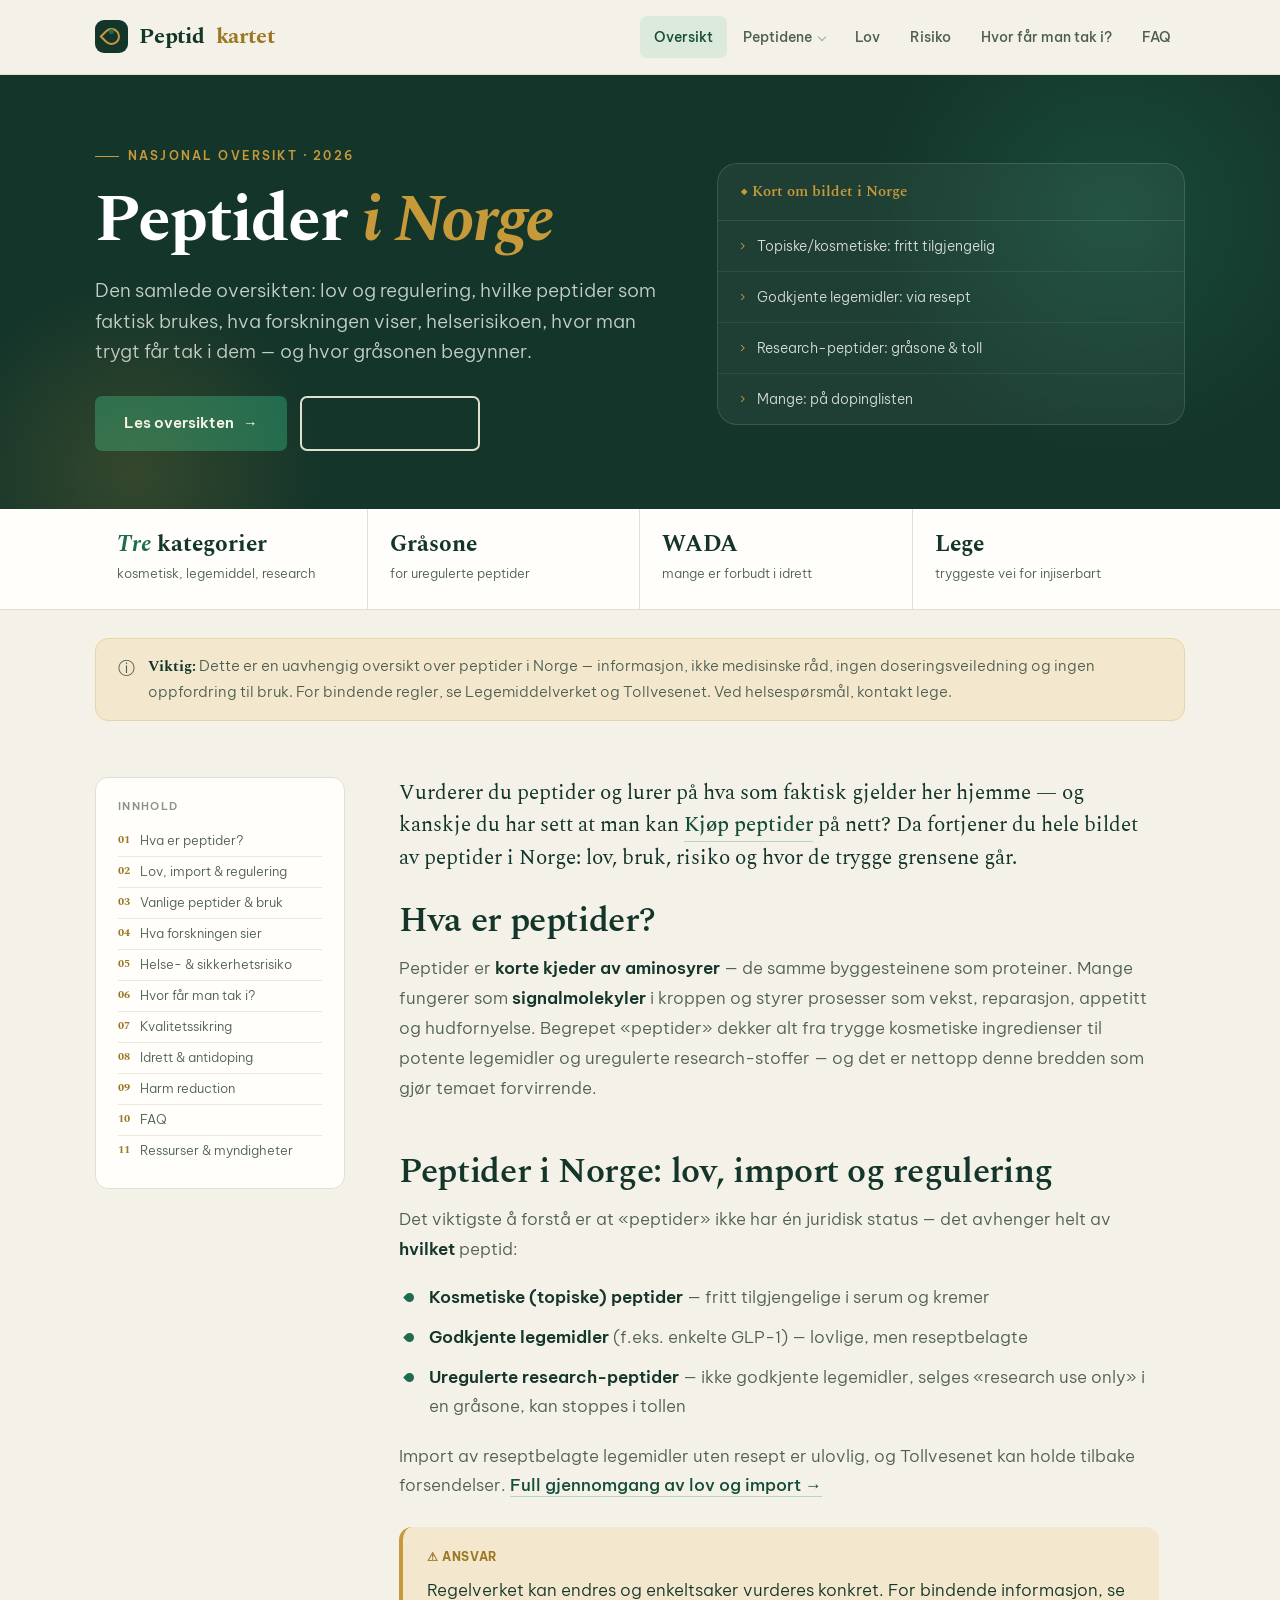
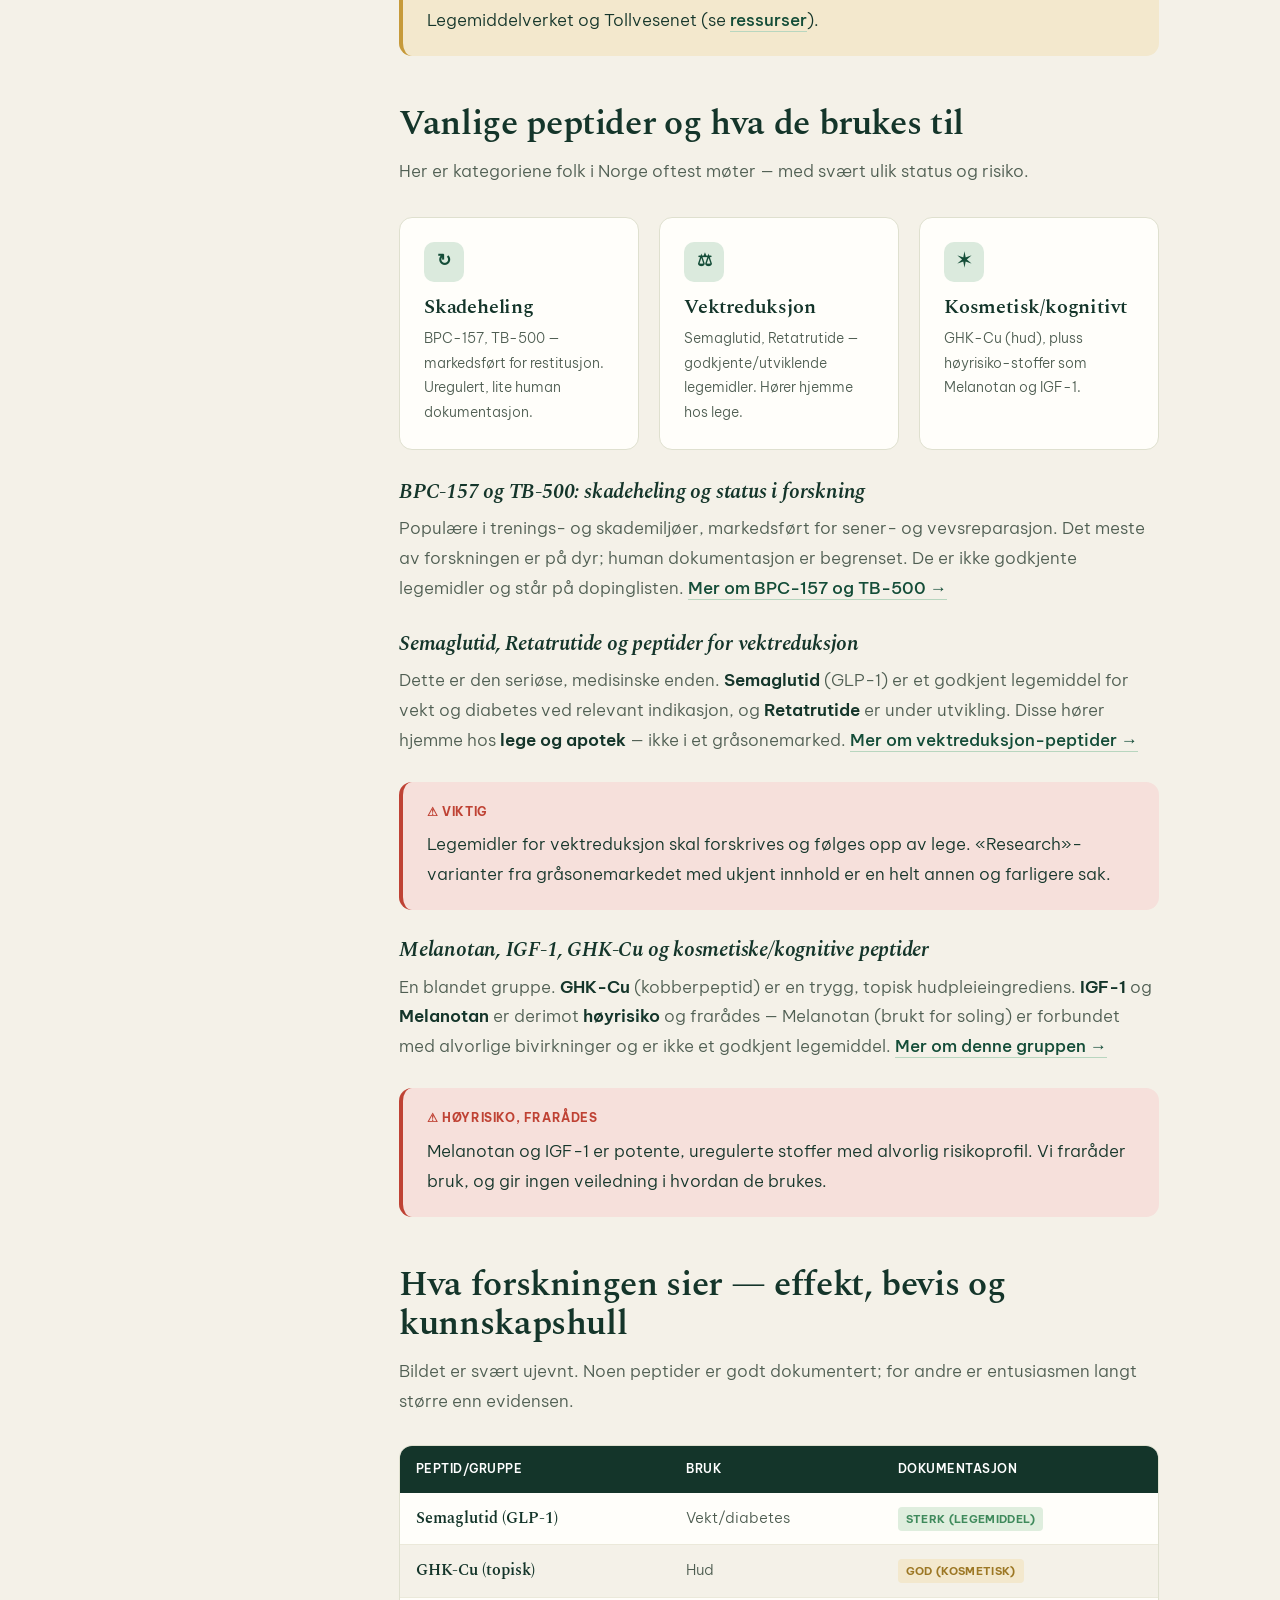
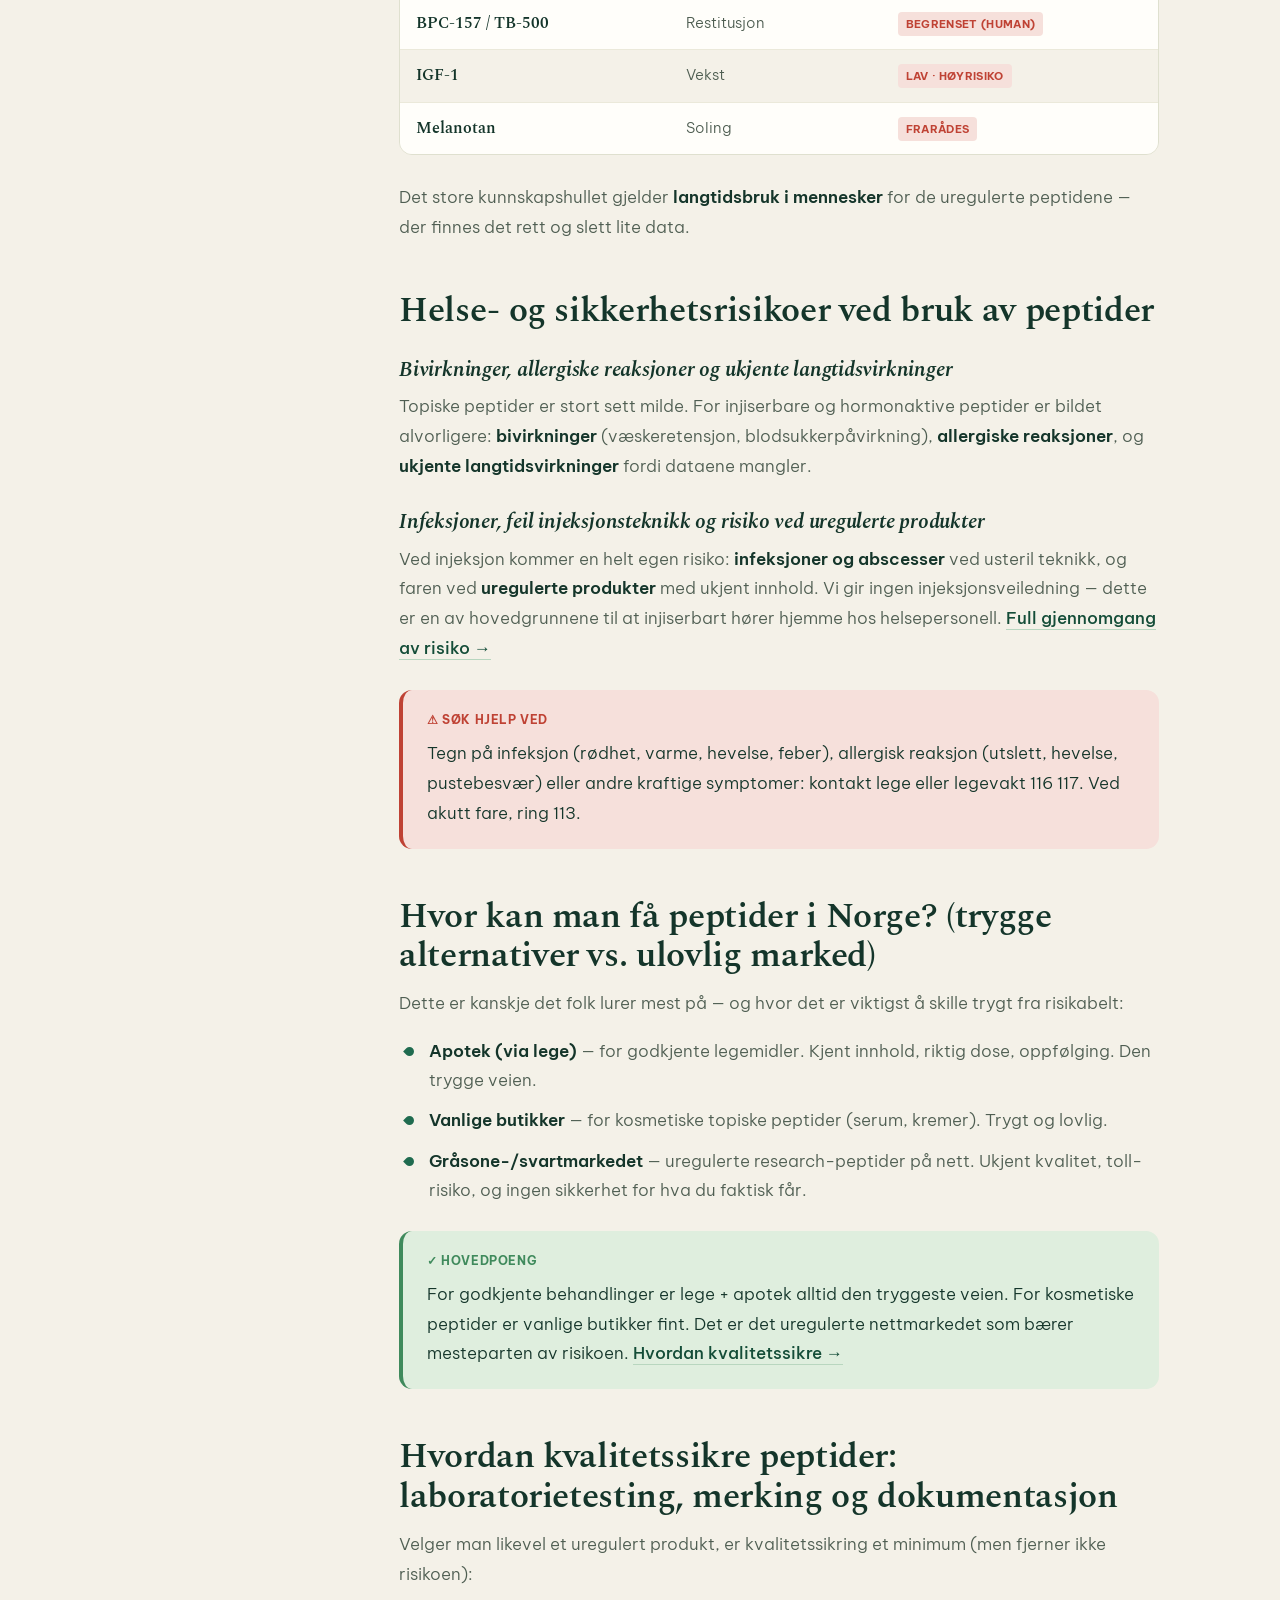
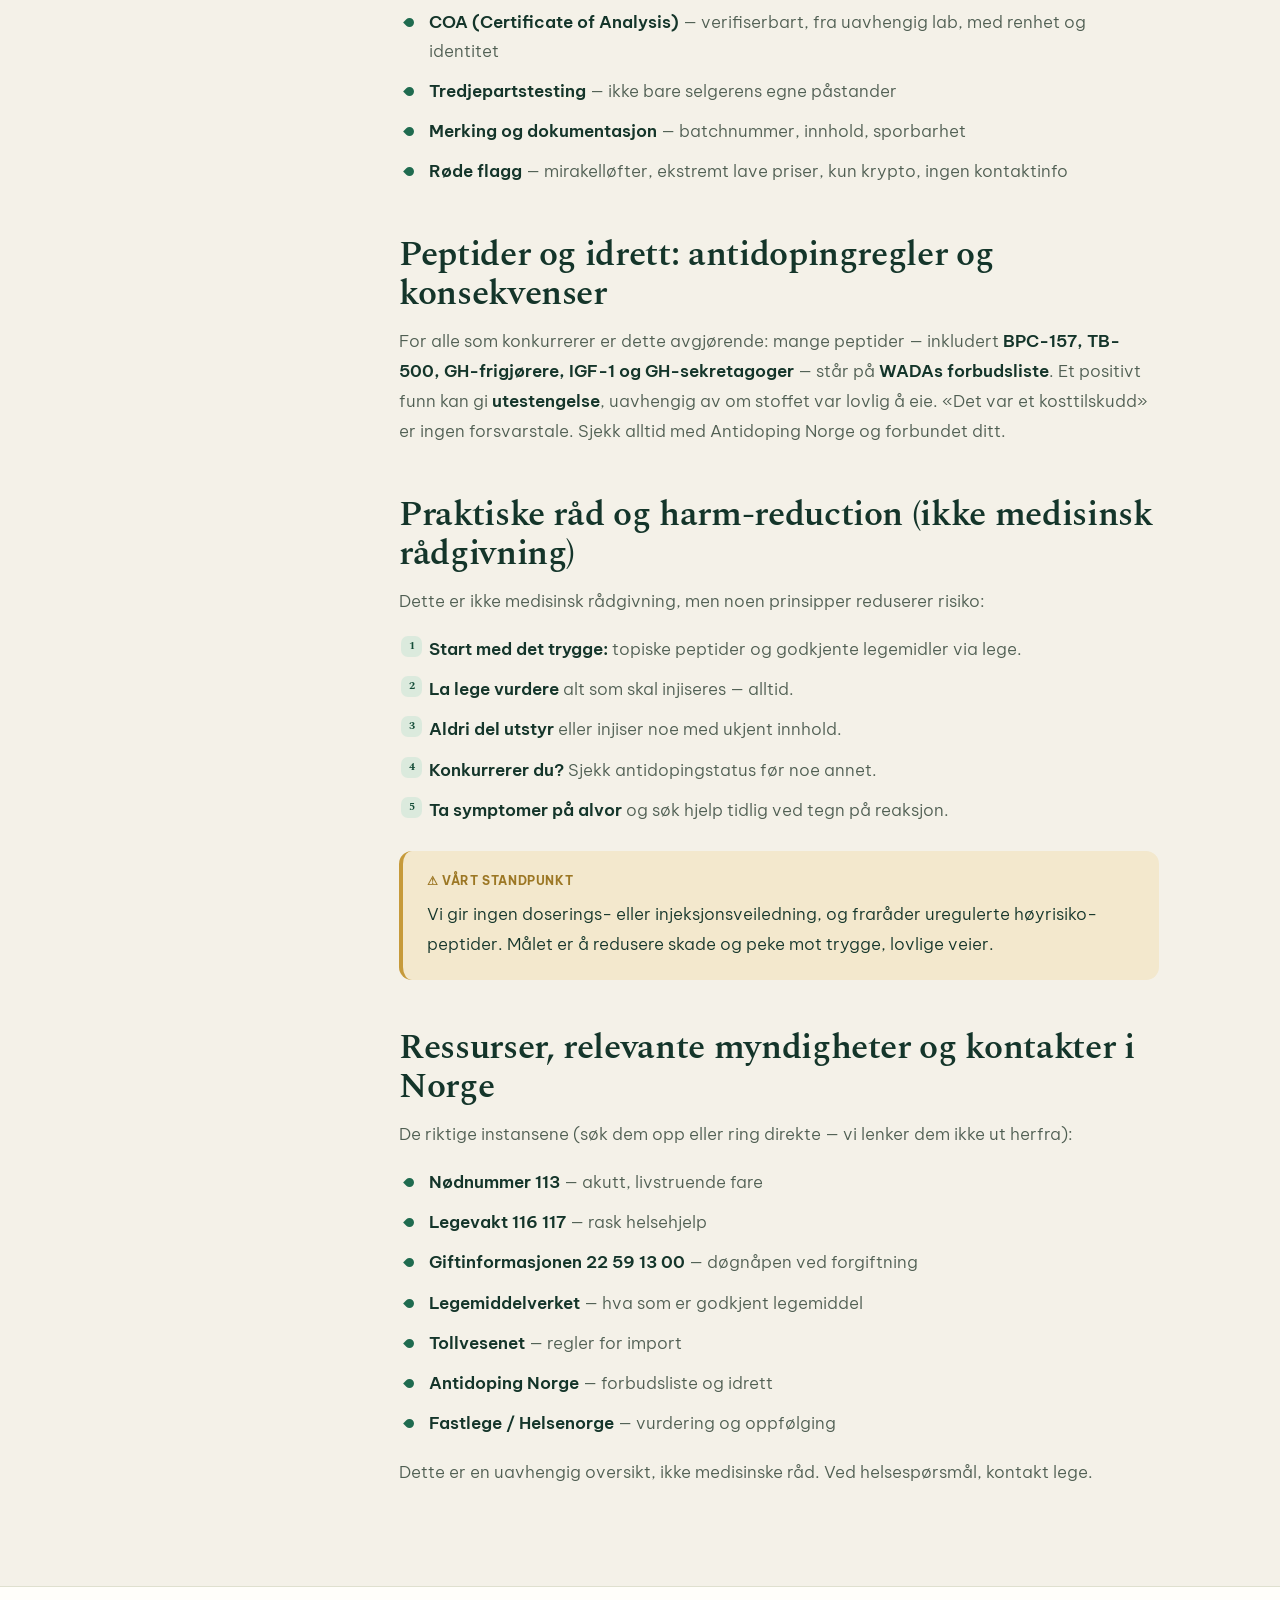
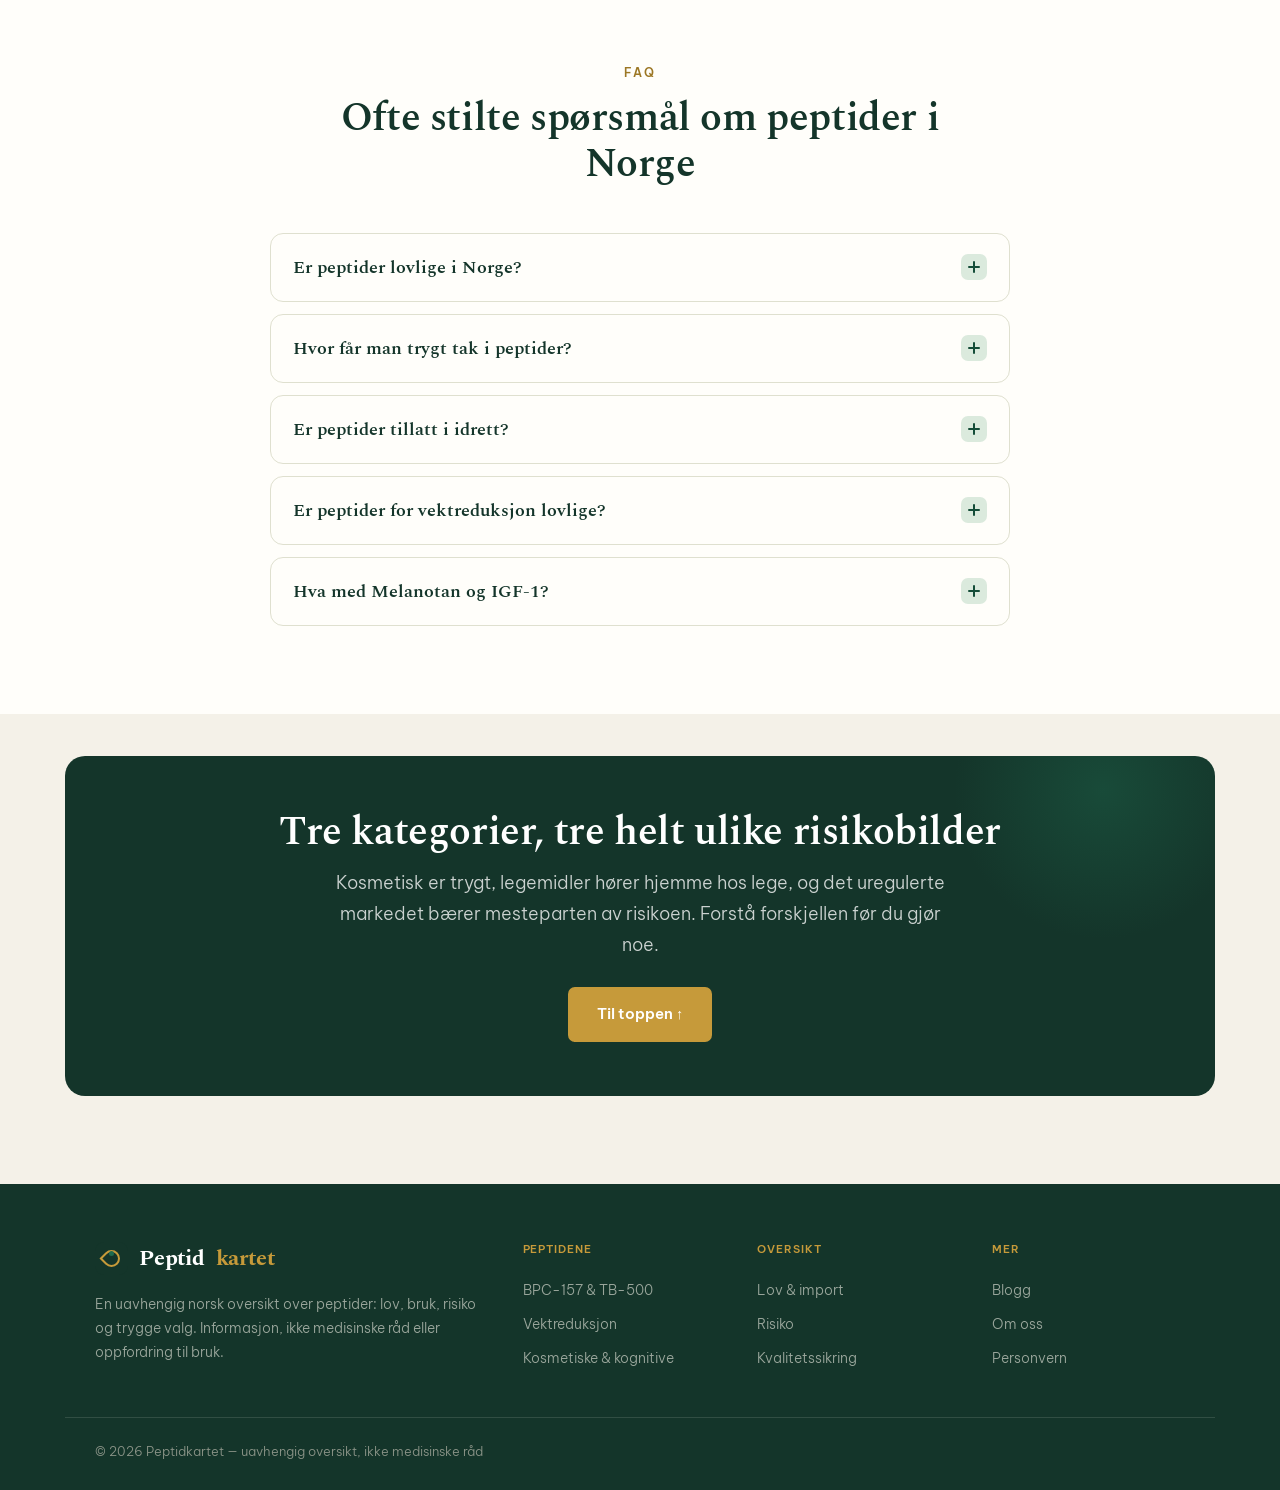
<file: index.html>
<!DOCTYPE html>
<html lang="no"><head>
<meta charset="utf-8"><meta name="viewport" content="width=device-width, initial-scale=1.0">
<title>Peptider i Norge: Lov, Bruk, Risiko og Trygge Valg — Oversikt (2026)</title>
<meta name="title" content="Peptider i Norge: Lov, Bruk, Risiko og Trygge Valg — Oversikt (2026)">
<meta name="description" content="Peptider i Norge forklart: lov, import og regulering, vanlige peptider og bruk, hva forskningen sier, helserisiko, hvor man trygt får tak i dem, kvalitetssikring, idrett og harm reduction.">
<meta name="keywords" content="peptider i norge, peptider norge, peptider lovlig norge, peptider regulering">
<meta name="robots" content="index, follow">
<meta name="googlebot" content="index, follow, max-snippet:-1, max-image-preview:large, max-video-preview:-1">
<link rel="canonical" href="index.html">
<link rel="icon" type="image/svg+xml" href="favicon.svg">
<link rel="icon" type="image/png" sizes="32x32" href="favicon-32.png">
<link rel="apple-touch-icon" href="favicon.png">
<link rel="preconnect" href="https://fonts.googleapis.com"><link rel="preconnect" href="https://fonts.gstatic.com" crossorigin>
<link rel="stylesheet" href="https://fonts.googleapis.com/css2?family=Spectral:ital,wght@0,400;0,500;0,600;0,700;1,400;1,500&family=Be+Vietnam+Pro:wght@300;400;500;600;700&display=swap">
<style>
/* ============================================
   PEPTIDER I NORGE — Site #17 (design #18)
   National overview. Deep forest-green + warm gold + cream.
   Spectral + Be Vietnam Pro.
   ============================================ */
:root{
  --bg:#f4f1e8;
  --bg-2:#e9e4d4;
  --surface:#fffefa;
  --ink:#14352a;
  --ink-2:#4f5e52;
  --ink-3:#8a9387;
  --line:#dfe0cf;
  --line-2:#ebe9da;
  --forest:#1f6b4f;
  --forest-dark:#144d38;
  --forest-soft:#dbeadd;
  --gold:#c69a3a;
  --gold-dark:#9c7724;
  --gold-soft:#f3e8cd;
  --clay:#b9683f;
  --red:#bf4234;
  --red-soft:#f6e0db;
  --green:#3f8a5c;
  --green-soft:#dfeede;
  --r-sm:7px;
  --r:13px;
  --r-lg:20px;
  --disp:'Spectral',Georgia,serif;
  --body:'Be Vietnam Pro',-apple-system,sans-serif;
  --maxw:1150px;
}
*{box-sizing:border-box;margin:0;padding:0}
html{scroll-behavior:smooth;-webkit-text-size-adjust:100%}
body{background:var(--bg);color:var(--ink);font-family:var(--body);font-size:17px;line-height:1.72;font-weight:300;-webkit-font-smoothing:antialiased}
::selection{background:var(--forest);color:#fff}
a{color:var(--forest-dark);text-decoration:none}
a:hover{color:var(--ink)}
h1,h2,h3,h4{font-family:var(--disp);font-weight:600;line-height:1.16;letter-spacing:-0.01em;color:var(--ink)}
img{max-width:100%;display:block}
.wrap{max-width:var(--maxw);margin:0 auto;padding:0 30px}
.eyebrow{font-family:var(--body);font-weight:600;font-size:12px;text-transform:uppercase;letter-spacing:.18em;color:var(--gold-dark)}

/* topbar */
.topbar{position:sticky;top:0;z-index:1000;background:rgba(244,241,232,.93);backdrop-filter:blur(10px);border-bottom:1px solid var(--line)}
.topbar-inner{max-width:var(--maxw);margin:0 auto;padding:0 30px;height:74px;display:flex;align-items:center;justify-content:space-between}
.brand{display:flex;align-items:center;gap:11px;font-family:var(--disp);font-weight:700;font-size:22px;letter-spacing:-0.01em;color:var(--ink)}
.brand .mk{width:33px;height:33px;border-radius:9px;background:var(--ink);position:relative;flex-shrink:0;display:flex;align-items:center;justify-content:center}
.brand .mk::before{content:'';width:13px;height:13px;border:2px solid var(--gold);border-radius:50% 50% 50% 0;transform:rotate(45deg)}
.brand .mk::after{content:'';position:absolute;top:9px;width:5px;height:5px;border-radius:50%;background:var(--forest)}
.brand b{color:var(--gold-dark)}
.nav{display:flex;align-items:center;gap:2px;list-style:none}
.nav>li{position:relative}
.nav>li>a{display:block;padding:9px 14px;font-family:var(--body);font-weight:500;font-size:14px;color:var(--ink-2);border-radius:var(--r-sm);transition:all .15s}
.nav>li>a:hover{color:var(--ink);background:var(--bg-2)}
.nav a.current{color:var(--forest-dark);background:var(--forest-soft)}
.has-menu>a::after{content:'';display:inline-block;width:5px;height:5px;margin-left:7px;border-right:1.5px solid currentColor;border-bottom:1.5px solid currentColor;transform:translateY(-2px) rotate(45deg);opacity:.5}
.menu{position:absolute;top:calc(100% + 8px);left:0;min-width:270px;background:var(--surface);border:1px solid var(--line);border-radius:var(--r);padding:8px;opacity:0;visibility:hidden;transform:translateY(-6px);transition:all .16s;box-shadow:0 18px 44px -16px rgba(20,53,42,.26)}
.has-menu:hover .menu,.has-menu:focus-within .menu{opacity:1;visibility:visible;transform:translateY(0)}
.menu a{display:flex;gap:11px;padding:10px 12px;font-size:14px;color:var(--ink-2);border-radius:var(--r-sm)}
.menu a:hover{background:var(--forest-soft);color:var(--forest-dark)}
.menu a .n{font-family:var(--disp);font-weight:700;font-size:14px;color:var(--gold-dark);min-width:16px}
.btn{display:inline-flex;align-items:center;gap:9px;font-family:var(--body);font-weight:600;font-size:14.5px;padding:13px 27px;border:2px solid transparent;cursor:pointer;transition:all .18s;border-radius:var(--r-sm)}
.btn-solid{background:var(--forest);color:#fff}
.btn-solid:hover{background:var(--forest-dark);color:#fff}
.btn-gold{background:var(--gold);color:#fff}
.btn-gold:hover{background:var(--gold-dark);color:#fff}
.btn-line{background:transparent;color:var(--ink);border-color:var(--line)}
.btn-line:hover{border-color:var(--forest);color:var(--forest-dark)}
.btn .arr{transition:transform .18s}.btn:hover .arr{transform:translateX(3px)}
.burger{display:none;width:44px;height:44px;border:1px solid var(--line);background:var(--surface);cursor:pointer;flex-direction:column;align-items:center;justify-content:center;gap:4px;border-radius:var(--r-sm)}
.burger span{width:18px;height:2px;background:var(--ink)}
.mnav{display:none}

/* hero */
.hero{background:var(--ink);color:#fff;position:relative;overflow:hidden}
.hero::before{content:'';position:absolute;top:-30%;right:-8%;width:540px;height:540px;border-radius:50%;background:radial-gradient(circle,rgba(31,107,79,.4),transparent 64%);pointer-events:none}
.hero::after{content:'';position:absolute;bottom:-40%;left:-6%;width:420px;height:420px;border-radius:50%;background:radial-gradient(circle,rgba(198,154,58,.18),transparent 64%);pointer-events:none}
.hero-grid{position:relative;max-width:var(--maxw);margin:0 auto;padding:62px 30px 58px;display:grid;grid-template-columns:1.1fr .9fr;gap:50px;align-items:center}
.hero .eyebrow{display:inline-flex;align-items:center;gap:9px;color:var(--gold);margin-bottom:20px}
.hero .eyebrow::before{content:'';width:24px;height:1.5px;background:var(--gold)}
.hero h1{font-size:clamp(40px,5.6vw,66px);font-weight:700;line-height:1.04;letter-spacing:-0.02em;color:#fff}
.hero h1 em{font-style:italic;color:var(--gold)}
.hero-lede{font-size:19px;line-height:1.6;color:rgba(255,255,255,.76);max-width:34em;margin:20px 0 30px;font-weight:300}
.hero-actions{display:flex;gap:13px;flex-wrap:wrap}
.hero-card{background:rgba(255,255,255,.05);border:1px solid rgba(255,255,255,.13);border-radius:var(--r-lg);overflow:hidden;backdrop-filter:blur(4px)}
.hero-card .hh{padding:15px 22px;border-bottom:1px solid rgba(255,255,255,.1);font-family:var(--disp);font-weight:600;font-size:15px;color:var(--gold);display:flex;align-items:center;gap:9px}
.hero-card .hr{display:flex;gap:12px;padding:13px 22px;border-bottom:1px solid rgba(255,255,255,.07);font-size:14px;color:rgba(255,255,255,.82);align-items:flex-start;font-weight:300}
.hero-card .hr:last-child{border-bottom:0}
.hero-card .hr .ic{color:var(--gold);flex-shrink:0}

/* ribbon */
.ribbon{background:var(--surface);border-bottom:1px solid var(--line)}
.ribbon-inner{max-width:var(--maxw);margin:0 auto;padding:0 30px;display:grid;grid-template-columns:repeat(4,1fr)}
.ribbon .r{padding:24px 22px;border-right:1px solid var(--line)}
.ribbon .r:last-child{border-right:0}
.ribbon .r .n{font-family:var(--disp);font-weight:700;font-size:23px;color:var(--ink);line-height:1}
.ribbon .r .n em{font-style:italic;color:var(--forest)}
.ribbon .r .l{font-size:12.5px;color:var(--ink-2);margin-top:7px}

/* disclaimer */
.disclaimer{max-width:var(--maxw);margin:28px auto 0;padding:0 30px}
.disclaimer-in{background:var(--gold-soft);border:1px solid #e6d5a6;border-radius:var(--r);padding:15px 22px;display:flex;gap:13px;align-items:flex-start;font-size:14.5px;color:var(--ink-2)}
.disclaimer-in .ic{font-size:17px;flex-shrink:0}
.disclaimer-in strong{color:var(--ink);font-family:var(--disp)}

/* pillar */
.pillar{padding:56px 0 80px}
.pillar-grid{max-width:var(--maxw);margin:0 auto;padding:0 30px;display:grid;grid-template-columns:250px 1fr;gap:54px;align-items:start}
.toc{position:sticky;top:90px;background:var(--surface);border:1px solid var(--line);border-radius:var(--r);padding:22px;max-height:calc(100vh - 120px);overflow-y:auto}
.toc h4{font-family:var(--body);font-weight:600;font-size:11px;text-transform:uppercase;letter-spacing:.12em;color:var(--ink-3);margin-bottom:14px}
.toc ol{list-style:none;counter-reset:t}
.toc li{counter-increment:t}
.toc a{display:flex;gap:10px;padding:6px 0;font-size:13px;color:var(--ink-2);line-height:1.38;border:0;border-top:1px solid var(--line-2)}
.toc li:first-child a{border-top:0}
.toc a::before{content:counter(t,decimal-leading-zero);font-family:var(--disp);font-weight:700;font-size:11px;color:var(--gold-dark);flex-shrink:0}
.toc a:hover{color:var(--forest-dark)}

.prose{max-width:760px}
.prose .lead{font-size:21px;line-height:1.56;color:var(--ink);margin-bottom:26px;font-family:var(--disp);font-weight:400}
.prose h2{font-size:clamp(26px,3vw,35px);font-weight:600;margin:48px 0 14px;letter-spacing:-0.01em;line-height:1.12}
.prose h2:first-of-type{margin-top:0}
.prose h3{font-size:21px;font-weight:600;margin:28px 0 10px;color:var(--ink);font-style:italic}
.prose p{color:var(--ink-2);margin-bottom:18px;font-size:17px;line-height:1.76;font-weight:300}
.prose a{color:var(--forest-dark);font-weight:500;border-bottom:1px solid #b8d6bf}
.prose a:hover{border-bottom-color:var(--forest-dark)}
.prose strong{color:var(--ink);font-weight:600}
.prose ul,.prose ol{margin:0 0 20px;padding-left:2px;list-style:none}
.prose li{position:relative;padding-left:28px;margin-bottom:11px;color:var(--ink-2);font-weight:300}
.prose ul li::before{content:'';position:absolute;left:4px;top:10px;width:9px;height:9px;border-radius:50% 50% 50% 0;background:var(--forest);transform:rotate(45deg)}
.prose ol{counter-reset:li}.prose ol li{counter-increment:li}
.prose ol li::before{content:counter(li);position:absolute;left:0;top:1px;width:21px;height:21px;border-radius:var(--r-sm);background:var(--forest-soft);color:var(--forest-dark);font-family:var(--disp);font-weight:700;font-size:11px;display:flex;align-items:center;justify-content:center}

.box{border-radius:var(--r);padding:20px 24px;margin:26px 0}
.box .h{font-family:var(--body);font-weight:700;font-size:12px;text-transform:uppercase;letter-spacing:.05em;margin-bottom:8px;display:flex;align-items:center;gap:8px}
.box.info{background:var(--forest-soft)}.box.info .h{color:var(--forest-dark)}.box.info p{color:var(--ink);margin:0}
.box.tip{background:var(--gold-soft)}.box.tip .h{color:var(--gold-dark)}.box.tip p{color:var(--ink);margin:0}
.box.warn{background:var(--gold-soft);border-left:4px solid var(--gold)}.box.warn .h{color:var(--gold-dark)}.box.warn p{color:var(--ink);margin:0}
.box.danger{background:var(--red-soft);border-left:4px solid var(--red)}.box.danger .h{color:var(--red)}.box.danger p{color:var(--ink);margin:0}
.box.good{background:var(--green-soft);border-left:4px solid var(--green)}.box.good .h{color:var(--green)}.box.good p{color:var(--ink);margin:0}

.figure{margin:30px 0}.figure img{border-radius:var(--r);width:100%}
.figure figcaption{margin-top:10px;font-size:13.5px;color:var(--ink-3);text-align:center;font-style:italic}

.tablewrap{overflow-x:auto;margin:28px 0;border:1px solid var(--line);border-radius:var(--r)}
.dtable{width:100%;border-collapse:collapse;font-size:14.5px;background:var(--surface)}
.dtable thead th{background:var(--ink);color:#fff;font-family:var(--body);font-weight:600;font-size:12px;text-transform:uppercase;letter-spacing:.04em;text-align:left;padding:13px 16px}
.dtable tbody td{padding:12px 16px;border-bottom:1px solid var(--line-2);color:var(--ink-2);vertical-align:middle;font-weight:300}
.dtable tbody tr:last-child td{border-bottom:0}
.dtable tbody tr:nth-child(even){background:var(--bg)}
.dtable .it{font-family:var(--disp);font-weight:600;color:var(--ink);font-size:16px}
.evtag{display:inline-block;font-family:var(--body);font-weight:700;font-size:10.5px;text-transform:uppercase;letter-spacing:.03em;padding:3px 8px;border-radius:4px}
.evtag.low{background:var(--red-soft);color:var(--red)}
.evtag.med{background:var(--gold-soft);color:var(--gold-dark)}
.evtag.high{background:var(--green-soft);color:var(--green)}

/* cat cards */
.cats{display:grid;grid-template-columns:repeat(3,1fr);gap:20px;margin:30px 0}
.cat{background:var(--surface);border:1px solid var(--line);border-radius:var(--r);padding:24px;transition:all .2s}
.cat:hover{transform:translateY(-3px);box-shadow:0 20px 42px -22px rgba(20,53,42,.26)}
.cat .ic{width:40px;height:40px;border-radius:10px;background:var(--forest-soft);display:flex;align-items:center;justify-content:center;font-family:var(--disp);font-weight:700;font-size:17px;color:var(--forest-dark);margin-bottom:14px}
.cat h4{font-family:var(--disp);font-size:20px;margin-bottom:7px}
.cat p{font-size:14px;color:var(--ink-2);margin:0;font-weight:300}

/* cards (blog) */
.cards{display:grid;grid-template-columns:repeat(3,1fr);gap:22px}
.card{background:var(--surface);border:1px solid var(--line);border-radius:var(--r);overflow:hidden;display:flex;flex-direction:column;transition:all .2s}
.card:hover{box-shadow:0 22px 46px -22px rgba(20,53,42,.3);transform:translateY(-3px)}
.card .ph{aspect-ratio:16/10;overflow:hidden}.card .ph img{width:100%;height:100%;object-fit:cover;transition:transform .5s}.card:hover .ph img{transform:scale(1.05)}
.card .bd{padding:22px;display:flex;flex-direction:column;flex:1}
.card .kick{font-family:var(--body);font-weight:600;font-size:11px;text-transform:uppercase;letter-spacing:.07em;color:var(--gold-dark);margin-bottom:9px}
.card h3{font-size:20px;margin-bottom:8px;line-height:1.24;font-weight:600}.card h3 a{color:var(--ink);border:0}.card h3 a:hover{color:var(--forest-dark)}
.card p{font-size:14px;color:var(--ink-2);margin-bottom:14px;flex:1;font-weight:300}
.card .go{font-family:var(--body);font-weight:600;font-size:13px;color:var(--forest-dark)}
.sec-head{max-width:640px;margin:0 auto 44px;text-align:center}
.sec-head .eyebrow{display:block;margin-bottom:12px}
.sec-head h2{font-size:clamp(28px,3.6vw,40px);font-weight:600}
.sec-head p{margin-top:12px;color:var(--ink-2);font-size:17px;font-weight:300}

/* faq */
.faq{background:var(--surface);border-top:1px solid var(--line);padding:76px 0}
.faq-wrap{max-width:800px;margin:0 auto;padding:0 30px}
.faq-list{margin-top:38px}
.faq-item{border:1px solid var(--line);border-radius:var(--r);margin-bottom:12px;overflow:hidden;transition:box-shadow .2s}
.faq-item.open{box-shadow:0 14px 34px -18px rgba(20,53,42,.22)}
.faq-q{width:100%;background:none;border:0;text-align:left;cursor:pointer;padding:20px 22px;display:flex;align-items:center;gap:16px;font-family:var(--disp);font-weight:600;font-size:18px;color:var(--ink)}
.faq-q .q{flex:1}
.faq-q .pm{width:26px;height:26px;border-radius:var(--r-sm);background:var(--forest-soft);color:var(--forest-dark);flex-shrink:0;position:relative}
.faq-q .pm::before,.faq-q .pm::after{content:'';position:absolute;background:currentColor;border-radius:2px}
.faq-q .pm::before{left:7px;right:7px;top:12px;height:2px}
.faq-q .pm::after{top:7px;bottom:7px;left:12px;width:2px;transition:transform .25s}
.faq-item.open .pm{background:var(--forest);color:#fff}
.faq-item.open .pm::after{transform:scaleY(0)}
.faq-a{max-height:0;overflow:hidden;transition:max-height .3s ease}
.faq-item.open .faq-a{max-height:520px}
.faq-a-in{padding:0 22px 22px 22px;color:var(--ink-2);font-size:16px;line-height:1.7;font-weight:300}

/* cta */
.cta{padding:42px 0 88px}
.cta-inner{max-width:var(--maxw);margin:0 auto;padding:54px 46px;background:var(--ink);border-radius:var(--r-lg);text-align:center;color:#fff;position:relative;overflow:hidden}
.cta-inner::before{content:'';position:absolute;top:-40%;right:-5%;width:340px;height:340px;border-radius:50%;background:radial-gradient(circle,rgba(31,107,79,.4),transparent 62%)}
.cta-inner h2{position:relative;color:#fff;font-size:clamp(27px,3.4vw,40px);margin-bottom:12px;font-weight:600}
.cta-inner p{position:relative;color:rgba(255,255,255,.78);font-size:18px;max-width:34em;margin:0 auto 26px;font-weight:300}
.cta-inner .btn{position:relative;background:var(--gold);color:#fff}
.cta-inner .btn:hover{background:#fff;color:var(--ink)}

/* footer */
footer{background:var(--ink);color:rgba(244,241,232,.6);padding:56px 0 28px}
.foot-grid{max-width:var(--maxw);margin:0 auto;padding:0 30px;display:grid;grid-template-columns:2fr 1fr 1fr 1fr;gap:42px}
.foot-brand .brand{color:#fff;margin-bottom:14px}.foot-brand .brand b{color:var(--gold)}
.foot-brand p{font-size:14px;max-width:30em;font-weight:300}
.foot-col h5{font-family:var(--body);font-weight:600;font-size:11px;text-transform:uppercase;letter-spacing:.08em;color:var(--gold);margin-bottom:14px}
.foot-col a{display:block;color:rgba(244,241,232,.6);font-size:14px;padding:5px 0;font-weight:300}
.foot-col a:hover{color:#fff}
.foot-bottom{max-width:var(--maxw);margin:42px auto 0;padding:22px 30px 0;border-top:1px solid rgba(244,241,232,.13);display:flex;justify-content:space-between;gap:16px;flex-wrap:wrap;font-size:13px;color:var(--ink-3);font-weight:300}
.foot-bottom a{color:var(--ink-3)}.foot-bottom a:hover{color:var(--gold)}

/* interior */
.pagehead{background:var(--ink);color:#fff;padding:48px 0 42px;position:relative;overflow:hidden}
.pagehead::before{content:'';position:absolute;top:-160px;right:-50px;width:440px;height:400px;border-radius:50%;background:radial-gradient(circle,rgba(31,107,79,.34),transparent 64%)}
.crumbs{position:relative;font-size:13px;color:rgba(255,255,255,.5);margin-bottom:16px;font-weight:500}
.crumbs a{color:rgba(255,255,255,.72)}.crumbs .sep{margin:0 8px;color:var(--gold)}
.pagehead .eyebrow{position:relative;display:block;margin-bottom:12px;color:var(--gold)}
.pagehead h1{position:relative;font-size:clamp(30px,4.2vw,46px);max-width:18em;color:#fff;font-weight:700}
.pagehead h1 em{font-style:italic;color:var(--gold)}
.pagehead .sub{position:relative;margin-top:14px;font-size:18px;color:rgba(255,255,255,.74);max-width:40em;font-weight:300}
.doc-hero{max-width:var(--maxw);margin:28px auto 0;padding:0 30px}
.doc-hero img{width:100%;border-radius:var(--r-lg);aspect-ratio:16/7;object-fit:cover}
.doc{padding:46px 0 80px}
.doc-grid{max-width:var(--maxw);margin:0 auto;padding:0 30px;display:grid;grid-template-columns:1fr 280px;gap:54px;align-items:start}
.side{position:sticky;top:90px;display:flex;flex-direction:column;gap:20px}
.side-card{background:var(--surface);border:1px solid var(--line);border-radius:var(--r);padding:22px}
.side-card h4{font-family:var(--body);font-weight:600;font-size:11px;text-transform:uppercase;letter-spacing:.08em;color:var(--ink-3);margin-bottom:14px}
.side-list{list-style:none}
.side-list a{display:flex;gap:10px;padding:10px 0;font-size:14px;color:var(--ink);border:0;border-top:1px solid var(--line-2);font-weight:500}
.side-list li:first-child a{border-top:0}.side-list a:hover{color:var(--forest-dark)}
.side-list a .n{font-family:var(--disp);font-weight:700;font-size:12px;color:var(--gold-dark);flex-shrink:0}
.side-cta{background:var(--forest-soft);border-radius:var(--r);padding:24px}
.side-cta h4{font-family:var(--disp);font-size:18px;color:var(--forest-dark);margin-bottom:8px}
.side-cta p{font-size:14px;color:var(--ink-2);margin-bottom:16px;font-weight:300}
.side-cta .btn{width:100%;justify-content:center;font-size:13px;background:var(--ink);color:#fff}

@media(max-width:980px){
  .hero-grid,.pillar-grid,.doc-grid{grid-template-columns:1fr;gap:38px}
  .toc,.side{position:static}.toc{max-height:none}
  .cats,.cards{grid-template-columns:1fr 1fr}
  .ribbon-inner{grid-template-columns:1fr 1fr}
}
@media(max-width:760px){
  .nav{display:none}.burger{display:flex}
  .cats,.cards{grid-template-columns:1fr}
  .ribbon-inner{grid-template-columns:1fr 1fr}
  .foot-grid{grid-template-columns:1fr 1fr}
  .cta-inner{padding:42px 24px}
  .mnav{position:fixed;inset:0;background:var(--bg);z-index:2000;padding:80px 26px 32px;overflow-y:auto;display:none}
  .mnav.open{display:block}
  .mnav a{display:block;font-family:var(--disp);font-weight:600;font-size:22px;padding:14px 0;border-bottom:1px solid var(--line);color:var(--ink)}
  .mnav-x{position:absolute;top:18px;right:24px;width:44px;height:44px;border:1px solid var(--ink);background:transparent;font-size:22px;cursor:pointer;border-radius:var(--r-sm);color:var(--ink)}
}

</style>
<script type="application/ld+json">
{"@context":"https://schema.org","@type":"WebPage","name":"Peptider i Norge","url":"index.html","significantLink":"https://steroxlabs.app","mainEntity":{"@type":"FAQPage","mainEntity":[
{"@type":"Question","name":"Er peptider lovlige i Norge?","acceptedAnswer":{"@type":"Answer","text":"Det kommer an på peptidet. Topiske kosmetiske peptider er fritt tilgjengelige. Reseptbelagte legemidler krever resept. Uregulerte research-peptider selges i en gråsone, kan stoppes i tollen, og mange står på dopinglisten."}},
{"@type":"Question","name":"Hvor får man tak i peptider i Norge?","acceptedAnswer":{"@type":"Answer","text":"Trygge veier er apotek (for godkjente legemidler via lege) og vanlige butikker for kosmetiske peptider. Uregulerte research-peptider selges i et gråsonemarked med ukjent kvalitet og risiko."}},
{"@type":"Question","name":"Er peptider tillatt i idrett?","acceptedAnswer":{"@type":"Answer","text":"Mange peptider, inkludert BPC-157, TB-500, GH-frigjørere og IGF-1, står på WADAs forbudsliste. Bruk kan gi utestengelse uavhengig av om stoffet var lovlig å eie."}}
]}}
</script>
</head><body>

<header class="topbar"><div class="topbar-inner">
<a href="index.html" class="brand"><span class="mk"></span>Peptid<b>kartet</b></a>
<nav><ul class="nav">
<li><a href="index.html" class="current">Oversikt</a></li>
<li class="has-menu"><a href="#vanlige">Peptidene</a><div class="menu">
<a href="#bpc"><span class="n">›</span> BPC-157 &amp; TB-500</a>
<a href="#vekt"><span class="n">›</span> Vektreduksjon</a>
<a href="#kosmetiske"><span class="n">›</span> Kosmetiske &amp; kognitive</a></div></li>
<li><a href="#lov">Lov</a></li>
<li><a href="#risiko">Risiko</a></li>
<li><a href="#hvor">Hvor får man tak i?</a></li>
<li><a href="#faq">FAQ</a></li>
</ul></nav>
<button class="burger" onclick="toggleNav()" aria-label="Meny"><span></span><span></span><span></span></button>
</div></header>
<div class="mnav" id="mnav"><button class="mnav-x" onclick="toggleNav()">✕</button>
<a href="#hva">Hva er peptider</a><a href="#lov">Lov &amp; regulering</a><a href="#vanlige">Vanlige peptider</a><a href="#forskning">Forskningen</a><a href="#risiko">Risiko</a><a href="#hvor">Hvor får man tak i?</a><a href="#kvalitet">Kvalitetssikring</a><a href="#idrett">Idrett &amp; doping</a><a href="#harm">Harm reduction</a><a href="#faq">FAQ</a><a href="#ressurser">Ressurser</a></div>

<section class="hero"><div class="hero-grid">
  <div>
    <span class="eyebrow">Nasjonal oversikt · 2026</span>
    <h1>Peptider <em>i Norge</em></h1>
    <p class="hero-lede">Den samlede oversikten: lov og regulering, hvilke peptider som faktisk brukes, hva forskningen viser, helserisikoen, hvor man trygt får tak i dem — og hvor gråsonen begynner.</p>
    <div class="hero-actions">
      <a href="#hva" class="btn btn-solid">Les oversikten <span class="arr">→</span></a>
      <a href="#lov" class="btn btn-line">Lov &amp; regulering</a>
    </div>
  </div>
  <div class="hero-card">
    <div class="hh">◆ Kort om bildet i Norge</div>
    <div class="hr"><span class="ic">›</span> Topiske/kosmetiske: fritt tilgjengelig</div>
    <div class="hr"><span class="ic">›</span> Godkjente legemidler: via resept</div>
    <div class="hr"><span class="ic">›</span> Research-peptider: gråsone &amp; toll</div>
    <div class="hr"><span class="ic">›</span> Mange: på dopinglisten</div>
  </div>
</div></section>

<div class="ribbon"><div class="ribbon-inner">
  <div class="r"><div class="n"><em>Tre</em> kategorier</div><div class="l">kosmetisk, legemiddel, research</div></div>
  <div class="r"><div class="n">Gråsone</div><div class="l">for uregulerte peptider</div></div>
  <div class="r"><div class="n">WADA</div><div class="l">mange er forbudt i idrett</div></div>
  <div class="r"><div class="n">Lege</div><div class="l">tryggeste vei for injiserbart</div></div>
</div></div>

<div class="disclaimer"><div class="disclaimer-in"><span class="ic">ⓘ</span><div><strong>Viktig:</strong> Dette er en uavhengig oversikt over peptider i Norge — informasjon, ikke medisinske råd, ingen doseringsveiledning og ingen oppfordring til bruk. For bindende regler, se Legemiddelverket og Tollvesenet. Ved helsespørsmål, kontakt lege.</div></div></div>

<section class="pillar"><div class="pillar-grid">
  <nav class="toc">
    <h4>Innhold</h4>
    <ol>
      <li><a href="#hva">Hva er peptider?</a></li>
      <li><a href="#lov">Lov, import &amp; regulering</a></li>
      <li><a href="#vanlige">Vanlige peptider &amp; bruk</a></li>
      <li><a href="#forskning">Hva forskningen sier</a></li>
      <li><a href="#risiko">Helse- &amp; sikkerhetsrisiko</a></li>
      <li><a href="#hvor">Hvor får man tak i?</a></li>
      <li><a href="#kvalitet">Kvalitetssikring</a></li>
      <li><a href="#idrett">Idrett &amp; antidoping</a></li>
      <li><a href="#harm">Harm reduction</a></li>
      <li><a href="#faq">FAQ</a></li>
      <li><a href="#ressurser">Ressurser &amp; myndigheter</a></li>
    </ol>
  </nav>

  <article class="prose">
    <p class="lead">Vurderer du peptider og lurer på hva som faktisk gjelder her hjemme — og kanskje du har sett at man kan <a href="https://steroxlabs.app" rel="nofollow">Kjøp peptider</a> på nett? Da fortjener du hele bildet av peptider i Norge: lov, bruk, risiko og hvor de trygge grensene går.</p>

    <h2 id="hva">Hva er peptider?</h2>
    <p>Peptider er <strong>korte kjeder av aminosyrer</strong> — de samme byggesteinene som proteiner. Mange fungerer som <strong>signalmolekyler</strong> i kroppen og styrer prosesser som vekst, reparasjon, appetitt og hudfornyelse. Begrepet «peptider» dekker alt fra trygge kosmetiske ingredienser til potente legemidler og uregulerte research-stoffer — og det er nettopp denne bredden som gjør temaet forvirrende.</p>

    <h2 id="lov">Peptider i Norge: lov, import og regulering</h2>
    <p>Det viktigste å forstå er at «peptider» ikke har én juridisk status — det avhenger helt av <strong>hvilket</strong> peptid:</p>
    <ul>
      <li><strong>Kosmetiske (topiske) peptider</strong> — fritt tilgjengelige i serum og kremer</li>
      <li><strong>Godkjente legemidler</strong> (f.eks. enkelte GLP-1) — lovlige, men reseptbelagte</li>
      <li><strong>Uregulerte research-peptider</strong> — ikke godkjente legemidler, selges «research use only» i en gråsone, kan stoppes i tollen</li>
    </ul>
    <p>Import av reseptbelagte legemidler uten resept er ulovlig, og Tollvesenet kan holde tilbake forsendelser. <a href="peptider-lov-import.html">Full gjennomgang av lov og import →</a></p>
    <div class="box warn"><div class="h">⚠ Ansvar</div><p>Regelverket kan endres og enkeltsaker vurderes konkret. For bindende informasjon, se Legemiddelverket og Tollvesenet (se <a href="#ressurser">ressurser</a>).</p></div>

    <h2 id="vanlige">Vanlige peptider og hva de brukes til</h2>
    <p>Her er kategoriene folk i Norge oftest møter — med svært ulik status og risiko.</p>
    <div class="cats">
      <div class="cat"><div class="ic">↻</div><h4>Skadeheling</h4><p>BPC-157, TB-500 — markedsført for restitusjon. Uregulert, lite human dokumentasjon.</p></div>
      <div class="cat"><div class="ic">⚖</div><h4>Vektreduksjon</h4><p>Semaglutid, Retatrutide — godkjente/utviklende legemidler. Hører hjemme hos lege.</p></div>
      <div class="cat"><div class="ic">✶</div><h4>Kosmetisk/kognitivt</h4><p>GHK-Cu (hud), pluss høyrisiko-stoffer som Melanotan og IGF-1.</p></div>
    </div>
    <h3 id="bpc">BPC-157 og TB-500: skadeheling og status i forskning</h3>
    <p>Populære i trenings- og skademiljøer, markedsført for sener- og vevsreparasjon. Det meste av forskningen er på dyr; human dokumentasjon er begrenset. De er ikke godkjente legemidler og står på dopinglisten. <a href="bpc-157-tb-500-norge.html">Mer om BPC-157 og TB-500 →</a></p>
    <h3 id="vekt">Semaglutid, Retatrutide og peptider for vektreduksjon</h3>
    <p>Dette er den seriøse, medisinske enden. <strong>Semaglutid</strong> (GLP-1) er et godkjent legemiddel for vekt og diabetes ved relevant indikasjon, og <strong>Retatrutide</strong> er under utvikling. Disse hører hjemme hos <strong>lege og apotek</strong> — ikke i et gråsonemarked. <a href="vektreduksjon-peptider.html">Mer om vektreduksjon-peptider →</a></p>
    <div class="box danger"><div class="h">⚠ Viktig</div><p>Legemidler for vektreduksjon skal forskrives og følges opp av lege. «Research»-varianter fra gråsonemarkedet med ukjent innhold er en helt annen og farligere sak.</p></div>
    <h3 id="kosmetiske">Melanotan, IGF-1, GHK-Cu og kosmetiske/kognitive peptider</h3>
    <p>En blandet gruppe. <strong>GHK-Cu</strong> (kobberpeptid) er en trygg, topisk hudpleieingrediens. <strong>IGF-1</strong> og <strong>Melanotan</strong> er derimot <strong>høyrisiko</strong> og frarådes — Melanotan (brukt for soling) er forbundet med alvorlige bivirkninger og er ikke et godkjent legemiddel. <a href="kosmetiske-kognitive-peptider.html">Mer om denne gruppen →</a></p>
    <div class="box danger"><div class="h">⚠ Høyrisiko, frarådes</div><p>Melanotan og IGF-1 er potente, uregulerte stoffer med alvorlig risikoprofil. Vi fraråder bruk, og gir ingen veiledning i hvordan de brukes.</p></div>

    <h2 id="forskning">Hva forskningen sier — effekt, bevis og kunnskapshull</h2>
    <p>Bildet er svært ujevnt. Noen peptider er godt dokumentert; for andre er entusiasmen langt større enn evidensen.</p>
    <div class="tablewrap"><table class="dtable">
      <thead><tr><th>Peptid/gruppe</th><th>Bruk</th><th>Dokumentasjon</th></tr></thead>
      <tbody>
        <tr><td class="it">Semaglutid (GLP-1)</td><td>Vekt/diabetes</td><td><span class="evtag high">Sterk (legemiddel)</span></td></tr>
        <tr><td class="it">GHK-Cu (topisk)</td><td>Hud</td><td><span class="evtag med">God (kosmetisk)</span></td></tr>
        <tr><td class="it">BPC-157 / TB-500</td><td>Restitusjon</td><td><span class="evtag low">Begrenset (human)</span></td></tr>
        <tr><td class="it">IGF-1</td><td>Vekst</td><td><span class="evtag low">Lav · høyrisiko</span></td></tr>
        <tr><td class="it">Melanotan</td><td>Soling</td><td><span class="evtag low">Frarådes</span></td></tr>
      </tbody>
    </table></div>
    <p>Det store kunnskapshullet gjelder <strong>langtidsbruk i mennesker</strong> for de uregulerte peptidene — der finnes det rett og slett lite data.</p>

    <h2 id="risiko">Helse- og sikkerhetsrisikoer ved bruk av peptider</h2>
    <h3>Bivirkninger, allergiske reaksjoner og ukjente langtidsvirkninger</h3>
    <p>Topiske peptider er stort sett milde. For injiserbare og hormonaktive peptider er bildet alvorligere: <strong>bivirkninger</strong> (væskeretensjon, blodsukkerpåvirkning), <strong>allergiske reaksjoner</strong>, og <strong>ukjente langtidsvirkninger</strong> fordi dataene mangler.</p>
    <h3>Infeksjoner, feil injeksjonsteknikk og risiko ved uregulerte produkter</h3>
    <p>Ved injeksjon kommer en helt egen risiko: <strong>infeksjoner og abscesser</strong> ved usteril teknikk, og faren ved <strong>uregulerte produkter</strong> med ukjent innhold. Vi gir ingen injeksjonsveiledning — dette er en av hovedgrunnene til at injiserbart hører hjemme hos helsepersonell. <a href="peptider-risiko-sikkerhet.html">Full gjennomgang av risiko →</a></p>
    <div class="box danger"><div class="h">⚠ Søk hjelp ved</div><p>Tegn på infeksjon (rødhet, varme, hevelse, feber), allergisk reaksjon (utslett, hevelse, pustebesvær) eller andre kraftige symptomer: kontakt lege eller legevakt 116 117. Ved akutt fare, ring 113.</p></div>

    <h2 id="hvor">Hvor kan man få peptider i Norge? (trygge alternativer vs. ulovlig marked)</h2>
    <p>Dette er kanskje det folk lurer mest på — og hvor det er viktigst å skille trygt fra risikabelt:</p>
    <ul>
      <li><strong>Apotek (via lege)</strong> — for godkjente legemidler. Kjent innhold, riktig dose, oppfølging. Den trygge veien.</li>
      <li><strong>Vanlige butikker</strong> — for kosmetiske topiske peptider (serum, kremer). Trygt og lovlig.</li>
      <li><strong>Gråsone-/svartmarkedet</strong> — uregulerte research-peptider på nett. Ukjent kvalitet, toll-risiko, og ingen sikkerhet for hva du faktisk får.</li>
    </ul>
    <div class="box good"><div class="h">✓ Hovedpoeng</div><p>For godkjente behandlinger er lege + apotek alltid den tryggeste veien. For kosmetiske peptider er vanlige butikker fint. Det er det uregulerte nettmarkedet som bærer mesteparten av risikoen. <a href="kvalitetssikre-peptider.html">Hvordan kvalitetssikre →</a></p></div>

    <h2 id="kvalitet">Hvordan kvalitetssikre peptider: laboratorietesting, merking og dokumentasjon</h2>
    <p>Velger man likevel et uregulert produkt, er kvalitetssikring et minimum (men fjerner ikke risikoen):</p>
    <ul>
      <li><strong>COA (Certificate of Analysis)</strong> — verifiserbart, fra uavhengig lab, med renhet og identitet</li>
      <li><strong>Tredjepartstesting</strong> — ikke bare selgerens egne påstander</li>
      <li><strong>Merking og dokumentasjon</strong> — batchnummer, innhold, sporbarhet</li>
      <li><strong>Røde flagg</strong> — mirakelløfter, ekstremt lave priser, kun krypto, ingen kontaktinfo</li>
    </ul>

    <h2 id="idrett">Peptider og idrett: antidopingregler og konsekvenser</h2>
    <p>For alle som konkurrerer er dette avgjørende: mange peptider — inkludert <strong>BPC-157, TB-500, GH-frigjørere, IGF-1 og GH-sekretagoger</strong> — står på <strong>WADAs forbudsliste</strong>. Et positivt funn kan gi <strong>utestengelse</strong>, uavhengig av om stoffet var lovlig å eie. «Det var et kosttilskudd» er ingen forsvarstale. Sjekk alltid med Antidoping Norge og forbundet ditt.</p>

    <h2 id="harm">Praktiske råd og harm-reduction (ikke medisinsk rådgivning)</h2>
    <p>Dette er ikke medisinsk rådgivning, men noen prinsipper reduserer risiko:</p>
    <ol>
      <li><strong>Start med det trygge:</strong> topiske peptider og godkjente legemidler via lege.</li>
      <li><strong>La lege vurdere</strong> alt som skal injiseres — alltid.</li>
      <li><strong>Aldri del utstyr</strong> eller injiser noe med ukjent innhold.</li>
      <li><strong>Konkurrerer du?</strong> Sjekk antidopingstatus før noe annet.</li>
      <li><strong>Ta symptomer på alvor</strong> og søk hjelp tidlig ved tegn på reaksjon.</li>
    </ol>
    <div class="box warn"><div class="h">⚠ Vårt standpunkt</div><p>Vi gir ingen doserings- eller injeksjonsveiledning, og fraråder uregulerte høyrisiko-peptider. Målet er å redusere skade og peke mot trygge, lovlige veier.</p></div>

    <h2 id="ressurser">Ressurser, relevante myndigheter og kontakter i Norge</h2>
    <p>De riktige instansene (søk dem opp eller ring direkte — vi lenker dem ikke ut herfra):</p>
    <ul>
      <li><strong>Nødnummer 113</strong> — akutt, livstruende fare</li>
      <li><strong>Legevakt 116 117</strong> — rask helsehjelp</li>
      <li><strong>Giftinformasjonen 22 59 13 00</strong> — døgnåpen ved forgiftning</li>
      <li><strong>Legemiddelverket</strong> — hva som er godkjent legemiddel</li>
      <li><strong>Tollvesenet</strong> — regler for import</li>
      <li><strong>Antidoping Norge</strong> — forbudsliste og idrett</li>
      <li><strong>Fastlege / Helsenorge</strong> — vurdering og oppfølging</li>
    </ul>
    <p>Dette er en uavhengig oversikt, ikke medisinske råd. Ved helsespørsmål, kontakt lege.</p>
  </article>
</div></section>

<section class="faq"><div class="faq-wrap">
  <div class="sec-head"><span class="eyebrow">FAQ</span><h2>Ofte stilte spørsmål om peptider i Norge</h2></div>
  <div class="faq-list">
    <div class="faq-item"><button class="faq-q"><span class="q">Er peptider lovlige i Norge?</span><span class="pm"></span></button><div class="faq-a"><div class="faq-a-in">Det avhenger av peptidet. Topiske kosmetiske peptider er fritt tilgjengelige. Godkjente legemidler krever resept. Uregulerte research-peptider selges i en gråsone, kan stoppes i tollen, og mange står på dopinglisten.</div></div></div>
    <div class="faq-item"><button class="faq-q"><span class="q">Hvor får man trygt tak i peptider?</span><span class="pm"></span></button><div class="faq-a"><div class="faq-a-in">Trygge veier er apotek (for godkjente legemidler via lege) og vanlige butikker for kosmetiske peptider. Uregulerte research-peptider selges i et gråsonemarked med ukjent kvalitet og reell risiko.</div></div></div>
    <div class="faq-item"><button class="faq-q"><span class="q">Er peptider tillatt i idrett?</span><span class="pm"></span></button><div class="faq-a"><div class="faq-a-in">Mange peptider, inkludert BPC-157, TB-500, GH-frigjørere og IGF-1, står på WADAs forbudsliste. Bruk kan gi utestengelse uavhengig av om stoffet var lovlig å eie. Sjekk alltid med Antidoping Norge.</div></div></div>
    <div class="faq-item"><button class="faq-q"><span class="q">Er peptider for vektreduksjon lovlige?</span><span class="pm"></span></button><div class="faq-a"><div class="faq-a-in">Godkjente GLP-1-legemidler som semaglutid er lovlige, men reseptbelagte og skal følges opp av lege. «Research»-varianter fra gråsonemarkedet med ukjent innhold er en helt annen og farligere sak.</div></div></div>
    <div class="faq-item"><button class="faq-q"><span class="q">Hva med Melanotan og IGF-1?</span><span class="pm"></span></button><div class="faq-a"><div class="faq-a-in">Begge er potente, uregulerte høyrisiko-stoffer som frarådes. De er ikke godkjente legemidler og er forbundet med alvorlige bivirkninger. Vi gir ingen veiledning i bruk.</div></div></div>
  </div>
</div></section>

<section class="cta"><div class="cta-inner">
  <h2>Tre kategorier, tre helt ulike risikobilder</h2>
  <p>Kosmetisk er trygt, legemidler hører hjemme hos lege, og det uregulerte markedet bærer mesteparten av risikoen. Forstå forskjellen før du gjør noe.</p>
  <a href="#hva" class="btn">Til toppen ↑</a>
</div></section>

<footer>
  <div class="foot-grid">
    <div class="foot-brand"><a href="index.html" class="brand"><span class="mk"></span>Peptid<b>kartet</b></a>
      <p>En uavhengig norsk oversikt over peptider: lov, bruk, risiko og trygge valg. Informasjon, ikke medisinske råd eller oppfordring til bruk.</p></div>
    <div class="foot-col"><h5>Peptidene</h5><a href="bpc-157-tb-500-norge.html">BPC-157 &amp; TB-500</a><a href="vektreduksjon-peptider.html">Vektreduksjon</a><a href="kosmetiske-kognitive-peptider.html">Kosmetiske &amp; kognitive</a></div>
    <div class="foot-col"><h5>Oversikt</h5><a href="peptider-lov-import.html">Lov &amp; import</a><a href="peptider-risiko-sikkerhet.html">Risiko</a><a href="kvalitetssikre-peptider.html">Kvalitetssikring</a></div>
    <div class="foot-col"><h5>Mer</h5><a href="blogg.html">Blogg</a><a href="om-oss.html">Om oss</a><a href="personvern.html">Personvern</a></div>
  </div>
  <div class="foot-bottom"><span>© 2026 Peptidkartet — uavhengig oversikt, ikke medisinske råd</span></div>
</footer>

<script>
function toggleNav(){var n=document.getElementById('mnav');n.classList.toggle('open');document.body.style.overflow=n.classList.contains('open')?'hidden':'';}
document.querySelectorAll('.faq-q').forEach(function(b){b.addEventListener('click',function(){var it=this.closest('.faq-item');var o=it.classList.contains('open');document.querySelectorAll('.faq-item').forEach(function(i){i.classList.remove('open');});if(!o)it.classList.add('open');});});
document.querySelectorAll('.mnav a').forEach(function(a){a.addEventListener('click',toggleNav);});
</script>
</body></html>
</file>
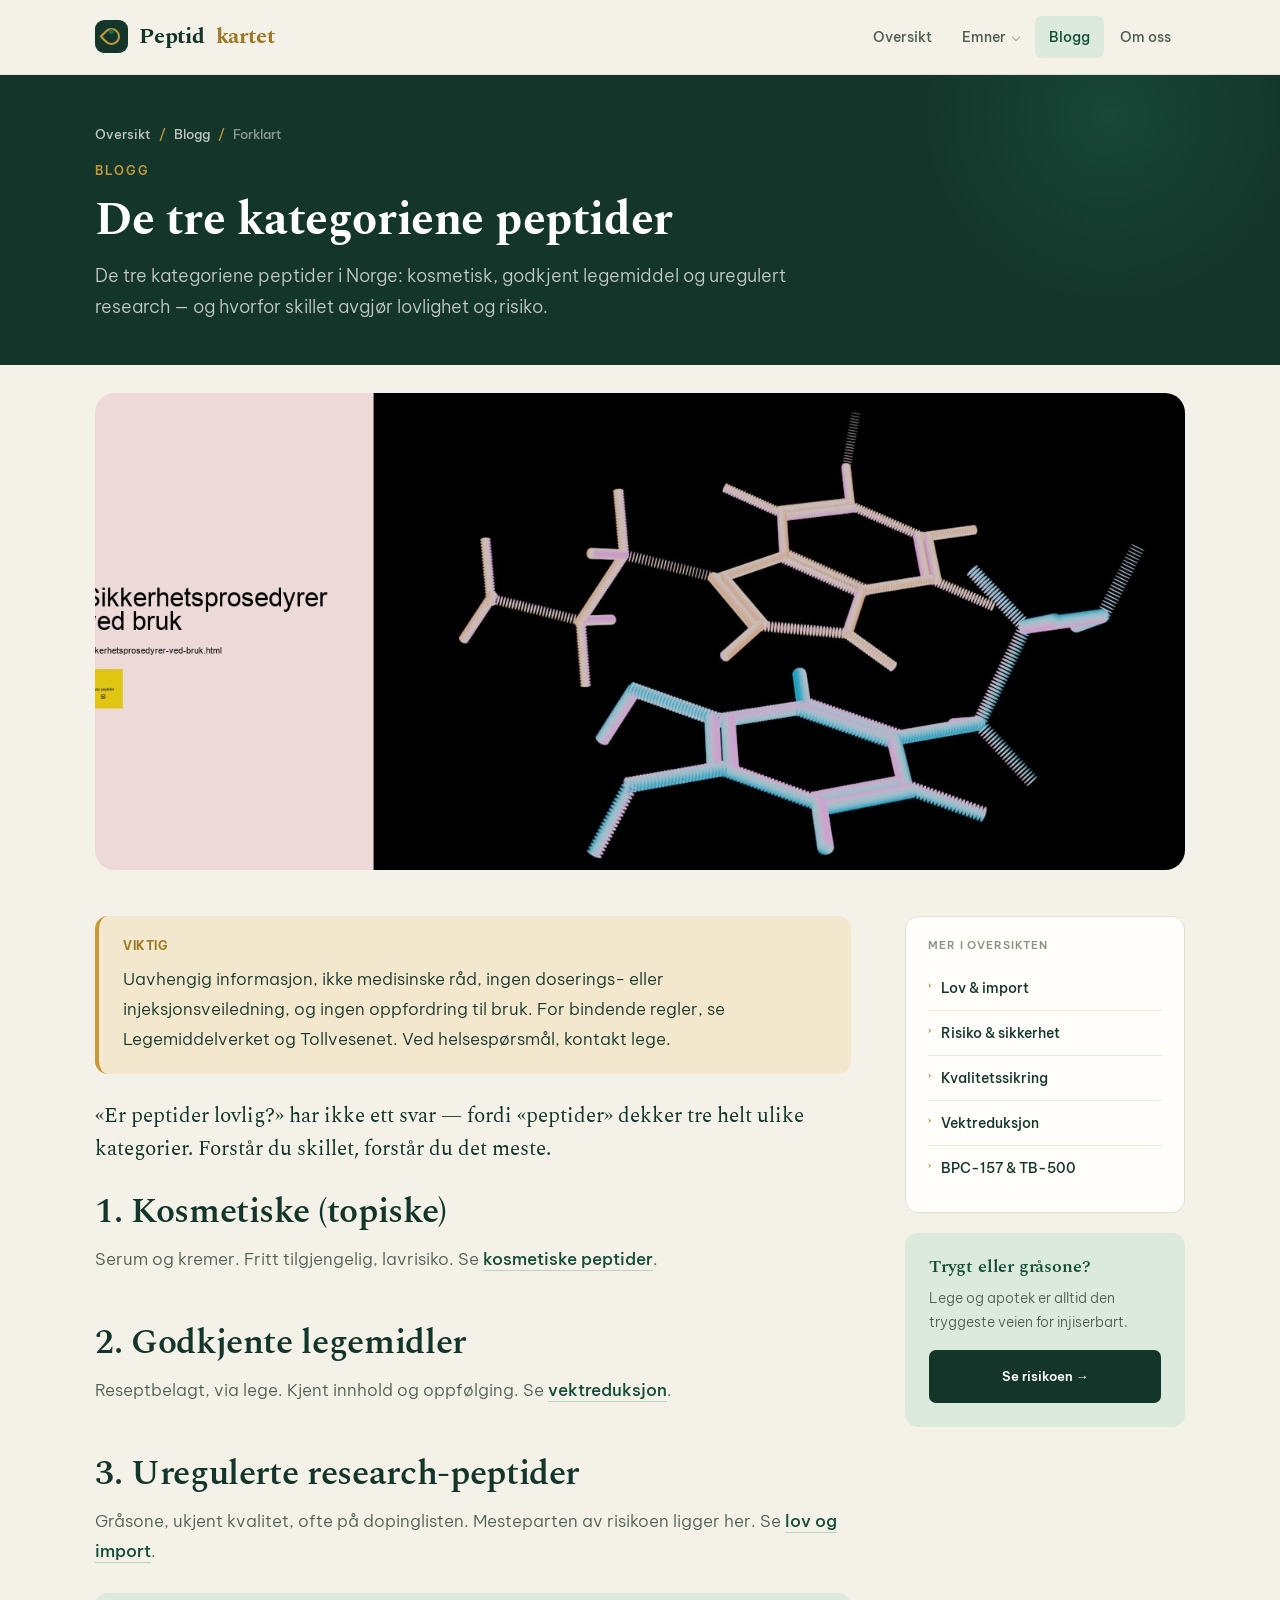
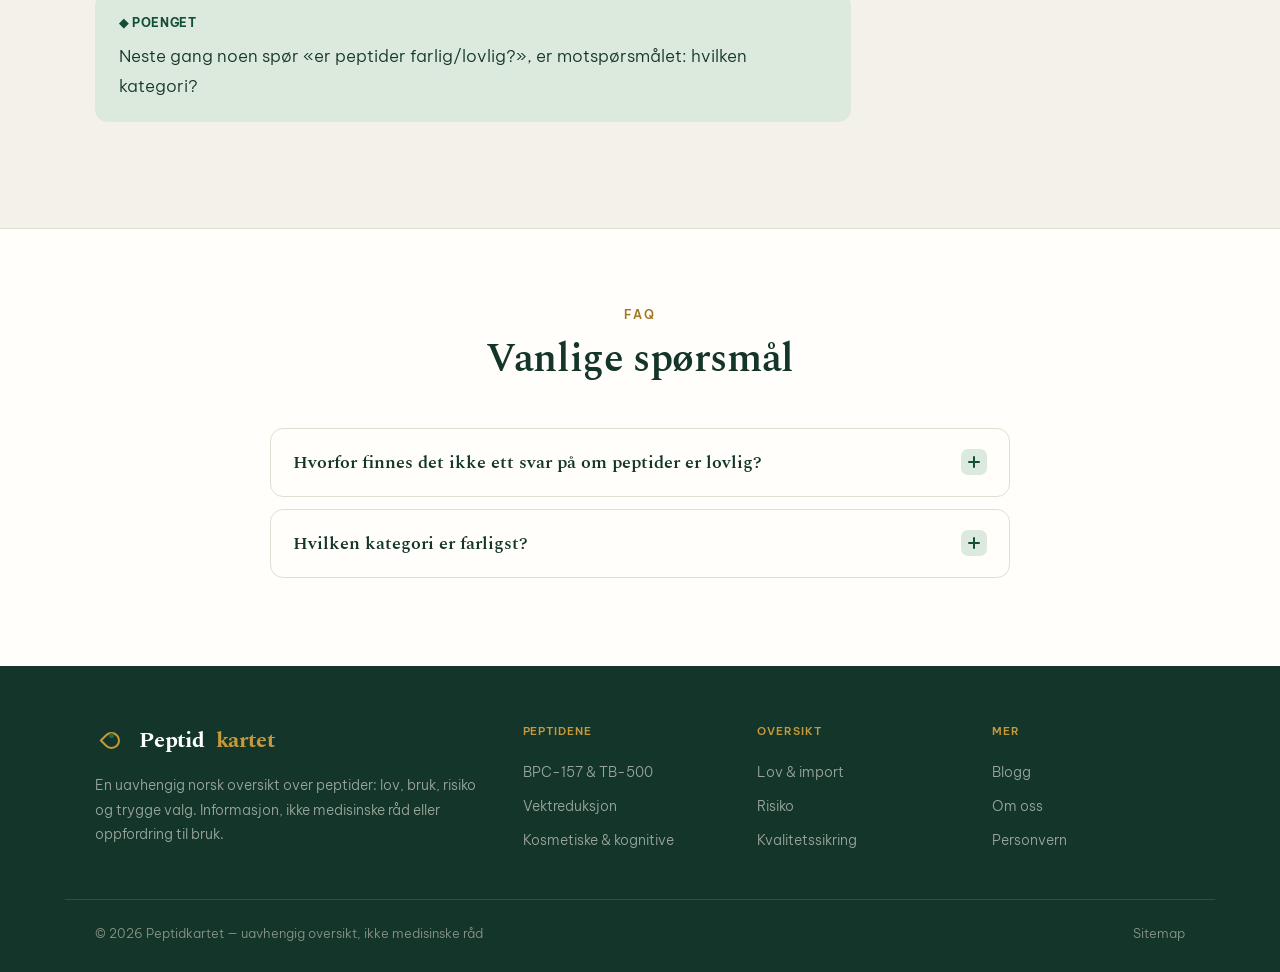
<file: blogg-tre-kategorier-peptider.html>
<!DOCTYPE html>
<html lang="no"><head>
<meta charset="utf-8"><meta name="viewport" content="width=device-width, initial-scale=1.0">
<title>De Tre Kategoriene Peptider — og Hvorfor Det Endrer Alt | Peptidkartet</title><meta name="title" content="De Tre Kategoriene Peptider — og Hvorfor Det Endrer Alt | Peptidkartet"><meta name="description" content="De tre kategoriene peptider i Norge: kosmetisk, godkjent legemiddel og uregulert research — og hvorfor skillet avgjør lovlighet og risiko.">
<meta name="robots" content="index, follow"><meta name="googlebot" content="index, follow, max-snippet:-1, max-image-preview:large, max-video-preview:-1">
<link rel="canonical" href="blogg-tre-kategorier-peptider.html">
<link rel="icon" type="image/svg+xml" href="favicon.svg">
<link rel="icon" type="image/png" sizes="32x32" href="favicon-32.png">
<link rel="apple-touch-icon" href="favicon.png">
<link rel="preconnect" href="https://fonts.googleapis.com"><link rel="preconnect" href="https://fonts.gstatic.com" crossorigin>
<link rel="stylesheet" href="https://fonts.googleapis.com/css2?family=Spectral:ital,wght@0,400;0,500;0,600;0,700;1,400;1,500&family=Be+Vietnam+Pro:wght@300;400;500;600;700&display=swap">
<style>
/* ============================================
   PEPTIDER I NORGE — Site #17 (design #18)
   National overview. Deep forest-green + warm gold + cream.
   Spectral + Be Vietnam Pro.
   ============================================ */
:root{
  --bg:#f4f1e8;
  --bg-2:#e9e4d4;
  --surface:#fffefa;
  --ink:#14352a;
  --ink-2:#4f5e52;
  --ink-3:#8a9387;
  --line:#dfe0cf;
  --line-2:#ebe9da;
  --forest:#1f6b4f;
  --forest-dark:#144d38;
  --forest-soft:#dbeadd;
  --gold:#c69a3a;
  --gold-dark:#9c7724;
  --gold-soft:#f3e8cd;
  --clay:#b9683f;
  --red:#bf4234;
  --red-soft:#f6e0db;
  --green:#3f8a5c;
  --green-soft:#dfeede;
  --r-sm:7px;
  --r:13px;
  --r-lg:20px;
  --disp:'Spectral',Georgia,serif;
  --body:'Be Vietnam Pro',-apple-system,sans-serif;
  --maxw:1150px;
}
*{box-sizing:border-box;margin:0;padding:0}
html{scroll-behavior:smooth;-webkit-text-size-adjust:100%}
body{background:var(--bg);color:var(--ink);font-family:var(--body);font-size:17px;line-height:1.72;font-weight:300;-webkit-font-smoothing:antialiased}
::selection{background:var(--forest);color:#fff}
a{color:var(--forest-dark);text-decoration:none}
a:hover{color:var(--ink)}
h1,h2,h3,h4{font-family:var(--disp);font-weight:600;line-height:1.16;letter-spacing:-0.01em;color:var(--ink)}
img{max-width:100%;display:block}
.wrap{max-width:var(--maxw);margin:0 auto;padding:0 30px}
.eyebrow{font-family:var(--body);font-weight:600;font-size:12px;text-transform:uppercase;letter-spacing:.18em;color:var(--gold-dark)}

/* topbar */
.topbar{position:sticky;top:0;z-index:1000;background:rgba(244,241,232,.93);backdrop-filter:blur(10px);border-bottom:1px solid var(--line)}
.topbar-inner{max-width:var(--maxw);margin:0 auto;padding:0 30px;height:74px;display:flex;align-items:center;justify-content:space-between}
.brand{display:flex;align-items:center;gap:11px;font-family:var(--disp);font-weight:700;font-size:22px;letter-spacing:-0.01em;color:var(--ink)}
.brand .mk{width:33px;height:33px;border-radius:9px;background:var(--ink);position:relative;flex-shrink:0;display:flex;align-items:center;justify-content:center}
.brand .mk::before{content:'';width:13px;height:13px;border:2px solid var(--gold);border-radius:50% 50% 50% 0;transform:rotate(45deg)}
.brand .mk::after{content:'';position:absolute;top:9px;width:5px;height:5px;border-radius:50%;background:var(--forest)}
.brand b{color:var(--gold-dark)}
.nav{display:flex;align-items:center;gap:2px;list-style:none}
.nav>li{position:relative}
.nav>li>a{display:block;padding:9px 14px;font-family:var(--body);font-weight:500;font-size:14px;color:var(--ink-2);border-radius:var(--r-sm);transition:all .15s}
.nav>li>a:hover{color:var(--ink);background:var(--bg-2)}
.nav a.current{color:var(--forest-dark);background:var(--forest-soft)}
.has-menu>a::after{content:'';display:inline-block;width:5px;height:5px;margin-left:7px;border-right:1.5px solid currentColor;border-bottom:1.5px solid currentColor;transform:translateY(-2px) rotate(45deg);opacity:.5}
.menu{position:absolute;top:calc(100% + 8px);left:0;min-width:270px;background:var(--surface);border:1px solid var(--line);border-radius:var(--r);padding:8px;opacity:0;visibility:hidden;transform:translateY(-6px);transition:all .16s;box-shadow:0 18px 44px -16px rgba(20,53,42,.26)}
.has-menu:hover .menu,.has-menu:focus-within .menu{opacity:1;visibility:visible;transform:translateY(0)}
.menu a{display:flex;gap:11px;padding:10px 12px;font-size:14px;color:var(--ink-2);border-radius:var(--r-sm)}
.menu a:hover{background:var(--forest-soft);color:var(--forest-dark)}
.menu a .n{font-family:var(--disp);font-weight:700;font-size:14px;color:var(--gold-dark);min-width:16px}
.btn{display:inline-flex;align-items:center;gap:9px;font-family:var(--body);font-weight:600;font-size:14.5px;padding:13px 27px;border:2px solid transparent;cursor:pointer;transition:all .18s;border-radius:var(--r-sm)}
.btn-solid{background:var(--forest);color:#fff}
.btn-solid:hover{background:var(--forest-dark);color:#fff}
.btn-gold{background:var(--gold);color:#fff}
.btn-gold:hover{background:var(--gold-dark);color:#fff}
.btn-line{background:transparent;color:var(--ink);border-color:var(--line)}
.btn-line:hover{border-color:var(--forest);color:var(--forest-dark)}
.btn .arr{transition:transform .18s}.btn:hover .arr{transform:translateX(3px)}
.burger{display:none;width:44px;height:44px;border:1px solid var(--line);background:var(--surface);cursor:pointer;flex-direction:column;align-items:center;justify-content:center;gap:4px;border-radius:var(--r-sm)}
.burger span{width:18px;height:2px;background:var(--ink)}
.mnav{display:none}

/* hero */
.hero{background:var(--ink);color:#fff;position:relative;overflow:hidden}
.hero::before{content:'';position:absolute;top:-30%;right:-8%;width:540px;height:540px;border-radius:50%;background:radial-gradient(circle,rgba(31,107,79,.4),transparent 64%);pointer-events:none}
.hero::after{content:'';position:absolute;bottom:-40%;left:-6%;width:420px;height:420px;border-radius:50%;background:radial-gradient(circle,rgba(198,154,58,.18),transparent 64%);pointer-events:none}
.hero-grid{position:relative;max-width:var(--maxw);margin:0 auto;padding:62px 30px 58px;display:grid;grid-template-columns:1.1fr .9fr;gap:50px;align-items:center}
.hero .eyebrow{display:inline-flex;align-items:center;gap:9px;color:var(--gold);margin-bottom:20px}
.hero .eyebrow::before{content:'';width:24px;height:1.5px;background:var(--gold)}
.hero h1{font-size:clamp(40px,5.6vw,66px);font-weight:700;line-height:1.04;letter-spacing:-0.02em;color:#fff}
.hero h1 em{font-style:italic;color:var(--gold)}
.hero-lede{font-size:19px;line-height:1.6;color:rgba(255,255,255,.76);max-width:34em;margin:20px 0 30px;font-weight:300}
.hero-actions{display:flex;gap:13px;flex-wrap:wrap}
.hero-card{background:rgba(255,255,255,.05);border:1px solid rgba(255,255,255,.13);border-radius:var(--r-lg);overflow:hidden;backdrop-filter:blur(4px)}
.hero-card .hh{padding:15px 22px;border-bottom:1px solid rgba(255,255,255,.1);font-family:var(--disp);font-weight:600;font-size:15px;color:var(--gold);display:flex;align-items:center;gap:9px}
.hero-card .hr{display:flex;gap:12px;padding:13px 22px;border-bottom:1px solid rgba(255,255,255,.07);font-size:14px;color:rgba(255,255,255,.82);align-items:flex-start;font-weight:300}
.hero-card .hr:last-child{border-bottom:0}
.hero-card .hr .ic{color:var(--gold);flex-shrink:0}

/* ribbon */
.ribbon{background:var(--surface);border-bottom:1px solid var(--line)}
.ribbon-inner{max-width:var(--maxw);margin:0 auto;padding:0 30px;display:grid;grid-template-columns:repeat(4,1fr)}
.ribbon .r{padding:24px 22px;border-right:1px solid var(--line)}
.ribbon .r:last-child{border-right:0}
.ribbon .r .n{font-family:var(--disp);font-weight:700;font-size:23px;color:var(--ink);line-height:1}
.ribbon .r .n em{font-style:italic;color:var(--forest)}
.ribbon .r .l{font-size:12.5px;color:var(--ink-2);margin-top:7px}

/* disclaimer */
.disclaimer{max-width:var(--maxw);margin:28px auto 0;padding:0 30px}
.disclaimer-in{background:var(--gold-soft);border:1px solid #e6d5a6;border-radius:var(--r);padding:15px 22px;display:flex;gap:13px;align-items:flex-start;font-size:14.5px;color:var(--ink-2)}
.disclaimer-in .ic{font-size:17px;flex-shrink:0}
.disclaimer-in strong{color:var(--ink);font-family:var(--disp)}

/* pillar */
.pillar{padding:56px 0 80px}
.pillar-grid{max-width:var(--maxw);margin:0 auto;padding:0 30px;display:grid;grid-template-columns:250px 1fr;gap:54px;align-items:start}
.toc{position:sticky;top:90px;background:var(--surface);border:1px solid var(--line);border-radius:var(--r);padding:22px;max-height:calc(100vh - 120px);overflow-y:auto}
.toc h4{font-family:var(--body);font-weight:600;font-size:11px;text-transform:uppercase;letter-spacing:.12em;color:var(--ink-3);margin-bottom:14px}
.toc ol{list-style:none;counter-reset:t}
.toc li{counter-increment:t}
.toc a{display:flex;gap:10px;padding:6px 0;font-size:13px;color:var(--ink-2);line-height:1.38;border:0;border-top:1px solid var(--line-2)}
.toc li:first-child a{border-top:0}
.toc a::before{content:counter(t,decimal-leading-zero);font-family:var(--disp);font-weight:700;font-size:11px;color:var(--gold-dark);flex-shrink:0}
.toc a:hover{color:var(--forest-dark)}

.prose{max-width:760px}
.prose .lead{font-size:21px;line-height:1.56;color:var(--ink);margin-bottom:26px;font-family:var(--disp);font-weight:400}
.prose h2{font-size:clamp(26px,3vw,35px);font-weight:600;margin:48px 0 14px;letter-spacing:-0.01em;line-height:1.12}
.prose h2:first-of-type{margin-top:0}
.prose h3{font-size:21px;font-weight:600;margin:28px 0 10px;color:var(--ink);font-style:italic}
.prose p{color:var(--ink-2);margin-bottom:18px;font-size:17px;line-height:1.76;font-weight:300}
.prose a{color:var(--forest-dark);font-weight:500;border-bottom:1px solid #b8d6bf}
.prose a:hover{border-bottom-color:var(--forest-dark)}
.prose strong{color:var(--ink);font-weight:600}
.prose ul,.prose ol{margin:0 0 20px;padding-left:2px;list-style:none}
.prose li{position:relative;padding-left:28px;margin-bottom:11px;color:var(--ink-2);font-weight:300}
.prose ul li::before{content:'';position:absolute;left:4px;top:10px;width:9px;height:9px;border-radius:50% 50% 50% 0;background:var(--forest);transform:rotate(45deg)}
.prose ol{counter-reset:li}.prose ol li{counter-increment:li}
.prose ol li::before{content:counter(li);position:absolute;left:0;top:1px;width:21px;height:21px;border-radius:var(--r-sm);background:var(--forest-soft);color:var(--forest-dark);font-family:var(--disp);font-weight:700;font-size:11px;display:flex;align-items:center;justify-content:center}

.box{border-radius:var(--r);padding:20px 24px;margin:26px 0}
.box .h{font-family:var(--body);font-weight:700;font-size:12px;text-transform:uppercase;letter-spacing:.05em;margin-bottom:8px;display:flex;align-items:center;gap:8px}
.box.info{background:var(--forest-soft)}.box.info .h{color:var(--forest-dark)}.box.info p{color:var(--ink);margin:0}
.box.tip{background:var(--gold-soft)}.box.tip .h{color:var(--gold-dark)}.box.tip p{color:var(--ink);margin:0}
.box.warn{background:var(--gold-soft);border-left:4px solid var(--gold)}.box.warn .h{color:var(--gold-dark)}.box.warn p{color:var(--ink);margin:0}
.box.danger{background:var(--red-soft);border-left:4px solid var(--red)}.box.danger .h{color:var(--red)}.box.danger p{color:var(--ink);margin:0}
.box.good{background:var(--green-soft);border-left:4px solid var(--green)}.box.good .h{color:var(--green)}.box.good p{color:var(--ink);margin:0}

.figure{margin:30px 0}.figure img{border-radius:var(--r);width:100%}
.figure figcaption{margin-top:10px;font-size:13.5px;color:var(--ink-3);text-align:center;font-style:italic}

.tablewrap{overflow-x:auto;margin:28px 0;border:1px solid var(--line);border-radius:var(--r)}
.dtable{width:100%;border-collapse:collapse;font-size:14.5px;background:var(--surface)}
.dtable thead th{background:var(--ink);color:#fff;font-family:var(--body);font-weight:600;font-size:12px;text-transform:uppercase;letter-spacing:.04em;text-align:left;padding:13px 16px}
.dtable tbody td{padding:12px 16px;border-bottom:1px solid var(--line-2);color:var(--ink-2);vertical-align:middle;font-weight:300}
.dtable tbody tr:last-child td{border-bottom:0}
.dtable tbody tr:nth-child(even){background:var(--bg)}
.dtable .it{font-family:var(--disp);font-weight:600;color:var(--ink);font-size:16px}
.evtag{display:inline-block;font-family:var(--body);font-weight:700;font-size:10.5px;text-transform:uppercase;letter-spacing:.03em;padding:3px 8px;border-radius:4px}
.evtag.low{background:var(--red-soft);color:var(--red)}
.evtag.med{background:var(--gold-soft);color:var(--gold-dark)}
.evtag.high{background:var(--green-soft);color:var(--green)}

/* cat cards */
.cats{display:grid;grid-template-columns:repeat(3,1fr);gap:20px;margin:30px 0}
.cat{background:var(--surface);border:1px solid var(--line);border-radius:var(--r);padding:24px;transition:all .2s}
.cat:hover{transform:translateY(-3px);box-shadow:0 20px 42px -22px rgba(20,53,42,.26)}
.cat .ic{width:40px;height:40px;border-radius:10px;background:var(--forest-soft);display:flex;align-items:center;justify-content:center;font-family:var(--disp);font-weight:700;font-size:17px;color:var(--forest-dark);margin-bottom:14px}
.cat h4{font-family:var(--disp);font-size:20px;margin-bottom:7px}
.cat p{font-size:14px;color:var(--ink-2);margin:0;font-weight:300}

/* cards (blog) */
.cards{display:grid;grid-template-columns:repeat(3,1fr);gap:22px}
.card{background:var(--surface);border:1px solid var(--line);border-radius:var(--r);overflow:hidden;display:flex;flex-direction:column;transition:all .2s}
.card:hover{box-shadow:0 22px 46px -22px rgba(20,53,42,.3);transform:translateY(-3px)}
.card .ph{aspect-ratio:16/10;overflow:hidden}.card .ph img{width:100%;height:100%;object-fit:cover;transition:transform .5s}.card:hover .ph img{transform:scale(1.05)}
.card .bd{padding:22px;display:flex;flex-direction:column;flex:1}
.card .kick{font-family:var(--body);font-weight:600;font-size:11px;text-transform:uppercase;letter-spacing:.07em;color:var(--gold-dark);margin-bottom:9px}
.card h3{font-size:20px;margin-bottom:8px;line-height:1.24;font-weight:600}.card h3 a{color:var(--ink);border:0}.card h3 a:hover{color:var(--forest-dark)}
.card p{font-size:14px;color:var(--ink-2);margin-bottom:14px;flex:1;font-weight:300}
.card .go{font-family:var(--body);font-weight:600;font-size:13px;color:var(--forest-dark)}
.sec-head{max-width:640px;margin:0 auto 44px;text-align:center}
.sec-head .eyebrow{display:block;margin-bottom:12px}
.sec-head h2{font-size:clamp(28px,3.6vw,40px);font-weight:600}
.sec-head p{margin-top:12px;color:var(--ink-2);font-size:17px;font-weight:300}

/* faq */
.faq{background:var(--surface);border-top:1px solid var(--line);padding:76px 0}
.faq-wrap{max-width:800px;margin:0 auto;padding:0 30px}
.faq-list{margin-top:38px}
.faq-item{border:1px solid var(--line);border-radius:var(--r);margin-bottom:12px;overflow:hidden;transition:box-shadow .2s}
.faq-item.open{box-shadow:0 14px 34px -18px rgba(20,53,42,.22)}
.faq-q{width:100%;background:none;border:0;text-align:left;cursor:pointer;padding:20px 22px;display:flex;align-items:center;gap:16px;font-family:var(--disp);font-weight:600;font-size:18px;color:var(--ink)}
.faq-q .q{flex:1}
.faq-q .pm{width:26px;height:26px;border-radius:var(--r-sm);background:var(--forest-soft);color:var(--forest-dark);flex-shrink:0;position:relative}
.faq-q .pm::before,.faq-q .pm::after{content:'';position:absolute;background:currentColor;border-radius:2px}
.faq-q .pm::before{left:7px;right:7px;top:12px;height:2px}
.faq-q .pm::after{top:7px;bottom:7px;left:12px;width:2px;transition:transform .25s}
.faq-item.open .pm{background:var(--forest);color:#fff}
.faq-item.open .pm::after{transform:scaleY(0)}
.faq-a{max-height:0;overflow:hidden;transition:max-height .3s ease}
.faq-item.open .faq-a{max-height:520px}
.faq-a-in{padding:0 22px 22px 22px;color:var(--ink-2);font-size:16px;line-height:1.7;font-weight:300}

/* cta */
.cta{padding:42px 0 88px}
.cta-inner{max-width:var(--maxw);margin:0 auto;padding:54px 46px;background:var(--ink);border-radius:var(--r-lg);text-align:center;color:#fff;position:relative;overflow:hidden}
.cta-inner::before{content:'';position:absolute;top:-40%;right:-5%;width:340px;height:340px;border-radius:50%;background:radial-gradient(circle,rgba(31,107,79,.4),transparent 62%)}
.cta-inner h2{position:relative;color:#fff;font-size:clamp(27px,3.4vw,40px);margin-bottom:12px;font-weight:600}
.cta-inner p{position:relative;color:rgba(255,255,255,.78);font-size:18px;max-width:34em;margin:0 auto 26px;font-weight:300}
.cta-inner .btn{position:relative;background:var(--gold);color:#fff}
.cta-inner .btn:hover{background:#fff;color:var(--ink)}

/* footer */
footer{background:var(--ink);color:rgba(244,241,232,.6);padding:56px 0 28px}
.foot-grid{max-width:var(--maxw);margin:0 auto;padding:0 30px;display:grid;grid-template-columns:2fr 1fr 1fr 1fr;gap:42px}
.foot-brand .brand{color:#fff;margin-bottom:14px}.foot-brand .brand b{color:var(--gold)}
.foot-brand p{font-size:14px;max-width:30em;font-weight:300}
.foot-col h5{font-family:var(--body);font-weight:600;font-size:11px;text-transform:uppercase;letter-spacing:.08em;color:var(--gold);margin-bottom:14px}
.foot-col a{display:block;color:rgba(244,241,232,.6);font-size:14px;padding:5px 0;font-weight:300}
.foot-col a:hover{color:#fff}
.foot-bottom{max-width:var(--maxw);margin:42px auto 0;padding:22px 30px 0;border-top:1px solid rgba(244,241,232,.13);display:flex;justify-content:space-between;gap:16px;flex-wrap:wrap;font-size:13px;color:var(--ink-3);font-weight:300}
.foot-bottom a{color:var(--ink-3)}.foot-bottom a:hover{color:var(--gold)}

/* interior */
.pagehead{background:var(--ink);color:#fff;padding:48px 0 42px;position:relative;overflow:hidden}
.pagehead::before{content:'';position:absolute;top:-160px;right:-50px;width:440px;height:400px;border-radius:50%;background:radial-gradient(circle,rgba(31,107,79,.34),transparent 64%)}
.crumbs{position:relative;font-size:13px;color:rgba(255,255,255,.5);margin-bottom:16px;font-weight:500}
.crumbs a{color:rgba(255,255,255,.72)}.crumbs .sep{margin:0 8px;color:var(--gold)}
.pagehead .eyebrow{position:relative;display:block;margin-bottom:12px;color:var(--gold)}
.pagehead h1{position:relative;font-size:clamp(30px,4.2vw,46px);max-width:18em;color:#fff;font-weight:700}
.pagehead h1 em{font-style:italic;color:var(--gold)}
.pagehead .sub{position:relative;margin-top:14px;font-size:18px;color:rgba(255,255,255,.74);max-width:40em;font-weight:300}
.doc-hero{max-width:var(--maxw);margin:28px auto 0;padding:0 30px}
.doc-hero img{width:100%;border-radius:var(--r-lg);aspect-ratio:16/7;object-fit:cover}
.doc{padding:46px 0 80px}
.doc-grid{max-width:var(--maxw);margin:0 auto;padding:0 30px;display:grid;grid-template-columns:1fr 280px;gap:54px;align-items:start}
.side{position:sticky;top:90px;display:flex;flex-direction:column;gap:20px}
.side-card{background:var(--surface);border:1px solid var(--line);border-radius:var(--r);padding:22px}
.side-card h4{font-family:var(--body);font-weight:600;font-size:11px;text-transform:uppercase;letter-spacing:.08em;color:var(--ink-3);margin-bottom:14px}
.side-list{list-style:none}
.side-list a{display:flex;gap:10px;padding:10px 0;font-size:14px;color:var(--ink);border:0;border-top:1px solid var(--line-2);font-weight:500}
.side-list li:first-child a{border-top:0}.side-list a:hover{color:var(--forest-dark)}
.side-list a .n{font-family:var(--disp);font-weight:700;font-size:12px;color:var(--gold-dark);flex-shrink:0}
.side-cta{background:var(--forest-soft);border-radius:var(--r);padding:24px}
.side-cta h4{font-family:var(--disp);font-size:18px;color:var(--forest-dark);margin-bottom:8px}
.side-cta p{font-size:14px;color:var(--ink-2);margin-bottom:16px;font-weight:300}
.side-cta .btn{width:100%;justify-content:center;font-size:13px;background:var(--ink);color:#fff}

@media(max-width:980px){
  .hero-grid,.pillar-grid,.doc-grid{grid-template-columns:1fr;gap:38px}
  .toc,.side{position:static}.toc{max-height:none}
  .cats,.cards{grid-template-columns:1fr 1fr}
  .ribbon-inner{grid-template-columns:1fr 1fr}
}
@media(max-width:760px){
  .nav{display:none}.burger{display:flex}
  .cats,.cards{grid-template-columns:1fr}
  .ribbon-inner{grid-template-columns:1fr 1fr}
  .foot-grid{grid-template-columns:1fr 1fr}
  .cta-inner{padding:42px 24px}
  .mnav{position:fixed;inset:0;background:var(--bg);z-index:2000;padding:80px 26px 32px;overflow-y:auto;display:none}
  .mnav.open{display:block}
  .mnav a{display:block;font-family:var(--disp);font-weight:600;font-size:22px;padding:14px 0;border-bottom:1px solid var(--line);color:var(--ink)}
  .mnav-x{position:absolute;top:18px;right:24px;width:44px;height:44px;border:1px solid var(--ink);background:transparent;font-size:22px;cursor:pointer;border-radius:var(--r-sm);color:var(--ink)}
}

</style>
</head><body>
<header class="topbar"><div class="topbar-inner">
<a href="index.html" class="brand"><span class="mk"></span>Peptid<b>kartet</b></a>
<nav><ul class="nav">
<li><a href="index.html">Oversikt</a></li>
<li class="has-menu"><a href="peptider-lov-import.html">Emner</a><div class="menu"><a href="peptider-lov-import.html"><span class="n">›</span> Lov &amp; import</a>
<a href="bpc-157-tb-500-norge.html"><span class="n">›</span> BPC-157 &amp; TB-500</a>
<a href="vektreduksjon-peptider.html"><span class="n">›</span> Vektreduksjon</a>
<a href="kosmetiske-kognitive-peptider.html"><span class="n">›</span> Kosmetiske &amp; kognitive</a>
<a href="peptider-risiko-sikkerhet.html"><span class="n">›</span> Risiko &amp; sikkerhet</a>
<a href="kvalitetssikre-peptider.html"><span class="n">›</span> Kvalitetssikring</a>
</div></li>
<li><a href="blogg.html" class="current">Blogg</a></li>
<li><a href="om-oss.html">Om oss</a></li>
</ul></nav>
<button class="burger" onclick="toggleNav()" aria-label="Meny"><span></span><span></span><span></span></button>
</div></header>
<div class="mnav" id="mnav"><button class="mnav-x" onclick="toggleNav()">✕</button>
<a href="index.html">Oversikt</a><a href="peptider-lov-import.html">Lov &amp; import</a><a href="bpc-157-tb-500-norge.html">BPC-157 &amp; TB-500</a><a href="vektreduksjon-peptider.html">Vektreduksjon</a><a href="kosmetiske-kognitive-peptider.html">Kosmetiske &amp; kognitive</a><a href="peptider-risiko-sikkerhet.html">Risiko</a><a href="kvalitetssikre-peptider.html">Kvalitetssikring</a><a href="blogg.html">Blogg</a><a href="om-oss.html">Om oss</a></div>
<div class="pagehead"><div class="wrap"><div class="crumbs"><a href="index.html">Oversikt</a><span class="sep">/</span><a href="blogg.html">Blogg</a><span class="sep">/</span><span>Forklart</span></div>
<span class="eyebrow">Blogg</span><h1>De tre kategoriene peptider</h1><p class="sub">De tre kategoriene peptider i Norge: kosmetisk, godkjent legemiddel og uregulert research — og hvorfor skillet avgjør lovlighet og risiko.</p></div></div>
<div class="doc-hero"><img src="img/sikkerhetsprosedyrer.jpg" alt="De tre kategoriene peptider" loading="lazy"></div>
<div class="doc"><div class="doc-grid">
<article class="prose">
<div class="box warn" style="margin:0 0 26px"><div class="h">Viktig</div><p>Uavhengig informasjon, ikke medisinske råd, ingen doserings- eller injeksjonsveiledning, og ingen oppfordring til bruk. For bindende regler, se Legemiddelverket og Tollvesenet. Ved helsespørsmål, kontakt lege.</p></div>
<p class="lead">«Er peptider lovlig?» har ikke ett svar — fordi «peptider» dekker tre helt ulike kategorier. Forstår du skillet, forstår du det meste.</p>
<h2>1. Kosmetiske (topiske)</h2>
<p>Serum og kremer. Fritt tilgjengelig, lavrisiko. Se <a href="kosmetiske-kognitive-peptider.html">kosmetiske peptider</a>.</p>
<h2>2. Godkjente legemidler</h2>
<p>Reseptbelagt, via lege. Kjent innhold og oppfølging. Se <a href="vektreduksjon-peptider.html">vektreduksjon</a>.</p>
<h2>3. Uregulerte research-peptider</h2>
<p>Gråsone, ukjent kvalitet, ofte på dopinglisten. Mesteparten av risikoen ligger her. Se <a href="peptider-lov-import.html">lov og import</a>.</p>
<div class="box info"><div class="h">◆ Poenget</div><p>Neste gang noen spør «er peptider farlig/lovlig?», er motspørsmålet: hvilken kategori?</p></div>
</article>
<aside class="side"><div class="side-card"><h4>Mer i oversikten</h4><ul class="side-list"><li><a href="peptider-lov-import.html"><span class="n">›</span> Lov & import</a></li>
<li><a href="peptider-risiko-sikkerhet.html"><span class="n">›</span> Risiko & sikkerhet</a></li>
<li><a href="kvalitetssikre-peptider.html"><span class="n">›</span> Kvalitetssikring</a></li>
<li><a href="vektreduksjon-peptider.html"><span class="n">›</span> Vektreduksjon</a></li>
<li><a href="bpc-157-tb-500-norge.html"><span class="n">›</span> BPC-157 & TB-500</a></li>
</ul></div>
<div class="side-cta"><h4>Trygt eller gråsone?</h4><p>Lege og apotek er alltid den tryggeste veien for injiserbart.</p><a href="peptider-risiko-sikkerhet.html" class="btn">Se risikoen →</a></div></aside>
</div></div>
<section class="faq"><div class="faq-wrap"><div class="sec-head"><span class="eyebrow">FAQ</span><h2>Vanlige spørsmål</h2></div>
<div class="faq-list"><div class="faq-item"><button class="faq-q"><span class="q">Hvorfor finnes det ikke ett svar på om peptider er lovlig?</span><span class="pm"></span></button><div class="faq-a"><div class="faq-a-in">Fordi «peptider» dekker tre kategorier — kosmetisk, godkjent legemiddel og uregulert research — med helt ulik lovlighet og risiko.</div></div></div>
<div class="faq-item"><button class="faq-q"><span class="q">Hvilken kategori er farligst?</span><span class="pm"></span></button><div class="faq-a"><div class="faq-a-in">De uregulerte research-peptidene bærer mesteparten av risikoen: ukjent kvalitet, gråsone-lovlighet og ofte dopingstatus.</div></div></div>
</div></div></section>
<footer><div class="foot-grid">
<div class="foot-brand"><a href="index.html" class="brand"><span class="mk"></span>Peptid<b>kartet</b></a><p>En uavhengig norsk oversikt over peptider: lov, bruk, risiko og trygge valg. Informasjon, ikke medisinske råd eller oppfordring til bruk.</p></div>
<div class="foot-col"><h5>Peptidene</h5><a href="bpc-157-tb-500-norge.html">BPC-157 &amp; TB-500</a><a href="vektreduksjon-peptider.html">Vektreduksjon</a><a href="kosmetiske-kognitive-peptider.html">Kosmetiske &amp; kognitive</a></div>
<div class="foot-col"><h5>Oversikt</h5><a href="peptider-lov-import.html">Lov &amp; import</a><a href="peptider-risiko-sikkerhet.html">Risiko</a><a href="kvalitetssikre-peptider.html">Kvalitetssikring</a></div>
<div class="foot-col"><h5>Mer</h5><a href="blogg.html">Blogg</a><a href="om-oss.html">Om oss</a><a href="personvern.html">Personvern</a></div>
</div><div class="foot-bottom"><span>© 2026 Peptidkartet — uavhengig oversikt, ikke medisinske råd</span><a href="sitemap.html">Sitemap</a></div></footer>
<script>
function toggleNav(){var n=document.getElementById('mnav');n.classList.toggle('open');document.body.style.overflow=n.classList.contains('open')?'hidden':'';}
document.querySelectorAll('.faq-q').forEach(function(b){b.addEventListener('click',function(){var it=this.closest('.faq-item');var o=it.classList.contains('open');document.querySelectorAll('.faq-item').forEach(function(i){i.classList.remove('open');});if(!o)it.classList.add('open');});});
</script>
</body></html>
</file>
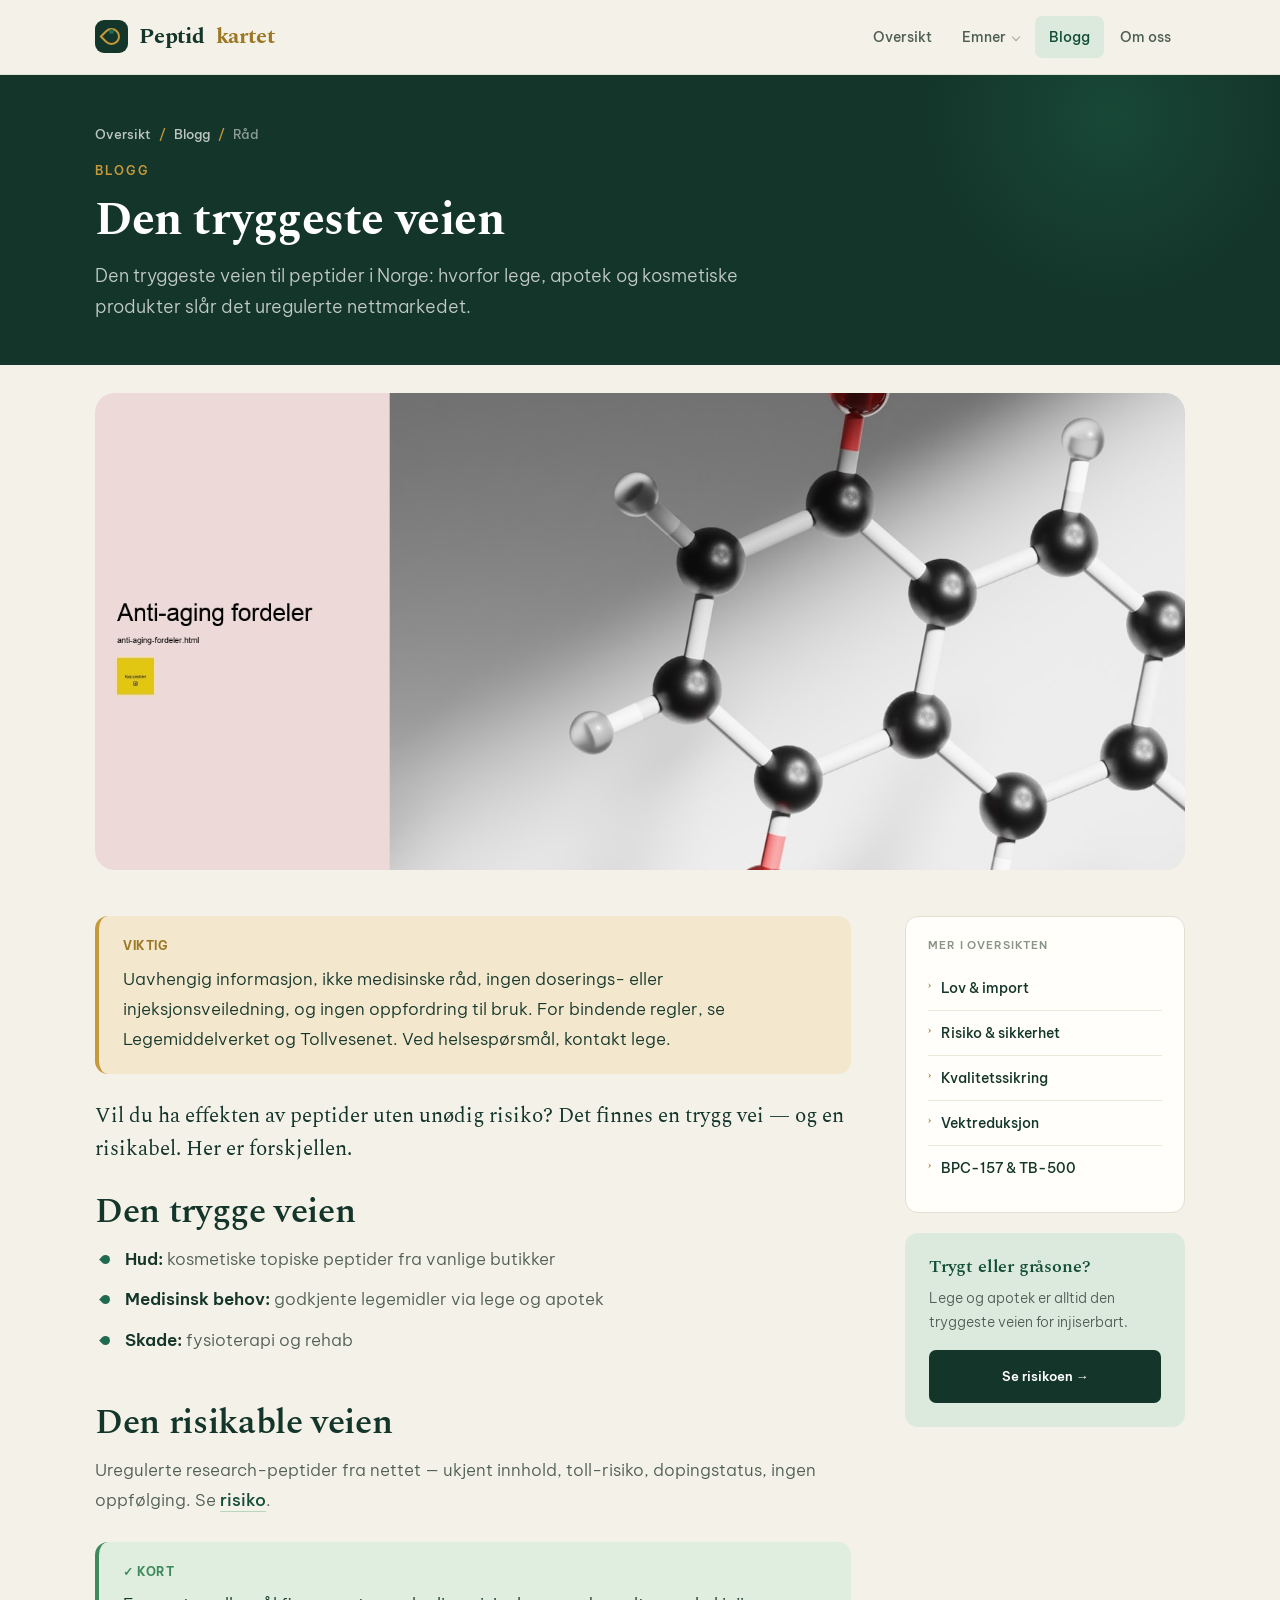
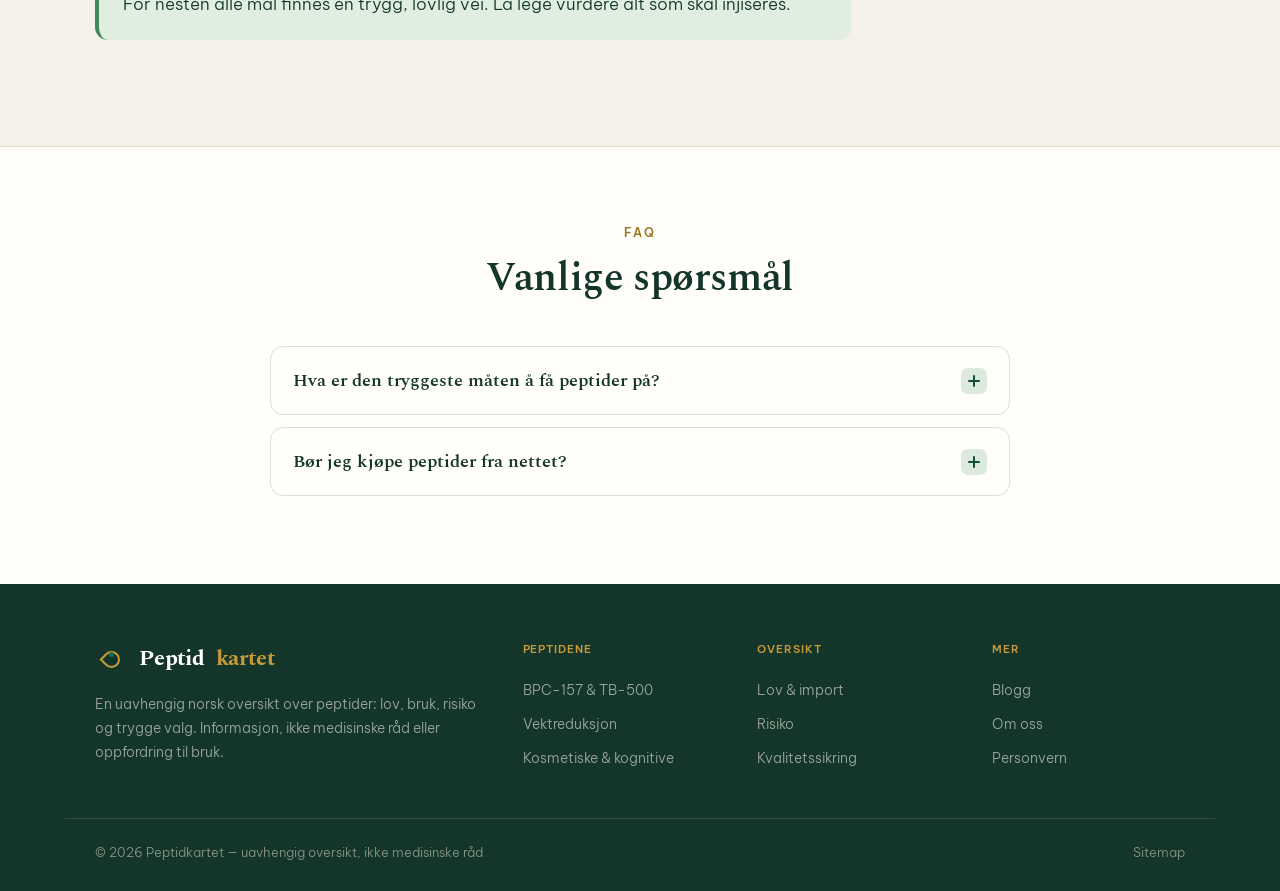
<file: blogg-trygg-vei-peptider.html>
<!DOCTYPE html>
<html lang="no"><head>
<meta charset="utf-8"><meta name="viewport" content="width=device-width, initial-scale=1.0">
<title>Den Tryggeste Veien til Peptider i Norge | Peptidkartet</title><meta name="title" content="Den Tryggeste Veien til Peptider i Norge | Peptidkartet"><meta name="description" content="Den tryggeste veien til peptider i Norge: hvorfor lege, apotek og kosmetiske produkter slår det uregulerte nettmarkedet.">
<meta name="robots" content="index, follow"><meta name="googlebot" content="index, follow, max-snippet:-1, max-image-preview:large, max-video-preview:-1">
<link rel="canonical" href="blogg-trygg-vei-peptider.html">
<link rel="icon" type="image/svg+xml" href="favicon.svg">
<link rel="icon" type="image/png" sizes="32x32" href="favicon-32.png">
<link rel="apple-touch-icon" href="favicon.png">
<link rel="preconnect" href="https://fonts.googleapis.com"><link rel="preconnect" href="https://fonts.gstatic.com" crossorigin>
<link rel="stylesheet" href="https://fonts.googleapis.com/css2?family=Spectral:ital,wght@0,400;0,500;0,600;0,700;1,400;1,500&family=Be+Vietnam+Pro:wght@300;400;500;600;700&display=swap">
<style>
/* ============================================
   PEPTIDER I NORGE — Site #17 (design #18)
   National overview. Deep forest-green + warm gold + cream.
   Spectral + Be Vietnam Pro.
   ============================================ */
:root{
  --bg:#f4f1e8;
  --bg-2:#e9e4d4;
  --surface:#fffefa;
  --ink:#14352a;
  --ink-2:#4f5e52;
  --ink-3:#8a9387;
  --line:#dfe0cf;
  --line-2:#ebe9da;
  --forest:#1f6b4f;
  --forest-dark:#144d38;
  --forest-soft:#dbeadd;
  --gold:#c69a3a;
  --gold-dark:#9c7724;
  --gold-soft:#f3e8cd;
  --clay:#b9683f;
  --red:#bf4234;
  --red-soft:#f6e0db;
  --green:#3f8a5c;
  --green-soft:#dfeede;
  --r-sm:7px;
  --r:13px;
  --r-lg:20px;
  --disp:'Spectral',Georgia,serif;
  --body:'Be Vietnam Pro',-apple-system,sans-serif;
  --maxw:1150px;
}
*{box-sizing:border-box;margin:0;padding:0}
html{scroll-behavior:smooth;-webkit-text-size-adjust:100%}
body{background:var(--bg);color:var(--ink);font-family:var(--body);font-size:17px;line-height:1.72;font-weight:300;-webkit-font-smoothing:antialiased}
::selection{background:var(--forest);color:#fff}
a{color:var(--forest-dark);text-decoration:none}
a:hover{color:var(--ink)}
h1,h2,h3,h4{font-family:var(--disp);font-weight:600;line-height:1.16;letter-spacing:-0.01em;color:var(--ink)}
img{max-width:100%;display:block}
.wrap{max-width:var(--maxw);margin:0 auto;padding:0 30px}
.eyebrow{font-family:var(--body);font-weight:600;font-size:12px;text-transform:uppercase;letter-spacing:.18em;color:var(--gold-dark)}

/* topbar */
.topbar{position:sticky;top:0;z-index:1000;background:rgba(244,241,232,.93);backdrop-filter:blur(10px);border-bottom:1px solid var(--line)}
.topbar-inner{max-width:var(--maxw);margin:0 auto;padding:0 30px;height:74px;display:flex;align-items:center;justify-content:space-between}
.brand{display:flex;align-items:center;gap:11px;font-family:var(--disp);font-weight:700;font-size:22px;letter-spacing:-0.01em;color:var(--ink)}
.brand .mk{width:33px;height:33px;border-radius:9px;background:var(--ink);position:relative;flex-shrink:0;display:flex;align-items:center;justify-content:center}
.brand .mk::before{content:'';width:13px;height:13px;border:2px solid var(--gold);border-radius:50% 50% 50% 0;transform:rotate(45deg)}
.brand .mk::after{content:'';position:absolute;top:9px;width:5px;height:5px;border-radius:50%;background:var(--forest)}
.brand b{color:var(--gold-dark)}
.nav{display:flex;align-items:center;gap:2px;list-style:none}
.nav>li{position:relative}
.nav>li>a{display:block;padding:9px 14px;font-family:var(--body);font-weight:500;font-size:14px;color:var(--ink-2);border-radius:var(--r-sm);transition:all .15s}
.nav>li>a:hover{color:var(--ink);background:var(--bg-2)}
.nav a.current{color:var(--forest-dark);background:var(--forest-soft)}
.has-menu>a::after{content:'';display:inline-block;width:5px;height:5px;margin-left:7px;border-right:1.5px solid currentColor;border-bottom:1.5px solid currentColor;transform:translateY(-2px) rotate(45deg);opacity:.5}
.menu{position:absolute;top:calc(100% + 8px);left:0;min-width:270px;background:var(--surface);border:1px solid var(--line);border-radius:var(--r);padding:8px;opacity:0;visibility:hidden;transform:translateY(-6px);transition:all .16s;box-shadow:0 18px 44px -16px rgba(20,53,42,.26)}
.has-menu:hover .menu,.has-menu:focus-within .menu{opacity:1;visibility:visible;transform:translateY(0)}
.menu a{display:flex;gap:11px;padding:10px 12px;font-size:14px;color:var(--ink-2);border-radius:var(--r-sm)}
.menu a:hover{background:var(--forest-soft);color:var(--forest-dark)}
.menu a .n{font-family:var(--disp);font-weight:700;font-size:14px;color:var(--gold-dark);min-width:16px}
.btn{display:inline-flex;align-items:center;gap:9px;font-family:var(--body);font-weight:600;font-size:14.5px;padding:13px 27px;border:2px solid transparent;cursor:pointer;transition:all .18s;border-radius:var(--r-sm)}
.btn-solid{background:var(--forest);color:#fff}
.btn-solid:hover{background:var(--forest-dark);color:#fff}
.btn-gold{background:var(--gold);color:#fff}
.btn-gold:hover{background:var(--gold-dark);color:#fff}
.btn-line{background:transparent;color:var(--ink);border-color:var(--line)}
.btn-line:hover{border-color:var(--forest);color:var(--forest-dark)}
.btn .arr{transition:transform .18s}.btn:hover .arr{transform:translateX(3px)}
.burger{display:none;width:44px;height:44px;border:1px solid var(--line);background:var(--surface);cursor:pointer;flex-direction:column;align-items:center;justify-content:center;gap:4px;border-radius:var(--r-sm)}
.burger span{width:18px;height:2px;background:var(--ink)}
.mnav{display:none}

/* hero */
.hero{background:var(--ink);color:#fff;position:relative;overflow:hidden}
.hero::before{content:'';position:absolute;top:-30%;right:-8%;width:540px;height:540px;border-radius:50%;background:radial-gradient(circle,rgba(31,107,79,.4),transparent 64%);pointer-events:none}
.hero::after{content:'';position:absolute;bottom:-40%;left:-6%;width:420px;height:420px;border-radius:50%;background:radial-gradient(circle,rgba(198,154,58,.18),transparent 64%);pointer-events:none}
.hero-grid{position:relative;max-width:var(--maxw);margin:0 auto;padding:62px 30px 58px;display:grid;grid-template-columns:1.1fr .9fr;gap:50px;align-items:center}
.hero .eyebrow{display:inline-flex;align-items:center;gap:9px;color:var(--gold);margin-bottom:20px}
.hero .eyebrow::before{content:'';width:24px;height:1.5px;background:var(--gold)}
.hero h1{font-size:clamp(40px,5.6vw,66px);font-weight:700;line-height:1.04;letter-spacing:-0.02em;color:#fff}
.hero h1 em{font-style:italic;color:var(--gold)}
.hero-lede{font-size:19px;line-height:1.6;color:rgba(255,255,255,.76);max-width:34em;margin:20px 0 30px;font-weight:300}
.hero-actions{display:flex;gap:13px;flex-wrap:wrap}
.hero-card{background:rgba(255,255,255,.05);border:1px solid rgba(255,255,255,.13);border-radius:var(--r-lg);overflow:hidden;backdrop-filter:blur(4px)}
.hero-card .hh{padding:15px 22px;border-bottom:1px solid rgba(255,255,255,.1);font-family:var(--disp);font-weight:600;font-size:15px;color:var(--gold);display:flex;align-items:center;gap:9px}
.hero-card .hr{display:flex;gap:12px;padding:13px 22px;border-bottom:1px solid rgba(255,255,255,.07);font-size:14px;color:rgba(255,255,255,.82);align-items:flex-start;font-weight:300}
.hero-card .hr:last-child{border-bottom:0}
.hero-card .hr .ic{color:var(--gold);flex-shrink:0}

/* ribbon */
.ribbon{background:var(--surface);border-bottom:1px solid var(--line)}
.ribbon-inner{max-width:var(--maxw);margin:0 auto;padding:0 30px;display:grid;grid-template-columns:repeat(4,1fr)}
.ribbon .r{padding:24px 22px;border-right:1px solid var(--line)}
.ribbon .r:last-child{border-right:0}
.ribbon .r .n{font-family:var(--disp);font-weight:700;font-size:23px;color:var(--ink);line-height:1}
.ribbon .r .n em{font-style:italic;color:var(--forest)}
.ribbon .r .l{font-size:12.5px;color:var(--ink-2);margin-top:7px}

/* disclaimer */
.disclaimer{max-width:var(--maxw);margin:28px auto 0;padding:0 30px}
.disclaimer-in{background:var(--gold-soft);border:1px solid #e6d5a6;border-radius:var(--r);padding:15px 22px;display:flex;gap:13px;align-items:flex-start;font-size:14.5px;color:var(--ink-2)}
.disclaimer-in .ic{font-size:17px;flex-shrink:0}
.disclaimer-in strong{color:var(--ink);font-family:var(--disp)}

/* pillar */
.pillar{padding:56px 0 80px}
.pillar-grid{max-width:var(--maxw);margin:0 auto;padding:0 30px;display:grid;grid-template-columns:250px 1fr;gap:54px;align-items:start}
.toc{position:sticky;top:90px;background:var(--surface);border:1px solid var(--line);border-radius:var(--r);padding:22px;max-height:calc(100vh - 120px);overflow-y:auto}
.toc h4{font-family:var(--body);font-weight:600;font-size:11px;text-transform:uppercase;letter-spacing:.12em;color:var(--ink-3);margin-bottom:14px}
.toc ol{list-style:none;counter-reset:t}
.toc li{counter-increment:t}
.toc a{display:flex;gap:10px;padding:6px 0;font-size:13px;color:var(--ink-2);line-height:1.38;border:0;border-top:1px solid var(--line-2)}
.toc li:first-child a{border-top:0}
.toc a::before{content:counter(t,decimal-leading-zero);font-family:var(--disp);font-weight:700;font-size:11px;color:var(--gold-dark);flex-shrink:0}
.toc a:hover{color:var(--forest-dark)}

.prose{max-width:760px}
.prose .lead{font-size:21px;line-height:1.56;color:var(--ink);margin-bottom:26px;font-family:var(--disp);font-weight:400}
.prose h2{font-size:clamp(26px,3vw,35px);font-weight:600;margin:48px 0 14px;letter-spacing:-0.01em;line-height:1.12}
.prose h2:first-of-type{margin-top:0}
.prose h3{font-size:21px;font-weight:600;margin:28px 0 10px;color:var(--ink);font-style:italic}
.prose p{color:var(--ink-2);margin-bottom:18px;font-size:17px;line-height:1.76;font-weight:300}
.prose a{color:var(--forest-dark);font-weight:500;border-bottom:1px solid #b8d6bf}
.prose a:hover{border-bottom-color:var(--forest-dark)}
.prose strong{color:var(--ink);font-weight:600}
.prose ul,.prose ol{margin:0 0 20px;padding-left:2px;list-style:none}
.prose li{position:relative;padding-left:28px;margin-bottom:11px;color:var(--ink-2);font-weight:300}
.prose ul li::before{content:'';position:absolute;left:4px;top:10px;width:9px;height:9px;border-radius:50% 50% 50% 0;background:var(--forest);transform:rotate(45deg)}
.prose ol{counter-reset:li}.prose ol li{counter-increment:li}
.prose ol li::before{content:counter(li);position:absolute;left:0;top:1px;width:21px;height:21px;border-radius:var(--r-sm);background:var(--forest-soft);color:var(--forest-dark);font-family:var(--disp);font-weight:700;font-size:11px;display:flex;align-items:center;justify-content:center}

.box{border-radius:var(--r);padding:20px 24px;margin:26px 0}
.box .h{font-family:var(--body);font-weight:700;font-size:12px;text-transform:uppercase;letter-spacing:.05em;margin-bottom:8px;display:flex;align-items:center;gap:8px}
.box.info{background:var(--forest-soft)}.box.info .h{color:var(--forest-dark)}.box.info p{color:var(--ink);margin:0}
.box.tip{background:var(--gold-soft)}.box.tip .h{color:var(--gold-dark)}.box.tip p{color:var(--ink);margin:0}
.box.warn{background:var(--gold-soft);border-left:4px solid var(--gold)}.box.warn .h{color:var(--gold-dark)}.box.warn p{color:var(--ink);margin:0}
.box.danger{background:var(--red-soft);border-left:4px solid var(--red)}.box.danger .h{color:var(--red)}.box.danger p{color:var(--ink);margin:0}
.box.good{background:var(--green-soft);border-left:4px solid var(--green)}.box.good .h{color:var(--green)}.box.good p{color:var(--ink);margin:0}

.figure{margin:30px 0}.figure img{border-radius:var(--r);width:100%}
.figure figcaption{margin-top:10px;font-size:13.5px;color:var(--ink-3);text-align:center;font-style:italic}

.tablewrap{overflow-x:auto;margin:28px 0;border:1px solid var(--line);border-radius:var(--r)}
.dtable{width:100%;border-collapse:collapse;font-size:14.5px;background:var(--surface)}
.dtable thead th{background:var(--ink);color:#fff;font-family:var(--body);font-weight:600;font-size:12px;text-transform:uppercase;letter-spacing:.04em;text-align:left;padding:13px 16px}
.dtable tbody td{padding:12px 16px;border-bottom:1px solid var(--line-2);color:var(--ink-2);vertical-align:middle;font-weight:300}
.dtable tbody tr:last-child td{border-bottom:0}
.dtable tbody tr:nth-child(even){background:var(--bg)}
.dtable .it{font-family:var(--disp);font-weight:600;color:var(--ink);font-size:16px}
.evtag{display:inline-block;font-family:var(--body);font-weight:700;font-size:10.5px;text-transform:uppercase;letter-spacing:.03em;padding:3px 8px;border-radius:4px}
.evtag.low{background:var(--red-soft);color:var(--red)}
.evtag.med{background:var(--gold-soft);color:var(--gold-dark)}
.evtag.high{background:var(--green-soft);color:var(--green)}

/* cat cards */
.cats{display:grid;grid-template-columns:repeat(3,1fr);gap:20px;margin:30px 0}
.cat{background:var(--surface);border:1px solid var(--line);border-radius:var(--r);padding:24px;transition:all .2s}
.cat:hover{transform:translateY(-3px);box-shadow:0 20px 42px -22px rgba(20,53,42,.26)}
.cat .ic{width:40px;height:40px;border-radius:10px;background:var(--forest-soft);display:flex;align-items:center;justify-content:center;font-family:var(--disp);font-weight:700;font-size:17px;color:var(--forest-dark);margin-bottom:14px}
.cat h4{font-family:var(--disp);font-size:20px;margin-bottom:7px}
.cat p{font-size:14px;color:var(--ink-2);margin:0;font-weight:300}

/* cards (blog) */
.cards{display:grid;grid-template-columns:repeat(3,1fr);gap:22px}
.card{background:var(--surface);border:1px solid var(--line);border-radius:var(--r);overflow:hidden;display:flex;flex-direction:column;transition:all .2s}
.card:hover{box-shadow:0 22px 46px -22px rgba(20,53,42,.3);transform:translateY(-3px)}
.card .ph{aspect-ratio:16/10;overflow:hidden}.card .ph img{width:100%;height:100%;object-fit:cover;transition:transform .5s}.card:hover .ph img{transform:scale(1.05)}
.card .bd{padding:22px;display:flex;flex-direction:column;flex:1}
.card .kick{font-family:var(--body);font-weight:600;font-size:11px;text-transform:uppercase;letter-spacing:.07em;color:var(--gold-dark);margin-bottom:9px}
.card h3{font-size:20px;margin-bottom:8px;line-height:1.24;font-weight:600}.card h3 a{color:var(--ink);border:0}.card h3 a:hover{color:var(--forest-dark)}
.card p{font-size:14px;color:var(--ink-2);margin-bottom:14px;flex:1;font-weight:300}
.card .go{font-family:var(--body);font-weight:600;font-size:13px;color:var(--forest-dark)}
.sec-head{max-width:640px;margin:0 auto 44px;text-align:center}
.sec-head .eyebrow{display:block;margin-bottom:12px}
.sec-head h2{font-size:clamp(28px,3.6vw,40px);font-weight:600}
.sec-head p{margin-top:12px;color:var(--ink-2);font-size:17px;font-weight:300}

/* faq */
.faq{background:var(--surface);border-top:1px solid var(--line);padding:76px 0}
.faq-wrap{max-width:800px;margin:0 auto;padding:0 30px}
.faq-list{margin-top:38px}
.faq-item{border:1px solid var(--line);border-radius:var(--r);margin-bottom:12px;overflow:hidden;transition:box-shadow .2s}
.faq-item.open{box-shadow:0 14px 34px -18px rgba(20,53,42,.22)}
.faq-q{width:100%;background:none;border:0;text-align:left;cursor:pointer;padding:20px 22px;display:flex;align-items:center;gap:16px;font-family:var(--disp);font-weight:600;font-size:18px;color:var(--ink)}
.faq-q .q{flex:1}
.faq-q .pm{width:26px;height:26px;border-radius:var(--r-sm);background:var(--forest-soft);color:var(--forest-dark);flex-shrink:0;position:relative}
.faq-q .pm::before,.faq-q .pm::after{content:'';position:absolute;background:currentColor;border-radius:2px}
.faq-q .pm::before{left:7px;right:7px;top:12px;height:2px}
.faq-q .pm::after{top:7px;bottom:7px;left:12px;width:2px;transition:transform .25s}
.faq-item.open .pm{background:var(--forest);color:#fff}
.faq-item.open .pm::after{transform:scaleY(0)}
.faq-a{max-height:0;overflow:hidden;transition:max-height .3s ease}
.faq-item.open .faq-a{max-height:520px}
.faq-a-in{padding:0 22px 22px 22px;color:var(--ink-2);font-size:16px;line-height:1.7;font-weight:300}

/* cta */
.cta{padding:42px 0 88px}
.cta-inner{max-width:var(--maxw);margin:0 auto;padding:54px 46px;background:var(--ink);border-radius:var(--r-lg);text-align:center;color:#fff;position:relative;overflow:hidden}
.cta-inner::before{content:'';position:absolute;top:-40%;right:-5%;width:340px;height:340px;border-radius:50%;background:radial-gradient(circle,rgba(31,107,79,.4),transparent 62%)}
.cta-inner h2{position:relative;color:#fff;font-size:clamp(27px,3.4vw,40px);margin-bottom:12px;font-weight:600}
.cta-inner p{position:relative;color:rgba(255,255,255,.78);font-size:18px;max-width:34em;margin:0 auto 26px;font-weight:300}
.cta-inner .btn{position:relative;background:var(--gold);color:#fff}
.cta-inner .btn:hover{background:#fff;color:var(--ink)}

/* footer */
footer{background:var(--ink);color:rgba(244,241,232,.6);padding:56px 0 28px}
.foot-grid{max-width:var(--maxw);margin:0 auto;padding:0 30px;display:grid;grid-template-columns:2fr 1fr 1fr 1fr;gap:42px}
.foot-brand .brand{color:#fff;margin-bottom:14px}.foot-brand .brand b{color:var(--gold)}
.foot-brand p{font-size:14px;max-width:30em;font-weight:300}
.foot-col h5{font-family:var(--body);font-weight:600;font-size:11px;text-transform:uppercase;letter-spacing:.08em;color:var(--gold);margin-bottom:14px}
.foot-col a{display:block;color:rgba(244,241,232,.6);font-size:14px;padding:5px 0;font-weight:300}
.foot-col a:hover{color:#fff}
.foot-bottom{max-width:var(--maxw);margin:42px auto 0;padding:22px 30px 0;border-top:1px solid rgba(244,241,232,.13);display:flex;justify-content:space-between;gap:16px;flex-wrap:wrap;font-size:13px;color:var(--ink-3);font-weight:300}
.foot-bottom a{color:var(--ink-3)}.foot-bottom a:hover{color:var(--gold)}

/* interior */
.pagehead{background:var(--ink);color:#fff;padding:48px 0 42px;position:relative;overflow:hidden}
.pagehead::before{content:'';position:absolute;top:-160px;right:-50px;width:440px;height:400px;border-radius:50%;background:radial-gradient(circle,rgba(31,107,79,.34),transparent 64%)}
.crumbs{position:relative;font-size:13px;color:rgba(255,255,255,.5);margin-bottom:16px;font-weight:500}
.crumbs a{color:rgba(255,255,255,.72)}.crumbs .sep{margin:0 8px;color:var(--gold)}
.pagehead .eyebrow{position:relative;display:block;margin-bottom:12px;color:var(--gold)}
.pagehead h1{position:relative;font-size:clamp(30px,4.2vw,46px);max-width:18em;color:#fff;font-weight:700}
.pagehead h1 em{font-style:italic;color:var(--gold)}
.pagehead .sub{position:relative;margin-top:14px;font-size:18px;color:rgba(255,255,255,.74);max-width:40em;font-weight:300}
.doc-hero{max-width:var(--maxw);margin:28px auto 0;padding:0 30px}
.doc-hero img{width:100%;border-radius:var(--r-lg);aspect-ratio:16/7;object-fit:cover}
.doc{padding:46px 0 80px}
.doc-grid{max-width:var(--maxw);margin:0 auto;padding:0 30px;display:grid;grid-template-columns:1fr 280px;gap:54px;align-items:start}
.side{position:sticky;top:90px;display:flex;flex-direction:column;gap:20px}
.side-card{background:var(--surface);border:1px solid var(--line);border-radius:var(--r);padding:22px}
.side-card h4{font-family:var(--body);font-weight:600;font-size:11px;text-transform:uppercase;letter-spacing:.08em;color:var(--ink-3);margin-bottom:14px}
.side-list{list-style:none}
.side-list a{display:flex;gap:10px;padding:10px 0;font-size:14px;color:var(--ink);border:0;border-top:1px solid var(--line-2);font-weight:500}
.side-list li:first-child a{border-top:0}.side-list a:hover{color:var(--forest-dark)}
.side-list a .n{font-family:var(--disp);font-weight:700;font-size:12px;color:var(--gold-dark);flex-shrink:0}
.side-cta{background:var(--forest-soft);border-radius:var(--r);padding:24px}
.side-cta h4{font-family:var(--disp);font-size:18px;color:var(--forest-dark);margin-bottom:8px}
.side-cta p{font-size:14px;color:var(--ink-2);margin-bottom:16px;font-weight:300}
.side-cta .btn{width:100%;justify-content:center;font-size:13px;background:var(--ink);color:#fff}

@media(max-width:980px){
  .hero-grid,.pillar-grid,.doc-grid{grid-template-columns:1fr;gap:38px}
  .toc,.side{position:static}.toc{max-height:none}
  .cats,.cards{grid-template-columns:1fr 1fr}
  .ribbon-inner{grid-template-columns:1fr 1fr}
}
@media(max-width:760px){
  .nav{display:none}.burger{display:flex}
  .cats,.cards{grid-template-columns:1fr}
  .ribbon-inner{grid-template-columns:1fr 1fr}
  .foot-grid{grid-template-columns:1fr 1fr}
  .cta-inner{padding:42px 24px}
  .mnav{position:fixed;inset:0;background:var(--bg);z-index:2000;padding:80px 26px 32px;overflow-y:auto;display:none}
  .mnav.open{display:block}
  .mnav a{display:block;font-family:var(--disp);font-weight:600;font-size:22px;padding:14px 0;border-bottom:1px solid var(--line);color:var(--ink)}
  .mnav-x{position:absolute;top:18px;right:24px;width:44px;height:44px;border:1px solid var(--ink);background:transparent;font-size:22px;cursor:pointer;border-radius:var(--r-sm);color:var(--ink)}
}

</style>
</head><body>
<header class="topbar"><div class="topbar-inner">
<a href="index.html" class="brand"><span class="mk"></span>Peptid<b>kartet</b></a>
<nav><ul class="nav">
<li><a href="index.html">Oversikt</a></li>
<li class="has-menu"><a href="peptider-lov-import.html">Emner</a><div class="menu"><a href="peptider-lov-import.html"><span class="n">›</span> Lov &amp; import</a>
<a href="bpc-157-tb-500-norge.html"><span class="n">›</span> BPC-157 &amp; TB-500</a>
<a href="vektreduksjon-peptider.html"><span class="n">›</span> Vektreduksjon</a>
<a href="kosmetiske-kognitive-peptider.html"><span class="n">›</span> Kosmetiske &amp; kognitive</a>
<a href="peptider-risiko-sikkerhet.html"><span class="n">›</span> Risiko &amp; sikkerhet</a>
<a href="kvalitetssikre-peptider.html"><span class="n">›</span> Kvalitetssikring</a>
</div></li>
<li><a href="blogg.html" class="current">Blogg</a></li>
<li><a href="om-oss.html">Om oss</a></li>
</ul></nav>
<button class="burger" onclick="toggleNav()" aria-label="Meny"><span></span><span></span><span></span></button>
</div></header>
<div class="mnav" id="mnav"><button class="mnav-x" onclick="toggleNav()">✕</button>
<a href="index.html">Oversikt</a><a href="peptider-lov-import.html">Lov &amp; import</a><a href="bpc-157-tb-500-norge.html">BPC-157 &amp; TB-500</a><a href="vektreduksjon-peptider.html">Vektreduksjon</a><a href="kosmetiske-kognitive-peptider.html">Kosmetiske &amp; kognitive</a><a href="peptider-risiko-sikkerhet.html">Risiko</a><a href="kvalitetssikre-peptider.html">Kvalitetssikring</a><a href="blogg.html">Blogg</a><a href="om-oss.html">Om oss</a></div>
<div class="pagehead"><div class="wrap"><div class="crumbs"><a href="index.html">Oversikt</a><span class="sep">/</span><a href="blogg.html">Blogg</a><span class="sep">/</span><span>Råd</span></div>
<span class="eyebrow">Blogg</span><h1>Den tryggeste veien</h1><p class="sub">Den tryggeste veien til peptider i Norge: hvorfor lege, apotek og kosmetiske produkter slår det uregulerte nettmarkedet.</p></div></div>
<div class="doc-hero"><img src="img/anti-aging-fordeler.jpg" alt="Den tryggeste veien" loading="lazy"></div>
<div class="doc"><div class="doc-grid">
<article class="prose">
<div class="box warn" style="margin:0 0 26px"><div class="h">Viktig</div><p>Uavhengig informasjon, ikke medisinske råd, ingen doserings- eller injeksjonsveiledning, og ingen oppfordring til bruk. For bindende regler, se Legemiddelverket og Tollvesenet. Ved helsespørsmål, kontakt lege.</p></div>
<p class="lead">Vil du ha effekten av peptider uten unødig risiko? Det finnes en trygg vei — og en risikabel. Her er forskjellen.</p>
<h2>Den trygge veien</h2>
<ul>
<li><strong>Hud:</strong> kosmetiske topiske peptider fra vanlige butikker</li>
<li><strong>Medisinsk behov:</strong> godkjente legemidler via lege og apotek</li>
<li><strong>Skade:</strong> fysioterapi og rehab</li>
</ul>
<h2>Den risikable veien</h2>
<p>Uregulerte research-peptider fra nettet — ukjent innhold, toll-risiko, dopingstatus, ingen oppfølging. Se <a href="peptider-risiko-sikkerhet.html">risiko</a>.</p>
<div class="box good"><div class="h">✓ Kort</div><p>For nesten alle mål finnes en trygg, lovlig vei. La lege vurdere alt som skal injiseres.</p></div>
</article>
<aside class="side"><div class="side-card"><h4>Mer i oversikten</h4><ul class="side-list"><li><a href="peptider-lov-import.html"><span class="n">›</span> Lov & import</a></li>
<li><a href="peptider-risiko-sikkerhet.html"><span class="n">›</span> Risiko & sikkerhet</a></li>
<li><a href="kvalitetssikre-peptider.html"><span class="n">›</span> Kvalitetssikring</a></li>
<li><a href="vektreduksjon-peptider.html"><span class="n">›</span> Vektreduksjon</a></li>
<li><a href="bpc-157-tb-500-norge.html"><span class="n">›</span> BPC-157 & TB-500</a></li>
</ul></div>
<div class="side-cta"><h4>Trygt eller gråsone?</h4><p>Lege og apotek er alltid den tryggeste veien for injiserbart.</p><a href="peptider-risiko-sikkerhet.html" class="btn">Se risikoen →</a></div></aside>
</div></div>
<section class="faq"><div class="faq-wrap"><div class="sec-head"><span class="eyebrow">FAQ</span><h2>Vanlige spørsmål</h2></div>
<div class="faq-list"><div class="faq-item"><button class="faq-q"><span class="q">Hva er den tryggeste måten å få peptider på?</span><span class="pm"></span></button><div class="faq-a"><div class="faq-a-in">Kosmetiske peptider fra vanlige butikker, og godkjente legemidler via lege og apotek. For skade: fysioterapi og rehab.</div></div></div>
<div class="faq-item"><button class="faq-q"><span class="q">Bør jeg kjøpe peptider fra nettet?</span><span class="pm"></span></button><div class="faq-a"><div class="faq-a-in">Uregulerte research-peptider fra nettet har ukjent innhold, toll-risiko og ofte dopingstatus. Den trygge veien går via lege, apotek og vanlige butikker.</div></div></div>
</div></div></section>
<footer><div class="foot-grid">
<div class="foot-brand"><a href="index.html" class="brand"><span class="mk"></span>Peptid<b>kartet</b></a><p>En uavhengig norsk oversikt over peptider: lov, bruk, risiko og trygge valg. Informasjon, ikke medisinske råd eller oppfordring til bruk.</p></div>
<div class="foot-col"><h5>Peptidene</h5><a href="bpc-157-tb-500-norge.html">BPC-157 &amp; TB-500</a><a href="vektreduksjon-peptider.html">Vektreduksjon</a><a href="kosmetiske-kognitive-peptider.html">Kosmetiske &amp; kognitive</a></div>
<div class="foot-col"><h5>Oversikt</h5><a href="peptider-lov-import.html">Lov &amp; import</a><a href="peptider-risiko-sikkerhet.html">Risiko</a><a href="kvalitetssikre-peptider.html">Kvalitetssikring</a></div>
<div class="foot-col"><h5>Mer</h5><a href="blogg.html">Blogg</a><a href="om-oss.html">Om oss</a><a href="personvern.html">Personvern</a></div>
</div><div class="foot-bottom"><span>© 2026 Peptidkartet — uavhengig oversikt, ikke medisinske råd</span><a href="sitemap.html">Sitemap</a></div></footer>
<script>
function toggleNav(){var n=document.getElementById('mnav');n.classList.toggle('open');document.body.style.overflow=n.classList.contains('open')?'hidden':'';}
document.querySelectorAll('.faq-q').forEach(function(b){b.addEventListener('click',function(){var it=this.closest('.faq-item');var o=it.classList.contains('open');document.querySelectorAll('.faq-item').forEach(function(i){i.classList.remove('open');});if(!o)it.classList.add('open');});});
</script>
</body></html>
</file>
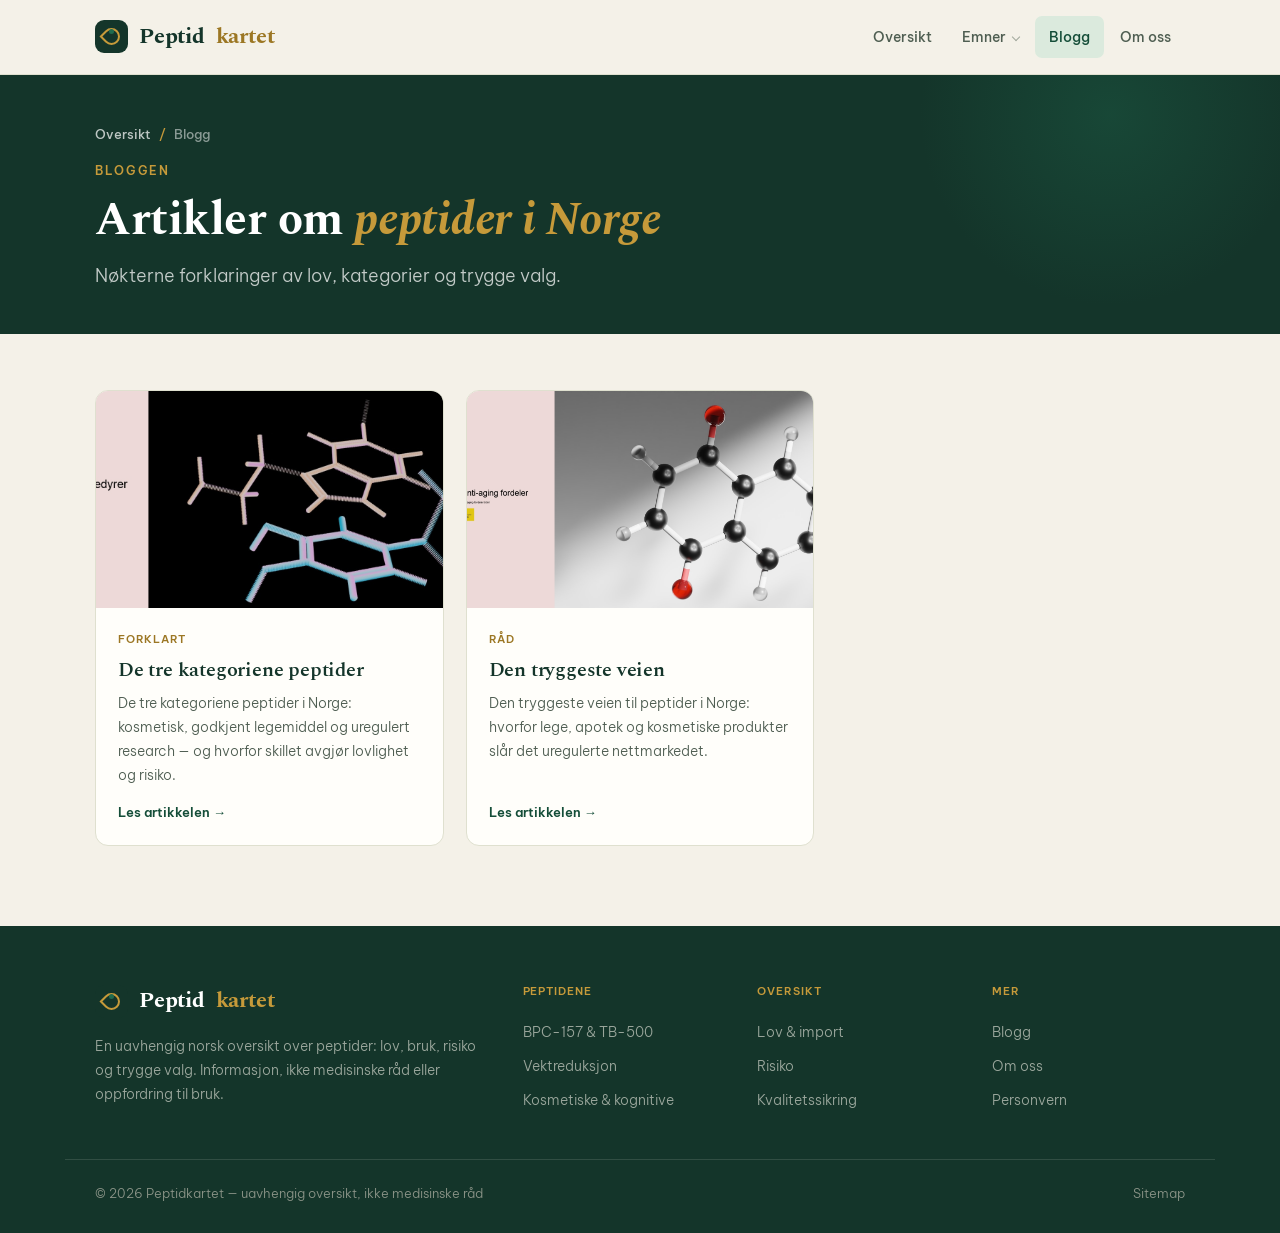
<file: blogg.html>
<!DOCTYPE html><html lang="no"><head>
<meta charset="utf-8"><meta name="viewport" content="width=device-width, initial-scale=1.0">
<title>Blogg — Peptider i Norge | Peptidkartet</title>
<meta name="description" content="Bloggen vår: de tre kategoriene peptider og den tryggeste veien i Norge.">
<meta name="robots" content="index, follow"><link rel="canonical" href="blogg.html">
<link rel="icon" type="image/svg+xml" href="favicon.svg">
<link rel="icon" type="image/png" sizes="32x32" href="favicon-32.png">
<link rel="apple-touch-icon" href="favicon.png">
<link rel="preconnect" href="https://fonts.googleapis.com"><link rel="preconnect" href="https://fonts.gstatic.com" crossorigin>
<link rel="stylesheet" href="https://fonts.googleapis.com/css2?family=Spectral:ital,wght@0,400;0,500;0,600;0,700;1,400;1,500&family=Be+Vietnam+Pro:wght@300;400;500;600;700&display=swap">
<style>
/* ============================================
   PEPTIDER I NORGE — Site #17 (design #18)
   National overview. Deep forest-green + warm gold + cream.
   Spectral + Be Vietnam Pro.
   ============================================ */
:root{
  --bg:#f4f1e8;
  --bg-2:#e9e4d4;
  --surface:#fffefa;
  --ink:#14352a;
  --ink-2:#4f5e52;
  --ink-3:#8a9387;
  --line:#dfe0cf;
  --line-2:#ebe9da;
  --forest:#1f6b4f;
  --forest-dark:#144d38;
  --forest-soft:#dbeadd;
  --gold:#c69a3a;
  --gold-dark:#9c7724;
  --gold-soft:#f3e8cd;
  --clay:#b9683f;
  --red:#bf4234;
  --red-soft:#f6e0db;
  --green:#3f8a5c;
  --green-soft:#dfeede;
  --r-sm:7px;
  --r:13px;
  --r-lg:20px;
  --disp:'Spectral',Georgia,serif;
  --body:'Be Vietnam Pro',-apple-system,sans-serif;
  --maxw:1150px;
}
*{box-sizing:border-box;margin:0;padding:0}
html{scroll-behavior:smooth;-webkit-text-size-adjust:100%}
body{background:var(--bg);color:var(--ink);font-family:var(--body);font-size:17px;line-height:1.72;font-weight:300;-webkit-font-smoothing:antialiased}
::selection{background:var(--forest);color:#fff}
a{color:var(--forest-dark);text-decoration:none}
a:hover{color:var(--ink)}
h1,h2,h3,h4{font-family:var(--disp);font-weight:600;line-height:1.16;letter-spacing:-0.01em;color:var(--ink)}
img{max-width:100%;display:block}
.wrap{max-width:var(--maxw);margin:0 auto;padding:0 30px}
.eyebrow{font-family:var(--body);font-weight:600;font-size:12px;text-transform:uppercase;letter-spacing:.18em;color:var(--gold-dark)}

/* topbar */
.topbar{position:sticky;top:0;z-index:1000;background:rgba(244,241,232,.93);backdrop-filter:blur(10px);border-bottom:1px solid var(--line)}
.topbar-inner{max-width:var(--maxw);margin:0 auto;padding:0 30px;height:74px;display:flex;align-items:center;justify-content:space-between}
.brand{display:flex;align-items:center;gap:11px;font-family:var(--disp);font-weight:700;font-size:22px;letter-spacing:-0.01em;color:var(--ink)}
.brand .mk{width:33px;height:33px;border-radius:9px;background:var(--ink);position:relative;flex-shrink:0;display:flex;align-items:center;justify-content:center}
.brand .mk::before{content:'';width:13px;height:13px;border:2px solid var(--gold);border-radius:50% 50% 50% 0;transform:rotate(45deg)}
.brand .mk::after{content:'';position:absolute;top:9px;width:5px;height:5px;border-radius:50%;background:var(--forest)}
.brand b{color:var(--gold-dark)}
.nav{display:flex;align-items:center;gap:2px;list-style:none}
.nav>li{position:relative}
.nav>li>a{display:block;padding:9px 14px;font-family:var(--body);font-weight:500;font-size:14px;color:var(--ink-2);border-radius:var(--r-sm);transition:all .15s}
.nav>li>a:hover{color:var(--ink);background:var(--bg-2)}
.nav a.current{color:var(--forest-dark);background:var(--forest-soft)}
.has-menu>a::after{content:'';display:inline-block;width:5px;height:5px;margin-left:7px;border-right:1.5px solid currentColor;border-bottom:1.5px solid currentColor;transform:translateY(-2px) rotate(45deg);opacity:.5}
.menu{position:absolute;top:calc(100% + 8px);left:0;min-width:270px;background:var(--surface);border:1px solid var(--line);border-radius:var(--r);padding:8px;opacity:0;visibility:hidden;transform:translateY(-6px);transition:all .16s;box-shadow:0 18px 44px -16px rgba(20,53,42,.26)}
.has-menu:hover .menu,.has-menu:focus-within .menu{opacity:1;visibility:visible;transform:translateY(0)}
.menu a{display:flex;gap:11px;padding:10px 12px;font-size:14px;color:var(--ink-2);border-radius:var(--r-sm)}
.menu a:hover{background:var(--forest-soft);color:var(--forest-dark)}
.menu a .n{font-family:var(--disp);font-weight:700;font-size:14px;color:var(--gold-dark);min-width:16px}
.btn{display:inline-flex;align-items:center;gap:9px;font-family:var(--body);font-weight:600;font-size:14.5px;padding:13px 27px;border:2px solid transparent;cursor:pointer;transition:all .18s;border-radius:var(--r-sm)}
.btn-solid{background:var(--forest);color:#fff}
.btn-solid:hover{background:var(--forest-dark);color:#fff}
.btn-gold{background:var(--gold);color:#fff}
.btn-gold:hover{background:var(--gold-dark);color:#fff}
.btn-line{background:transparent;color:var(--ink);border-color:var(--line)}
.btn-line:hover{border-color:var(--forest);color:var(--forest-dark)}
.btn .arr{transition:transform .18s}.btn:hover .arr{transform:translateX(3px)}
.burger{display:none;width:44px;height:44px;border:1px solid var(--line);background:var(--surface);cursor:pointer;flex-direction:column;align-items:center;justify-content:center;gap:4px;border-radius:var(--r-sm)}
.burger span{width:18px;height:2px;background:var(--ink)}
.mnav{display:none}

/* hero */
.hero{background:var(--ink);color:#fff;position:relative;overflow:hidden}
.hero::before{content:'';position:absolute;top:-30%;right:-8%;width:540px;height:540px;border-radius:50%;background:radial-gradient(circle,rgba(31,107,79,.4),transparent 64%);pointer-events:none}
.hero::after{content:'';position:absolute;bottom:-40%;left:-6%;width:420px;height:420px;border-radius:50%;background:radial-gradient(circle,rgba(198,154,58,.18),transparent 64%);pointer-events:none}
.hero-grid{position:relative;max-width:var(--maxw);margin:0 auto;padding:62px 30px 58px;display:grid;grid-template-columns:1.1fr .9fr;gap:50px;align-items:center}
.hero .eyebrow{display:inline-flex;align-items:center;gap:9px;color:var(--gold);margin-bottom:20px}
.hero .eyebrow::before{content:'';width:24px;height:1.5px;background:var(--gold)}
.hero h1{font-size:clamp(40px,5.6vw,66px);font-weight:700;line-height:1.04;letter-spacing:-0.02em;color:#fff}
.hero h1 em{font-style:italic;color:var(--gold)}
.hero-lede{font-size:19px;line-height:1.6;color:rgba(255,255,255,.76);max-width:34em;margin:20px 0 30px;font-weight:300}
.hero-actions{display:flex;gap:13px;flex-wrap:wrap}
.hero-card{background:rgba(255,255,255,.05);border:1px solid rgba(255,255,255,.13);border-radius:var(--r-lg);overflow:hidden;backdrop-filter:blur(4px)}
.hero-card .hh{padding:15px 22px;border-bottom:1px solid rgba(255,255,255,.1);font-family:var(--disp);font-weight:600;font-size:15px;color:var(--gold);display:flex;align-items:center;gap:9px}
.hero-card .hr{display:flex;gap:12px;padding:13px 22px;border-bottom:1px solid rgba(255,255,255,.07);font-size:14px;color:rgba(255,255,255,.82);align-items:flex-start;font-weight:300}
.hero-card .hr:last-child{border-bottom:0}
.hero-card .hr .ic{color:var(--gold);flex-shrink:0}

/* ribbon */
.ribbon{background:var(--surface);border-bottom:1px solid var(--line)}
.ribbon-inner{max-width:var(--maxw);margin:0 auto;padding:0 30px;display:grid;grid-template-columns:repeat(4,1fr)}
.ribbon .r{padding:24px 22px;border-right:1px solid var(--line)}
.ribbon .r:last-child{border-right:0}
.ribbon .r .n{font-family:var(--disp);font-weight:700;font-size:23px;color:var(--ink);line-height:1}
.ribbon .r .n em{font-style:italic;color:var(--forest)}
.ribbon .r .l{font-size:12.5px;color:var(--ink-2);margin-top:7px}

/* disclaimer */
.disclaimer{max-width:var(--maxw);margin:28px auto 0;padding:0 30px}
.disclaimer-in{background:var(--gold-soft);border:1px solid #e6d5a6;border-radius:var(--r);padding:15px 22px;display:flex;gap:13px;align-items:flex-start;font-size:14.5px;color:var(--ink-2)}
.disclaimer-in .ic{font-size:17px;flex-shrink:0}
.disclaimer-in strong{color:var(--ink);font-family:var(--disp)}

/* pillar */
.pillar{padding:56px 0 80px}
.pillar-grid{max-width:var(--maxw);margin:0 auto;padding:0 30px;display:grid;grid-template-columns:250px 1fr;gap:54px;align-items:start}
.toc{position:sticky;top:90px;background:var(--surface);border:1px solid var(--line);border-radius:var(--r);padding:22px;max-height:calc(100vh - 120px);overflow-y:auto}
.toc h4{font-family:var(--body);font-weight:600;font-size:11px;text-transform:uppercase;letter-spacing:.12em;color:var(--ink-3);margin-bottom:14px}
.toc ol{list-style:none;counter-reset:t}
.toc li{counter-increment:t}
.toc a{display:flex;gap:10px;padding:6px 0;font-size:13px;color:var(--ink-2);line-height:1.38;border:0;border-top:1px solid var(--line-2)}
.toc li:first-child a{border-top:0}
.toc a::before{content:counter(t,decimal-leading-zero);font-family:var(--disp);font-weight:700;font-size:11px;color:var(--gold-dark);flex-shrink:0}
.toc a:hover{color:var(--forest-dark)}

.prose{max-width:760px}
.prose .lead{font-size:21px;line-height:1.56;color:var(--ink);margin-bottom:26px;font-family:var(--disp);font-weight:400}
.prose h2{font-size:clamp(26px,3vw,35px);font-weight:600;margin:48px 0 14px;letter-spacing:-0.01em;line-height:1.12}
.prose h2:first-of-type{margin-top:0}
.prose h3{font-size:21px;font-weight:600;margin:28px 0 10px;color:var(--ink);font-style:italic}
.prose p{color:var(--ink-2);margin-bottom:18px;font-size:17px;line-height:1.76;font-weight:300}
.prose a{color:var(--forest-dark);font-weight:500;border-bottom:1px solid #b8d6bf}
.prose a:hover{border-bottom-color:var(--forest-dark)}
.prose strong{color:var(--ink);font-weight:600}
.prose ul,.prose ol{margin:0 0 20px;padding-left:2px;list-style:none}
.prose li{position:relative;padding-left:28px;margin-bottom:11px;color:var(--ink-2);font-weight:300}
.prose ul li::before{content:'';position:absolute;left:4px;top:10px;width:9px;height:9px;border-radius:50% 50% 50% 0;background:var(--forest);transform:rotate(45deg)}
.prose ol{counter-reset:li}.prose ol li{counter-increment:li}
.prose ol li::before{content:counter(li);position:absolute;left:0;top:1px;width:21px;height:21px;border-radius:var(--r-sm);background:var(--forest-soft);color:var(--forest-dark);font-family:var(--disp);font-weight:700;font-size:11px;display:flex;align-items:center;justify-content:center}

.box{border-radius:var(--r);padding:20px 24px;margin:26px 0}
.box .h{font-family:var(--body);font-weight:700;font-size:12px;text-transform:uppercase;letter-spacing:.05em;margin-bottom:8px;display:flex;align-items:center;gap:8px}
.box.info{background:var(--forest-soft)}.box.info .h{color:var(--forest-dark)}.box.info p{color:var(--ink);margin:0}
.box.tip{background:var(--gold-soft)}.box.tip .h{color:var(--gold-dark)}.box.tip p{color:var(--ink);margin:0}
.box.warn{background:var(--gold-soft);border-left:4px solid var(--gold)}.box.warn .h{color:var(--gold-dark)}.box.warn p{color:var(--ink);margin:0}
.box.danger{background:var(--red-soft);border-left:4px solid var(--red)}.box.danger .h{color:var(--red)}.box.danger p{color:var(--ink);margin:0}
.box.good{background:var(--green-soft);border-left:4px solid var(--green)}.box.good .h{color:var(--green)}.box.good p{color:var(--ink);margin:0}

.figure{margin:30px 0}.figure img{border-radius:var(--r);width:100%}
.figure figcaption{margin-top:10px;font-size:13.5px;color:var(--ink-3);text-align:center;font-style:italic}

.tablewrap{overflow-x:auto;margin:28px 0;border:1px solid var(--line);border-radius:var(--r)}
.dtable{width:100%;border-collapse:collapse;font-size:14.5px;background:var(--surface)}
.dtable thead th{background:var(--ink);color:#fff;font-family:var(--body);font-weight:600;font-size:12px;text-transform:uppercase;letter-spacing:.04em;text-align:left;padding:13px 16px}
.dtable tbody td{padding:12px 16px;border-bottom:1px solid var(--line-2);color:var(--ink-2);vertical-align:middle;font-weight:300}
.dtable tbody tr:last-child td{border-bottom:0}
.dtable tbody tr:nth-child(even){background:var(--bg)}
.dtable .it{font-family:var(--disp);font-weight:600;color:var(--ink);font-size:16px}
.evtag{display:inline-block;font-family:var(--body);font-weight:700;font-size:10.5px;text-transform:uppercase;letter-spacing:.03em;padding:3px 8px;border-radius:4px}
.evtag.low{background:var(--red-soft);color:var(--red)}
.evtag.med{background:var(--gold-soft);color:var(--gold-dark)}
.evtag.high{background:var(--green-soft);color:var(--green)}

/* cat cards */
.cats{display:grid;grid-template-columns:repeat(3,1fr);gap:20px;margin:30px 0}
.cat{background:var(--surface);border:1px solid var(--line);border-radius:var(--r);padding:24px;transition:all .2s}
.cat:hover{transform:translateY(-3px);box-shadow:0 20px 42px -22px rgba(20,53,42,.26)}
.cat .ic{width:40px;height:40px;border-radius:10px;background:var(--forest-soft);display:flex;align-items:center;justify-content:center;font-family:var(--disp);font-weight:700;font-size:17px;color:var(--forest-dark);margin-bottom:14px}
.cat h4{font-family:var(--disp);font-size:20px;margin-bottom:7px}
.cat p{font-size:14px;color:var(--ink-2);margin:0;font-weight:300}

/* cards (blog) */
.cards{display:grid;grid-template-columns:repeat(3,1fr);gap:22px}
.card{background:var(--surface);border:1px solid var(--line);border-radius:var(--r);overflow:hidden;display:flex;flex-direction:column;transition:all .2s}
.card:hover{box-shadow:0 22px 46px -22px rgba(20,53,42,.3);transform:translateY(-3px)}
.card .ph{aspect-ratio:16/10;overflow:hidden}.card .ph img{width:100%;height:100%;object-fit:cover;transition:transform .5s}.card:hover .ph img{transform:scale(1.05)}
.card .bd{padding:22px;display:flex;flex-direction:column;flex:1}
.card .kick{font-family:var(--body);font-weight:600;font-size:11px;text-transform:uppercase;letter-spacing:.07em;color:var(--gold-dark);margin-bottom:9px}
.card h3{font-size:20px;margin-bottom:8px;line-height:1.24;font-weight:600}.card h3 a{color:var(--ink);border:0}.card h3 a:hover{color:var(--forest-dark)}
.card p{font-size:14px;color:var(--ink-2);margin-bottom:14px;flex:1;font-weight:300}
.card .go{font-family:var(--body);font-weight:600;font-size:13px;color:var(--forest-dark)}
.sec-head{max-width:640px;margin:0 auto 44px;text-align:center}
.sec-head .eyebrow{display:block;margin-bottom:12px}
.sec-head h2{font-size:clamp(28px,3.6vw,40px);font-weight:600}
.sec-head p{margin-top:12px;color:var(--ink-2);font-size:17px;font-weight:300}

/* faq */
.faq{background:var(--surface);border-top:1px solid var(--line);padding:76px 0}
.faq-wrap{max-width:800px;margin:0 auto;padding:0 30px}
.faq-list{margin-top:38px}
.faq-item{border:1px solid var(--line);border-radius:var(--r);margin-bottom:12px;overflow:hidden;transition:box-shadow .2s}
.faq-item.open{box-shadow:0 14px 34px -18px rgba(20,53,42,.22)}
.faq-q{width:100%;background:none;border:0;text-align:left;cursor:pointer;padding:20px 22px;display:flex;align-items:center;gap:16px;font-family:var(--disp);font-weight:600;font-size:18px;color:var(--ink)}
.faq-q .q{flex:1}
.faq-q .pm{width:26px;height:26px;border-radius:var(--r-sm);background:var(--forest-soft);color:var(--forest-dark);flex-shrink:0;position:relative}
.faq-q .pm::before,.faq-q .pm::after{content:'';position:absolute;background:currentColor;border-radius:2px}
.faq-q .pm::before{left:7px;right:7px;top:12px;height:2px}
.faq-q .pm::after{top:7px;bottom:7px;left:12px;width:2px;transition:transform .25s}
.faq-item.open .pm{background:var(--forest);color:#fff}
.faq-item.open .pm::after{transform:scaleY(0)}
.faq-a{max-height:0;overflow:hidden;transition:max-height .3s ease}
.faq-item.open .faq-a{max-height:520px}
.faq-a-in{padding:0 22px 22px 22px;color:var(--ink-2);font-size:16px;line-height:1.7;font-weight:300}

/* cta */
.cta{padding:42px 0 88px}
.cta-inner{max-width:var(--maxw);margin:0 auto;padding:54px 46px;background:var(--ink);border-radius:var(--r-lg);text-align:center;color:#fff;position:relative;overflow:hidden}
.cta-inner::before{content:'';position:absolute;top:-40%;right:-5%;width:340px;height:340px;border-radius:50%;background:radial-gradient(circle,rgba(31,107,79,.4),transparent 62%)}
.cta-inner h2{position:relative;color:#fff;font-size:clamp(27px,3.4vw,40px);margin-bottom:12px;font-weight:600}
.cta-inner p{position:relative;color:rgba(255,255,255,.78);font-size:18px;max-width:34em;margin:0 auto 26px;font-weight:300}
.cta-inner .btn{position:relative;background:var(--gold);color:#fff}
.cta-inner .btn:hover{background:#fff;color:var(--ink)}

/* footer */
footer{background:var(--ink);color:rgba(244,241,232,.6);padding:56px 0 28px}
.foot-grid{max-width:var(--maxw);margin:0 auto;padding:0 30px;display:grid;grid-template-columns:2fr 1fr 1fr 1fr;gap:42px}
.foot-brand .brand{color:#fff;margin-bottom:14px}.foot-brand .brand b{color:var(--gold)}
.foot-brand p{font-size:14px;max-width:30em;font-weight:300}
.foot-col h5{font-family:var(--body);font-weight:600;font-size:11px;text-transform:uppercase;letter-spacing:.08em;color:var(--gold);margin-bottom:14px}
.foot-col a{display:block;color:rgba(244,241,232,.6);font-size:14px;padding:5px 0;font-weight:300}
.foot-col a:hover{color:#fff}
.foot-bottom{max-width:var(--maxw);margin:42px auto 0;padding:22px 30px 0;border-top:1px solid rgba(244,241,232,.13);display:flex;justify-content:space-between;gap:16px;flex-wrap:wrap;font-size:13px;color:var(--ink-3);font-weight:300}
.foot-bottom a{color:var(--ink-3)}.foot-bottom a:hover{color:var(--gold)}

/* interior */
.pagehead{background:var(--ink);color:#fff;padding:48px 0 42px;position:relative;overflow:hidden}
.pagehead::before{content:'';position:absolute;top:-160px;right:-50px;width:440px;height:400px;border-radius:50%;background:radial-gradient(circle,rgba(31,107,79,.34),transparent 64%)}
.crumbs{position:relative;font-size:13px;color:rgba(255,255,255,.5);margin-bottom:16px;font-weight:500}
.crumbs a{color:rgba(255,255,255,.72)}.crumbs .sep{margin:0 8px;color:var(--gold)}
.pagehead .eyebrow{position:relative;display:block;margin-bottom:12px;color:var(--gold)}
.pagehead h1{position:relative;font-size:clamp(30px,4.2vw,46px);max-width:18em;color:#fff;font-weight:700}
.pagehead h1 em{font-style:italic;color:var(--gold)}
.pagehead .sub{position:relative;margin-top:14px;font-size:18px;color:rgba(255,255,255,.74);max-width:40em;font-weight:300}
.doc-hero{max-width:var(--maxw);margin:28px auto 0;padding:0 30px}
.doc-hero img{width:100%;border-radius:var(--r-lg);aspect-ratio:16/7;object-fit:cover}
.doc{padding:46px 0 80px}
.doc-grid{max-width:var(--maxw);margin:0 auto;padding:0 30px;display:grid;grid-template-columns:1fr 280px;gap:54px;align-items:start}
.side{position:sticky;top:90px;display:flex;flex-direction:column;gap:20px}
.side-card{background:var(--surface);border:1px solid var(--line);border-radius:var(--r);padding:22px}
.side-card h4{font-family:var(--body);font-weight:600;font-size:11px;text-transform:uppercase;letter-spacing:.08em;color:var(--ink-3);margin-bottom:14px}
.side-list{list-style:none}
.side-list a{display:flex;gap:10px;padding:10px 0;font-size:14px;color:var(--ink);border:0;border-top:1px solid var(--line-2);font-weight:500}
.side-list li:first-child a{border-top:0}.side-list a:hover{color:var(--forest-dark)}
.side-list a .n{font-family:var(--disp);font-weight:700;font-size:12px;color:var(--gold-dark);flex-shrink:0}
.side-cta{background:var(--forest-soft);border-radius:var(--r);padding:24px}
.side-cta h4{font-family:var(--disp);font-size:18px;color:var(--forest-dark);margin-bottom:8px}
.side-cta p{font-size:14px;color:var(--ink-2);margin-bottom:16px;font-weight:300}
.side-cta .btn{width:100%;justify-content:center;font-size:13px;background:var(--ink);color:#fff}

@media(max-width:980px){
  .hero-grid,.pillar-grid,.doc-grid{grid-template-columns:1fr;gap:38px}
  .toc,.side{position:static}.toc{max-height:none}
  .cats,.cards{grid-template-columns:1fr 1fr}
  .ribbon-inner{grid-template-columns:1fr 1fr}
}
@media(max-width:760px){
  .nav{display:none}.burger{display:flex}
  .cats,.cards{grid-template-columns:1fr}
  .ribbon-inner{grid-template-columns:1fr 1fr}
  .foot-grid{grid-template-columns:1fr 1fr}
  .cta-inner{padding:42px 24px}
  .mnav{position:fixed;inset:0;background:var(--bg);z-index:2000;padding:80px 26px 32px;overflow-y:auto;display:none}
  .mnav.open{display:block}
  .mnav a{display:block;font-family:var(--disp);font-weight:600;font-size:22px;padding:14px 0;border-bottom:1px solid var(--line);color:var(--ink)}
  .mnav-x{position:absolute;top:18px;right:24px;width:44px;height:44px;border:1px solid var(--ink);background:transparent;font-size:22px;cursor:pointer;border-radius:var(--r-sm);color:var(--ink)}
}

</style>
</head><body>
<header class="topbar"><div class="topbar-inner">
<a href="index.html" class="brand"><span class="mk"></span>Peptid<b>kartet</b></a>
<nav><ul class="nav">
<li><a href="index.html">Oversikt</a></li>
<li class="has-menu"><a href="peptider-lov-import.html">Emner</a><div class="menu"><a href="peptider-lov-import.html"><span class="n">›</span> Lov &amp; import</a>
<a href="bpc-157-tb-500-norge.html"><span class="n">›</span> BPC-157 &amp; TB-500</a>
<a href="vektreduksjon-peptider.html"><span class="n">›</span> Vektreduksjon</a>
<a href="kosmetiske-kognitive-peptider.html"><span class="n">›</span> Kosmetiske &amp; kognitive</a>
<a href="peptider-risiko-sikkerhet.html"><span class="n">›</span> Risiko &amp; sikkerhet</a>
<a href="kvalitetssikre-peptider.html"><span class="n">›</span> Kvalitetssikring</a>
</div></li>
<li><a href="blogg.html" class="current">Blogg</a></li>
<li><a href="om-oss.html">Om oss</a></li>
</ul></nav>
<button class="burger" onclick="toggleNav()" aria-label="Meny"><span></span><span></span><span></span></button>
</div></header>
<div class="mnav" id="mnav"><button class="mnav-x" onclick="toggleNav()">✕</button>
<a href="index.html">Oversikt</a><a href="peptider-lov-import.html">Lov &amp; import</a><a href="bpc-157-tb-500-norge.html">BPC-157 &amp; TB-500</a><a href="vektreduksjon-peptider.html">Vektreduksjon</a><a href="kosmetiske-kognitive-peptider.html">Kosmetiske &amp; kognitive</a><a href="peptider-risiko-sikkerhet.html">Risiko</a><a href="kvalitetssikre-peptider.html">Kvalitetssikring</a><a href="blogg.html">Blogg</a><a href="om-oss.html">Om oss</a></div>
<div class="pagehead"><div class="wrap"><div class="crumbs"><a href="index.html">Oversikt</a><span class="sep">/</span><span>Blogg</span></div>
<span class="eyebrow">Bloggen</span><h1>Artikler om <em>peptider i Norge</em></h1><p class="sub">Nøkterne forklaringer av lov, kategorier og trygge valg.</p></div></div>
<section class="pillar"><div class="wrap"><div class="cards"><article class="card"><a href="blogg-tre-kategorier-peptider.html" class="ph"><img src="img/sikkerhetsprosedyrer.jpg" alt="De tre kategoriene peptider" loading="lazy"></a>
<div class="bd"><div class="kick">Forklart</div><h3><a href="blogg-tre-kategorier-peptider.html">De tre kategoriene peptider</a></h3><p>De tre kategoriene peptider i Norge: kosmetisk, godkjent legemiddel og uregulert research — og hvorfor skillet avgjør lovlighet og risiko.</p><a href="blogg-tre-kategorier-peptider.html" class="go">Les artikkelen →</a></div></article><article class="card"><a href="blogg-trygg-vei-peptider.html" class="ph"><img src="img/anti-aging-fordeler.jpg" alt="Den tryggeste veien" loading="lazy"></a>
<div class="bd"><div class="kick">Råd</div><h3><a href="blogg-trygg-vei-peptider.html">Den tryggeste veien</a></h3><p>Den tryggeste veien til peptider i Norge: hvorfor lege, apotek og kosmetiske produkter slår det uregulerte nettmarkedet.</p><a href="blogg-trygg-vei-peptider.html" class="go">Les artikkelen →</a></div></article></div></div></section>
<footer><div class="foot-grid">
<div class="foot-brand"><a href="index.html" class="brand"><span class="mk"></span>Peptid<b>kartet</b></a><p>En uavhengig norsk oversikt over peptider: lov, bruk, risiko og trygge valg. Informasjon, ikke medisinske råd eller oppfordring til bruk.</p></div>
<div class="foot-col"><h5>Peptidene</h5><a href="bpc-157-tb-500-norge.html">BPC-157 &amp; TB-500</a><a href="vektreduksjon-peptider.html">Vektreduksjon</a><a href="kosmetiske-kognitive-peptider.html">Kosmetiske &amp; kognitive</a></div>
<div class="foot-col"><h5>Oversikt</h5><a href="peptider-lov-import.html">Lov &amp; import</a><a href="peptider-risiko-sikkerhet.html">Risiko</a><a href="kvalitetssikre-peptider.html">Kvalitetssikring</a></div>
<div class="foot-col"><h5>Mer</h5><a href="blogg.html">Blogg</a><a href="om-oss.html">Om oss</a><a href="personvern.html">Personvern</a></div>
</div><div class="foot-bottom"><span>© 2026 Peptidkartet — uavhengig oversikt, ikke medisinske råd</span><a href="sitemap.html">Sitemap</a></div></footer><script>
function toggleNav(){var n=document.getElementById('mnav');n.classList.toggle('open');document.body.style.overflow=n.classList.contains('open')?'hidden':'';}
document.querySelectorAll('.faq-q').forEach(function(b){b.addEventListener('click',function(){var it=this.closest('.faq-item');var o=it.classList.contains('open');document.querySelectorAll('.faq-item').forEach(function(i){i.classList.remove('open');});if(!o)it.classList.add('open');});});
</script></body></html>
</file>
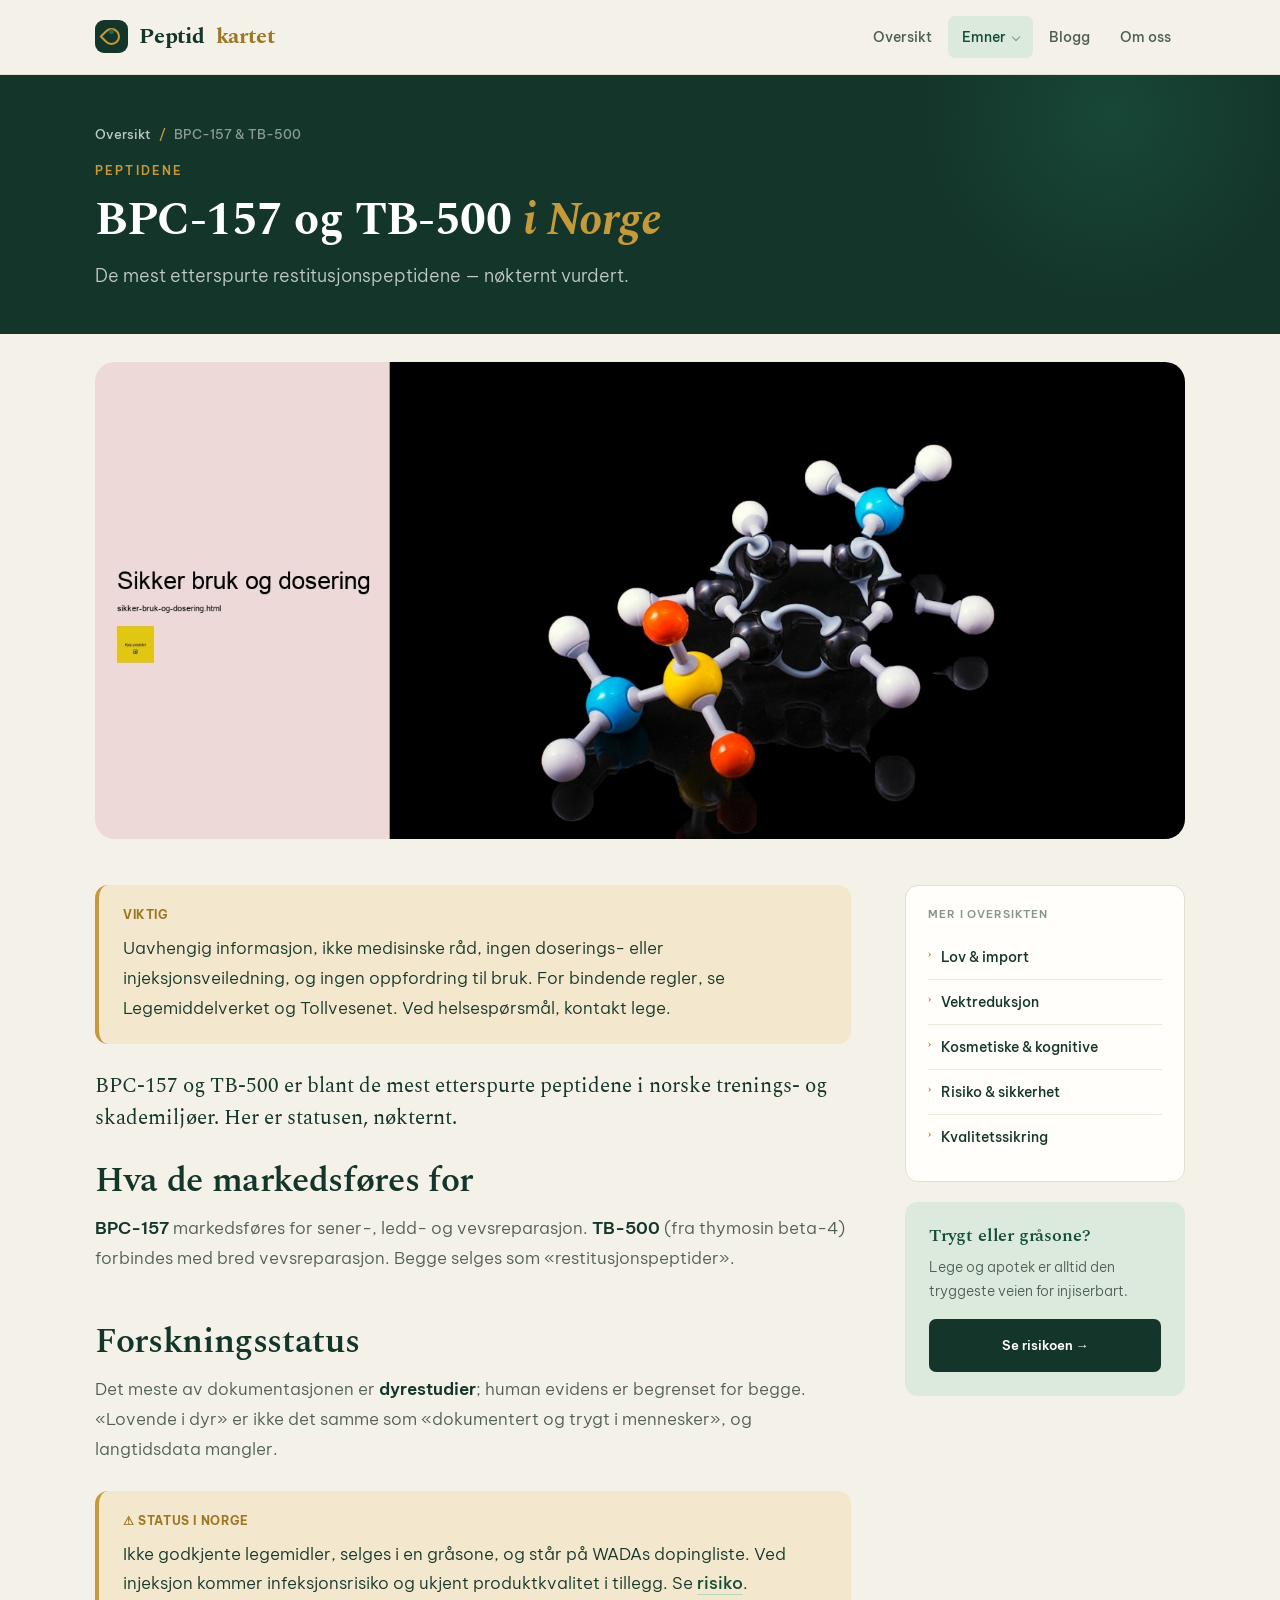
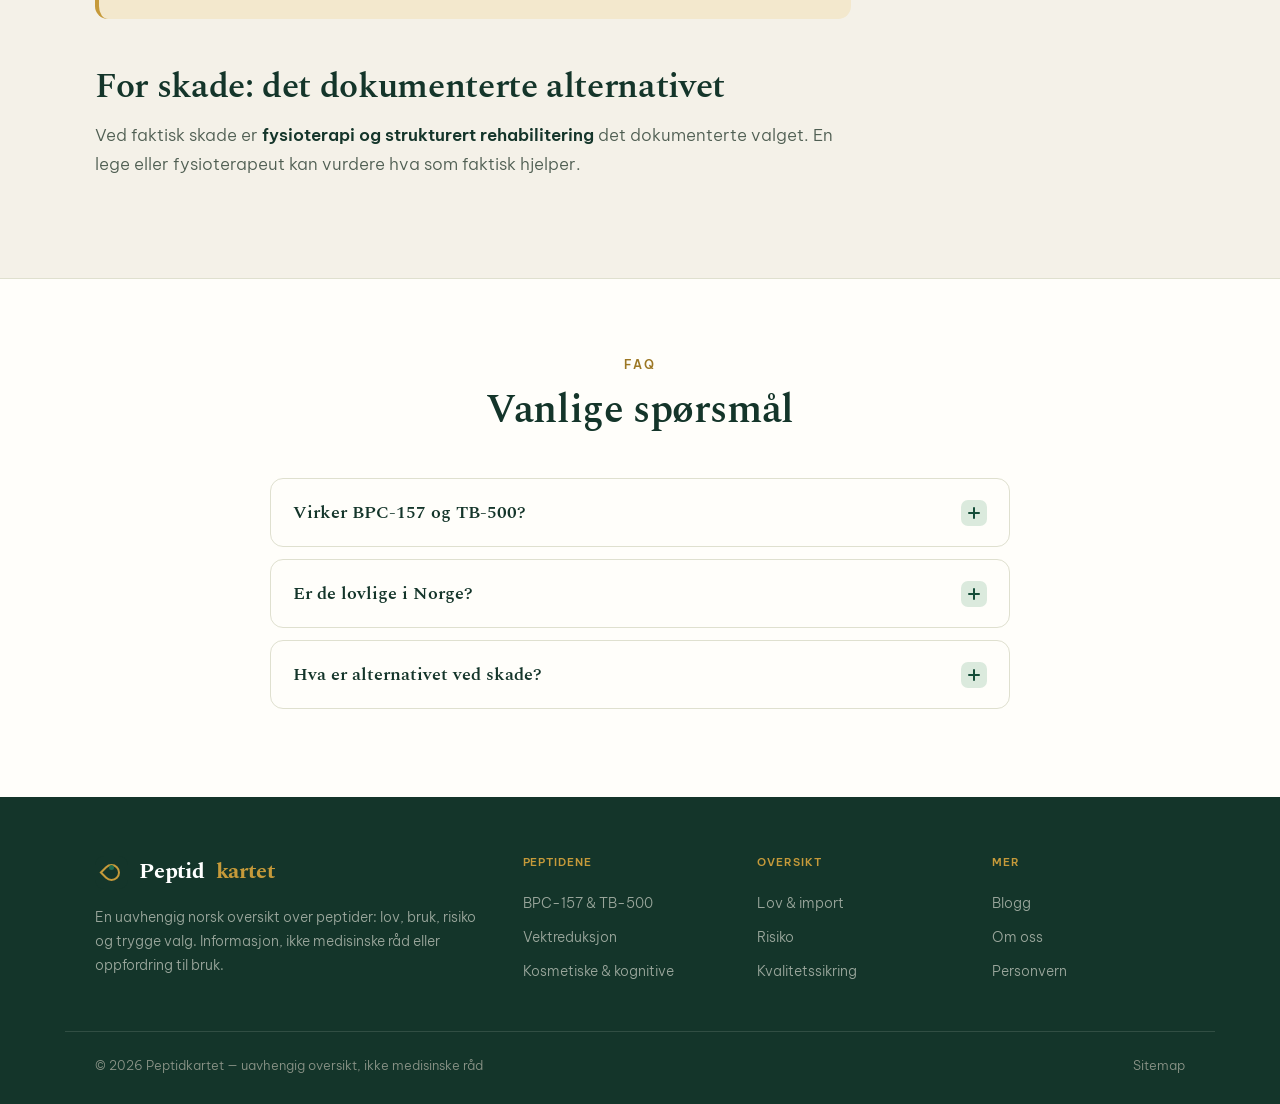
<file: bpc-157-tb-500-norge.html>
<!DOCTYPE html>
<html lang="no"><head>
<meta charset="utf-8"><meta name="viewport" content="width=device-width, initial-scale=1.0">
<title>BPC-157 og TB-500 i Norge: Status og Forskning (2026)</title><meta name="title" content="BPC-157 og TB-500 i Norge: Status og Forskning (2026)"><meta name="description" content="BPC-157 og TB-500 i Norge: hva de markedsføres for, hvorfor human dokumentasjon er begrenset, status og doping, og det dokumenterte alternativet ved skade.">
<meta name="robots" content="index, follow"><meta name="googlebot" content="index, follow, max-snippet:-1, max-image-preview:large, max-video-preview:-1">
<link rel="canonical" href="bpc-157-tb-500-norge.html">
<link rel="icon" type="image/svg+xml" href="favicon.svg">
<link rel="icon" type="image/png" sizes="32x32" href="favicon-32.png">
<link rel="apple-touch-icon" href="favicon.png">
<link rel="preconnect" href="https://fonts.googleapis.com"><link rel="preconnect" href="https://fonts.gstatic.com" crossorigin>
<link rel="stylesheet" href="https://fonts.googleapis.com/css2?family=Spectral:ital,wght@0,400;0,500;0,600;0,700;1,400;1,500&family=Be+Vietnam+Pro:wght@300;400;500;600;700&display=swap">
<style>
/* ============================================
   PEPTIDER I NORGE — Site #17 (design #18)
   National overview. Deep forest-green + warm gold + cream.
   Spectral + Be Vietnam Pro.
   ============================================ */
:root{
  --bg:#f4f1e8;
  --bg-2:#e9e4d4;
  --surface:#fffefa;
  --ink:#14352a;
  --ink-2:#4f5e52;
  --ink-3:#8a9387;
  --line:#dfe0cf;
  --line-2:#ebe9da;
  --forest:#1f6b4f;
  --forest-dark:#144d38;
  --forest-soft:#dbeadd;
  --gold:#c69a3a;
  --gold-dark:#9c7724;
  --gold-soft:#f3e8cd;
  --clay:#b9683f;
  --red:#bf4234;
  --red-soft:#f6e0db;
  --green:#3f8a5c;
  --green-soft:#dfeede;
  --r-sm:7px;
  --r:13px;
  --r-lg:20px;
  --disp:'Spectral',Georgia,serif;
  --body:'Be Vietnam Pro',-apple-system,sans-serif;
  --maxw:1150px;
}
*{box-sizing:border-box;margin:0;padding:0}
html{scroll-behavior:smooth;-webkit-text-size-adjust:100%}
body{background:var(--bg);color:var(--ink);font-family:var(--body);font-size:17px;line-height:1.72;font-weight:300;-webkit-font-smoothing:antialiased}
::selection{background:var(--forest);color:#fff}
a{color:var(--forest-dark);text-decoration:none}
a:hover{color:var(--ink)}
h1,h2,h3,h4{font-family:var(--disp);font-weight:600;line-height:1.16;letter-spacing:-0.01em;color:var(--ink)}
img{max-width:100%;display:block}
.wrap{max-width:var(--maxw);margin:0 auto;padding:0 30px}
.eyebrow{font-family:var(--body);font-weight:600;font-size:12px;text-transform:uppercase;letter-spacing:.18em;color:var(--gold-dark)}

/* topbar */
.topbar{position:sticky;top:0;z-index:1000;background:rgba(244,241,232,.93);backdrop-filter:blur(10px);border-bottom:1px solid var(--line)}
.topbar-inner{max-width:var(--maxw);margin:0 auto;padding:0 30px;height:74px;display:flex;align-items:center;justify-content:space-between}
.brand{display:flex;align-items:center;gap:11px;font-family:var(--disp);font-weight:700;font-size:22px;letter-spacing:-0.01em;color:var(--ink)}
.brand .mk{width:33px;height:33px;border-radius:9px;background:var(--ink);position:relative;flex-shrink:0;display:flex;align-items:center;justify-content:center}
.brand .mk::before{content:'';width:13px;height:13px;border:2px solid var(--gold);border-radius:50% 50% 50% 0;transform:rotate(45deg)}
.brand .mk::after{content:'';position:absolute;top:9px;width:5px;height:5px;border-radius:50%;background:var(--forest)}
.brand b{color:var(--gold-dark)}
.nav{display:flex;align-items:center;gap:2px;list-style:none}
.nav>li{position:relative}
.nav>li>a{display:block;padding:9px 14px;font-family:var(--body);font-weight:500;font-size:14px;color:var(--ink-2);border-radius:var(--r-sm);transition:all .15s}
.nav>li>a:hover{color:var(--ink);background:var(--bg-2)}
.nav a.current{color:var(--forest-dark);background:var(--forest-soft)}
.has-menu>a::after{content:'';display:inline-block;width:5px;height:5px;margin-left:7px;border-right:1.5px solid currentColor;border-bottom:1.5px solid currentColor;transform:translateY(-2px) rotate(45deg);opacity:.5}
.menu{position:absolute;top:calc(100% + 8px);left:0;min-width:270px;background:var(--surface);border:1px solid var(--line);border-radius:var(--r);padding:8px;opacity:0;visibility:hidden;transform:translateY(-6px);transition:all .16s;box-shadow:0 18px 44px -16px rgba(20,53,42,.26)}
.has-menu:hover .menu,.has-menu:focus-within .menu{opacity:1;visibility:visible;transform:translateY(0)}
.menu a{display:flex;gap:11px;padding:10px 12px;font-size:14px;color:var(--ink-2);border-radius:var(--r-sm)}
.menu a:hover{background:var(--forest-soft);color:var(--forest-dark)}
.menu a .n{font-family:var(--disp);font-weight:700;font-size:14px;color:var(--gold-dark);min-width:16px}
.btn{display:inline-flex;align-items:center;gap:9px;font-family:var(--body);font-weight:600;font-size:14.5px;padding:13px 27px;border:2px solid transparent;cursor:pointer;transition:all .18s;border-radius:var(--r-sm)}
.btn-solid{background:var(--forest);color:#fff}
.btn-solid:hover{background:var(--forest-dark);color:#fff}
.btn-gold{background:var(--gold);color:#fff}
.btn-gold:hover{background:var(--gold-dark);color:#fff}
.btn-line{background:transparent;color:var(--ink);border-color:var(--line)}
.btn-line:hover{border-color:var(--forest);color:var(--forest-dark)}
.btn .arr{transition:transform .18s}.btn:hover .arr{transform:translateX(3px)}
.burger{display:none;width:44px;height:44px;border:1px solid var(--line);background:var(--surface);cursor:pointer;flex-direction:column;align-items:center;justify-content:center;gap:4px;border-radius:var(--r-sm)}
.burger span{width:18px;height:2px;background:var(--ink)}
.mnav{display:none}

/* hero */
.hero{background:var(--ink);color:#fff;position:relative;overflow:hidden}
.hero::before{content:'';position:absolute;top:-30%;right:-8%;width:540px;height:540px;border-radius:50%;background:radial-gradient(circle,rgba(31,107,79,.4),transparent 64%);pointer-events:none}
.hero::after{content:'';position:absolute;bottom:-40%;left:-6%;width:420px;height:420px;border-radius:50%;background:radial-gradient(circle,rgba(198,154,58,.18),transparent 64%);pointer-events:none}
.hero-grid{position:relative;max-width:var(--maxw);margin:0 auto;padding:62px 30px 58px;display:grid;grid-template-columns:1.1fr .9fr;gap:50px;align-items:center}
.hero .eyebrow{display:inline-flex;align-items:center;gap:9px;color:var(--gold);margin-bottom:20px}
.hero .eyebrow::before{content:'';width:24px;height:1.5px;background:var(--gold)}
.hero h1{font-size:clamp(40px,5.6vw,66px);font-weight:700;line-height:1.04;letter-spacing:-0.02em;color:#fff}
.hero h1 em{font-style:italic;color:var(--gold)}
.hero-lede{font-size:19px;line-height:1.6;color:rgba(255,255,255,.76);max-width:34em;margin:20px 0 30px;font-weight:300}
.hero-actions{display:flex;gap:13px;flex-wrap:wrap}
.hero-card{background:rgba(255,255,255,.05);border:1px solid rgba(255,255,255,.13);border-radius:var(--r-lg);overflow:hidden;backdrop-filter:blur(4px)}
.hero-card .hh{padding:15px 22px;border-bottom:1px solid rgba(255,255,255,.1);font-family:var(--disp);font-weight:600;font-size:15px;color:var(--gold);display:flex;align-items:center;gap:9px}
.hero-card .hr{display:flex;gap:12px;padding:13px 22px;border-bottom:1px solid rgba(255,255,255,.07);font-size:14px;color:rgba(255,255,255,.82);align-items:flex-start;font-weight:300}
.hero-card .hr:last-child{border-bottom:0}
.hero-card .hr .ic{color:var(--gold);flex-shrink:0}

/* ribbon */
.ribbon{background:var(--surface);border-bottom:1px solid var(--line)}
.ribbon-inner{max-width:var(--maxw);margin:0 auto;padding:0 30px;display:grid;grid-template-columns:repeat(4,1fr)}
.ribbon .r{padding:24px 22px;border-right:1px solid var(--line)}
.ribbon .r:last-child{border-right:0}
.ribbon .r .n{font-family:var(--disp);font-weight:700;font-size:23px;color:var(--ink);line-height:1}
.ribbon .r .n em{font-style:italic;color:var(--forest)}
.ribbon .r .l{font-size:12.5px;color:var(--ink-2);margin-top:7px}

/* disclaimer */
.disclaimer{max-width:var(--maxw);margin:28px auto 0;padding:0 30px}
.disclaimer-in{background:var(--gold-soft);border:1px solid #e6d5a6;border-radius:var(--r);padding:15px 22px;display:flex;gap:13px;align-items:flex-start;font-size:14.5px;color:var(--ink-2)}
.disclaimer-in .ic{font-size:17px;flex-shrink:0}
.disclaimer-in strong{color:var(--ink);font-family:var(--disp)}

/* pillar */
.pillar{padding:56px 0 80px}
.pillar-grid{max-width:var(--maxw);margin:0 auto;padding:0 30px;display:grid;grid-template-columns:250px 1fr;gap:54px;align-items:start}
.toc{position:sticky;top:90px;background:var(--surface);border:1px solid var(--line);border-radius:var(--r);padding:22px;max-height:calc(100vh - 120px);overflow-y:auto}
.toc h4{font-family:var(--body);font-weight:600;font-size:11px;text-transform:uppercase;letter-spacing:.12em;color:var(--ink-3);margin-bottom:14px}
.toc ol{list-style:none;counter-reset:t}
.toc li{counter-increment:t}
.toc a{display:flex;gap:10px;padding:6px 0;font-size:13px;color:var(--ink-2);line-height:1.38;border:0;border-top:1px solid var(--line-2)}
.toc li:first-child a{border-top:0}
.toc a::before{content:counter(t,decimal-leading-zero);font-family:var(--disp);font-weight:700;font-size:11px;color:var(--gold-dark);flex-shrink:0}
.toc a:hover{color:var(--forest-dark)}

.prose{max-width:760px}
.prose .lead{font-size:21px;line-height:1.56;color:var(--ink);margin-bottom:26px;font-family:var(--disp);font-weight:400}
.prose h2{font-size:clamp(26px,3vw,35px);font-weight:600;margin:48px 0 14px;letter-spacing:-0.01em;line-height:1.12}
.prose h2:first-of-type{margin-top:0}
.prose h3{font-size:21px;font-weight:600;margin:28px 0 10px;color:var(--ink);font-style:italic}
.prose p{color:var(--ink-2);margin-bottom:18px;font-size:17px;line-height:1.76;font-weight:300}
.prose a{color:var(--forest-dark);font-weight:500;border-bottom:1px solid #b8d6bf}
.prose a:hover{border-bottom-color:var(--forest-dark)}
.prose strong{color:var(--ink);font-weight:600}
.prose ul,.prose ol{margin:0 0 20px;padding-left:2px;list-style:none}
.prose li{position:relative;padding-left:28px;margin-bottom:11px;color:var(--ink-2);font-weight:300}
.prose ul li::before{content:'';position:absolute;left:4px;top:10px;width:9px;height:9px;border-radius:50% 50% 50% 0;background:var(--forest);transform:rotate(45deg)}
.prose ol{counter-reset:li}.prose ol li{counter-increment:li}
.prose ol li::before{content:counter(li);position:absolute;left:0;top:1px;width:21px;height:21px;border-radius:var(--r-sm);background:var(--forest-soft);color:var(--forest-dark);font-family:var(--disp);font-weight:700;font-size:11px;display:flex;align-items:center;justify-content:center}

.box{border-radius:var(--r);padding:20px 24px;margin:26px 0}
.box .h{font-family:var(--body);font-weight:700;font-size:12px;text-transform:uppercase;letter-spacing:.05em;margin-bottom:8px;display:flex;align-items:center;gap:8px}
.box.info{background:var(--forest-soft)}.box.info .h{color:var(--forest-dark)}.box.info p{color:var(--ink);margin:0}
.box.tip{background:var(--gold-soft)}.box.tip .h{color:var(--gold-dark)}.box.tip p{color:var(--ink);margin:0}
.box.warn{background:var(--gold-soft);border-left:4px solid var(--gold)}.box.warn .h{color:var(--gold-dark)}.box.warn p{color:var(--ink);margin:0}
.box.danger{background:var(--red-soft);border-left:4px solid var(--red)}.box.danger .h{color:var(--red)}.box.danger p{color:var(--ink);margin:0}
.box.good{background:var(--green-soft);border-left:4px solid var(--green)}.box.good .h{color:var(--green)}.box.good p{color:var(--ink);margin:0}

.figure{margin:30px 0}.figure img{border-radius:var(--r);width:100%}
.figure figcaption{margin-top:10px;font-size:13.5px;color:var(--ink-3);text-align:center;font-style:italic}

.tablewrap{overflow-x:auto;margin:28px 0;border:1px solid var(--line);border-radius:var(--r)}
.dtable{width:100%;border-collapse:collapse;font-size:14.5px;background:var(--surface)}
.dtable thead th{background:var(--ink);color:#fff;font-family:var(--body);font-weight:600;font-size:12px;text-transform:uppercase;letter-spacing:.04em;text-align:left;padding:13px 16px}
.dtable tbody td{padding:12px 16px;border-bottom:1px solid var(--line-2);color:var(--ink-2);vertical-align:middle;font-weight:300}
.dtable tbody tr:last-child td{border-bottom:0}
.dtable tbody tr:nth-child(even){background:var(--bg)}
.dtable .it{font-family:var(--disp);font-weight:600;color:var(--ink);font-size:16px}
.evtag{display:inline-block;font-family:var(--body);font-weight:700;font-size:10.5px;text-transform:uppercase;letter-spacing:.03em;padding:3px 8px;border-radius:4px}
.evtag.low{background:var(--red-soft);color:var(--red)}
.evtag.med{background:var(--gold-soft);color:var(--gold-dark)}
.evtag.high{background:var(--green-soft);color:var(--green)}

/* cat cards */
.cats{display:grid;grid-template-columns:repeat(3,1fr);gap:20px;margin:30px 0}
.cat{background:var(--surface);border:1px solid var(--line);border-radius:var(--r);padding:24px;transition:all .2s}
.cat:hover{transform:translateY(-3px);box-shadow:0 20px 42px -22px rgba(20,53,42,.26)}
.cat .ic{width:40px;height:40px;border-radius:10px;background:var(--forest-soft);display:flex;align-items:center;justify-content:center;font-family:var(--disp);font-weight:700;font-size:17px;color:var(--forest-dark);margin-bottom:14px}
.cat h4{font-family:var(--disp);font-size:20px;margin-bottom:7px}
.cat p{font-size:14px;color:var(--ink-2);margin:0;font-weight:300}

/* cards (blog) */
.cards{display:grid;grid-template-columns:repeat(3,1fr);gap:22px}
.card{background:var(--surface);border:1px solid var(--line);border-radius:var(--r);overflow:hidden;display:flex;flex-direction:column;transition:all .2s}
.card:hover{box-shadow:0 22px 46px -22px rgba(20,53,42,.3);transform:translateY(-3px)}
.card .ph{aspect-ratio:16/10;overflow:hidden}.card .ph img{width:100%;height:100%;object-fit:cover;transition:transform .5s}.card:hover .ph img{transform:scale(1.05)}
.card .bd{padding:22px;display:flex;flex-direction:column;flex:1}
.card .kick{font-family:var(--body);font-weight:600;font-size:11px;text-transform:uppercase;letter-spacing:.07em;color:var(--gold-dark);margin-bottom:9px}
.card h3{font-size:20px;margin-bottom:8px;line-height:1.24;font-weight:600}.card h3 a{color:var(--ink);border:0}.card h3 a:hover{color:var(--forest-dark)}
.card p{font-size:14px;color:var(--ink-2);margin-bottom:14px;flex:1;font-weight:300}
.card .go{font-family:var(--body);font-weight:600;font-size:13px;color:var(--forest-dark)}
.sec-head{max-width:640px;margin:0 auto 44px;text-align:center}
.sec-head .eyebrow{display:block;margin-bottom:12px}
.sec-head h2{font-size:clamp(28px,3.6vw,40px);font-weight:600}
.sec-head p{margin-top:12px;color:var(--ink-2);font-size:17px;font-weight:300}

/* faq */
.faq{background:var(--surface);border-top:1px solid var(--line);padding:76px 0}
.faq-wrap{max-width:800px;margin:0 auto;padding:0 30px}
.faq-list{margin-top:38px}
.faq-item{border:1px solid var(--line);border-radius:var(--r);margin-bottom:12px;overflow:hidden;transition:box-shadow .2s}
.faq-item.open{box-shadow:0 14px 34px -18px rgba(20,53,42,.22)}
.faq-q{width:100%;background:none;border:0;text-align:left;cursor:pointer;padding:20px 22px;display:flex;align-items:center;gap:16px;font-family:var(--disp);font-weight:600;font-size:18px;color:var(--ink)}
.faq-q .q{flex:1}
.faq-q .pm{width:26px;height:26px;border-radius:var(--r-sm);background:var(--forest-soft);color:var(--forest-dark);flex-shrink:0;position:relative}
.faq-q .pm::before,.faq-q .pm::after{content:'';position:absolute;background:currentColor;border-radius:2px}
.faq-q .pm::before{left:7px;right:7px;top:12px;height:2px}
.faq-q .pm::after{top:7px;bottom:7px;left:12px;width:2px;transition:transform .25s}
.faq-item.open .pm{background:var(--forest);color:#fff}
.faq-item.open .pm::after{transform:scaleY(0)}
.faq-a{max-height:0;overflow:hidden;transition:max-height .3s ease}
.faq-item.open .faq-a{max-height:520px}
.faq-a-in{padding:0 22px 22px 22px;color:var(--ink-2);font-size:16px;line-height:1.7;font-weight:300}

/* cta */
.cta{padding:42px 0 88px}
.cta-inner{max-width:var(--maxw);margin:0 auto;padding:54px 46px;background:var(--ink);border-radius:var(--r-lg);text-align:center;color:#fff;position:relative;overflow:hidden}
.cta-inner::before{content:'';position:absolute;top:-40%;right:-5%;width:340px;height:340px;border-radius:50%;background:radial-gradient(circle,rgba(31,107,79,.4),transparent 62%)}
.cta-inner h2{position:relative;color:#fff;font-size:clamp(27px,3.4vw,40px);margin-bottom:12px;font-weight:600}
.cta-inner p{position:relative;color:rgba(255,255,255,.78);font-size:18px;max-width:34em;margin:0 auto 26px;font-weight:300}
.cta-inner .btn{position:relative;background:var(--gold);color:#fff}
.cta-inner .btn:hover{background:#fff;color:var(--ink)}

/* footer */
footer{background:var(--ink);color:rgba(244,241,232,.6);padding:56px 0 28px}
.foot-grid{max-width:var(--maxw);margin:0 auto;padding:0 30px;display:grid;grid-template-columns:2fr 1fr 1fr 1fr;gap:42px}
.foot-brand .brand{color:#fff;margin-bottom:14px}.foot-brand .brand b{color:var(--gold)}
.foot-brand p{font-size:14px;max-width:30em;font-weight:300}
.foot-col h5{font-family:var(--body);font-weight:600;font-size:11px;text-transform:uppercase;letter-spacing:.08em;color:var(--gold);margin-bottom:14px}
.foot-col a{display:block;color:rgba(244,241,232,.6);font-size:14px;padding:5px 0;font-weight:300}
.foot-col a:hover{color:#fff}
.foot-bottom{max-width:var(--maxw);margin:42px auto 0;padding:22px 30px 0;border-top:1px solid rgba(244,241,232,.13);display:flex;justify-content:space-between;gap:16px;flex-wrap:wrap;font-size:13px;color:var(--ink-3);font-weight:300}
.foot-bottom a{color:var(--ink-3)}.foot-bottom a:hover{color:var(--gold)}

/* interior */
.pagehead{background:var(--ink);color:#fff;padding:48px 0 42px;position:relative;overflow:hidden}
.pagehead::before{content:'';position:absolute;top:-160px;right:-50px;width:440px;height:400px;border-radius:50%;background:radial-gradient(circle,rgba(31,107,79,.34),transparent 64%)}
.crumbs{position:relative;font-size:13px;color:rgba(255,255,255,.5);margin-bottom:16px;font-weight:500}
.crumbs a{color:rgba(255,255,255,.72)}.crumbs .sep{margin:0 8px;color:var(--gold)}
.pagehead .eyebrow{position:relative;display:block;margin-bottom:12px;color:var(--gold)}
.pagehead h1{position:relative;font-size:clamp(30px,4.2vw,46px);max-width:18em;color:#fff;font-weight:700}
.pagehead h1 em{font-style:italic;color:var(--gold)}
.pagehead .sub{position:relative;margin-top:14px;font-size:18px;color:rgba(255,255,255,.74);max-width:40em;font-weight:300}
.doc-hero{max-width:var(--maxw);margin:28px auto 0;padding:0 30px}
.doc-hero img{width:100%;border-radius:var(--r-lg);aspect-ratio:16/7;object-fit:cover}
.doc{padding:46px 0 80px}
.doc-grid{max-width:var(--maxw);margin:0 auto;padding:0 30px;display:grid;grid-template-columns:1fr 280px;gap:54px;align-items:start}
.side{position:sticky;top:90px;display:flex;flex-direction:column;gap:20px}
.side-card{background:var(--surface);border:1px solid var(--line);border-radius:var(--r);padding:22px}
.side-card h4{font-family:var(--body);font-weight:600;font-size:11px;text-transform:uppercase;letter-spacing:.08em;color:var(--ink-3);margin-bottom:14px}
.side-list{list-style:none}
.side-list a{display:flex;gap:10px;padding:10px 0;font-size:14px;color:var(--ink);border:0;border-top:1px solid var(--line-2);font-weight:500}
.side-list li:first-child a{border-top:0}.side-list a:hover{color:var(--forest-dark)}
.side-list a .n{font-family:var(--disp);font-weight:700;font-size:12px;color:var(--gold-dark);flex-shrink:0}
.side-cta{background:var(--forest-soft);border-radius:var(--r);padding:24px}
.side-cta h4{font-family:var(--disp);font-size:18px;color:var(--forest-dark);margin-bottom:8px}
.side-cta p{font-size:14px;color:var(--ink-2);margin-bottom:16px;font-weight:300}
.side-cta .btn{width:100%;justify-content:center;font-size:13px;background:var(--ink);color:#fff}

@media(max-width:980px){
  .hero-grid,.pillar-grid,.doc-grid{grid-template-columns:1fr;gap:38px}
  .toc,.side{position:static}.toc{max-height:none}
  .cats,.cards{grid-template-columns:1fr 1fr}
  .ribbon-inner{grid-template-columns:1fr 1fr}
}
@media(max-width:760px){
  .nav{display:none}.burger{display:flex}
  .cats,.cards{grid-template-columns:1fr}
  .ribbon-inner{grid-template-columns:1fr 1fr}
  .foot-grid{grid-template-columns:1fr 1fr}
  .cta-inner{padding:42px 24px}
  .mnav{position:fixed;inset:0;background:var(--bg);z-index:2000;padding:80px 26px 32px;overflow-y:auto;display:none}
  .mnav.open{display:block}
  .mnav a{display:block;font-family:var(--disp);font-weight:600;font-size:22px;padding:14px 0;border-bottom:1px solid var(--line);color:var(--ink)}
  .mnav-x{position:absolute;top:18px;right:24px;width:44px;height:44px;border:1px solid var(--ink);background:transparent;font-size:22px;cursor:pointer;border-radius:var(--r-sm);color:var(--ink)}
}

</style>
</head><body>
<header class="topbar"><div class="topbar-inner">
<a href="index.html" class="brand"><span class="mk"></span>Peptid<b>kartet</b></a>
<nav><ul class="nav">
<li><a href="index.html">Oversikt</a></li>
<li class="has-menu"><a href="peptider-lov-import.html" class="current">Emner</a><div class="menu"><a href="peptider-lov-import.html"><span class="n">›</span> Lov &amp; import</a>
<a href="bpc-157-tb-500-norge.html"><span class="n">›</span> BPC-157 &amp; TB-500</a>
<a href="vektreduksjon-peptider.html"><span class="n">›</span> Vektreduksjon</a>
<a href="kosmetiske-kognitive-peptider.html"><span class="n">›</span> Kosmetiske &amp; kognitive</a>
<a href="peptider-risiko-sikkerhet.html"><span class="n">›</span> Risiko &amp; sikkerhet</a>
<a href="kvalitetssikre-peptider.html"><span class="n">›</span> Kvalitetssikring</a>
</div></li>
<li><a href="blogg.html">Blogg</a></li>
<li><a href="om-oss.html">Om oss</a></li>
</ul></nav>
<button class="burger" onclick="toggleNav()" aria-label="Meny"><span></span><span></span><span></span></button>
</div></header>
<div class="mnav" id="mnav"><button class="mnav-x" onclick="toggleNav()">✕</button>
<a href="index.html">Oversikt</a><a href="peptider-lov-import.html">Lov &amp; import</a><a href="bpc-157-tb-500-norge.html">BPC-157 &amp; TB-500</a><a href="vektreduksjon-peptider.html">Vektreduksjon</a><a href="kosmetiske-kognitive-peptider.html">Kosmetiske &amp; kognitive</a><a href="peptider-risiko-sikkerhet.html">Risiko</a><a href="kvalitetssikre-peptider.html">Kvalitetssikring</a><a href="blogg.html">Blogg</a><a href="om-oss.html">Om oss</a></div>
<div class="pagehead"><div class="wrap"><div class="crumbs"><a href="index.html">Oversikt</a><span class="sep">/</span><span>BPC-157 &amp; TB-500</span></div>
<span class="eyebrow">Peptidene</span><h1>BPC-157 og TB-500 <em>i Norge</em></h1><p class="sub">De mest etterspurte restitusjonspeptidene — nøkternt vurdert.</p></div></div>
<div class="doc-hero"><img src="img/sikker-bruk-og-doser.jpg" alt="BPC-157 og TB-500 <em>i Norge</em>" loading="lazy"></div>
<div class="doc"><div class="doc-grid">
<article class="prose">
<div class="box warn" style="margin:0 0 26px"><div class="h">Viktig</div><p>Uavhengig informasjon, ikke medisinske råd, ingen doserings- eller injeksjonsveiledning, og ingen oppfordring til bruk. For bindende regler, se Legemiddelverket og Tollvesenet. Ved helsespørsmål, kontakt lege.</p></div>
<p class="lead">BPC-157 og TB-500 er blant de mest etterspurte peptidene i norske trenings- og skademiljøer. Her er statusen, nøkternt.</p>
<h2>Hva de markedsføres for</h2>
<p><strong>BPC-157</strong> markedsføres for sener-, ledd- og vevsreparasjon. <strong>TB-500</strong> (fra thymosin beta-4) forbindes med bred vevsreparasjon. Begge selges som «restitusjonspeptider».</p>
<h2>Forskningsstatus</h2>
<p>Det meste av dokumentasjonen er <strong>dyrestudier</strong>; human evidens er begrenset for begge. «Lovende i dyr» er ikke det samme som «dokumentert og trygt i mennesker», og langtidsdata mangler.</p>
<div class="box warn"><div class="h">⚠ Status i Norge</div><p>Ikke godkjente legemidler, selges i en gråsone, og står på WADAs dopingliste. Ved injeksjon kommer infeksjonsrisiko og ukjent produktkvalitet i tillegg. Se <a href="peptider-risiko-sikkerhet.html">risiko</a>.</p></div>
<h2>For skade: det dokumenterte alternativet</h2>
<p>Ved faktisk skade er <strong>fysioterapi og strukturert rehabilitering</strong> det dokumenterte valget. En lege eller fysioterapeut kan vurdere hva som faktisk hjelper.</p>
</article>
<aside class="side"><div class="side-card"><h4>Mer i oversikten</h4><ul class="side-list"><li><a href="peptider-lov-import.html"><span class="n">›</span> Lov & import</a></li>
<li><a href="vektreduksjon-peptider.html"><span class="n">›</span> Vektreduksjon</a></li>
<li><a href="kosmetiske-kognitive-peptider.html"><span class="n">›</span> Kosmetiske & kognitive</a></li>
<li><a href="peptider-risiko-sikkerhet.html"><span class="n">›</span> Risiko & sikkerhet</a></li>
<li><a href="kvalitetssikre-peptider.html"><span class="n">›</span> Kvalitetssikring</a></li>
</ul></div>
<div class="side-cta"><h4>Trygt eller gråsone?</h4><p>Lege og apotek er alltid den tryggeste veien for injiserbart.</p><a href="peptider-risiko-sikkerhet.html" class="btn">Se risikoen →</a></div></aside>
</div></div>
<section class="faq"><div class="faq-wrap"><div class="sec-head"><span class="eyebrow">FAQ</span><h2>Vanlige spørsmål</h2></div>
<div class="faq-list"><div class="faq-item"><button class="faq-q"><span class="q">Virker BPC-157 og TB-500?</span><span class="pm"></span></button><div class="faq-a"><div class="faq-a-in">Det meste av forskningen er på dyr, og human dokumentasjon er begrenset. Effekt og sikkerhet i mennesker er dårlig kartlagt.</div></div></div>
<div class="faq-item"><button class="faq-q"><span class="q">Er de lovlige i Norge?</span><span class="pm"></span></button><div class="faq-a"><div class="faq-a-in">De er ikke godkjente legemidler, selges i en gråsone og kan stoppes i tollen. Begge står på WADAs dopingliste.</div></div></div>
<div class="faq-item"><button class="faq-q"><span class="q">Hva er alternativet ved skade?</span><span class="pm"></span></button><div class="faq-a"><div class="faq-a-in">Fysioterapi og strukturert rehabilitering er det dokumenterte valget. La lege eller fysioterapeut vurdere skaden.</div></div></div>
</div></div></section>
<footer><div class="foot-grid">
<div class="foot-brand"><a href="index.html" class="brand"><span class="mk"></span>Peptid<b>kartet</b></a><p>En uavhengig norsk oversikt over peptider: lov, bruk, risiko og trygge valg. Informasjon, ikke medisinske råd eller oppfordring til bruk.</p></div>
<div class="foot-col"><h5>Peptidene</h5><a href="bpc-157-tb-500-norge.html">BPC-157 &amp; TB-500</a><a href="vektreduksjon-peptider.html">Vektreduksjon</a><a href="kosmetiske-kognitive-peptider.html">Kosmetiske &amp; kognitive</a></div>
<div class="foot-col"><h5>Oversikt</h5><a href="peptider-lov-import.html">Lov &amp; import</a><a href="peptider-risiko-sikkerhet.html">Risiko</a><a href="kvalitetssikre-peptider.html">Kvalitetssikring</a></div>
<div class="foot-col"><h5>Mer</h5><a href="blogg.html">Blogg</a><a href="om-oss.html">Om oss</a><a href="personvern.html">Personvern</a></div>
</div><div class="foot-bottom"><span>© 2026 Peptidkartet — uavhengig oversikt, ikke medisinske råd</span><a href="sitemap.html">Sitemap</a></div></footer>
<script>
function toggleNav(){var n=document.getElementById('mnav');n.classList.toggle('open');document.body.style.overflow=n.classList.contains('open')?'hidden':'';}
document.querySelectorAll('.faq-q').forEach(function(b){b.addEventListener('click',function(){var it=this.closest('.faq-item');var o=it.classList.contains('open');document.querySelectorAll('.faq-item').forEach(function(i){i.classList.remove('open');});if(!o)it.classList.add('open');});});
</script>
</body></html>
</file>
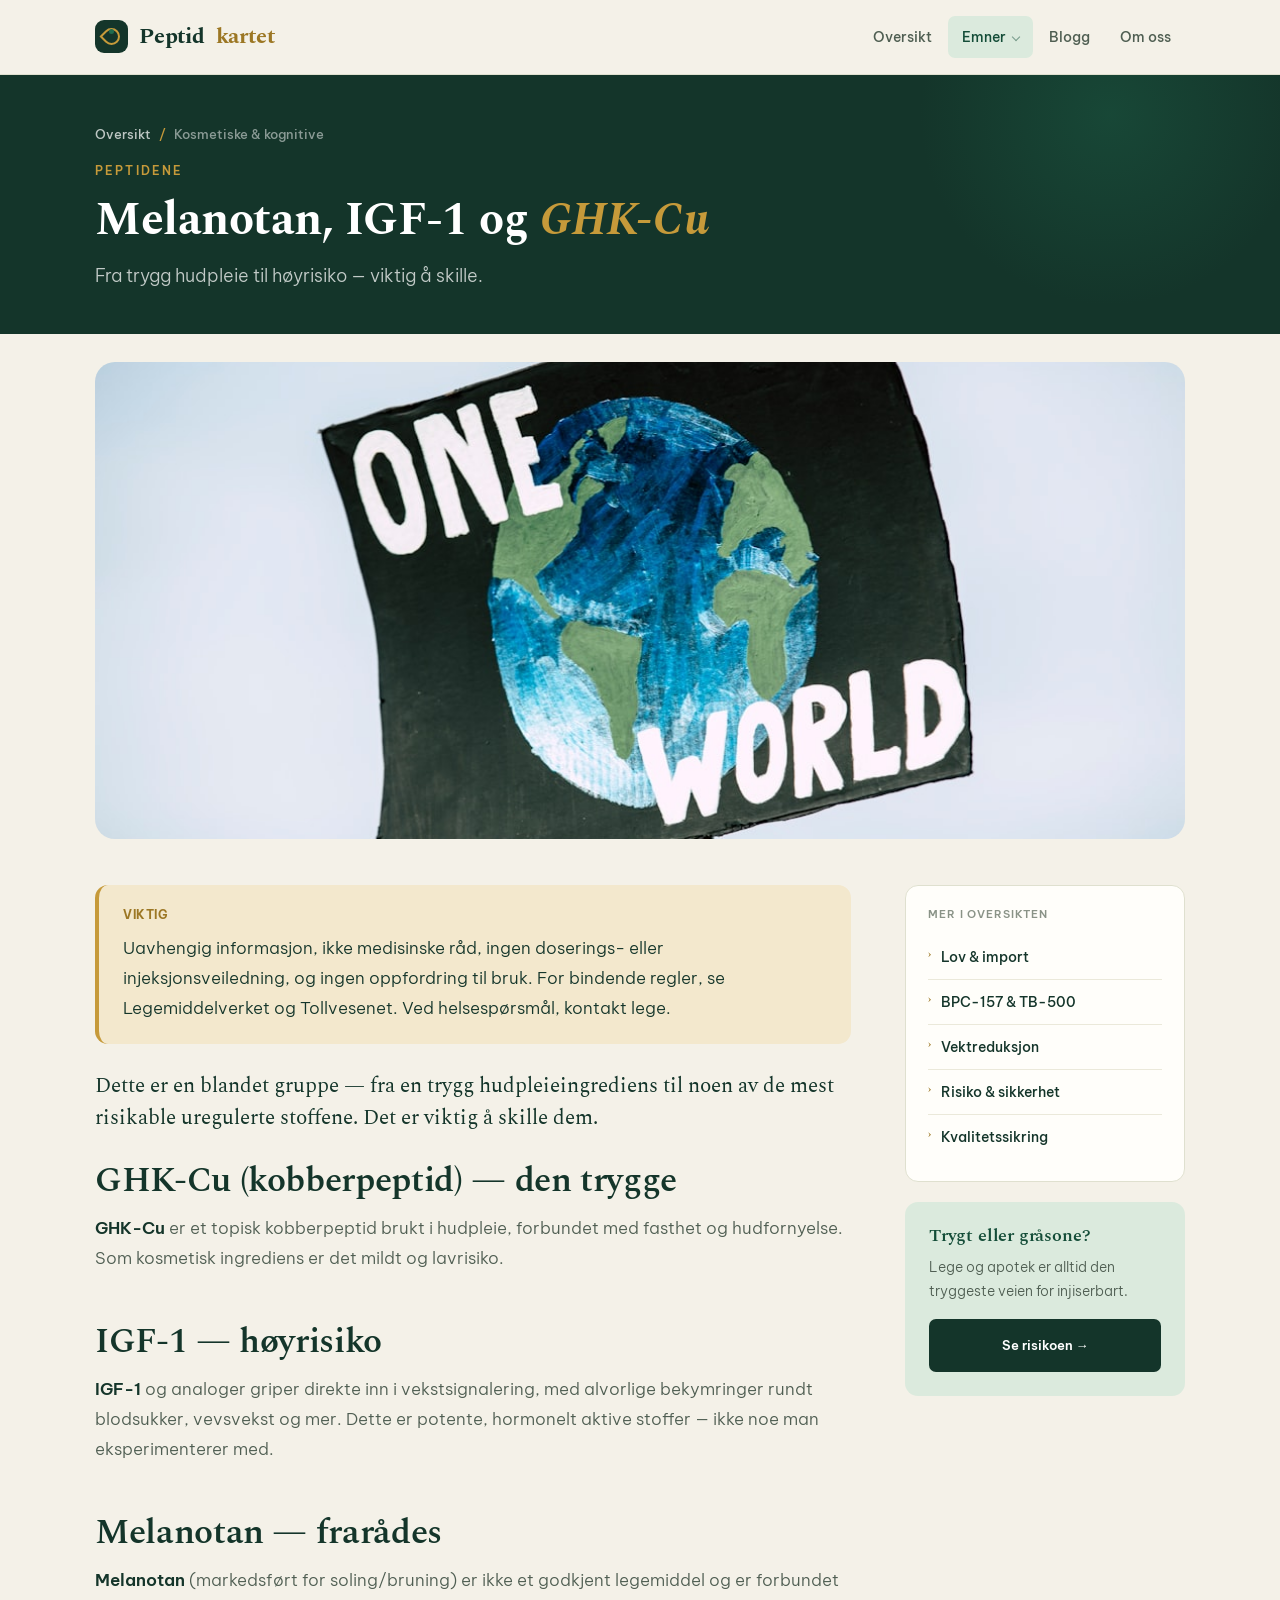
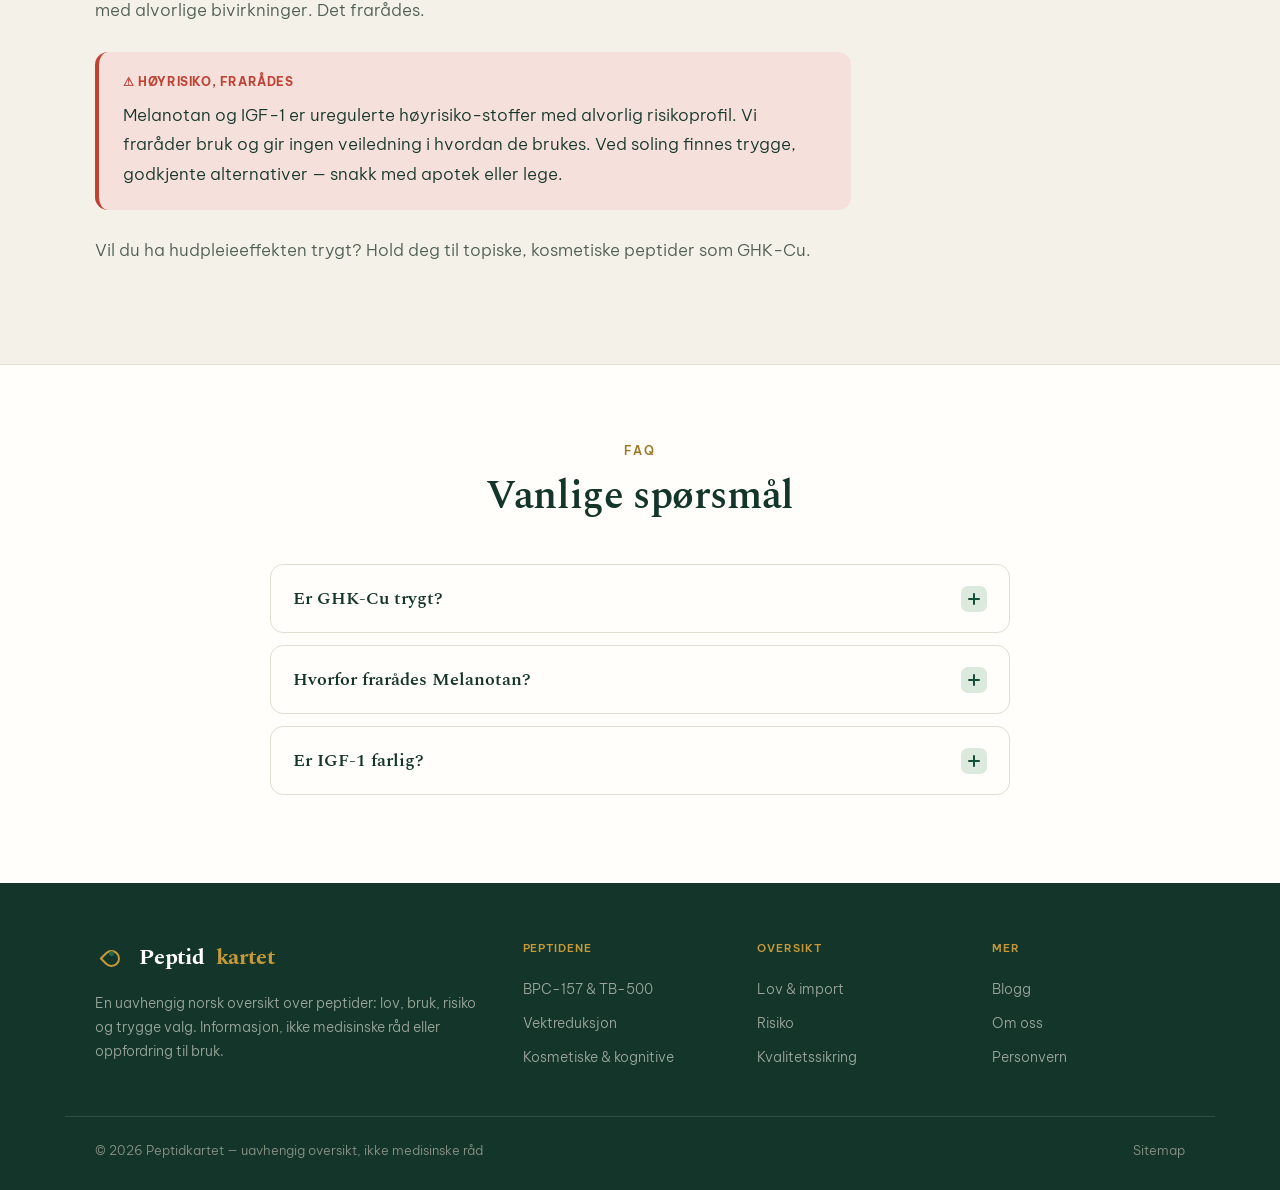
<file: kosmetiske-kognitive-peptider.html>
<!DOCTYPE html>
<html lang="no"><head>
<meta charset="utf-8"><meta name="viewport" content="width=device-width, initial-scale=1.0">
<title>Melanotan, IGF-1 og GHK-Cu: Kosmetiske og Kognitive Peptider (2026)</title><meta name="title" content="Melanotan, IGF-1 og GHK-Cu: Kosmetiske og Kognitive Peptider (2026)"><meta name="description" content="Kosmetiske og kognitive peptider i Norge: GHK-Cu som trygg hudpleie, og hvorfor IGF-1 og Melanotan er høyrisiko-stoffer som frarådes.">
<meta name="robots" content="index, follow"><meta name="googlebot" content="index, follow, max-snippet:-1, max-image-preview:large, max-video-preview:-1">
<link rel="canonical" href="kosmetiske-kognitive-peptider.html">
<link rel="icon" type="image/svg+xml" href="favicon.svg">
<link rel="icon" type="image/png" sizes="32x32" href="favicon-32.png">
<link rel="apple-touch-icon" href="favicon.png">
<link rel="preconnect" href="https://fonts.googleapis.com"><link rel="preconnect" href="https://fonts.gstatic.com" crossorigin>
<link rel="stylesheet" href="https://fonts.googleapis.com/css2?family=Spectral:ital,wght@0,400;0,500;0,600;0,700;1,400;1,500&family=Be+Vietnam+Pro:wght@300;400;500;600;700&display=swap">
<style>
/* ============================================
   PEPTIDER I NORGE — Site #17 (design #18)
   National overview. Deep forest-green + warm gold + cream.
   Spectral + Be Vietnam Pro.
   ============================================ */
:root{
  --bg:#f4f1e8;
  --bg-2:#e9e4d4;
  --surface:#fffefa;
  --ink:#14352a;
  --ink-2:#4f5e52;
  --ink-3:#8a9387;
  --line:#dfe0cf;
  --line-2:#ebe9da;
  --forest:#1f6b4f;
  --forest-dark:#144d38;
  --forest-soft:#dbeadd;
  --gold:#c69a3a;
  --gold-dark:#9c7724;
  --gold-soft:#f3e8cd;
  --clay:#b9683f;
  --red:#bf4234;
  --red-soft:#f6e0db;
  --green:#3f8a5c;
  --green-soft:#dfeede;
  --r-sm:7px;
  --r:13px;
  --r-lg:20px;
  --disp:'Spectral',Georgia,serif;
  --body:'Be Vietnam Pro',-apple-system,sans-serif;
  --maxw:1150px;
}
*{box-sizing:border-box;margin:0;padding:0}
html{scroll-behavior:smooth;-webkit-text-size-adjust:100%}
body{background:var(--bg);color:var(--ink);font-family:var(--body);font-size:17px;line-height:1.72;font-weight:300;-webkit-font-smoothing:antialiased}
::selection{background:var(--forest);color:#fff}
a{color:var(--forest-dark);text-decoration:none}
a:hover{color:var(--ink)}
h1,h2,h3,h4{font-family:var(--disp);font-weight:600;line-height:1.16;letter-spacing:-0.01em;color:var(--ink)}
img{max-width:100%;display:block}
.wrap{max-width:var(--maxw);margin:0 auto;padding:0 30px}
.eyebrow{font-family:var(--body);font-weight:600;font-size:12px;text-transform:uppercase;letter-spacing:.18em;color:var(--gold-dark)}

/* topbar */
.topbar{position:sticky;top:0;z-index:1000;background:rgba(244,241,232,.93);backdrop-filter:blur(10px);border-bottom:1px solid var(--line)}
.topbar-inner{max-width:var(--maxw);margin:0 auto;padding:0 30px;height:74px;display:flex;align-items:center;justify-content:space-between}
.brand{display:flex;align-items:center;gap:11px;font-family:var(--disp);font-weight:700;font-size:22px;letter-spacing:-0.01em;color:var(--ink)}
.brand .mk{width:33px;height:33px;border-radius:9px;background:var(--ink);position:relative;flex-shrink:0;display:flex;align-items:center;justify-content:center}
.brand .mk::before{content:'';width:13px;height:13px;border:2px solid var(--gold);border-radius:50% 50% 50% 0;transform:rotate(45deg)}
.brand .mk::after{content:'';position:absolute;top:9px;width:5px;height:5px;border-radius:50%;background:var(--forest)}
.brand b{color:var(--gold-dark)}
.nav{display:flex;align-items:center;gap:2px;list-style:none}
.nav>li{position:relative}
.nav>li>a{display:block;padding:9px 14px;font-family:var(--body);font-weight:500;font-size:14px;color:var(--ink-2);border-radius:var(--r-sm);transition:all .15s}
.nav>li>a:hover{color:var(--ink);background:var(--bg-2)}
.nav a.current{color:var(--forest-dark);background:var(--forest-soft)}
.has-menu>a::after{content:'';display:inline-block;width:5px;height:5px;margin-left:7px;border-right:1.5px solid currentColor;border-bottom:1.5px solid currentColor;transform:translateY(-2px) rotate(45deg);opacity:.5}
.menu{position:absolute;top:calc(100% + 8px);left:0;min-width:270px;background:var(--surface);border:1px solid var(--line);border-radius:var(--r);padding:8px;opacity:0;visibility:hidden;transform:translateY(-6px);transition:all .16s;box-shadow:0 18px 44px -16px rgba(20,53,42,.26)}
.has-menu:hover .menu,.has-menu:focus-within .menu{opacity:1;visibility:visible;transform:translateY(0)}
.menu a{display:flex;gap:11px;padding:10px 12px;font-size:14px;color:var(--ink-2);border-radius:var(--r-sm)}
.menu a:hover{background:var(--forest-soft);color:var(--forest-dark)}
.menu a .n{font-family:var(--disp);font-weight:700;font-size:14px;color:var(--gold-dark);min-width:16px}
.btn{display:inline-flex;align-items:center;gap:9px;font-family:var(--body);font-weight:600;font-size:14.5px;padding:13px 27px;border:2px solid transparent;cursor:pointer;transition:all .18s;border-radius:var(--r-sm)}
.btn-solid{background:var(--forest);color:#fff}
.btn-solid:hover{background:var(--forest-dark);color:#fff}
.btn-gold{background:var(--gold);color:#fff}
.btn-gold:hover{background:var(--gold-dark);color:#fff}
.btn-line{background:transparent;color:var(--ink);border-color:var(--line)}
.btn-line:hover{border-color:var(--forest);color:var(--forest-dark)}
.btn .arr{transition:transform .18s}.btn:hover .arr{transform:translateX(3px)}
.burger{display:none;width:44px;height:44px;border:1px solid var(--line);background:var(--surface);cursor:pointer;flex-direction:column;align-items:center;justify-content:center;gap:4px;border-radius:var(--r-sm)}
.burger span{width:18px;height:2px;background:var(--ink)}
.mnav{display:none}

/* hero */
.hero{background:var(--ink);color:#fff;position:relative;overflow:hidden}
.hero::before{content:'';position:absolute;top:-30%;right:-8%;width:540px;height:540px;border-radius:50%;background:radial-gradient(circle,rgba(31,107,79,.4),transparent 64%);pointer-events:none}
.hero::after{content:'';position:absolute;bottom:-40%;left:-6%;width:420px;height:420px;border-radius:50%;background:radial-gradient(circle,rgba(198,154,58,.18),transparent 64%);pointer-events:none}
.hero-grid{position:relative;max-width:var(--maxw);margin:0 auto;padding:62px 30px 58px;display:grid;grid-template-columns:1.1fr .9fr;gap:50px;align-items:center}
.hero .eyebrow{display:inline-flex;align-items:center;gap:9px;color:var(--gold);margin-bottom:20px}
.hero .eyebrow::before{content:'';width:24px;height:1.5px;background:var(--gold)}
.hero h1{font-size:clamp(40px,5.6vw,66px);font-weight:700;line-height:1.04;letter-spacing:-0.02em;color:#fff}
.hero h1 em{font-style:italic;color:var(--gold)}
.hero-lede{font-size:19px;line-height:1.6;color:rgba(255,255,255,.76);max-width:34em;margin:20px 0 30px;font-weight:300}
.hero-actions{display:flex;gap:13px;flex-wrap:wrap}
.hero-card{background:rgba(255,255,255,.05);border:1px solid rgba(255,255,255,.13);border-radius:var(--r-lg);overflow:hidden;backdrop-filter:blur(4px)}
.hero-card .hh{padding:15px 22px;border-bottom:1px solid rgba(255,255,255,.1);font-family:var(--disp);font-weight:600;font-size:15px;color:var(--gold);display:flex;align-items:center;gap:9px}
.hero-card .hr{display:flex;gap:12px;padding:13px 22px;border-bottom:1px solid rgba(255,255,255,.07);font-size:14px;color:rgba(255,255,255,.82);align-items:flex-start;font-weight:300}
.hero-card .hr:last-child{border-bottom:0}
.hero-card .hr .ic{color:var(--gold);flex-shrink:0}

/* ribbon */
.ribbon{background:var(--surface);border-bottom:1px solid var(--line)}
.ribbon-inner{max-width:var(--maxw);margin:0 auto;padding:0 30px;display:grid;grid-template-columns:repeat(4,1fr)}
.ribbon .r{padding:24px 22px;border-right:1px solid var(--line)}
.ribbon .r:last-child{border-right:0}
.ribbon .r .n{font-family:var(--disp);font-weight:700;font-size:23px;color:var(--ink);line-height:1}
.ribbon .r .n em{font-style:italic;color:var(--forest)}
.ribbon .r .l{font-size:12.5px;color:var(--ink-2);margin-top:7px}

/* disclaimer */
.disclaimer{max-width:var(--maxw);margin:28px auto 0;padding:0 30px}
.disclaimer-in{background:var(--gold-soft);border:1px solid #e6d5a6;border-radius:var(--r);padding:15px 22px;display:flex;gap:13px;align-items:flex-start;font-size:14.5px;color:var(--ink-2)}
.disclaimer-in .ic{font-size:17px;flex-shrink:0}
.disclaimer-in strong{color:var(--ink);font-family:var(--disp)}

/* pillar */
.pillar{padding:56px 0 80px}
.pillar-grid{max-width:var(--maxw);margin:0 auto;padding:0 30px;display:grid;grid-template-columns:250px 1fr;gap:54px;align-items:start}
.toc{position:sticky;top:90px;background:var(--surface);border:1px solid var(--line);border-radius:var(--r);padding:22px;max-height:calc(100vh - 120px);overflow-y:auto}
.toc h4{font-family:var(--body);font-weight:600;font-size:11px;text-transform:uppercase;letter-spacing:.12em;color:var(--ink-3);margin-bottom:14px}
.toc ol{list-style:none;counter-reset:t}
.toc li{counter-increment:t}
.toc a{display:flex;gap:10px;padding:6px 0;font-size:13px;color:var(--ink-2);line-height:1.38;border:0;border-top:1px solid var(--line-2)}
.toc li:first-child a{border-top:0}
.toc a::before{content:counter(t,decimal-leading-zero);font-family:var(--disp);font-weight:700;font-size:11px;color:var(--gold-dark);flex-shrink:0}
.toc a:hover{color:var(--forest-dark)}

.prose{max-width:760px}
.prose .lead{font-size:21px;line-height:1.56;color:var(--ink);margin-bottom:26px;font-family:var(--disp);font-weight:400}
.prose h2{font-size:clamp(26px,3vw,35px);font-weight:600;margin:48px 0 14px;letter-spacing:-0.01em;line-height:1.12}
.prose h2:first-of-type{margin-top:0}
.prose h3{font-size:21px;font-weight:600;margin:28px 0 10px;color:var(--ink);font-style:italic}
.prose p{color:var(--ink-2);margin-bottom:18px;font-size:17px;line-height:1.76;font-weight:300}
.prose a{color:var(--forest-dark);font-weight:500;border-bottom:1px solid #b8d6bf}
.prose a:hover{border-bottom-color:var(--forest-dark)}
.prose strong{color:var(--ink);font-weight:600}
.prose ul,.prose ol{margin:0 0 20px;padding-left:2px;list-style:none}
.prose li{position:relative;padding-left:28px;margin-bottom:11px;color:var(--ink-2);font-weight:300}
.prose ul li::before{content:'';position:absolute;left:4px;top:10px;width:9px;height:9px;border-radius:50% 50% 50% 0;background:var(--forest);transform:rotate(45deg)}
.prose ol{counter-reset:li}.prose ol li{counter-increment:li}
.prose ol li::before{content:counter(li);position:absolute;left:0;top:1px;width:21px;height:21px;border-radius:var(--r-sm);background:var(--forest-soft);color:var(--forest-dark);font-family:var(--disp);font-weight:700;font-size:11px;display:flex;align-items:center;justify-content:center}

.box{border-radius:var(--r);padding:20px 24px;margin:26px 0}
.box .h{font-family:var(--body);font-weight:700;font-size:12px;text-transform:uppercase;letter-spacing:.05em;margin-bottom:8px;display:flex;align-items:center;gap:8px}
.box.info{background:var(--forest-soft)}.box.info .h{color:var(--forest-dark)}.box.info p{color:var(--ink);margin:0}
.box.tip{background:var(--gold-soft)}.box.tip .h{color:var(--gold-dark)}.box.tip p{color:var(--ink);margin:0}
.box.warn{background:var(--gold-soft);border-left:4px solid var(--gold)}.box.warn .h{color:var(--gold-dark)}.box.warn p{color:var(--ink);margin:0}
.box.danger{background:var(--red-soft);border-left:4px solid var(--red)}.box.danger .h{color:var(--red)}.box.danger p{color:var(--ink);margin:0}
.box.good{background:var(--green-soft);border-left:4px solid var(--green)}.box.good .h{color:var(--green)}.box.good p{color:var(--ink);margin:0}

.figure{margin:30px 0}.figure img{border-radius:var(--r);width:100%}
.figure figcaption{margin-top:10px;font-size:13.5px;color:var(--ink-3);text-align:center;font-style:italic}

.tablewrap{overflow-x:auto;margin:28px 0;border:1px solid var(--line);border-radius:var(--r)}
.dtable{width:100%;border-collapse:collapse;font-size:14.5px;background:var(--surface)}
.dtable thead th{background:var(--ink);color:#fff;font-family:var(--body);font-weight:600;font-size:12px;text-transform:uppercase;letter-spacing:.04em;text-align:left;padding:13px 16px}
.dtable tbody td{padding:12px 16px;border-bottom:1px solid var(--line-2);color:var(--ink-2);vertical-align:middle;font-weight:300}
.dtable tbody tr:last-child td{border-bottom:0}
.dtable tbody tr:nth-child(even){background:var(--bg)}
.dtable .it{font-family:var(--disp);font-weight:600;color:var(--ink);font-size:16px}
.evtag{display:inline-block;font-family:var(--body);font-weight:700;font-size:10.5px;text-transform:uppercase;letter-spacing:.03em;padding:3px 8px;border-radius:4px}
.evtag.low{background:var(--red-soft);color:var(--red)}
.evtag.med{background:var(--gold-soft);color:var(--gold-dark)}
.evtag.high{background:var(--green-soft);color:var(--green)}

/* cat cards */
.cats{display:grid;grid-template-columns:repeat(3,1fr);gap:20px;margin:30px 0}
.cat{background:var(--surface);border:1px solid var(--line);border-radius:var(--r);padding:24px;transition:all .2s}
.cat:hover{transform:translateY(-3px);box-shadow:0 20px 42px -22px rgba(20,53,42,.26)}
.cat .ic{width:40px;height:40px;border-radius:10px;background:var(--forest-soft);display:flex;align-items:center;justify-content:center;font-family:var(--disp);font-weight:700;font-size:17px;color:var(--forest-dark);margin-bottom:14px}
.cat h4{font-family:var(--disp);font-size:20px;margin-bottom:7px}
.cat p{font-size:14px;color:var(--ink-2);margin:0;font-weight:300}

/* cards (blog) */
.cards{display:grid;grid-template-columns:repeat(3,1fr);gap:22px}
.card{background:var(--surface);border:1px solid var(--line);border-radius:var(--r);overflow:hidden;display:flex;flex-direction:column;transition:all .2s}
.card:hover{box-shadow:0 22px 46px -22px rgba(20,53,42,.3);transform:translateY(-3px)}
.card .ph{aspect-ratio:16/10;overflow:hidden}.card .ph img{width:100%;height:100%;object-fit:cover;transition:transform .5s}.card:hover .ph img{transform:scale(1.05)}
.card .bd{padding:22px;display:flex;flex-direction:column;flex:1}
.card .kick{font-family:var(--body);font-weight:600;font-size:11px;text-transform:uppercase;letter-spacing:.07em;color:var(--gold-dark);margin-bottom:9px}
.card h3{font-size:20px;margin-bottom:8px;line-height:1.24;font-weight:600}.card h3 a{color:var(--ink);border:0}.card h3 a:hover{color:var(--forest-dark)}
.card p{font-size:14px;color:var(--ink-2);margin-bottom:14px;flex:1;font-weight:300}
.card .go{font-family:var(--body);font-weight:600;font-size:13px;color:var(--forest-dark)}
.sec-head{max-width:640px;margin:0 auto 44px;text-align:center}
.sec-head .eyebrow{display:block;margin-bottom:12px}
.sec-head h2{font-size:clamp(28px,3.6vw,40px);font-weight:600}
.sec-head p{margin-top:12px;color:var(--ink-2);font-size:17px;font-weight:300}

/* faq */
.faq{background:var(--surface);border-top:1px solid var(--line);padding:76px 0}
.faq-wrap{max-width:800px;margin:0 auto;padding:0 30px}
.faq-list{margin-top:38px}
.faq-item{border:1px solid var(--line);border-radius:var(--r);margin-bottom:12px;overflow:hidden;transition:box-shadow .2s}
.faq-item.open{box-shadow:0 14px 34px -18px rgba(20,53,42,.22)}
.faq-q{width:100%;background:none;border:0;text-align:left;cursor:pointer;padding:20px 22px;display:flex;align-items:center;gap:16px;font-family:var(--disp);font-weight:600;font-size:18px;color:var(--ink)}
.faq-q .q{flex:1}
.faq-q .pm{width:26px;height:26px;border-radius:var(--r-sm);background:var(--forest-soft);color:var(--forest-dark);flex-shrink:0;position:relative}
.faq-q .pm::before,.faq-q .pm::after{content:'';position:absolute;background:currentColor;border-radius:2px}
.faq-q .pm::before{left:7px;right:7px;top:12px;height:2px}
.faq-q .pm::after{top:7px;bottom:7px;left:12px;width:2px;transition:transform .25s}
.faq-item.open .pm{background:var(--forest);color:#fff}
.faq-item.open .pm::after{transform:scaleY(0)}
.faq-a{max-height:0;overflow:hidden;transition:max-height .3s ease}
.faq-item.open .faq-a{max-height:520px}
.faq-a-in{padding:0 22px 22px 22px;color:var(--ink-2);font-size:16px;line-height:1.7;font-weight:300}

/* cta */
.cta{padding:42px 0 88px}
.cta-inner{max-width:var(--maxw);margin:0 auto;padding:54px 46px;background:var(--ink);border-radius:var(--r-lg);text-align:center;color:#fff;position:relative;overflow:hidden}
.cta-inner::before{content:'';position:absolute;top:-40%;right:-5%;width:340px;height:340px;border-radius:50%;background:radial-gradient(circle,rgba(31,107,79,.4),transparent 62%)}
.cta-inner h2{position:relative;color:#fff;font-size:clamp(27px,3.4vw,40px);margin-bottom:12px;font-weight:600}
.cta-inner p{position:relative;color:rgba(255,255,255,.78);font-size:18px;max-width:34em;margin:0 auto 26px;font-weight:300}
.cta-inner .btn{position:relative;background:var(--gold);color:#fff}
.cta-inner .btn:hover{background:#fff;color:var(--ink)}

/* footer */
footer{background:var(--ink);color:rgba(244,241,232,.6);padding:56px 0 28px}
.foot-grid{max-width:var(--maxw);margin:0 auto;padding:0 30px;display:grid;grid-template-columns:2fr 1fr 1fr 1fr;gap:42px}
.foot-brand .brand{color:#fff;margin-bottom:14px}.foot-brand .brand b{color:var(--gold)}
.foot-brand p{font-size:14px;max-width:30em;font-weight:300}
.foot-col h5{font-family:var(--body);font-weight:600;font-size:11px;text-transform:uppercase;letter-spacing:.08em;color:var(--gold);margin-bottom:14px}
.foot-col a{display:block;color:rgba(244,241,232,.6);font-size:14px;padding:5px 0;font-weight:300}
.foot-col a:hover{color:#fff}
.foot-bottom{max-width:var(--maxw);margin:42px auto 0;padding:22px 30px 0;border-top:1px solid rgba(244,241,232,.13);display:flex;justify-content:space-between;gap:16px;flex-wrap:wrap;font-size:13px;color:var(--ink-3);font-weight:300}
.foot-bottom a{color:var(--ink-3)}.foot-bottom a:hover{color:var(--gold)}

/* interior */
.pagehead{background:var(--ink);color:#fff;padding:48px 0 42px;position:relative;overflow:hidden}
.pagehead::before{content:'';position:absolute;top:-160px;right:-50px;width:440px;height:400px;border-radius:50%;background:radial-gradient(circle,rgba(31,107,79,.34),transparent 64%)}
.crumbs{position:relative;font-size:13px;color:rgba(255,255,255,.5);margin-bottom:16px;font-weight:500}
.crumbs a{color:rgba(255,255,255,.72)}.crumbs .sep{margin:0 8px;color:var(--gold)}
.pagehead .eyebrow{position:relative;display:block;margin-bottom:12px;color:var(--gold)}
.pagehead h1{position:relative;font-size:clamp(30px,4.2vw,46px);max-width:18em;color:#fff;font-weight:700}
.pagehead h1 em{font-style:italic;color:var(--gold)}
.pagehead .sub{position:relative;margin-top:14px;font-size:18px;color:rgba(255,255,255,.74);max-width:40em;font-weight:300}
.doc-hero{max-width:var(--maxw);margin:28px auto 0;padding:0 30px}
.doc-hero img{width:100%;border-radius:var(--r-lg);aspect-ratio:16/7;object-fit:cover}
.doc{padding:46px 0 80px}
.doc-grid{max-width:var(--maxw);margin:0 auto;padding:0 30px;display:grid;grid-template-columns:1fr 280px;gap:54px;align-items:start}
.side{position:sticky;top:90px;display:flex;flex-direction:column;gap:20px}
.side-card{background:var(--surface);border:1px solid var(--line);border-radius:var(--r);padding:22px}
.side-card h4{font-family:var(--body);font-weight:600;font-size:11px;text-transform:uppercase;letter-spacing:.08em;color:var(--ink-3);margin-bottom:14px}
.side-list{list-style:none}
.side-list a{display:flex;gap:10px;padding:10px 0;font-size:14px;color:var(--ink);border:0;border-top:1px solid var(--line-2);font-weight:500}
.side-list li:first-child a{border-top:0}.side-list a:hover{color:var(--forest-dark)}
.side-list a .n{font-family:var(--disp);font-weight:700;font-size:12px;color:var(--gold-dark);flex-shrink:0}
.side-cta{background:var(--forest-soft);border-radius:var(--r);padding:24px}
.side-cta h4{font-family:var(--disp);font-size:18px;color:var(--forest-dark);margin-bottom:8px}
.side-cta p{font-size:14px;color:var(--ink-2);margin-bottom:16px;font-weight:300}
.side-cta .btn{width:100%;justify-content:center;font-size:13px;background:var(--ink);color:#fff}

@media(max-width:980px){
  .hero-grid,.pillar-grid,.doc-grid{grid-template-columns:1fr;gap:38px}
  .toc,.side{position:static}.toc{max-height:none}
  .cats,.cards{grid-template-columns:1fr 1fr}
  .ribbon-inner{grid-template-columns:1fr 1fr}
}
@media(max-width:760px){
  .nav{display:none}.burger{display:flex}
  .cats,.cards{grid-template-columns:1fr}
  .ribbon-inner{grid-template-columns:1fr 1fr}
  .foot-grid{grid-template-columns:1fr 1fr}
  .cta-inner{padding:42px 24px}
  .mnav{position:fixed;inset:0;background:var(--bg);z-index:2000;padding:80px 26px 32px;overflow-y:auto;display:none}
  .mnav.open{display:block}
  .mnav a{display:block;font-family:var(--disp);font-weight:600;font-size:22px;padding:14px 0;border-bottom:1px solid var(--line);color:var(--ink)}
  .mnav-x{position:absolute;top:18px;right:24px;width:44px;height:44px;border:1px solid var(--ink);background:transparent;font-size:22px;cursor:pointer;border-radius:var(--r-sm);color:var(--ink)}
}

</style>
</head><body>
<header class="topbar"><div class="topbar-inner">
<a href="index.html" class="brand"><span class="mk"></span>Peptid<b>kartet</b></a>
<nav><ul class="nav">
<li><a href="index.html">Oversikt</a></li>
<li class="has-menu"><a href="peptider-lov-import.html" class="current">Emner</a><div class="menu"><a href="peptider-lov-import.html"><span class="n">›</span> Lov &amp; import</a>
<a href="bpc-157-tb-500-norge.html"><span class="n">›</span> BPC-157 &amp; TB-500</a>
<a href="vektreduksjon-peptider.html"><span class="n">›</span> Vektreduksjon</a>
<a href="kosmetiske-kognitive-peptider.html"><span class="n">›</span> Kosmetiske &amp; kognitive</a>
<a href="peptider-risiko-sikkerhet.html"><span class="n">›</span> Risiko &amp; sikkerhet</a>
<a href="kvalitetssikre-peptider.html"><span class="n">›</span> Kvalitetssikring</a>
</div></li>
<li><a href="blogg.html">Blogg</a></li>
<li><a href="om-oss.html">Om oss</a></li>
</ul></nav>
<button class="burger" onclick="toggleNav()" aria-label="Meny"><span></span><span></span><span></span></button>
</div></header>
<div class="mnav" id="mnav"><button class="mnav-x" onclick="toggleNav()">✕</button>
<a href="index.html">Oversikt</a><a href="peptider-lov-import.html">Lov &amp; import</a><a href="bpc-157-tb-500-norge.html">BPC-157 &amp; TB-500</a><a href="vektreduksjon-peptider.html">Vektreduksjon</a><a href="kosmetiske-kognitive-peptider.html">Kosmetiske &amp; kognitive</a><a href="peptider-risiko-sikkerhet.html">Risiko</a><a href="kvalitetssikre-peptider.html">Kvalitetssikring</a><a href="blogg.html">Blogg</a><a href="om-oss.html">Om oss</a></div>
<div class="pagehead"><div class="wrap"><div class="crumbs"><a href="index.html">Oversikt</a><span class="sep">/</span><span>Kosmetiske &amp; kognitive</span></div>
<span class="eyebrow">Peptidene</span><h1>Melanotan, IGF-1 og <em>GHK-Cu</em></h1><p class="sub">Fra trygg hudpleie til høyrisiko — viktig å skille.</p></div></div>
<div class="doc-hero"><img src="img/178073318479466.jpg" alt="Melanotan, IGF-1 og <em>GHK-Cu</em>" loading="lazy"></div>
<div class="doc"><div class="doc-grid">
<article class="prose">
<div class="box warn" style="margin:0 0 26px"><div class="h">Viktig</div><p>Uavhengig informasjon, ikke medisinske råd, ingen doserings- eller injeksjonsveiledning, og ingen oppfordring til bruk. For bindende regler, se Legemiddelverket og Tollvesenet. Ved helsespørsmål, kontakt lege.</p></div>
<p class="lead">Dette er en blandet gruppe — fra en trygg hudpleieingrediens til noen av de mest risikable uregulerte stoffene. Det er viktig å skille dem.</p>
<h2>GHK-Cu (kobberpeptid) — den trygge</h2>
<p><strong>GHK-Cu</strong> er et topisk kobberpeptid brukt i hudpleie, forbundet med fasthet og hudfornyelse. Som kosmetisk ingrediens er det mildt og lavrisiko.</p>
<h2>IGF-1 — høyrisiko</h2>
<p><strong>IGF-1</strong> og analoger griper direkte inn i vekstsignalering, med alvorlige bekymringer rundt blodsukker, vevsvekst og mer. Dette er potente, hormonelt aktive stoffer — ikke noe man eksperimenterer med.</p>
<h2>Melanotan — frarådes</h2>
<p><strong>Melanotan</strong> (markedsført for soling/bruning) er ikke et godkjent legemiddel og er forbundet med alvorlige bivirkninger. Det frarådes.</p>
<div class="box danger"><div class="h">⚠ Høyrisiko, frarådes</div><p>Melanotan og IGF-1 er uregulerte høyrisiko-stoffer med alvorlig risikoprofil. Vi fraråder bruk og gir ingen veiledning i hvordan de brukes. Ved soling finnes trygge, godkjente alternativer — snakk med apotek eller lege.</p></div>
<p>Vil du ha hudpleieeffekten trygt? Hold deg til topiske, kosmetiske peptider som GHK-Cu.</p>
</article>
<aside class="side"><div class="side-card"><h4>Mer i oversikten</h4><ul class="side-list"><li><a href="peptider-lov-import.html"><span class="n">›</span> Lov & import</a></li>
<li><a href="bpc-157-tb-500-norge.html"><span class="n">›</span> BPC-157 & TB-500</a></li>
<li><a href="vektreduksjon-peptider.html"><span class="n">›</span> Vektreduksjon</a></li>
<li><a href="peptider-risiko-sikkerhet.html"><span class="n">›</span> Risiko & sikkerhet</a></li>
<li><a href="kvalitetssikre-peptider.html"><span class="n">›</span> Kvalitetssikring</a></li>
</ul></div>
<div class="side-cta"><h4>Trygt eller gråsone?</h4><p>Lege og apotek er alltid den tryggeste veien for injiserbart.</p><a href="peptider-risiko-sikkerhet.html" class="btn">Se risikoen →</a></div></aside>
</div></div>
<section class="faq"><div class="faq-wrap"><div class="sec-head"><span class="eyebrow">FAQ</span><h2>Vanlige spørsmål</h2></div>
<div class="faq-list"><div class="faq-item"><button class="faq-q"><span class="q">Er GHK-Cu trygt?</span><span class="pm"></span></button><div class="faq-a"><div class="faq-a-in">Som topisk kosmetisk ingrediens regnes GHK-Cu som mildt og lavrisiko. Det skiller seg fundamentalt fra injiserbare høyrisiko-peptider.</div></div></div>
<div class="faq-item"><button class="faq-q"><span class="q">Hvorfor frarådes Melanotan?</span><span class="pm"></span></button><div class="faq-a"><div class="faq-a-in">Melanotan er ikke et godkjent legemiddel og er forbundet med alvorlige bivirkninger. Det frarådes, og vi gir ingen veiledning i bruk.</div></div></div>
<div class="faq-item"><button class="faq-q"><span class="q">Er IGF-1 farlig?</span><span class="pm"></span></button><div class="faq-a"><div class="faq-a-in">IGF-1 og analoger er potente, hormonelt aktive stoffer med alvorlige bekymringer rundt blodsukker og vevsvekst. De regnes som høyrisiko og frarådes.</div></div></div>
</div></div></section>
<footer><div class="foot-grid">
<div class="foot-brand"><a href="index.html" class="brand"><span class="mk"></span>Peptid<b>kartet</b></a><p>En uavhengig norsk oversikt over peptider: lov, bruk, risiko og trygge valg. Informasjon, ikke medisinske råd eller oppfordring til bruk.</p></div>
<div class="foot-col"><h5>Peptidene</h5><a href="bpc-157-tb-500-norge.html">BPC-157 &amp; TB-500</a><a href="vektreduksjon-peptider.html">Vektreduksjon</a><a href="kosmetiske-kognitive-peptider.html">Kosmetiske &amp; kognitive</a></div>
<div class="foot-col"><h5>Oversikt</h5><a href="peptider-lov-import.html">Lov &amp; import</a><a href="peptider-risiko-sikkerhet.html">Risiko</a><a href="kvalitetssikre-peptider.html">Kvalitetssikring</a></div>
<div class="foot-col"><h5>Mer</h5><a href="blogg.html">Blogg</a><a href="om-oss.html">Om oss</a><a href="personvern.html">Personvern</a></div>
</div><div class="foot-bottom"><span>© 2026 Peptidkartet — uavhengig oversikt, ikke medisinske råd</span><a href="sitemap.html">Sitemap</a></div></footer>
<script>
function toggleNav(){var n=document.getElementById('mnav');n.classList.toggle('open');document.body.style.overflow=n.classList.contains('open')?'hidden':'';}
document.querySelectorAll('.faq-q').forEach(function(b){b.addEventListener('click',function(){var it=this.closest('.faq-item');var o=it.classList.contains('open');document.querySelectorAll('.faq-item').forEach(function(i){i.classList.remove('open');});if(!o)it.classList.add('open');});});
</script>
</body></html>
</file>
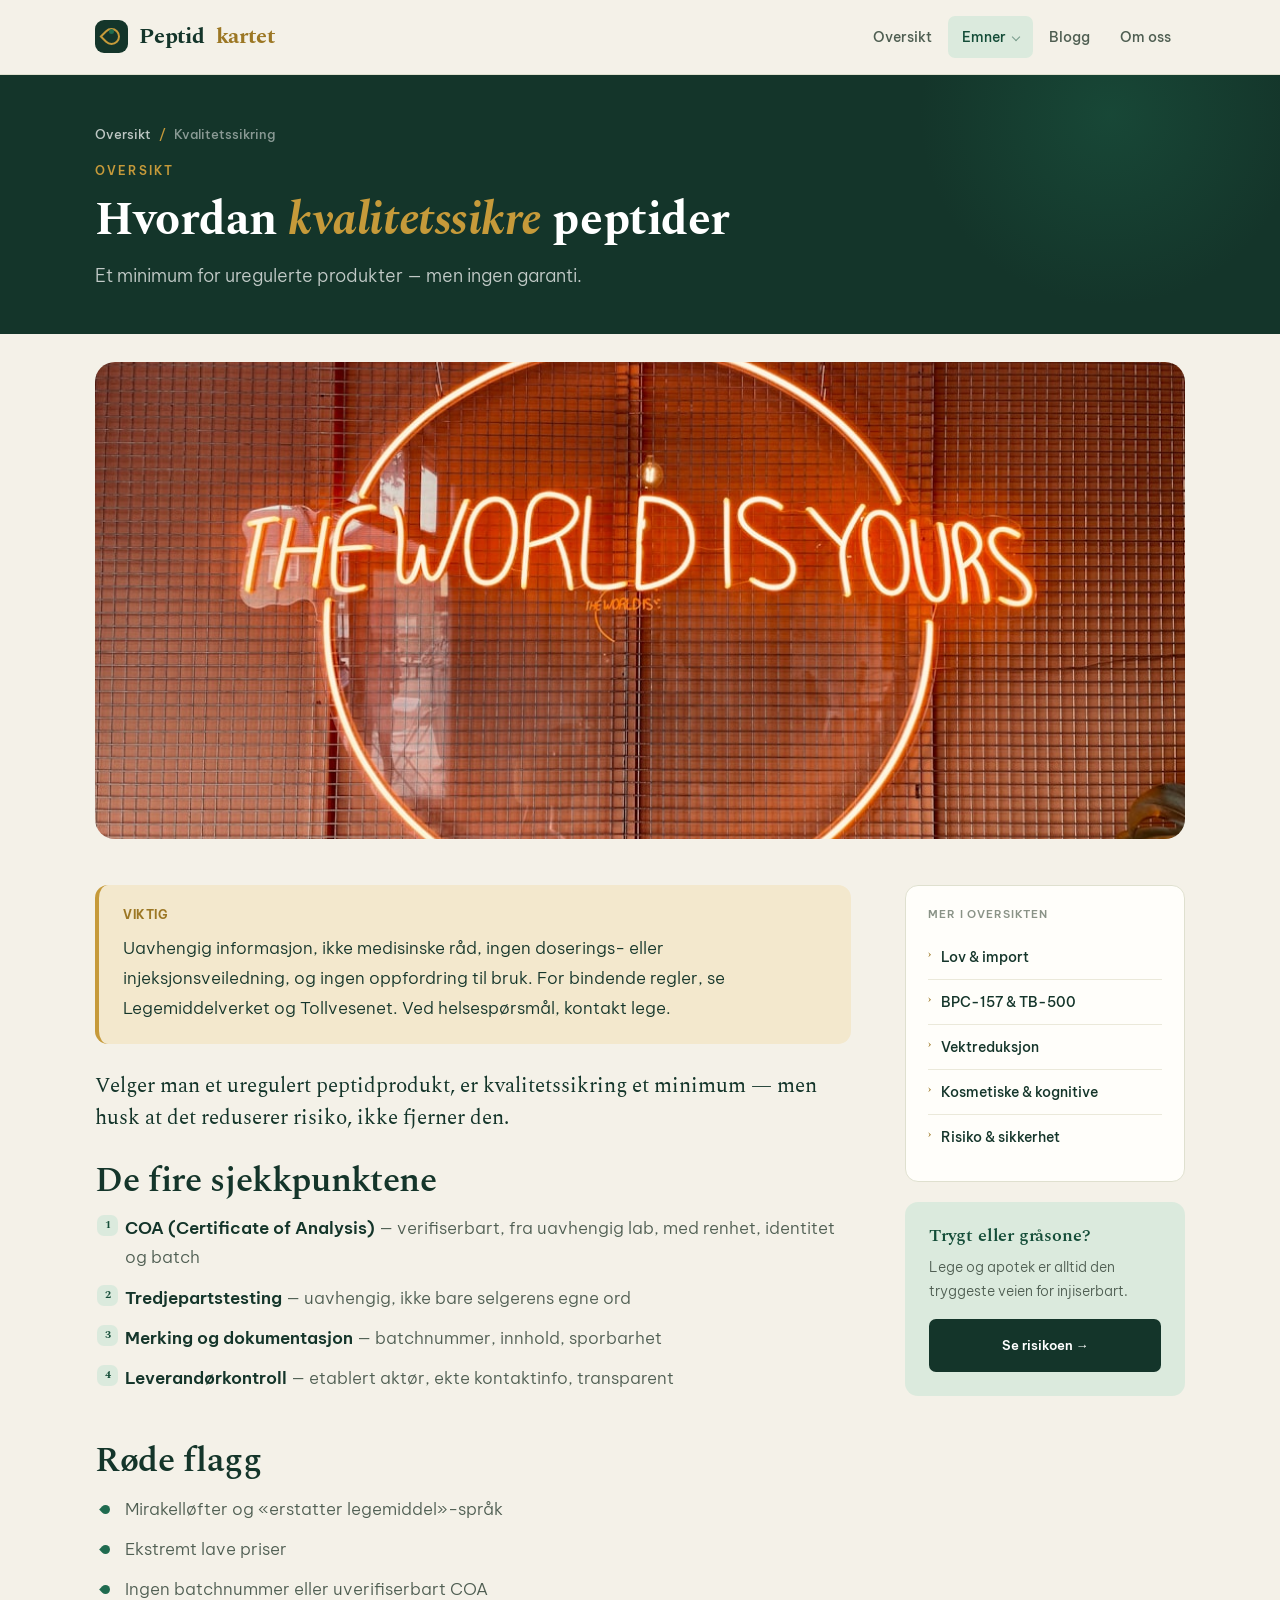
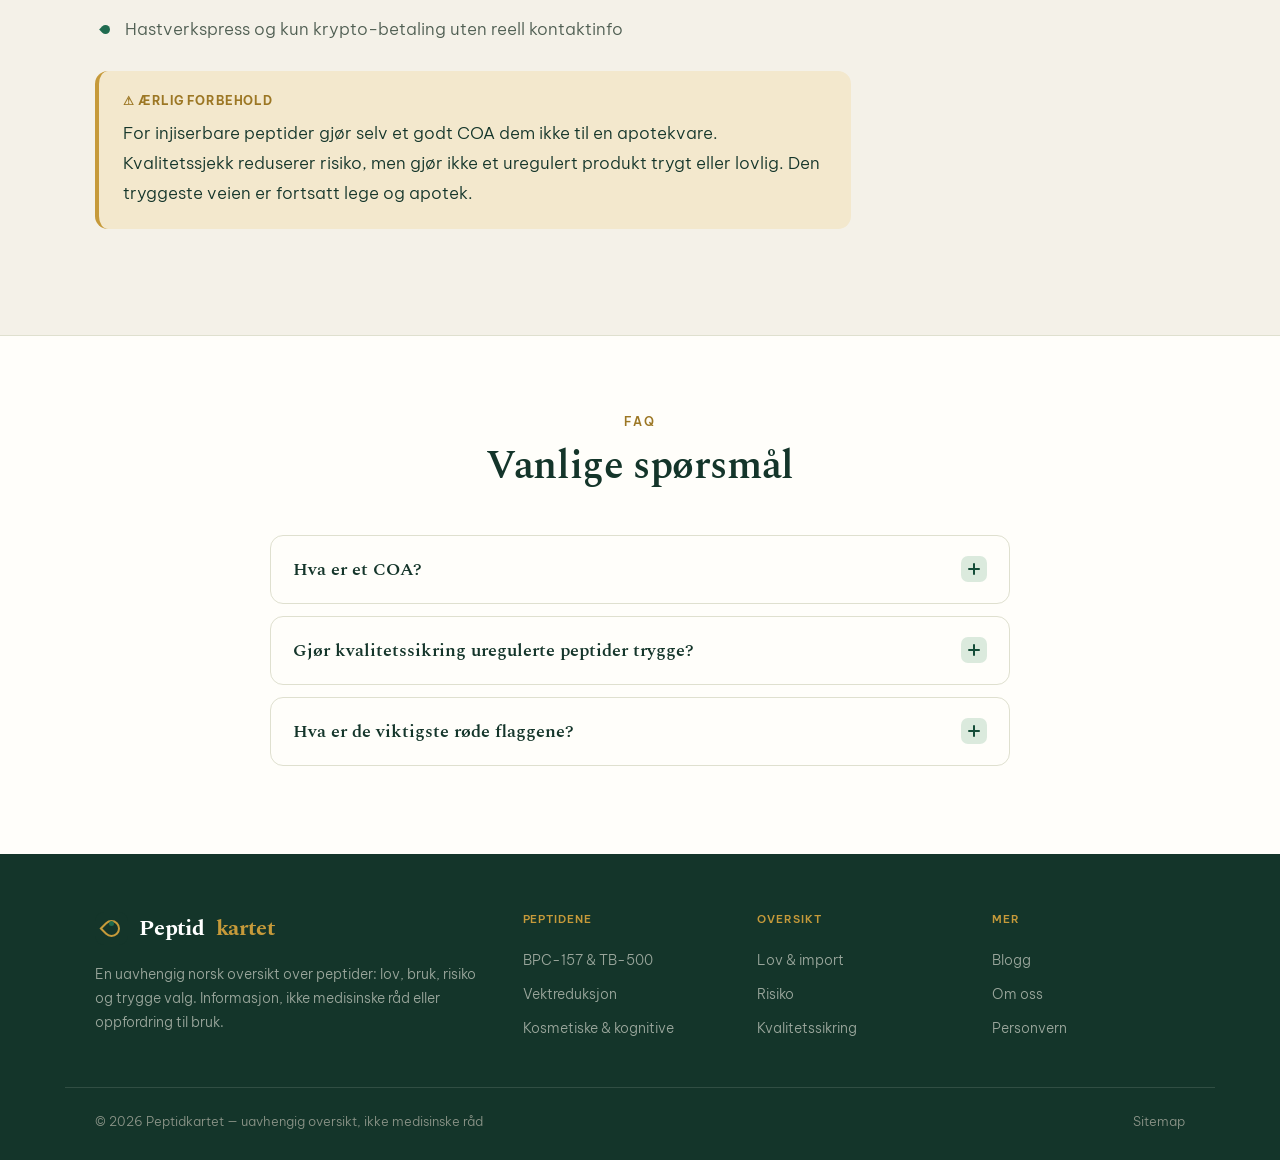
<file: kvalitetssikre-peptider.html>
<!DOCTYPE html>
<html lang="no"><head>
<meta charset="utf-8"><meta name="viewport" content="width=device-width, initial-scale=1.0">
<title>Kvalitetssikre Peptider: COA, Testing og Merking (2026)</title><meta name="title" content="Kvalitetssikre Peptider: COA, Testing og Merking (2026)"><meta name="description" content="Slik kvalitetssikrer du peptider: COA, tredjepartstesting, merking og leverandørkontroll — pluss røde flagg, og hvorfor lege og apotek er tryggest.">
<meta name="robots" content="index, follow"><meta name="googlebot" content="index, follow, max-snippet:-1, max-image-preview:large, max-video-preview:-1">
<link rel="canonical" href="kvalitetssikre-peptider.html">
<link rel="icon" type="image/svg+xml" href="favicon.svg">
<link rel="icon" type="image/png" sizes="32x32" href="favicon-32.png">
<link rel="apple-touch-icon" href="favicon.png">
<link rel="preconnect" href="https://fonts.googleapis.com"><link rel="preconnect" href="https://fonts.gstatic.com" crossorigin>
<link rel="stylesheet" href="https://fonts.googleapis.com/css2?family=Spectral:ital,wght@0,400;0,500;0,600;0,700;1,400;1,500&family=Be+Vietnam+Pro:wght@300;400;500;600;700&display=swap">
<style>
/* ============================================
   PEPTIDER I NORGE — Site #17 (design #18)
   National overview. Deep forest-green + warm gold + cream.
   Spectral + Be Vietnam Pro.
   ============================================ */
:root{
  --bg:#f4f1e8;
  --bg-2:#e9e4d4;
  --surface:#fffefa;
  --ink:#14352a;
  --ink-2:#4f5e52;
  --ink-3:#8a9387;
  --line:#dfe0cf;
  --line-2:#ebe9da;
  --forest:#1f6b4f;
  --forest-dark:#144d38;
  --forest-soft:#dbeadd;
  --gold:#c69a3a;
  --gold-dark:#9c7724;
  --gold-soft:#f3e8cd;
  --clay:#b9683f;
  --red:#bf4234;
  --red-soft:#f6e0db;
  --green:#3f8a5c;
  --green-soft:#dfeede;
  --r-sm:7px;
  --r:13px;
  --r-lg:20px;
  --disp:'Spectral',Georgia,serif;
  --body:'Be Vietnam Pro',-apple-system,sans-serif;
  --maxw:1150px;
}
*{box-sizing:border-box;margin:0;padding:0}
html{scroll-behavior:smooth;-webkit-text-size-adjust:100%}
body{background:var(--bg);color:var(--ink);font-family:var(--body);font-size:17px;line-height:1.72;font-weight:300;-webkit-font-smoothing:antialiased}
::selection{background:var(--forest);color:#fff}
a{color:var(--forest-dark);text-decoration:none}
a:hover{color:var(--ink)}
h1,h2,h3,h4{font-family:var(--disp);font-weight:600;line-height:1.16;letter-spacing:-0.01em;color:var(--ink)}
img{max-width:100%;display:block}
.wrap{max-width:var(--maxw);margin:0 auto;padding:0 30px}
.eyebrow{font-family:var(--body);font-weight:600;font-size:12px;text-transform:uppercase;letter-spacing:.18em;color:var(--gold-dark)}

/* topbar */
.topbar{position:sticky;top:0;z-index:1000;background:rgba(244,241,232,.93);backdrop-filter:blur(10px);border-bottom:1px solid var(--line)}
.topbar-inner{max-width:var(--maxw);margin:0 auto;padding:0 30px;height:74px;display:flex;align-items:center;justify-content:space-between}
.brand{display:flex;align-items:center;gap:11px;font-family:var(--disp);font-weight:700;font-size:22px;letter-spacing:-0.01em;color:var(--ink)}
.brand .mk{width:33px;height:33px;border-radius:9px;background:var(--ink);position:relative;flex-shrink:0;display:flex;align-items:center;justify-content:center}
.brand .mk::before{content:'';width:13px;height:13px;border:2px solid var(--gold);border-radius:50% 50% 50% 0;transform:rotate(45deg)}
.brand .mk::after{content:'';position:absolute;top:9px;width:5px;height:5px;border-radius:50%;background:var(--forest)}
.brand b{color:var(--gold-dark)}
.nav{display:flex;align-items:center;gap:2px;list-style:none}
.nav>li{position:relative}
.nav>li>a{display:block;padding:9px 14px;font-family:var(--body);font-weight:500;font-size:14px;color:var(--ink-2);border-radius:var(--r-sm);transition:all .15s}
.nav>li>a:hover{color:var(--ink);background:var(--bg-2)}
.nav a.current{color:var(--forest-dark);background:var(--forest-soft)}
.has-menu>a::after{content:'';display:inline-block;width:5px;height:5px;margin-left:7px;border-right:1.5px solid currentColor;border-bottom:1.5px solid currentColor;transform:translateY(-2px) rotate(45deg);opacity:.5}
.menu{position:absolute;top:calc(100% + 8px);left:0;min-width:270px;background:var(--surface);border:1px solid var(--line);border-radius:var(--r);padding:8px;opacity:0;visibility:hidden;transform:translateY(-6px);transition:all .16s;box-shadow:0 18px 44px -16px rgba(20,53,42,.26)}
.has-menu:hover .menu,.has-menu:focus-within .menu{opacity:1;visibility:visible;transform:translateY(0)}
.menu a{display:flex;gap:11px;padding:10px 12px;font-size:14px;color:var(--ink-2);border-radius:var(--r-sm)}
.menu a:hover{background:var(--forest-soft);color:var(--forest-dark)}
.menu a .n{font-family:var(--disp);font-weight:700;font-size:14px;color:var(--gold-dark);min-width:16px}
.btn{display:inline-flex;align-items:center;gap:9px;font-family:var(--body);font-weight:600;font-size:14.5px;padding:13px 27px;border:2px solid transparent;cursor:pointer;transition:all .18s;border-radius:var(--r-sm)}
.btn-solid{background:var(--forest);color:#fff}
.btn-solid:hover{background:var(--forest-dark);color:#fff}
.btn-gold{background:var(--gold);color:#fff}
.btn-gold:hover{background:var(--gold-dark);color:#fff}
.btn-line{background:transparent;color:var(--ink);border-color:var(--line)}
.btn-line:hover{border-color:var(--forest);color:var(--forest-dark)}
.btn .arr{transition:transform .18s}.btn:hover .arr{transform:translateX(3px)}
.burger{display:none;width:44px;height:44px;border:1px solid var(--line);background:var(--surface);cursor:pointer;flex-direction:column;align-items:center;justify-content:center;gap:4px;border-radius:var(--r-sm)}
.burger span{width:18px;height:2px;background:var(--ink)}
.mnav{display:none}

/* hero */
.hero{background:var(--ink);color:#fff;position:relative;overflow:hidden}
.hero::before{content:'';position:absolute;top:-30%;right:-8%;width:540px;height:540px;border-radius:50%;background:radial-gradient(circle,rgba(31,107,79,.4),transparent 64%);pointer-events:none}
.hero::after{content:'';position:absolute;bottom:-40%;left:-6%;width:420px;height:420px;border-radius:50%;background:radial-gradient(circle,rgba(198,154,58,.18),transparent 64%);pointer-events:none}
.hero-grid{position:relative;max-width:var(--maxw);margin:0 auto;padding:62px 30px 58px;display:grid;grid-template-columns:1.1fr .9fr;gap:50px;align-items:center}
.hero .eyebrow{display:inline-flex;align-items:center;gap:9px;color:var(--gold);margin-bottom:20px}
.hero .eyebrow::before{content:'';width:24px;height:1.5px;background:var(--gold)}
.hero h1{font-size:clamp(40px,5.6vw,66px);font-weight:700;line-height:1.04;letter-spacing:-0.02em;color:#fff}
.hero h1 em{font-style:italic;color:var(--gold)}
.hero-lede{font-size:19px;line-height:1.6;color:rgba(255,255,255,.76);max-width:34em;margin:20px 0 30px;font-weight:300}
.hero-actions{display:flex;gap:13px;flex-wrap:wrap}
.hero-card{background:rgba(255,255,255,.05);border:1px solid rgba(255,255,255,.13);border-radius:var(--r-lg);overflow:hidden;backdrop-filter:blur(4px)}
.hero-card .hh{padding:15px 22px;border-bottom:1px solid rgba(255,255,255,.1);font-family:var(--disp);font-weight:600;font-size:15px;color:var(--gold);display:flex;align-items:center;gap:9px}
.hero-card .hr{display:flex;gap:12px;padding:13px 22px;border-bottom:1px solid rgba(255,255,255,.07);font-size:14px;color:rgba(255,255,255,.82);align-items:flex-start;font-weight:300}
.hero-card .hr:last-child{border-bottom:0}
.hero-card .hr .ic{color:var(--gold);flex-shrink:0}

/* ribbon */
.ribbon{background:var(--surface);border-bottom:1px solid var(--line)}
.ribbon-inner{max-width:var(--maxw);margin:0 auto;padding:0 30px;display:grid;grid-template-columns:repeat(4,1fr)}
.ribbon .r{padding:24px 22px;border-right:1px solid var(--line)}
.ribbon .r:last-child{border-right:0}
.ribbon .r .n{font-family:var(--disp);font-weight:700;font-size:23px;color:var(--ink);line-height:1}
.ribbon .r .n em{font-style:italic;color:var(--forest)}
.ribbon .r .l{font-size:12.5px;color:var(--ink-2);margin-top:7px}

/* disclaimer */
.disclaimer{max-width:var(--maxw);margin:28px auto 0;padding:0 30px}
.disclaimer-in{background:var(--gold-soft);border:1px solid #e6d5a6;border-radius:var(--r);padding:15px 22px;display:flex;gap:13px;align-items:flex-start;font-size:14.5px;color:var(--ink-2)}
.disclaimer-in .ic{font-size:17px;flex-shrink:0}
.disclaimer-in strong{color:var(--ink);font-family:var(--disp)}

/* pillar */
.pillar{padding:56px 0 80px}
.pillar-grid{max-width:var(--maxw);margin:0 auto;padding:0 30px;display:grid;grid-template-columns:250px 1fr;gap:54px;align-items:start}
.toc{position:sticky;top:90px;background:var(--surface);border:1px solid var(--line);border-radius:var(--r);padding:22px;max-height:calc(100vh - 120px);overflow-y:auto}
.toc h4{font-family:var(--body);font-weight:600;font-size:11px;text-transform:uppercase;letter-spacing:.12em;color:var(--ink-3);margin-bottom:14px}
.toc ol{list-style:none;counter-reset:t}
.toc li{counter-increment:t}
.toc a{display:flex;gap:10px;padding:6px 0;font-size:13px;color:var(--ink-2);line-height:1.38;border:0;border-top:1px solid var(--line-2)}
.toc li:first-child a{border-top:0}
.toc a::before{content:counter(t,decimal-leading-zero);font-family:var(--disp);font-weight:700;font-size:11px;color:var(--gold-dark);flex-shrink:0}
.toc a:hover{color:var(--forest-dark)}

.prose{max-width:760px}
.prose .lead{font-size:21px;line-height:1.56;color:var(--ink);margin-bottom:26px;font-family:var(--disp);font-weight:400}
.prose h2{font-size:clamp(26px,3vw,35px);font-weight:600;margin:48px 0 14px;letter-spacing:-0.01em;line-height:1.12}
.prose h2:first-of-type{margin-top:0}
.prose h3{font-size:21px;font-weight:600;margin:28px 0 10px;color:var(--ink);font-style:italic}
.prose p{color:var(--ink-2);margin-bottom:18px;font-size:17px;line-height:1.76;font-weight:300}
.prose a{color:var(--forest-dark);font-weight:500;border-bottom:1px solid #b8d6bf}
.prose a:hover{border-bottom-color:var(--forest-dark)}
.prose strong{color:var(--ink);font-weight:600}
.prose ul,.prose ol{margin:0 0 20px;padding-left:2px;list-style:none}
.prose li{position:relative;padding-left:28px;margin-bottom:11px;color:var(--ink-2);font-weight:300}
.prose ul li::before{content:'';position:absolute;left:4px;top:10px;width:9px;height:9px;border-radius:50% 50% 50% 0;background:var(--forest);transform:rotate(45deg)}
.prose ol{counter-reset:li}.prose ol li{counter-increment:li}
.prose ol li::before{content:counter(li);position:absolute;left:0;top:1px;width:21px;height:21px;border-radius:var(--r-sm);background:var(--forest-soft);color:var(--forest-dark);font-family:var(--disp);font-weight:700;font-size:11px;display:flex;align-items:center;justify-content:center}

.box{border-radius:var(--r);padding:20px 24px;margin:26px 0}
.box .h{font-family:var(--body);font-weight:700;font-size:12px;text-transform:uppercase;letter-spacing:.05em;margin-bottom:8px;display:flex;align-items:center;gap:8px}
.box.info{background:var(--forest-soft)}.box.info .h{color:var(--forest-dark)}.box.info p{color:var(--ink);margin:0}
.box.tip{background:var(--gold-soft)}.box.tip .h{color:var(--gold-dark)}.box.tip p{color:var(--ink);margin:0}
.box.warn{background:var(--gold-soft);border-left:4px solid var(--gold)}.box.warn .h{color:var(--gold-dark)}.box.warn p{color:var(--ink);margin:0}
.box.danger{background:var(--red-soft);border-left:4px solid var(--red)}.box.danger .h{color:var(--red)}.box.danger p{color:var(--ink);margin:0}
.box.good{background:var(--green-soft);border-left:4px solid var(--green)}.box.good .h{color:var(--green)}.box.good p{color:var(--ink);margin:0}

.figure{margin:30px 0}.figure img{border-radius:var(--r);width:100%}
.figure figcaption{margin-top:10px;font-size:13.5px;color:var(--ink-3);text-align:center;font-style:italic}

.tablewrap{overflow-x:auto;margin:28px 0;border:1px solid var(--line);border-radius:var(--r)}
.dtable{width:100%;border-collapse:collapse;font-size:14.5px;background:var(--surface)}
.dtable thead th{background:var(--ink);color:#fff;font-family:var(--body);font-weight:600;font-size:12px;text-transform:uppercase;letter-spacing:.04em;text-align:left;padding:13px 16px}
.dtable tbody td{padding:12px 16px;border-bottom:1px solid var(--line-2);color:var(--ink-2);vertical-align:middle;font-weight:300}
.dtable tbody tr:last-child td{border-bottom:0}
.dtable tbody tr:nth-child(even){background:var(--bg)}
.dtable .it{font-family:var(--disp);font-weight:600;color:var(--ink);font-size:16px}
.evtag{display:inline-block;font-family:var(--body);font-weight:700;font-size:10.5px;text-transform:uppercase;letter-spacing:.03em;padding:3px 8px;border-radius:4px}
.evtag.low{background:var(--red-soft);color:var(--red)}
.evtag.med{background:var(--gold-soft);color:var(--gold-dark)}
.evtag.high{background:var(--green-soft);color:var(--green)}

/* cat cards */
.cats{display:grid;grid-template-columns:repeat(3,1fr);gap:20px;margin:30px 0}
.cat{background:var(--surface);border:1px solid var(--line);border-radius:var(--r);padding:24px;transition:all .2s}
.cat:hover{transform:translateY(-3px);box-shadow:0 20px 42px -22px rgba(20,53,42,.26)}
.cat .ic{width:40px;height:40px;border-radius:10px;background:var(--forest-soft);display:flex;align-items:center;justify-content:center;font-family:var(--disp);font-weight:700;font-size:17px;color:var(--forest-dark);margin-bottom:14px}
.cat h4{font-family:var(--disp);font-size:20px;margin-bottom:7px}
.cat p{font-size:14px;color:var(--ink-2);margin:0;font-weight:300}

/* cards (blog) */
.cards{display:grid;grid-template-columns:repeat(3,1fr);gap:22px}
.card{background:var(--surface);border:1px solid var(--line);border-radius:var(--r);overflow:hidden;display:flex;flex-direction:column;transition:all .2s}
.card:hover{box-shadow:0 22px 46px -22px rgba(20,53,42,.3);transform:translateY(-3px)}
.card .ph{aspect-ratio:16/10;overflow:hidden}.card .ph img{width:100%;height:100%;object-fit:cover;transition:transform .5s}.card:hover .ph img{transform:scale(1.05)}
.card .bd{padding:22px;display:flex;flex-direction:column;flex:1}
.card .kick{font-family:var(--body);font-weight:600;font-size:11px;text-transform:uppercase;letter-spacing:.07em;color:var(--gold-dark);margin-bottom:9px}
.card h3{font-size:20px;margin-bottom:8px;line-height:1.24;font-weight:600}.card h3 a{color:var(--ink);border:0}.card h3 a:hover{color:var(--forest-dark)}
.card p{font-size:14px;color:var(--ink-2);margin-bottom:14px;flex:1;font-weight:300}
.card .go{font-family:var(--body);font-weight:600;font-size:13px;color:var(--forest-dark)}
.sec-head{max-width:640px;margin:0 auto 44px;text-align:center}
.sec-head .eyebrow{display:block;margin-bottom:12px}
.sec-head h2{font-size:clamp(28px,3.6vw,40px);font-weight:600}
.sec-head p{margin-top:12px;color:var(--ink-2);font-size:17px;font-weight:300}

/* faq */
.faq{background:var(--surface);border-top:1px solid var(--line);padding:76px 0}
.faq-wrap{max-width:800px;margin:0 auto;padding:0 30px}
.faq-list{margin-top:38px}
.faq-item{border:1px solid var(--line);border-radius:var(--r);margin-bottom:12px;overflow:hidden;transition:box-shadow .2s}
.faq-item.open{box-shadow:0 14px 34px -18px rgba(20,53,42,.22)}
.faq-q{width:100%;background:none;border:0;text-align:left;cursor:pointer;padding:20px 22px;display:flex;align-items:center;gap:16px;font-family:var(--disp);font-weight:600;font-size:18px;color:var(--ink)}
.faq-q .q{flex:1}
.faq-q .pm{width:26px;height:26px;border-radius:var(--r-sm);background:var(--forest-soft);color:var(--forest-dark);flex-shrink:0;position:relative}
.faq-q .pm::before,.faq-q .pm::after{content:'';position:absolute;background:currentColor;border-radius:2px}
.faq-q .pm::before{left:7px;right:7px;top:12px;height:2px}
.faq-q .pm::after{top:7px;bottom:7px;left:12px;width:2px;transition:transform .25s}
.faq-item.open .pm{background:var(--forest);color:#fff}
.faq-item.open .pm::after{transform:scaleY(0)}
.faq-a{max-height:0;overflow:hidden;transition:max-height .3s ease}
.faq-item.open .faq-a{max-height:520px}
.faq-a-in{padding:0 22px 22px 22px;color:var(--ink-2);font-size:16px;line-height:1.7;font-weight:300}

/* cta */
.cta{padding:42px 0 88px}
.cta-inner{max-width:var(--maxw);margin:0 auto;padding:54px 46px;background:var(--ink);border-radius:var(--r-lg);text-align:center;color:#fff;position:relative;overflow:hidden}
.cta-inner::before{content:'';position:absolute;top:-40%;right:-5%;width:340px;height:340px;border-radius:50%;background:radial-gradient(circle,rgba(31,107,79,.4),transparent 62%)}
.cta-inner h2{position:relative;color:#fff;font-size:clamp(27px,3.4vw,40px);margin-bottom:12px;font-weight:600}
.cta-inner p{position:relative;color:rgba(255,255,255,.78);font-size:18px;max-width:34em;margin:0 auto 26px;font-weight:300}
.cta-inner .btn{position:relative;background:var(--gold);color:#fff}
.cta-inner .btn:hover{background:#fff;color:var(--ink)}

/* footer */
footer{background:var(--ink);color:rgba(244,241,232,.6);padding:56px 0 28px}
.foot-grid{max-width:var(--maxw);margin:0 auto;padding:0 30px;display:grid;grid-template-columns:2fr 1fr 1fr 1fr;gap:42px}
.foot-brand .brand{color:#fff;margin-bottom:14px}.foot-brand .brand b{color:var(--gold)}
.foot-brand p{font-size:14px;max-width:30em;font-weight:300}
.foot-col h5{font-family:var(--body);font-weight:600;font-size:11px;text-transform:uppercase;letter-spacing:.08em;color:var(--gold);margin-bottom:14px}
.foot-col a{display:block;color:rgba(244,241,232,.6);font-size:14px;padding:5px 0;font-weight:300}
.foot-col a:hover{color:#fff}
.foot-bottom{max-width:var(--maxw);margin:42px auto 0;padding:22px 30px 0;border-top:1px solid rgba(244,241,232,.13);display:flex;justify-content:space-between;gap:16px;flex-wrap:wrap;font-size:13px;color:var(--ink-3);font-weight:300}
.foot-bottom a{color:var(--ink-3)}.foot-bottom a:hover{color:var(--gold)}

/* interior */
.pagehead{background:var(--ink);color:#fff;padding:48px 0 42px;position:relative;overflow:hidden}
.pagehead::before{content:'';position:absolute;top:-160px;right:-50px;width:440px;height:400px;border-radius:50%;background:radial-gradient(circle,rgba(31,107,79,.34),transparent 64%)}
.crumbs{position:relative;font-size:13px;color:rgba(255,255,255,.5);margin-bottom:16px;font-weight:500}
.crumbs a{color:rgba(255,255,255,.72)}.crumbs .sep{margin:0 8px;color:var(--gold)}
.pagehead .eyebrow{position:relative;display:block;margin-bottom:12px;color:var(--gold)}
.pagehead h1{position:relative;font-size:clamp(30px,4.2vw,46px);max-width:18em;color:#fff;font-weight:700}
.pagehead h1 em{font-style:italic;color:var(--gold)}
.pagehead .sub{position:relative;margin-top:14px;font-size:18px;color:rgba(255,255,255,.74);max-width:40em;font-weight:300}
.doc-hero{max-width:var(--maxw);margin:28px auto 0;padding:0 30px}
.doc-hero img{width:100%;border-radius:var(--r-lg);aspect-ratio:16/7;object-fit:cover}
.doc{padding:46px 0 80px}
.doc-grid{max-width:var(--maxw);margin:0 auto;padding:0 30px;display:grid;grid-template-columns:1fr 280px;gap:54px;align-items:start}
.side{position:sticky;top:90px;display:flex;flex-direction:column;gap:20px}
.side-card{background:var(--surface);border:1px solid var(--line);border-radius:var(--r);padding:22px}
.side-card h4{font-family:var(--body);font-weight:600;font-size:11px;text-transform:uppercase;letter-spacing:.08em;color:var(--ink-3);margin-bottom:14px}
.side-list{list-style:none}
.side-list a{display:flex;gap:10px;padding:10px 0;font-size:14px;color:var(--ink);border:0;border-top:1px solid var(--line-2);font-weight:500}
.side-list li:first-child a{border-top:0}.side-list a:hover{color:var(--forest-dark)}
.side-list a .n{font-family:var(--disp);font-weight:700;font-size:12px;color:var(--gold-dark);flex-shrink:0}
.side-cta{background:var(--forest-soft);border-radius:var(--r);padding:24px}
.side-cta h4{font-family:var(--disp);font-size:18px;color:var(--forest-dark);margin-bottom:8px}
.side-cta p{font-size:14px;color:var(--ink-2);margin-bottom:16px;font-weight:300}
.side-cta .btn{width:100%;justify-content:center;font-size:13px;background:var(--ink);color:#fff}

@media(max-width:980px){
  .hero-grid,.pillar-grid,.doc-grid{grid-template-columns:1fr;gap:38px}
  .toc,.side{position:static}.toc{max-height:none}
  .cats,.cards{grid-template-columns:1fr 1fr}
  .ribbon-inner{grid-template-columns:1fr 1fr}
}
@media(max-width:760px){
  .nav{display:none}.burger{display:flex}
  .cats,.cards{grid-template-columns:1fr}
  .ribbon-inner{grid-template-columns:1fr 1fr}
  .foot-grid{grid-template-columns:1fr 1fr}
  .cta-inner{padding:42px 24px}
  .mnav{position:fixed;inset:0;background:var(--bg);z-index:2000;padding:80px 26px 32px;overflow-y:auto;display:none}
  .mnav.open{display:block}
  .mnav a{display:block;font-family:var(--disp);font-weight:600;font-size:22px;padding:14px 0;border-bottom:1px solid var(--line);color:var(--ink)}
  .mnav-x{position:absolute;top:18px;right:24px;width:44px;height:44px;border:1px solid var(--ink);background:transparent;font-size:22px;cursor:pointer;border-radius:var(--r-sm);color:var(--ink)}
}

</style>
</head><body>
<header class="topbar"><div class="topbar-inner">
<a href="index.html" class="brand"><span class="mk"></span>Peptid<b>kartet</b></a>
<nav><ul class="nav">
<li><a href="index.html">Oversikt</a></li>
<li class="has-menu"><a href="peptider-lov-import.html" class="current">Emner</a><div class="menu"><a href="peptider-lov-import.html"><span class="n">›</span> Lov &amp; import</a>
<a href="bpc-157-tb-500-norge.html"><span class="n">›</span> BPC-157 &amp; TB-500</a>
<a href="vektreduksjon-peptider.html"><span class="n">›</span> Vektreduksjon</a>
<a href="kosmetiske-kognitive-peptider.html"><span class="n">›</span> Kosmetiske &amp; kognitive</a>
<a href="peptider-risiko-sikkerhet.html"><span class="n">›</span> Risiko &amp; sikkerhet</a>
<a href="kvalitetssikre-peptider.html"><span class="n">›</span> Kvalitetssikring</a>
</div></li>
<li><a href="blogg.html">Blogg</a></li>
<li><a href="om-oss.html">Om oss</a></li>
</ul></nav>
<button class="burger" onclick="toggleNav()" aria-label="Meny"><span></span><span></span><span></span></button>
</div></header>
<div class="mnav" id="mnav"><button class="mnav-x" onclick="toggleNav()">✕</button>
<a href="index.html">Oversikt</a><a href="peptider-lov-import.html">Lov &amp; import</a><a href="bpc-157-tb-500-norge.html">BPC-157 &amp; TB-500</a><a href="vektreduksjon-peptider.html">Vektreduksjon</a><a href="kosmetiske-kognitive-peptider.html">Kosmetiske &amp; kognitive</a><a href="peptider-risiko-sikkerhet.html">Risiko</a><a href="kvalitetssikre-peptider.html">Kvalitetssikring</a><a href="blogg.html">Blogg</a><a href="om-oss.html">Om oss</a></div>
<div class="pagehead"><div class="wrap"><div class="crumbs"><a href="index.html">Oversikt</a><span class="sep">/</span><span>Kvalitetssikring</span></div>
<span class="eyebrow">Oversikt</span><h1>Hvordan <em>kvalitetssikre</em> peptider</h1><p class="sub">Et minimum for uregulerte produkter — men ingen garanti.</p></div></div>
<div class="doc-hero"><img src="img/178073318432494.jpg" alt="Hvordan <em>kvalitetssikre</em> peptider" loading="lazy"></div>
<div class="doc"><div class="doc-grid">
<article class="prose">
<div class="box warn" style="margin:0 0 26px"><div class="h">Viktig</div><p>Uavhengig informasjon, ikke medisinske råd, ingen doserings- eller injeksjonsveiledning, og ingen oppfordring til bruk. For bindende regler, se Legemiddelverket og Tollvesenet. Ved helsespørsmål, kontakt lege.</p></div>
<p class="lead">Velger man et uregulert peptidprodukt, er kvalitetssikring et minimum — men husk at det reduserer risiko, ikke fjerner den.</p>
<h2>De fire sjekkpunktene</h2>
<ol>
<li><strong>COA (Certificate of Analysis)</strong> — verifiserbart, fra uavhengig lab, med renhet, identitet og batch</li>
<li><strong>Tredjepartstesting</strong> — uavhengig, ikke bare selgerens egne ord</li>
<li><strong>Merking og dokumentasjon</strong> — batchnummer, innhold, sporbarhet</li>
<li><strong>Leverandørkontroll</strong> — etablert aktør, ekte kontaktinfo, transparent</li>
</ol>
<h2>Røde flagg</h2>
<ul>
<li>Mirakelløfter og «erstatter legemiddel»-språk</li>
<li>Ekstremt lave priser</li>
<li>Ingen batchnummer eller uverifiserbart COA</li>
<li>Hastverkspress og kun krypto-betaling uten reell kontaktinfo</li>
</ul>
<div class="box warn"><div class="h">⚠ Ærlig forbehold</div><p>For injiserbare peptider gjør selv et godt COA dem ikke til en apotekvare. Kvalitetssjekk reduserer risiko, men gjør ikke et uregulert produkt trygt eller lovlig. Den tryggeste veien er fortsatt lege og apotek.</p></div>
</article>
<aside class="side"><div class="side-card"><h4>Mer i oversikten</h4><ul class="side-list"><li><a href="peptider-lov-import.html"><span class="n">›</span> Lov & import</a></li>
<li><a href="bpc-157-tb-500-norge.html"><span class="n">›</span> BPC-157 & TB-500</a></li>
<li><a href="vektreduksjon-peptider.html"><span class="n">›</span> Vektreduksjon</a></li>
<li><a href="kosmetiske-kognitive-peptider.html"><span class="n">›</span> Kosmetiske & kognitive</a></li>
<li><a href="peptider-risiko-sikkerhet.html"><span class="n">›</span> Risiko & sikkerhet</a></li>
</ul></div>
<div class="side-cta"><h4>Trygt eller gråsone?</h4><p>Lege og apotek er alltid den tryggeste veien for injiserbart.</p><a href="peptider-risiko-sikkerhet.html" class="btn">Se risikoen →</a></div></aside>
</div></div>
<section class="faq"><div class="faq-wrap"><div class="sec-head"><span class="eyebrow">FAQ</span><h2>Vanlige spørsmål</h2></div>
<div class="faq-list"><div class="faq-item"><button class="faq-q"><span class="q">Hva er et COA?</span><span class="pm"></span></button><div class="faq-a"><div class="faq-a-in">Et Certificate of Analysis dokumenterer et produkts renhet, identitet og batch. Et verifiserbart COA fra et uavhengig lab er et minimumstegn på seriøsitet.</div></div></div>
<div class="faq-item"><button class="faq-q"><span class="q">Gjør kvalitetssikring uregulerte peptider trygge?</span><span class="pm"></span></button><div class="faq-a"><div class="faq-a-in">Nei. Det reduserer risiko, men gjør ikke et uregulert produkt til en godkjent apotekvare. For injiserbart er lege og apotek den trygge veien.</div></div></div>
<div class="faq-item"><button class="faq-q"><span class="q">Hva er de viktigste røde flaggene?</span><span class="pm"></span></button><div class="faq-a"><div class="faq-a-in">Mirakelløfter, ekstremt lave priser, manglende batchnummer eller COA, hastverkspress og kun krypto-betaling uten reell kontaktinfo.</div></div></div>
</div></div></section>
<footer><div class="foot-grid">
<div class="foot-brand"><a href="index.html" class="brand"><span class="mk"></span>Peptid<b>kartet</b></a><p>En uavhengig norsk oversikt over peptider: lov, bruk, risiko og trygge valg. Informasjon, ikke medisinske råd eller oppfordring til bruk.</p></div>
<div class="foot-col"><h5>Peptidene</h5><a href="bpc-157-tb-500-norge.html">BPC-157 &amp; TB-500</a><a href="vektreduksjon-peptider.html">Vektreduksjon</a><a href="kosmetiske-kognitive-peptider.html">Kosmetiske &amp; kognitive</a></div>
<div class="foot-col"><h5>Oversikt</h5><a href="peptider-lov-import.html">Lov &amp; import</a><a href="peptider-risiko-sikkerhet.html">Risiko</a><a href="kvalitetssikre-peptider.html">Kvalitetssikring</a></div>
<div class="foot-col"><h5>Mer</h5><a href="blogg.html">Blogg</a><a href="om-oss.html">Om oss</a><a href="personvern.html">Personvern</a></div>
</div><div class="foot-bottom"><span>© 2026 Peptidkartet — uavhengig oversikt, ikke medisinske råd</span><a href="sitemap.html">Sitemap</a></div></footer>
<script>
function toggleNav(){var n=document.getElementById('mnav');n.classList.toggle('open');document.body.style.overflow=n.classList.contains('open')?'hidden':'';}
document.querySelectorAll('.faq-q').forEach(function(b){b.addEventListener('click',function(){var it=this.closest('.faq-item');var o=it.classList.contains('open');document.querySelectorAll('.faq-item').forEach(function(i){i.classList.remove('open');});if(!o)it.classList.add('open');});});
</script>
</body></html>
</file>
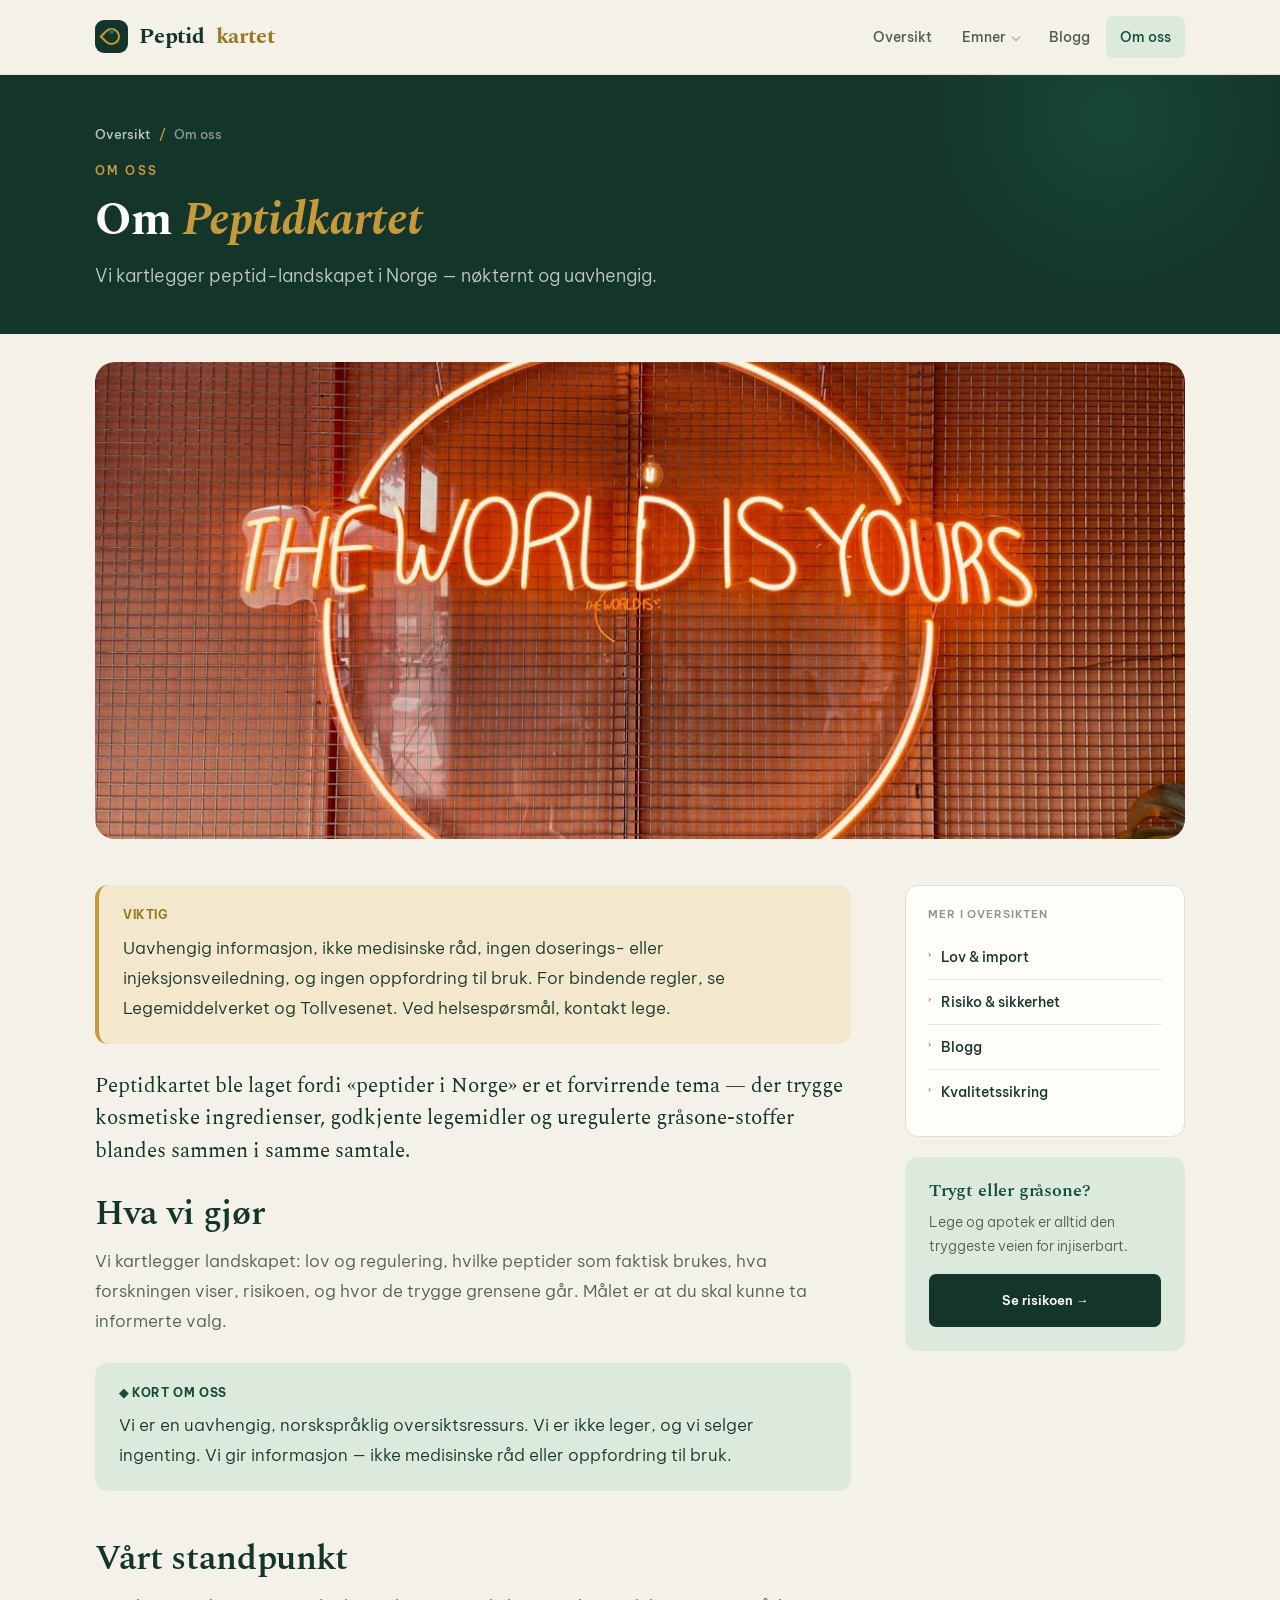
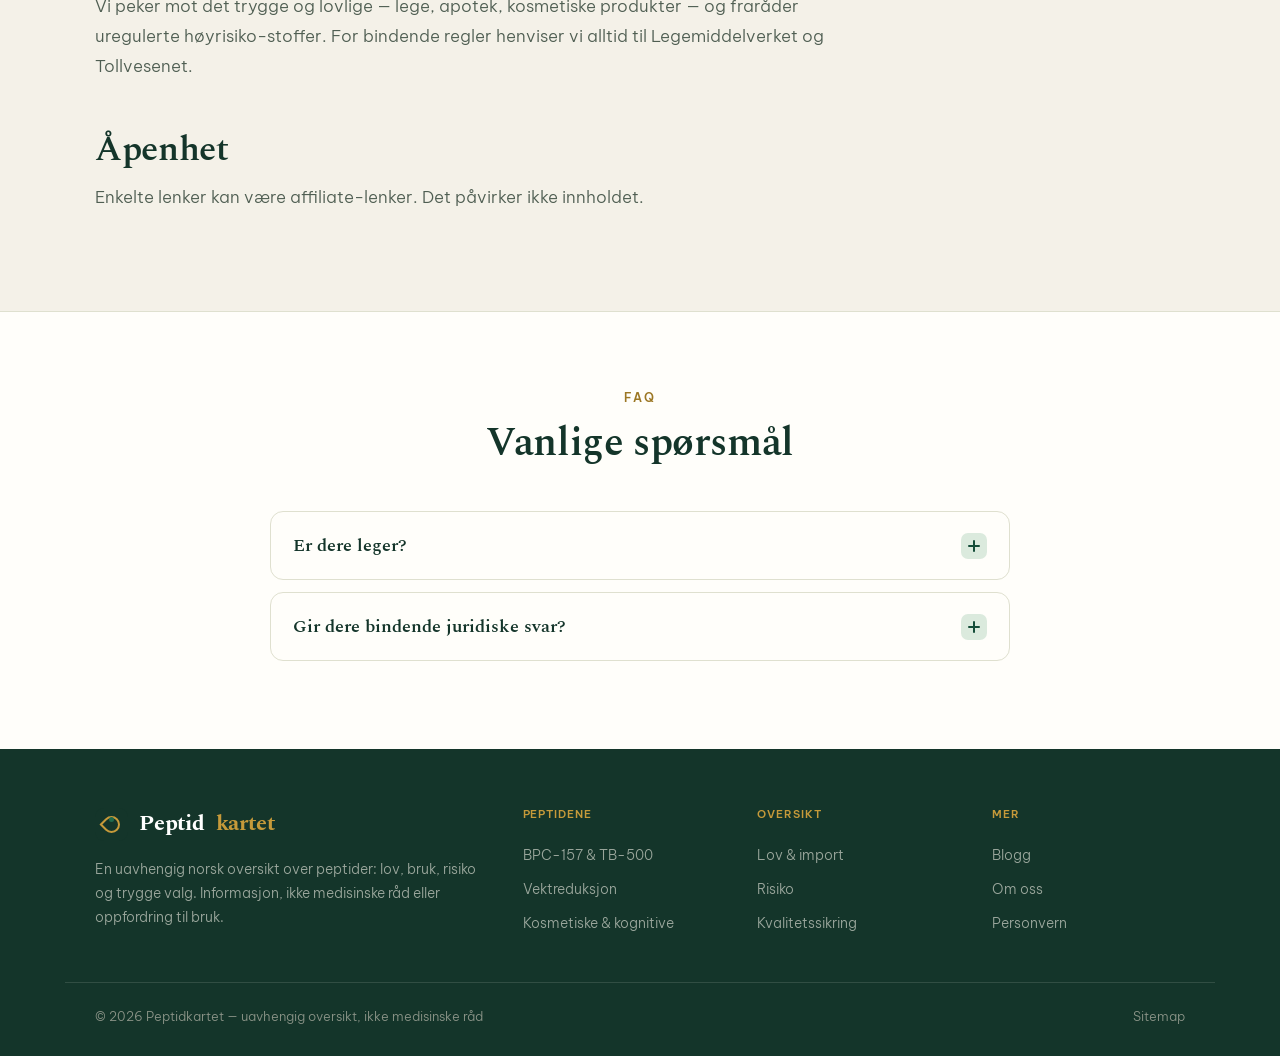
<file: om-oss.html>
<!DOCTYPE html>
<html lang="no"><head>
<meta charset="utf-8"><meta name="viewport" content="width=device-width, initial-scale=1.0">
<title>Om Oss | Peptidkartet</title><meta name="title" content="Om Oss | Peptidkartet"><meta name="description" content="Om Peptidkartet — en uavhengig norsk oversikt over peptider: lov, bruk, risiko og trygge valg.">
<meta name="robots" content="index, follow"><meta name="googlebot" content="index, follow, max-snippet:-1, max-image-preview:large, max-video-preview:-1">
<link rel="canonical" href="om-oss.html">
<link rel="icon" type="image/svg+xml" href="favicon.svg">
<link rel="icon" type="image/png" sizes="32x32" href="favicon-32.png">
<link rel="apple-touch-icon" href="favicon.png">
<link rel="preconnect" href="https://fonts.googleapis.com"><link rel="preconnect" href="https://fonts.gstatic.com" crossorigin>
<link rel="stylesheet" href="https://fonts.googleapis.com/css2?family=Spectral:ital,wght@0,400;0,500;0,600;0,700;1,400;1,500&family=Be+Vietnam+Pro:wght@300;400;500;600;700&display=swap">
<style>
/* ============================================
   PEPTIDER I NORGE — Site #17 (design #18)
   National overview. Deep forest-green + warm gold + cream.
   Spectral + Be Vietnam Pro.
   ============================================ */
:root{
  --bg:#f4f1e8;
  --bg-2:#e9e4d4;
  --surface:#fffefa;
  --ink:#14352a;
  --ink-2:#4f5e52;
  --ink-3:#8a9387;
  --line:#dfe0cf;
  --line-2:#ebe9da;
  --forest:#1f6b4f;
  --forest-dark:#144d38;
  --forest-soft:#dbeadd;
  --gold:#c69a3a;
  --gold-dark:#9c7724;
  --gold-soft:#f3e8cd;
  --clay:#b9683f;
  --red:#bf4234;
  --red-soft:#f6e0db;
  --green:#3f8a5c;
  --green-soft:#dfeede;
  --r-sm:7px;
  --r:13px;
  --r-lg:20px;
  --disp:'Spectral',Georgia,serif;
  --body:'Be Vietnam Pro',-apple-system,sans-serif;
  --maxw:1150px;
}
*{box-sizing:border-box;margin:0;padding:0}
html{scroll-behavior:smooth;-webkit-text-size-adjust:100%}
body{background:var(--bg);color:var(--ink);font-family:var(--body);font-size:17px;line-height:1.72;font-weight:300;-webkit-font-smoothing:antialiased}
::selection{background:var(--forest);color:#fff}
a{color:var(--forest-dark);text-decoration:none}
a:hover{color:var(--ink)}
h1,h2,h3,h4{font-family:var(--disp);font-weight:600;line-height:1.16;letter-spacing:-0.01em;color:var(--ink)}
img{max-width:100%;display:block}
.wrap{max-width:var(--maxw);margin:0 auto;padding:0 30px}
.eyebrow{font-family:var(--body);font-weight:600;font-size:12px;text-transform:uppercase;letter-spacing:.18em;color:var(--gold-dark)}

/* topbar */
.topbar{position:sticky;top:0;z-index:1000;background:rgba(244,241,232,.93);backdrop-filter:blur(10px);border-bottom:1px solid var(--line)}
.topbar-inner{max-width:var(--maxw);margin:0 auto;padding:0 30px;height:74px;display:flex;align-items:center;justify-content:space-between}
.brand{display:flex;align-items:center;gap:11px;font-family:var(--disp);font-weight:700;font-size:22px;letter-spacing:-0.01em;color:var(--ink)}
.brand .mk{width:33px;height:33px;border-radius:9px;background:var(--ink);position:relative;flex-shrink:0;display:flex;align-items:center;justify-content:center}
.brand .mk::before{content:'';width:13px;height:13px;border:2px solid var(--gold);border-radius:50% 50% 50% 0;transform:rotate(45deg)}
.brand .mk::after{content:'';position:absolute;top:9px;width:5px;height:5px;border-radius:50%;background:var(--forest)}
.brand b{color:var(--gold-dark)}
.nav{display:flex;align-items:center;gap:2px;list-style:none}
.nav>li{position:relative}
.nav>li>a{display:block;padding:9px 14px;font-family:var(--body);font-weight:500;font-size:14px;color:var(--ink-2);border-radius:var(--r-sm);transition:all .15s}
.nav>li>a:hover{color:var(--ink);background:var(--bg-2)}
.nav a.current{color:var(--forest-dark);background:var(--forest-soft)}
.has-menu>a::after{content:'';display:inline-block;width:5px;height:5px;margin-left:7px;border-right:1.5px solid currentColor;border-bottom:1.5px solid currentColor;transform:translateY(-2px) rotate(45deg);opacity:.5}
.menu{position:absolute;top:calc(100% + 8px);left:0;min-width:270px;background:var(--surface);border:1px solid var(--line);border-radius:var(--r);padding:8px;opacity:0;visibility:hidden;transform:translateY(-6px);transition:all .16s;box-shadow:0 18px 44px -16px rgba(20,53,42,.26)}
.has-menu:hover .menu,.has-menu:focus-within .menu{opacity:1;visibility:visible;transform:translateY(0)}
.menu a{display:flex;gap:11px;padding:10px 12px;font-size:14px;color:var(--ink-2);border-radius:var(--r-sm)}
.menu a:hover{background:var(--forest-soft);color:var(--forest-dark)}
.menu a .n{font-family:var(--disp);font-weight:700;font-size:14px;color:var(--gold-dark);min-width:16px}
.btn{display:inline-flex;align-items:center;gap:9px;font-family:var(--body);font-weight:600;font-size:14.5px;padding:13px 27px;border:2px solid transparent;cursor:pointer;transition:all .18s;border-radius:var(--r-sm)}
.btn-solid{background:var(--forest);color:#fff}
.btn-solid:hover{background:var(--forest-dark);color:#fff}
.btn-gold{background:var(--gold);color:#fff}
.btn-gold:hover{background:var(--gold-dark);color:#fff}
.btn-line{background:transparent;color:var(--ink);border-color:var(--line)}
.btn-line:hover{border-color:var(--forest);color:var(--forest-dark)}
.btn .arr{transition:transform .18s}.btn:hover .arr{transform:translateX(3px)}
.burger{display:none;width:44px;height:44px;border:1px solid var(--line);background:var(--surface);cursor:pointer;flex-direction:column;align-items:center;justify-content:center;gap:4px;border-radius:var(--r-sm)}
.burger span{width:18px;height:2px;background:var(--ink)}
.mnav{display:none}

/* hero */
.hero{background:var(--ink);color:#fff;position:relative;overflow:hidden}
.hero::before{content:'';position:absolute;top:-30%;right:-8%;width:540px;height:540px;border-radius:50%;background:radial-gradient(circle,rgba(31,107,79,.4),transparent 64%);pointer-events:none}
.hero::after{content:'';position:absolute;bottom:-40%;left:-6%;width:420px;height:420px;border-radius:50%;background:radial-gradient(circle,rgba(198,154,58,.18),transparent 64%);pointer-events:none}
.hero-grid{position:relative;max-width:var(--maxw);margin:0 auto;padding:62px 30px 58px;display:grid;grid-template-columns:1.1fr .9fr;gap:50px;align-items:center}
.hero .eyebrow{display:inline-flex;align-items:center;gap:9px;color:var(--gold);margin-bottom:20px}
.hero .eyebrow::before{content:'';width:24px;height:1.5px;background:var(--gold)}
.hero h1{font-size:clamp(40px,5.6vw,66px);font-weight:700;line-height:1.04;letter-spacing:-0.02em;color:#fff}
.hero h1 em{font-style:italic;color:var(--gold)}
.hero-lede{font-size:19px;line-height:1.6;color:rgba(255,255,255,.76);max-width:34em;margin:20px 0 30px;font-weight:300}
.hero-actions{display:flex;gap:13px;flex-wrap:wrap}
.hero-card{background:rgba(255,255,255,.05);border:1px solid rgba(255,255,255,.13);border-radius:var(--r-lg);overflow:hidden;backdrop-filter:blur(4px)}
.hero-card .hh{padding:15px 22px;border-bottom:1px solid rgba(255,255,255,.1);font-family:var(--disp);font-weight:600;font-size:15px;color:var(--gold);display:flex;align-items:center;gap:9px}
.hero-card .hr{display:flex;gap:12px;padding:13px 22px;border-bottom:1px solid rgba(255,255,255,.07);font-size:14px;color:rgba(255,255,255,.82);align-items:flex-start;font-weight:300}
.hero-card .hr:last-child{border-bottom:0}
.hero-card .hr .ic{color:var(--gold);flex-shrink:0}

/* ribbon */
.ribbon{background:var(--surface);border-bottom:1px solid var(--line)}
.ribbon-inner{max-width:var(--maxw);margin:0 auto;padding:0 30px;display:grid;grid-template-columns:repeat(4,1fr)}
.ribbon .r{padding:24px 22px;border-right:1px solid var(--line)}
.ribbon .r:last-child{border-right:0}
.ribbon .r .n{font-family:var(--disp);font-weight:700;font-size:23px;color:var(--ink);line-height:1}
.ribbon .r .n em{font-style:italic;color:var(--forest)}
.ribbon .r .l{font-size:12.5px;color:var(--ink-2);margin-top:7px}

/* disclaimer */
.disclaimer{max-width:var(--maxw);margin:28px auto 0;padding:0 30px}
.disclaimer-in{background:var(--gold-soft);border:1px solid #e6d5a6;border-radius:var(--r);padding:15px 22px;display:flex;gap:13px;align-items:flex-start;font-size:14.5px;color:var(--ink-2)}
.disclaimer-in .ic{font-size:17px;flex-shrink:0}
.disclaimer-in strong{color:var(--ink);font-family:var(--disp)}

/* pillar */
.pillar{padding:56px 0 80px}
.pillar-grid{max-width:var(--maxw);margin:0 auto;padding:0 30px;display:grid;grid-template-columns:250px 1fr;gap:54px;align-items:start}
.toc{position:sticky;top:90px;background:var(--surface);border:1px solid var(--line);border-radius:var(--r);padding:22px;max-height:calc(100vh - 120px);overflow-y:auto}
.toc h4{font-family:var(--body);font-weight:600;font-size:11px;text-transform:uppercase;letter-spacing:.12em;color:var(--ink-3);margin-bottom:14px}
.toc ol{list-style:none;counter-reset:t}
.toc li{counter-increment:t}
.toc a{display:flex;gap:10px;padding:6px 0;font-size:13px;color:var(--ink-2);line-height:1.38;border:0;border-top:1px solid var(--line-2)}
.toc li:first-child a{border-top:0}
.toc a::before{content:counter(t,decimal-leading-zero);font-family:var(--disp);font-weight:700;font-size:11px;color:var(--gold-dark);flex-shrink:0}
.toc a:hover{color:var(--forest-dark)}

.prose{max-width:760px}
.prose .lead{font-size:21px;line-height:1.56;color:var(--ink);margin-bottom:26px;font-family:var(--disp);font-weight:400}
.prose h2{font-size:clamp(26px,3vw,35px);font-weight:600;margin:48px 0 14px;letter-spacing:-0.01em;line-height:1.12}
.prose h2:first-of-type{margin-top:0}
.prose h3{font-size:21px;font-weight:600;margin:28px 0 10px;color:var(--ink);font-style:italic}
.prose p{color:var(--ink-2);margin-bottom:18px;font-size:17px;line-height:1.76;font-weight:300}
.prose a{color:var(--forest-dark);font-weight:500;border-bottom:1px solid #b8d6bf}
.prose a:hover{border-bottom-color:var(--forest-dark)}
.prose strong{color:var(--ink);font-weight:600}
.prose ul,.prose ol{margin:0 0 20px;padding-left:2px;list-style:none}
.prose li{position:relative;padding-left:28px;margin-bottom:11px;color:var(--ink-2);font-weight:300}
.prose ul li::before{content:'';position:absolute;left:4px;top:10px;width:9px;height:9px;border-radius:50% 50% 50% 0;background:var(--forest);transform:rotate(45deg)}
.prose ol{counter-reset:li}.prose ol li{counter-increment:li}
.prose ol li::before{content:counter(li);position:absolute;left:0;top:1px;width:21px;height:21px;border-radius:var(--r-sm);background:var(--forest-soft);color:var(--forest-dark);font-family:var(--disp);font-weight:700;font-size:11px;display:flex;align-items:center;justify-content:center}

.box{border-radius:var(--r);padding:20px 24px;margin:26px 0}
.box .h{font-family:var(--body);font-weight:700;font-size:12px;text-transform:uppercase;letter-spacing:.05em;margin-bottom:8px;display:flex;align-items:center;gap:8px}
.box.info{background:var(--forest-soft)}.box.info .h{color:var(--forest-dark)}.box.info p{color:var(--ink);margin:0}
.box.tip{background:var(--gold-soft)}.box.tip .h{color:var(--gold-dark)}.box.tip p{color:var(--ink);margin:0}
.box.warn{background:var(--gold-soft);border-left:4px solid var(--gold)}.box.warn .h{color:var(--gold-dark)}.box.warn p{color:var(--ink);margin:0}
.box.danger{background:var(--red-soft);border-left:4px solid var(--red)}.box.danger .h{color:var(--red)}.box.danger p{color:var(--ink);margin:0}
.box.good{background:var(--green-soft);border-left:4px solid var(--green)}.box.good .h{color:var(--green)}.box.good p{color:var(--ink);margin:0}

.figure{margin:30px 0}.figure img{border-radius:var(--r);width:100%}
.figure figcaption{margin-top:10px;font-size:13.5px;color:var(--ink-3);text-align:center;font-style:italic}

.tablewrap{overflow-x:auto;margin:28px 0;border:1px solid var(--line);border-radius:var(--r)}
.dtable{width:100%;border-collapse:collapse;font-size:14.5px;background:var(--surface)}
.dtable thead th{background:var(--ink);color:#fff;font-family:var(--body);font-weight:600;font-size:12px;text-transform:uppercase;letter-spacing:.04em;text-align:left;padding:13px 16px}
.dtable tbody td{padding:12px 16px;border-bottom:1px solid var(--line-2);color:var(--ink-2);vertical-align:middle;font-weight:300}
.dtable tbody tr:last-child td{border-bottom:0}
.dtable tbody tr:nth-child(even){background:var(--bg)}
.dtable .it{font-family:var(--disp);font-weight:600;color:var(--ink);font-size:16px}
.evtag{display:inline-block;font-family:var(--body);font-weight:700;font-size:10.5px;text-transform:uppercase;letter-spacing:.03em;padding:3px 8px;border-radius:4px}
.evtag.low{background:var(--red-soft);color:var(--red)}
.evtag.med{background:var(--gold-soft);color:var(--gold-dark)}
.evtag.high{background:var(--green-soft);color:var(--green)}

/* cat cards */
.cats{display:grid;grid-template-columns:repeat(3,1fr);gap:20px;margin:30px 0}
.cat{background:var(--surface);border:1px solid var(--line);border-radius:var(--r);padding:24px;transition:all .2s}
.cat:hover{transform:translateY(-3px);box-shadow:0 20px 42px -22px rgba(20,53,42,.26)}
.cat .ic{width:40px;height:40px;border-radius:10px;background:var(--forest-soft);display:flex;align-items:center;justify-content:center;font-family:var(--disp);font-weight:700;font-size:17px;color:var(--forest-dark);margin-bottom:14px}
.cat h4{font-family:var(--disp);font-size:20px;margin-bottom:7px}
.cat p{font-size:14px;color:var(--ink-2);margin:0;font-weight:300}

/* cards (blog) */
.cards{display:grid;grid-template-columns:repeat(3,1fr);gap:22px}
.card{background:var(--surface);border:1px solid var(--line);border-radius:var(--r);overflow:hidden;display:flex;flex-direction:column;transition:all .2s}
.card:hover{box-shadow:0 22px 46px -22px rgba(20,53,42,.3);transform:translateY(-3px)}
.card .ph{aspect-ratio:16/10;overflow:hidden}.card .ph img{width:100%;height:100%;object-fit:cover;transition:transform .5s}.card:hover .ph img{transform:scale(1.05)}
.card .bd{padding:22px;display:flex;flex-direction:column;flex:1}
.card .kick{font-family:var(--body);font-weight:600;font-size:11px;text-transform:uppercase;letter-spacing:.07em;color:var(--gold-dark);margin-bottom:9px}
.card h3{font-size:20px;margin-bottom:8px;line-height:1.24;font-weight:600}.card h3 a{color:var(--ink);border:0}.card h3 a:hover{color:var(--forest-dark)}
.card p{font-size:14px;color:var(--ink-2);margin-bottom:14px;flex:1;font-weight:300}
.card .go{font-family:var(--body);font-weight:600;font-size:13px;color:var(--forest-dark)}
.sec-head{max-width:640px;margin:0 auto 44px;text-align:center}
.sec-head .eyebrow{display:block;margin-bottom:12px}
.sec-head h2{font-size:clamp(28px,3.6vw,40px);font-weight:600}
.sec-head p{margin-top:12px;color:var(--ink-2);font-size:17px;font-weight:300}

/* faq */
.faq{background:var(--surface);border-top:1px solid var(--line);padding:76px 0}
.faq-wrap{max-width:800px;margin:0 auto;padding:0 30px}
.faq-list{margin-top:38px}
.faq-item{border:1px solid var(--line);border-radius:var(--r);margin-bottom:12px;overflow:hidden;transition:box-shadow .2s}
.faq-item.open{box-shadow:0 14px 34px -18px rgba(20,53,42,.22)}
.faq-q{width:100%;background:none;border:0;text-align:left;cursor:pointer;padding:20px 22px;display:flex;align-items:center;gap:16px;font-family:var(--disp);font-weight:600;font-size:18px;color:var(--ink)}
.faq-q .q{flex:1}
.faq-q .pm{width:26px;height:26px;border-radius:var(--r-sm);background:var(--forest-soft);color:var(--forest-dark);flex-shrink:0;position:relative}
.faq-q .pm::before,.faq-q .pm::after{content:'';position:absolute;background:currentColor;border-radius:2px}
.faq-q .pm::before{left:7px;right:7px;top:12px;height:2px}
.faq-q .pm::after{top:7px;bottom:7px;left:12px;width:2px;transition:transform .25s}
.faq-item.open .pm{background:var(--forest);color:#fff}
.faq-item.open .pm::after{transform:scaleY(0)}
.faq-a{max-height:0;overflow:hidden;transition:max-height .3s ease}
.faq-item.open .faq-a{max-height:520px}
.faq-a-in{padding:0 22px 22px 22px;color:var(--ink-2);font-size:16px;line-height:1.7;font-weight:300}

/* cta */
.cta{padding:42px 0 88px}
.cta-inner{max-width:var(--maxw);margin:0 auto;padding:54px 46px;background:var(--ink);border-radius:var(--r-lg);text-align:center;color:#fff;position:relative;overflow:hidden}
.cta-inner::before{content:'';position:absolute;top:-40%;right:-5%;width:340px;height:340px;border-radius:50%;background:radial-gradient(circle,rgba(31,107,79,.4),transparent 62%)}
.cta-inner h2{position:relative;color:#fff;font-size:clamp(27px,3.4vw,40px);margin-bottom:12px;font-weight:600}
.cta-inner p{position:relative;color:rgba(255,255,255,.78);font-size:18px;max-width:34em;margin:0 auto 26px;font-weight:300}
.cta-inner .btn{position:relative;background:var(--gold);color:#fff}
.cta-inner .btn:hover{background:#fff;color:var(--ink)}

/* footer */
footer{background:var(--ink);color:rgba(244,241,232,.6);padding:56px 0 28px}
.foot-grid{max-width:var(--maxw);margin:0 auto;padding:0 30px;display:grid;grid-template-columns:2fr 1fr 1fr 1fr;gap:42px}
.foot-brand .brand{color:#fff;margin-bottom:14px}.foot-brand .brand b{color:var(--gold)}
.foot-brand p{font-size:14px;max-width:30em;font-weight:300}
.foot-col h5{font-family:var(--body);font-weight:600;font-size:11px;text-transform:uppercase;letter-spacing:.08em;color:var(--gold);margin-bottom:14px}
.foot-col a{display:block;color:rgba(244,241,232,.6);font-size:14px;padding:5px 0;font-weight:300}
.foot-col a:hover{color:#fff}
.foot-bottom{max-width:var(--maxw);margin:42px auto 0;padding:22px 30px 0;border-top:1px solid rgba(244,241,232,.13);display:flex;justify-content:space-between;gap:16px;flex-wrap:wrap;font-size:13px;color:var(--ink-3);font-weight:300}
.foot-bottom a{color:var(--ink-3)}.foot-bottom a:hover{color:var(--gold)}

/* interior */
.pagehead{background:var(--ink);color:#fff;padding:48px 0 42px;position:relative;overflow:hidden}
.pagehead::before{content:'';position:absolute;top:-160px;right:-50px;width:440px;height:400px;border-radius:50%;background:radial-gradient(circle,rgba(31,107,79,.34),transparent 64%)}
.crumbs{position:relative;font-size:13px;color:rgba(255,255,255,.5);margin-bottom:16px;font-weight:500}
.crumbs a{color:rgba(255,255,255,.72)}.crumbs .sep{margin:0 8px;color:var(--gold)}
.pagehead .eyebrow{position:relative;display:block;margin-bottom:12px;color:var(--gold)}
.pagehead h1{position:relative;font-size:clamp(30px,4.2vw,46px);max-width:18em;color:#fff;font-weight:700}
.pagehead h1 em{font-style:italic;color:var(--gold)}
.pagehead .sub{position:relative;margin-top:14px;font-size:18px;color:rgba(255,255,255,.74);max-width:40em;font-weight:300}
.doc-hero{max-width:var(--maxw);margin:28px auto 0;padding:0 30px}
.doc-hero img{width:100%;border-radius:var(--r-lg);aspect-ratio:16/7;object-fit:cover}
.doc{padding:46px 0 80px}
.doc-grid{max-width:var(--maxw);margin:0 auto;padding:0 30px;display:grid;grid-template-columns:1fr 280px;gap:54px;align-items:start}
.side{position:sticky;top:90px;display:flex;flex-direction:column;gap:20px}
.side-card{background:var(--surface);border:1px solid var(--line);border-radius:var(--r);padding:22px}
.side-card h4{font-family:var(--body);font-weight:600;font-size:11px;text-transform:uppercase;letter-spacing:.08em;color:var(--ink-3);margin-bottom:14px}
.side-list{list-style:none}
.side-list a{display:flex;gap:10px;padding:10px 0;font-size:14px;color:var(--ink);border:0;border-top:1px solid var(--line-2);font-weight:500}
.side-list li:first-child a{border-top:0}.side-list a:hover{color:var(--forest-dark)}
.side-list a .n{font-family:var(--disp);font-weight:700;font-size:12px;color:var(--gold-dark);flex-shrink:0}
.side-cta{background:var(--forest-soft);border-radius:var(--r);padding:24px}
.side-cta h4{font-family:var(--disp);font-size:18px;color:var(--forest-dark);margin-bottom:8px}
.side-cta p{font-size:14px;color:var(--ink-2);margin-bottom:16px;font-weight:300}
.side-cta .btn{width:100%;justify-content:center;font-size:13px;background:var(--ink);color:#fff}

@media(max-width:980px){
  .hero-grid,.pillar-grid,.doc-grid{grid-template-columns:1fr;gap:38px}
  .toc,.side{position:static}.toc{max-height:none}
  .cats,.cards{grid-template-columns:1fr 1fr}
  .ribbon-inner{grid-template-columns:1fr 1fr}
}
@media(max-width:760px){
  .nav{display:none}.burger{display:flex}
  .cats,.cards{grid-template-columns:1fr}
  .ribbon-inner{grid-template-columns:1fr 1fr}
  .foot-grid{grid-template-columns:1fr 1fr}
  .cta-inner{padding:42px 24px}
  .mnav{position:fixed;inset:0;background:var(--bg);z-index:2000;padding:80px 26px 32px;overflow-y:auto;display:none}
  .mnav.open{display:block}
  .mnav a{display:block;font-family:var(--disp);font-weight:600;font-size:22px;padding:14px 0;border-bottom:1px solid var(--line);color:var(--ink)}
  .mnav-x{position:absolute;top:18px;right:24px;width:44px;height:44px;border:1px solid var(--ink);background:transparent;font-size:22px;cursor:pointer;border-radius:var(--r-sm);color:var(--ink)}
}

</style>
</head><body>
<header class="topbar"><div class="topbar-inner">
<a href="index.html" class="brand"><span class="mk"></span>Peptid<b>kartet</b></a>
<nav><ul class="nav">
<li><a href="index.html">Oversikt</a></li>
<li class="has-menu"><a href="peptider-lov-import.html">Emner</a><div class="menu"><a href="peptider-lov-import.html"><span class="n">›</span> Lov &amp; import</a>
<a href="bpc-157-tb-500-norge.html"><span class="n">›</span> BPC-157 &amp; TB-500</a>
<a href="vektreduksjon-peptider.html"><span class="n">›</span> Vektreduksjon</a>
<a href="kosmetiske-kognitive-peptider.html"><span class="n">›</span> Kosmetiske &amp; kognitive</a>
<a href="peptider-risiko-sikkerhet.html"><span class="n">›</span> Risiko &amp; sikkerhet</a>
<a href="kvalitetssikre-peptider.html"><span class="n">›</span> Kvalitetssikring</a>
</div></li>
<li><a href="blogg.html">Blogg</a></li>
<li><a href="om-oss.html" class="current">Om oss</a></li>
</ul></nav>
<button class="burger" onclick="toggleNav()" aria-label="Meny"><span></span><span></span><span></span></button>
</div></header>
<div class="mnav" id="mnav"><button class="mnav-x" onclick="toggleNav()">✕</button>
<a href="index.html">Oversikt</a><a href="peptider-lov-import.html">Lov &amp; import</a><a href="bpc-157-tb-500-norge.html">BPC-157 &amp; TB-500</a><a href="vektreduksjon-peptider.html">Vektreduksjon</a><a href="kosmetiske-kognitive-peptider.html">Kosmetiske &amp; kognitive</a><a href="peptider-risiko-sikkerhet.html">Risiko</a><a href="kvalitetssikre-peptider.html">Kvalitetssikring</a><a href="blogg.html">Blogg</a><a href="om-oss.html">Om oss</a></div>
<div class="pagehead"><div class="wrap"><div class="crumbs"><a href="index.html">Oversikt</a><span class="sep">/</span><span>Om oss</span></div>
<span class="eyebrow">Om oss</span><h1>Om <em>Peptidkartet</em></h1><p class="sub">Vi kartlegger peptid-landskapet i Norge — nøkternt og uavhengig.</p></div></div>
<div class="doc-hero"><img src="img/178073318432494.jpg" alt="Om <em>Peptidkartet</em>" loading="lazy"></div>
<div class="doc"><div class="doc-grid">
<article class="prose">
<div class="box warn" style="margin:0 0 26px"><div class="h">Viktig</div><p>Uavhengig informasjon, ikke medisinske råd, ingen doserings- eller injeksjonsveiledning, og ingen oppfordring til bruk. For bindende regler, se Legemiddelverket og Tollvesenet. Ved helsespørsmål, kontakt lege.</p></div>
<p class="lead">Peptidkartet ble laget fordi «peptider i Norge» er et forvirrende tema — der trygge kosmetiske ingredienser, godkjente legemidler og uregulerte gråsone-stoffer blandes sammen i samme samtale.</p>
<h2>Hva vi gjør</h2>
<p>Vi kartlegger landskapet: lov og regulering, hvilke peptider som faktisk brukes, hva forskningen viser, risikoen, og hvor de trygge grensene går. Målet er at du skal kunne ta informerte valg.</p>
<div class="box info"><div class="h">◆ Kort om oss</div><p>Vi er en uavhengig, norskspråklig oversiktsressurs. Vi er ikke leger, og vi selger ingenting. Vi gir informasjon — ikke medisinske råd eller oppfordring til bruk.</p></div>
<h2>Vårt standpunkt</h2>
<p>Vi peker mot det trygge og lovlige — lege, apotek, kosmetiske produkter — og fraråder uregulerte høyrisiko-stoffer. For bindende regler henviser vi alltid til Legemiddelverket og Tollvesenet.</p>
<h2>Åpenhet</h2>
<p>Enkelte lenker kan være affiliate-lenker. Det påvirker ikke innholdet.</p>
</article>
<aside class="side"><div class="side-card"><h4>Mer i oversikten</h4><ul class="side-list"><li><a href="peptider-lov-import.html"><span class="n">›</span> Lov & import</a></li>
<li><a href="peptider-risiko-sikkerhet.html"><span class="n">›</span> Risiko & sikkerhet</a></li>
<li><a href="blogg.html"><span class="n">›</span> Blogg</a></li>
<li><a href="kvalitetssikre-peptider.html"><span class="n">›</span> Kvalitetssikring</a></li>
</ul></div>
<div class="side-cta"><h4>Trygt eller gråsone?</h4><p>Lege og apotek er alltid den tryggeste veien for injiserbart.</p><a href="peptider-risiko-sikkerhet.html" class="btn">Se risikoen →</a></div></aside>
</div></div>
<section class="faq"><div class="faq-wrap"><div class="sec-head"><span class="eyebrow">FAQ</span><h2>Vanlige spørsmål</h2></div>
<div class="faq-list"><div class="faq-item"><button class="faq-q"><span class="q">Er dere leger?</span><span class="pm"></span></button><div class="faq-a"><div class="faq-a-in">Nei. Vi gir uavhengig informasjon, ikke medisinske råd. Ved helsespørsmål, kontakt lege.</div></div></div>
<div class="faq-item"><button class="faq-q"><span class="q">Gir dere bindende juridiske svar?</span><span class="pm"></span></button><div class="faq-a"><div class="faq-a-in">Nei. For bindende regler om lovlighet og import henviser vi til Legemiddelverket og Tollvesenet.</div></div></div>
</div></div></section>
<footer><div class="foot-grid">
<div class="foot-brand"><a href="index.html" class="brand"><span class="mk"></span>Peptid<b>kartet</b></a><p>En uavhengig norsk oversikt over peptider: lov, bruk, risiko og trygge valg. Informasjon, ikke medisinske råd eller oppfordring til bruk.</p></div>
<div class="foot-col"><h5>Peptidene</h5><a href="bpc-157-tb-500-norge.html">BPC-157 &amp; TB-500</a><a href="vektreduksjon-peptider.html">Vektreduksjon</a><a href="kosmetiske-kognitive-peptider.html">Kosmetiske &amp; kognitive</a></div>
<div class="foot-col"><h5>Oversikt</h5><a href="peptider-lov-import.html">Lov &amp; import</a><a href="peptider-risiko-sikkerhet.html">Risiko</a><a href="kvalitetssikre-peptider.html">Kvalitetssikring</a></div>
<div class="foot-col"><h5>Mer</h5><a href="blogg.html">Blogg</a><a href="om-oss.html">Om oss</a><a href="personvern.html">Personvern</a></div>
</div><div class="foot-bottom"><span>© 2026 Peptidkartet — uavhengig oversikt, ikke medisinske råd</span><a href="sitemap.html">Sitemap</a></div></footer>
<script>
function toggleNav(){var n=document.getElementById('mnav');n.classList.toggle('open');document.body.style.overflow=n.classList.contains('open')?'hidden':'';}
document.querySelectorAll('.faq-q').forEach(function(b){b.addEventListener('click',function(){var it=this.closest('.faq-item');var o=it.classList.contains('open');document.querySelectorAll('.faq-item').forEach(function(i){i.classList.remove('open');});if(!o)it.classList.add('open');});});
</script>
</body></html>
</file>
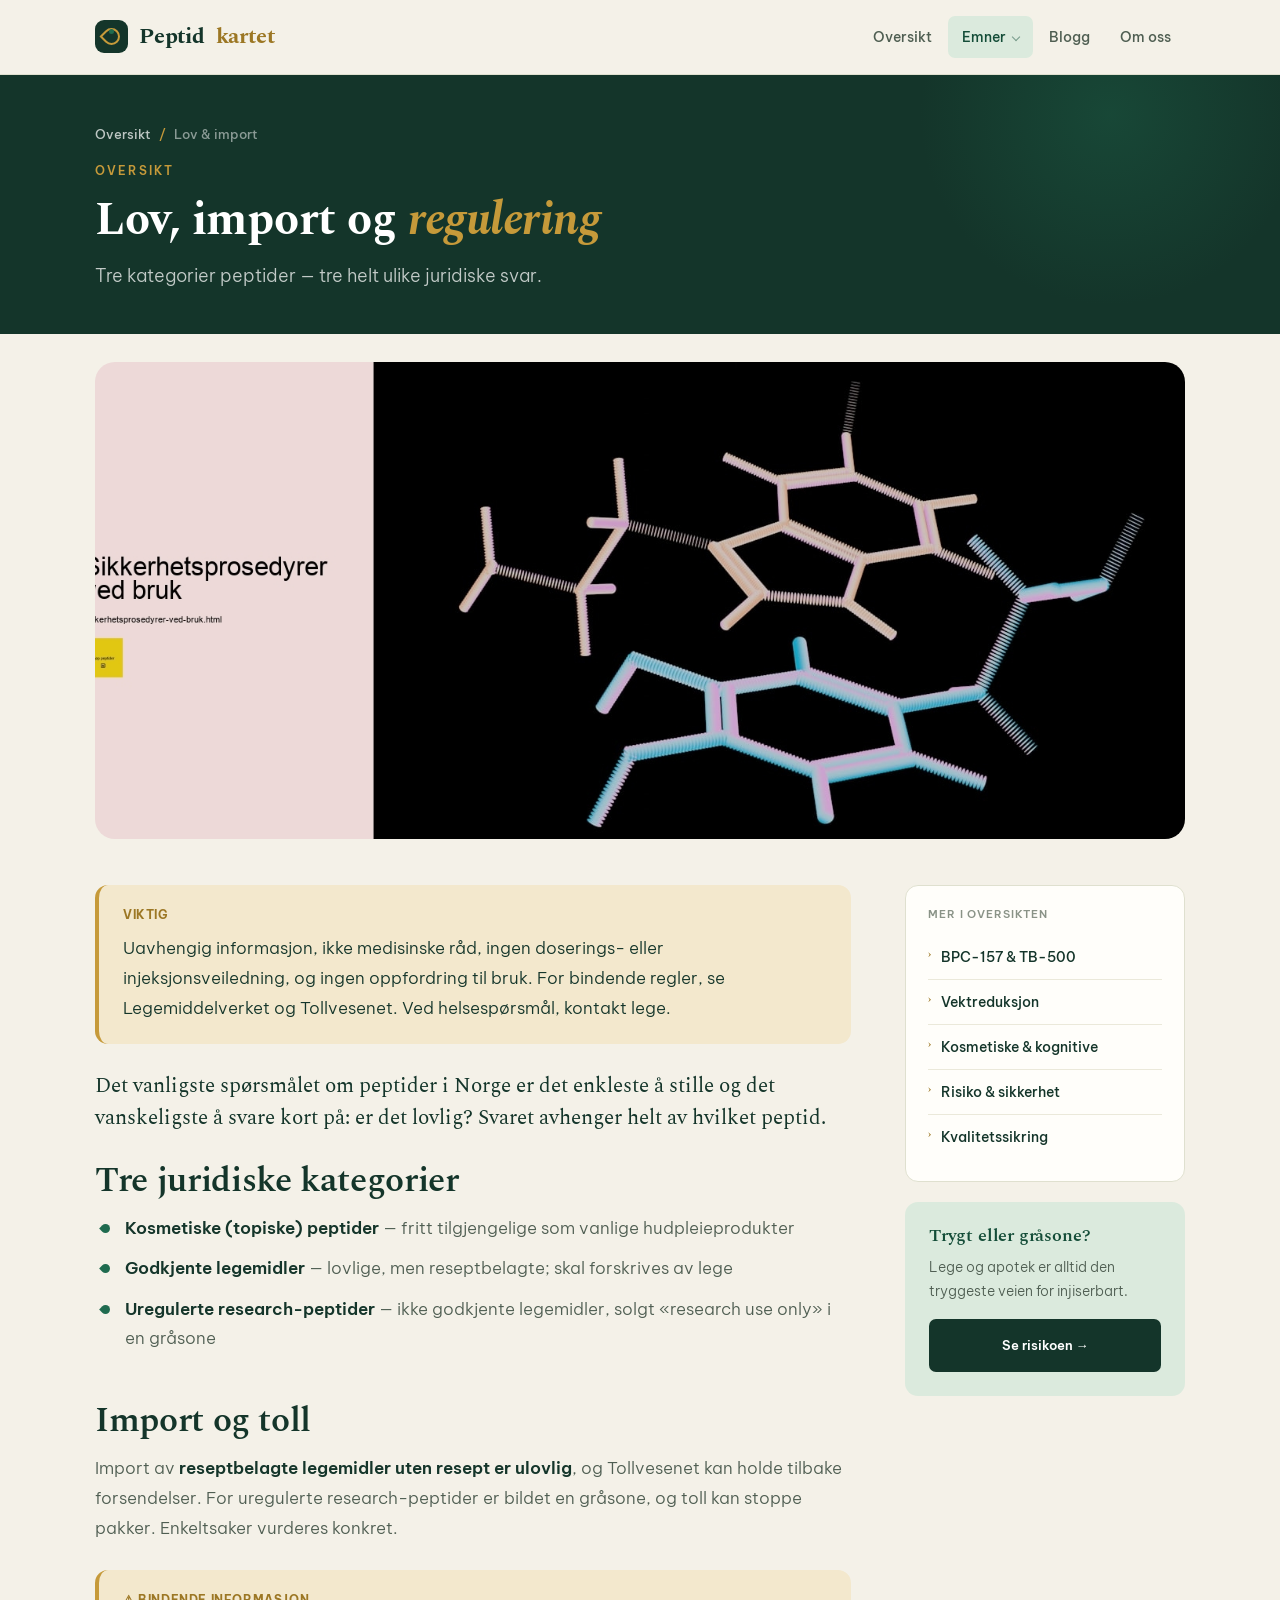
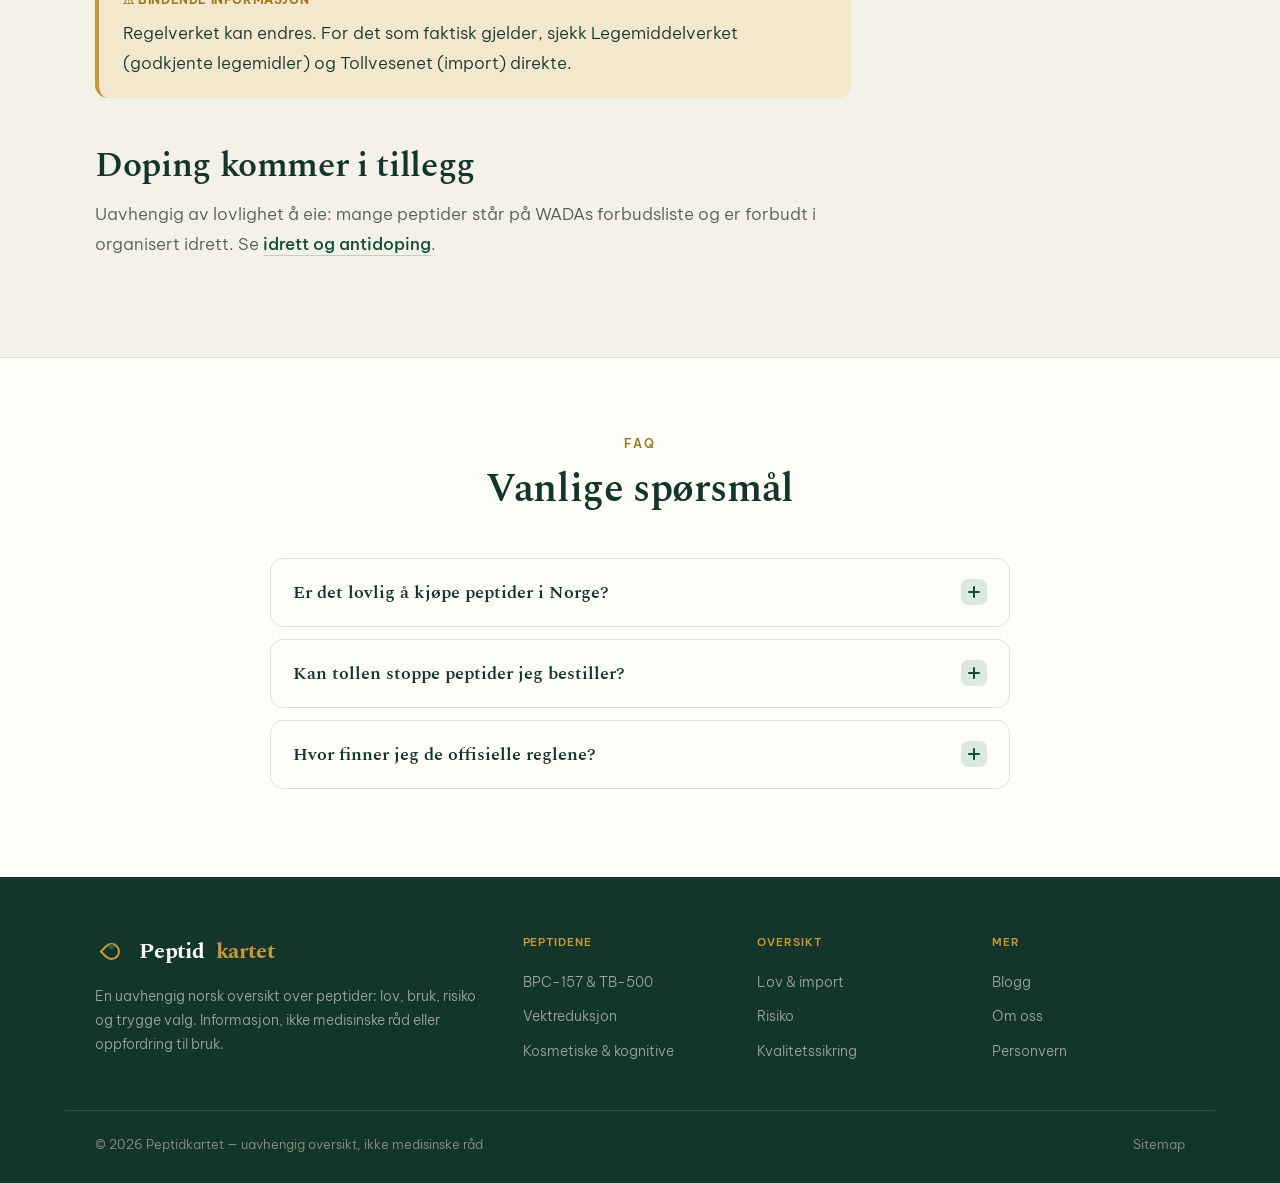
<file: peptider-lov-import.html>
<!DOCTYPE html>
<html lang="no"><head>
<meta charset="utf-8"><meta name="viewport" content="width=device-width, initial-scale=1.0">
<title>Peptider i Norge: Lov, Import og Regulering (2026)</title><meta name="title" content="Peptider i Norge: Lov, Import og Regulering (2026)"><meta name="description" content="Lov, import og regulering for peptider i Norge: de tre juridiske kategoriene, toll og import, og hvorfor dopingstatus kommer i tillegg.">
<meta name="robots" content="index, follow"><meta name="googlebot" content="index, follow, max-snippet:-1, max-image-preview:large, max-video-preview:-1">
<link rel="canonical" href="peptider-lov-import.html">
<link rel="icon" type="image/svg+xml" href="favicon.svg">
<link rel="icon" type="image/png" sizes="32x32" href="favicon-32.png">
<link rel="apple-touch-icon" href="favicon.png">
<link rel="preconnect" href="https://fonts.googleapis.com"><link rel="preconnect" href="https://fonts.gstatic.com" crossorigin>
<link rel="stylesheet" href="https://fonts.googleapis.com/css2?family=Spectral:ital,wght@0,400;0,500;0,600;0,700;1,400;1,500&family=Be+Vietnam+Pro:wght@300;400;500;600;700&display=swap">
<style>
/* ============================================
   PEPTIDER I NORGE — Site #17 (design #18)
   National overview. Deep forest-green + warm gold + cream.
   Spectral + Be Vietnam Pro.
   ============================================ */
:root{
  --bg:#f4f1e8;
  --bg-2:#e9e4d4;
  --surface:#fffefa;
  --ink:#14352a;
  --ink-2:#4f5e52;
  --ink-3:#8a9387;
  --line:#dfe0cf;
  --line-2:#ebe9da;
  --forest:#1f6b4f;
  --forest-dark:#144d38;
  --forest-soft:#dbeadd;
  --gold:#c69a3a;
  --gold-dark:#9c7724;
  --gold-soft:#f3e8cd;
  --clay:#b9683f;
  --red:#bf4234;
  --red-soft:#f6e0db;
  --green:#3f8a5c;
  --green-soft:#dfeede;
  --r-sm:7px;
  --r:13px;
  --r-lg:20px;
  --disp:'Spectral',Georgia,serif;
  --body:'Be Vietnam Pro',-apple-system,sans-serif;
  --maxw:1150px;
}
*{box-sizing:border-box;margin:0;padding:0}
html{scroll-behavior:smooth;-webkit-text-size-adjust:100%}
body{background:var(--bg);color:var(--ink);font-family:var(--body);font-size:17px;line-height:1.72;font-weight:300;-webkit-font-smoothing:antialiased}
::selection{background:var(--forest);color:#fff}
a{color:var(--forest-dark);text-decoration:none}
a:hover{color:var(--ink)}
h1,h2,h3,h4{font-family:var(--disp);font-weight:600;line-height:1.16;letter-spacing:-0.01em;color:var(--ink)}
img{max-width:100%;display:block}
.wrap{max-width:var(--maxw);margin:0 auto;padding:0 30px}
.eyebrow{font-family:var(--body);font-weight:600;font-size:12px;text-transform:uppercase;letter-spacing:.18em;color:var(--gold-dark)}

/* topbar */
.topbar{position:sticky;top:0;z-index:1000;background:rgba(244,241,232,.93);backdrop-filter:blur(10px);border-bottom:1px solid var(--line)}
.topbar-inner{max-width:var(--maxw);margin:0 auto;padding:0 30px;height:74px;display:flex;align-items:center;justify-content:space-between}
.brand{display:flex;align-items:center;gap:11px;font-family:var(--disp);font-weight:700;font-size:22px;letter-spacing:-0.01em;color:var(--ink)}
.brand .mk{width:33px;height:33px;border-radius:9px;background:var(--ink);position:relative;flex-shrink:0;display:flex;align-items:center;justify-content:center}
.brand .mk::before{content:'';width:13px;height:13px;border:2px solid var(--gold);border-radius:50% 50% 50% 0;transform:rotate(45deg)}
.brand .mk::after{content:'';position:absolute;top:9px;width:5px;height:5px;border-radius:50%;background:var(--forest)}
.brand b{color:var(--gold-dark)}
.nav{display:flex;align-items:center;gap:2px;list-style:none}
.nav>li{position:relative}
.nav>li>a{display:block;padding:9px 14px;font-family:var(--body);font-weight:500;font-size:14px;color:var(--ink-2);border-radius:var(--r-sm);transition:all .15s}
.nav>li>a:hover{color:var(--ink);background:var(--bg-2)}
.nav a.current{color:var(--forest-dark);background:var(--forest-soft)}
.has-menu>a::after{content:'';display:inline-block;width:5px;height:5px;margin-left:7px;border-right:1.5px solid currentColor;border-bottom:1.5px solid currentColor;transform:translateY(-2px) rotate(45deg);opacity:.5}
.menu{position:absolute;top:calc(100% + 8px);left:0;min-width:270px;background:var(--surface);border:1px solid var(--line);border-radius:var(--r);padding:8px;opacity:0;visibility:hidden;transform:translateY(-6px);transition:all .16s;box-shadow:0 18px 44px -16px rgba(20,53,42,.26)}
.has-menu:hover .menu,.has-menu:focus-within .menu{opacity:1;visibility:visible;transform:translateY(0)}
.menu a{display:flex;gap:11px;padding:10px 12px;font-size:14px;color:var(--ink-2);border-radius:var(--r-sm)}
.menu a:hover{background:var(--forest-soft);color:var(--forest-dark)}
.menu a .n{font-family:var(--disp);font-weight:700;font-size:14px;color:var(--gold-dark);min-width:16px}
.btn{display:inline-flex;align-items:center;gap:9px;font-family:var(--body);font-weight:600;font-size:14.5px;padding:13px 27px;border:2px solid transparent;cursor:pointer;transition:all .18s;border-radius:var(--r-sm)}
.btn-solid{background:var(--forest);color:#fff}
.btn-solid:hover{background:var(--forest-dark);color:#fff}
.btn-gold{background:var(--gold);color:#fff}
.btn-gold:hover{background:var(--gold-dark);color:#fff}
.btn-line{background:transparent;color:var(--ink);border-color:var(--line)}
.btn-line:hover{border-color:var(--forest);color:var(--forest-dark)}
.btn .arr{transition:transform .18s}.btn:hover .arr{transform:translateX(3px)}
.burger{display:none;width:44px;height:44px;border:1px solid var(--line);background:var(--surface);cursor:pointer;flex-direction:column;align-items:center;justify-content:center;gap:4px;border-radius:var(--r-sm)}
.burger span{width:18px;height:2px;background:var(--ink)}
.mnav{display:none}

/* hero */
.hero{background:var(--ink);color:#fff;position:relative;overflow:hidden}
.hero::before{content:'';position:absolute;top:-30%;right:-8%;width:540px;height:540px;border-radius:50%;background:radial-gradient(circle,rgba(31,107,79,.4),transparent 64%);pointer-events:none}
.hero::after{content:'';position:absolute;bottom:-40%;left:-6%;width:420px;height:420px;border-radius:50%;background:radial-gradient(circle,rgba(198,154,58,.18),transparent 64%);pointer-events:none}
.hero-grid{position:relative;max-width:var(--maxw);margin:0 auto;padding:62px 30px 58px;display:grid;grid-template-columns:1.1fr .9fr;gap:50px;align-items:center}
.hero .eyebrow{display:inline-flex;align-items:center;gap:9px;color:var(--gold);margin-bottom:20px}
.hero .eyebrow::before{content:'';width:24px;height:1.5px;background:var(--gold)}
.hero h1{font-size:clamp(40px,5.6vw,66px);font-weight:700;line-height:1.04;letter-spacing:-0.02em;color:#fff}
.hero h1 em{font-style:italic;color:var(--gold)}
.hero-lede{font-size:19px;line-height:1.6;color:rgba(255,255,255,.76);max-width:34em;margin:20px 0 30px;font-weight:300}
.hero-actions{display:flex;gap:13px;flex-wrap:wrap}
.hero-card{background:rgba(255,255,255,.05);border:1px solid rgba(255,255,255,.13);border-radius:var(--r-lg);overflow:hidden;backdrop-filter:blur(4px)}
.hero-card .hh{padding:15px 22px;border-bottom:1px solid rgba(255,255,255,.1);font-family:var(--disp);font-weight:600;font-size:15px;color:var(--gold);display:flex;align-items:center;gap:9px}
.hero-card .hr{display:flex;gap:12px;padding:13px 22px;border-bottom:1px solid rgba(255,255,255,.07);font-size:14px;color:rgba(255,255,255,.82);align-items:flex-start;font-weight:300}
.hero-card .hr:last-child{border-bottom:0}
.hero-card .hr .ic{color:var(--gold);flex-shrink:0}

/* ribbon */
.ribbon{background:var(--surface);border-bottom:1px solid var(--line)}
.ribbon-inner{max-width:var(--maxw);margin:0 auto;padding:0 30px;display:grid;grid-template-columns:repeat(4,1fr)}
.ribbon .r{padding:24px 22px;border-right:1px solid var(--line)}
.ribbon .r:last-child{border-right:0}
.ribbon .r .n{font-family:var(--disp);font-weight:700;font-size:23px;color:var(--ink);line-height:1}
.ribbon .r .n em{font-style:italic;color:var(--forest)}
.ribbon .r .l{font-size:12.5px;color:var(--ink-2);margin-top:7px}

/* disclaimer */
.disclaimer{max-width:var(--maxw);margin:28px auto 0;padding:0 30px}
.disclaimer-in{background:var(--gold-soft);border:1px solid #e6d5a6;border-radius:var(--r);padding:15px 22px;display:flex;gap:13px;align-items:flex-start;font-size:14.5px;color:var(--ink-2)}
.disclaimer-in .ic{font-size:17px;flex-shrink:0}
.disclaimer-in strong{color:var(--ink);font-family:var(--disp)}

/* pillar */
.pillar{padding:56px 0 80px}
.pillar-grid{max-width:var(--maxw);margin:0 auto;padding:0 30px;display:grid;grid-template-columns:250px 1fr;gap:54px;align-items:start}
.toc{position:sticky;top:90px;background:var(--surface);border:1px solid var(--line);border-radius:var(--r);padding:22px;max-height:calc(100vh - 120px);overflow-y:auto}
.toc h4{font-family:var(--body);font-weight:600;font-size:11px;text-transform:uppercase;letter-spacing:.12em;color:var(--ink-3);margin-bottom:14px}
.toc ol{list-style:none;counter-reset:t}
.toc li{counter-increment:t}
.toc a{display:flex;gap:10px;padding:6px 0;font-size:13px;color:var(--ink-2);line-height:1.38;border:0;border-top:1px solid var(--line-2)}
.toc li:first-child a{border-top:0}
.toc a::before{content:counter(t,decimal-leading-zero);font-family:var(--disp);font-weight:700;font-size:11px;color:var(--gold-dark);flex-shrink:0}
.toc a:hover{color:var(--forest-dark)}

.prose{max-width:760px}
.prose .lead{font-size:21px;line-height:1.56;color:var(--ink);margin-bottom:26px;font-family:var(--disp);font-weight:400}
.prose h2{font-size:clamp(26px,3vw,35px);font-weight:600;margin:48px 0 14px;letter-spacing:-0.01em;line-height:1.12}
.prose h2:first-of-type{margin-top:0}
.prose h3{font-size:21px;font-weight:600;margin:28px 0 10px;color:var(--ink);font-style:italic}
.prose p{color:var(--ink-2);margin-bottom:18px;font-size:17px;line-height:1.76;font-weight:300}
.prose a{color:var(--forest-dark);font-weight:500;border-bottom:1px solid #b8d6bf}
.prose a:hover{border-bottom-color:var(--forest-dark)}
.prose strong{color:var(--ink);font-weight:600}
.prose ul,.prose ol{margin:0 0 20px;padding-left:2px;list-style:none}
.prose li{position:relative;padding-left:28px;margin-bottom:11px;color:var(--ink-2);font-weight:300}
.prose ul li::before{content:'';position:absolute;left:4px;top:10px;width:9px;height:9px;border-radius:50% 50% 50% 0;background:var(--forest);transform:rotate(45deg)}
.prose ol{counter-reset:li}.prose ol li{counter-increment:li}
.prose ol li::before{content:counter(li);position:absolute;left:0;top:1px;width:21px;height:21px;border-radius:var(--r-sm);background:var(--forest-soft);color:var(--forest-dark);font-family:var(--disp);font-weight:700;font-size:11px;display:flex;align-items:center;justify-content:center}

.box{border-radius:var(--r);padding:20px 24px;margin:26px 0}
.box .h{font-family:var(--body);font-weight:700;font-size:12px;text-transform:uppercase;letter-spacing:.05em;margin-bottom:8px;display:flex;align-items:center;gap:8px}
.box.info{background:var(--forest-soft)}.box.info .h{color:var(--forest-dark)}.box.info p{color:var(--ink);margin:0}
.box.tip{background:var(--gold-soft)}.box.tip .h{color:var(--gold-dark)}.box.tip p{color:var(--ink);margin:0}
.box.warn{background:var(--gold-soft);border-left:4px solid var(--gold)}.box.warn .h{color:var(--gold-dark)}.box.warn p{color:var(--ink);margin:0}
.box.danger{background:var(--red-soft);border-left:4px solid var(--red)}.box.danger .h{color:var(--red)}.box.danger p{color:var(--ink);margin:0}
.box.good{background:var(--green-soft);border-left:4px solid var(--green)}.box.good .h{color:var(--green)}.box.good p{color:var(--ink);margin:0}

.figure{margin:30px 0}.figure img{border-radius:var(--r);width:100%}
.figure figcaption{margin-top:10px;font-size:13.5px;color:var(--ink-3);text-align:center;font-style:italic}

.tablewrap{overflow-x:auto;margin:28px 0;border:1px solid var(--line);border-radius:var(--r)}
.dtable{width:100%;border-collapse:collapse;font-size:14.5px;background:var(--surface)}
.dtable thead th{background:var(--ink);color:#fff;font-family:var(--body);font-weight:600;font-size:12px;text-transform:uppercase;letter-spacing:.04em;text-align:left;padding:13px 16px}
.dtable tbody td{padding:12px 16px;border-bottom:1px solid var(--line-2);color:var(--ink-2);vertical-align:middle;font-weight:300}
.dtable tbody tr:last-child td{border-bottom:0}
.dtable tbody tr:nth-child(even){background:var(--bg)}
.dtable .it{font-family:var(--disp);font-weight:600;color:var(--ink);font-size:16px}
.evtag{display:inline-block;font-family:var(--body);font-weight:700;font-size:10.5px;text-transform:uppercase;letter-spacing:.03em;padding:3px 8px;border-radius:4px}
.evtag.low{background:var(--red-soft);color:var(--red)}
.evtag.med{background:var(--gold-soft);color:var(--gold-dark)}
.evtag.high{background:var(--green-soft);color:var(--green)}

/* cat cards */
.cats{display:grid;grid-template-columns:repeat(3,1fr);gap:20px;margin:30px 0}
.cat{background:var(--surface);border:1px solid var(--line);border-radius:var(--r);padding:24px;transition:all .2s}
.cat:hover{transform:translateY(-3px);box-shadow:0 20px 42px -22px rgba(20,53,42,.26)}
.cat .ic{width:40px;height:40px;border-radius:10px;background:var(--forest-soft);display:flex;align-items:center;justify-content:center;font-family:var(--disp);font-weight:700;font-size:17px;color:var(--forest-dark);margin-bottom:14px}
.cat h4{font-family:var(--disp);font-size:20px;margin-bottom:7px}
.cat p{font-size:14px;color:var(--ink-2);margin:0;font-weight:300}

/* cards (blog) */
.cards{display:grid;grid-template-columns:repeat(3,1fr);gap:22px}
.card{background:var(--surface);border:1px solid var(--line);border-radius:var(--r);overflow:hidden;display:flex;flex-direction:column;transition:all .2s}
.card:hover{box-shadow:0 22px 46px -22px rgba(20,53,42,.3);transform:translateY(-3px)}
.card .ph{aspect-ratio:16/10;overflow:hidden}.card .ph img{width:100%;height:100%;object-fit:cover;transition:transform .5s}.card:hover .ph img{transform:scale(1.05)}
.card .bd{padding:22px;display:flex;flex-direction:column;flex:1}
.card .kick{font-family:var(--body);font-weight:600;font-size:11px;text-transform:uppercase;letter-spacing:.07em;color:var(--gold-dark);margin-bottom:9px}
.card h3{font-size:20px;margin-bottom:8px;line-height:1.24;font-weight:600}.card h3 a{color:var(--ink);border:0}.card h3 a:hover{color:var(--forest-dark)}
.card p{font-size:14px;color:var(--ink-2);margin-bottom:14px;flex:1;font-weight:300}
.card .go{font-family:var(--body);font-weight:600;font-size:13px;color:var(--forest-dark)}
.sec-head{max-width:640px;margin:0 auto 44px;text-align:center}
.sec-head .eyebrow{display:block;margin-bottom:12px}
.sec-head h2{font-size:clamp(28px,3.6vw,40px);font-weight:600}
.sec-head p{margin-top:12px;color:var(--ink-2);font-size:17px;font-weight:300}

/* faq */
.faq{background:var(--surface);border-top:1px solid var(--line);padding:76px 0}
.faq-wrap{max-width:800px;margin:0 auto;padding:0 30px}
.faq-list{margin-top:38px}
.faq-item{border:1px solid var(--line);border-radius:var(--r);margin-bottom:12px;overflow:hidden;transition:box-shadow .2s}
.faq-item.open{box-shadow:0 14px 34px -18px rgba(20,53,42,.22)}
.faq-q{width:100%;background:none;border:0;text-align:left;cursor:pointer;padding:20px 22px;display:flex;align-items:center;gap:16px;font-family:var(--disp);font-weight:600;font-size:18px;color:var(--ink)}
.faq-q .q{flex:1}
.faq-q .pm{width:26px;height:26px;border-radius:var(--r-sm);background:var(--forest-soft);color:var(--forest-dark);flex-shrink:0;position:relative}
.faq-q .pm::before,.faq-q .pm::after{content:'';position:absolute;background:currentColor;border-radius:2px}
.faq-q .pm::before{left:7px;right:7px;top:12px;height:2px}
.faq-q .pm::after{top:7px;bottom:7px;left:12px;width:2px;transition:transform .25s}
.faq-item.open .pm{background:var(--forest);color:#fff}
.faq-item.open .pm::after{transform:scaleY(0)}
.faq-a{max-height:0;overflow:hidden;transition:max-height .3s ease}
.faq-item.open .faq-a{max-height:520px}
.faq-a-in{padding:0 22px 22px 22px;color:var(--ink-2);font-size:16px;line-height:1.7;font-weight:300}

/* cta */
.cta{padding:42px 0 88px}
.cta-inner{max-width:var(--maxw);margin:0 auto;padding:54px 46px;background:var(--ink);border-radius:var(--r-lg);text-align:center;color:#fff;position:relative;overflow:hidden}
.cta-inner::before{content:'';position:absolute;top:-40%;right:-5%;width:340px;height:340px;border-radius:50%;background:radial-gradient(circle,rgba(31,107,79,.4),transparent 62%)}
.cta-inner h2{position:relative;color:#fff;font-size:clamp(27px,3.4vw,40px);margin-bottom:12px;font-weight:600}
.cta-inner p{position:relative;color:rgba(255,255,255,.78);font-size:18px;max-width:34em;margin:0 auto 26px;font-weight:300}
.cta-inner .btn{position:relative;background:var(--gold);color:#fff}
.cta-inner .btn:hover{background:#fff;color:var(--ink)}

/* footer */
footer{background:var(--ink);color:rgba(244,241,232,.6);padding:56px 0 28px}
.foot-grid{max-width:var(--maxw);margin:0 auto;padding:0 30px;display:grid;grid-template-columns:2fr 1fr 1fr 1fr;gap:42px}
.foot-brand .brand{color:#fff;margin-bottom:14px}.foot-brand .brand b{color:var(--gold)}
.foot-brand p{font-size:14px;max-width:30em;font-weight:300}
.foot-col h5{font-family:var(--body);font-weight:600;font-size:11px;text-transform:uppercase;letter-spacing:.08em;color:var(--gold);margin-bottom:14px}
.foot-col a{display:block;color:rgba(244,241,232,.6);font-size:14px;padding:5px 0;font-weight:300}
.foot-col a:hover{color:#fff}
.foot-bottom{max-width:var(--maxw);margin:42px auto 0;padding:22px 30px 0;border-top:1px solid rgba(244,241,232,.13);display:flex;justify-content:space-between;gap:16px;flex-wrap:wrap;font-size:13px;color:var(--ink-3);font-weight:300}
.foot-bottom a{color:var(--ink-3)}.foot-bottom a:hover{color:var(--gold)}

/* interior */
.pagehead{background:var(--ink);color:#fff;padding:48px 0 42px;position:relative;overflow:hidden}
.pagehead::before{content:'';position:absolute;top:-160px;right:-50px;width:440px;height:400px;border-radius:50%;background:radial-gradient(circle,rgba(31,107,79,.34),transparent 64%)}
.crumbs{position:relative;font-size:13px;color:rgba(255,255,255,.5);margin-bottom:16px;font-weight:500}
.crumbs a{color:rgba(255,255,255,.72)}.crumbs .sep{margin:0 8px;color:var(--gold)}
.pagehead .eyebrow{position:relative;display:block;margin-bottom:12px;color:var(--gold)}
.pagehead h1{position:relative;font-size:clamp(30px,4.2vw,46px);max-width:18em;color:#fff;font-weight:700}
.pagehead h1 em{font-style:italic;color:var(--gold)}
.pagehead .sub{position:relative;margin-top:14px;font-size:18px;color:rgba(255,255,255,.74);max-width:40em;font-weight:300}
.doc-hero{max-width:var(--maxw);margin:28px auto 0;padding:0 30px}
.doc-hero img{width:100%;border-radius:var(--r-lg);aspect-ratio:16/7;object-fit:cover}
.doc{padding:46px 0 80px}
.doc-grid{max-width:var(--maxw);margin:0 auto;padding:0 30px;display:grid;grid-template-columns:1fr 280px;gap:54px;align-items:start}
.side{position:sticky;top:90px;display:flex;flex-direction:column;gap:20px}
.side-card{background:var(--surface);border:1px solid var(--line);border-radius:var(--r);padding:22px}
.side-card h4{font-family:var(--body);font-weight:600;font-size:11px;text-transform:uppercase;letter-spacing:.08em;color:var(--ink-3);margin-bottom:14px}
.side-list{list-style:none}
.side-list a{display:flex;gap:10px;padding:10px 0;font-size:14px;color:var(--ink);border:0;border-top:1px solid var(--line-2);font-weight:500}
.side-list li:first-child a{border-top:0}.side-list a:hover{color:var(--forest-dark)}
.side-list a .n{font-family:var(--disp);font-weight:700;font-size:12px;color:var(--gold-dark);flex-shrink:0}
.side-cta{background:var(--forest-soft);border-radius:var(--r);padding:24px}
.side-cta h4{font-family:var(--disp);font-size:18px;color:var(--forest-dark);margin-bottom:8px}
.side-cta p{font-size:14px;color:var(--ink-2);margin-bottom:16px;font-weight:300}
.side-cta .btn{width:100%;justify-content:center;font-size:13px;background:var(--ink);color:#fff}

@media(max-width:980px){
  .hero-grid,.pillar-grid,.doc-grid{grid-template-columns:1fr;gap:38px}
  .toc,.side{position:static}.toc{max-height:none}
  .cats,.cards{grid-template-columns:1fr 1fr}
  .ribbon-inner{grid-template-columns:1fr 1fr}
}
@media(max-width:760px){
  .nav{display:none}.burger{display:flex}
  .cats,.cards{grid-template-columns:1fr}
  .ribbon-inner{grid-template-columns:1fr 1fr}
  .foot-grid{grid-template-columns:1fr 1fr}
  .cta-inner{padding:42px 24px}
  .mnav{position:fixed;inset:0;background:var(--bg);z-index:2000;padding:80px 26px 32px;overflow-y:auto;display:none}
  .mnav.open{display:block}
  .mnav a{display:block;font-family:var(--disp);font-weight:600;font-size:22px;padding:14px 0;border-bottom:1px solid var(--line);color:var(--ink)}
  .mnav-x{position:absolute;top:18px;right:24px;width:44px;height:44px;border:1px solid var(--ink);background:transparent;font-size:22px;cursor:pointer;border-radius:var(--r-sm);color:var(--ink)}
}

</style>
</head><body>
<header class="topbar"><div class="topbar-inner">
<a href="index.html" class="brand"><span class="mk"></span>Peptid<b>kartet</b></a>
<nav><ul class="nav">
<li><a href="index.html">Oversikt</a></li>
<li class="has-menu"><a href="peptider-lov-import.html" class="current">Emner</a><div class="menu"><a href="peptider-lov-import.html"><span class="n">›</span> Lov &amp; import</a>
<a href="bpc-157-tb-500-norge.html"><span class="n">›</span> BPC-157 &amp; TB-500</a>
<a href="vektreduksjon-peptider.html"><span class="n">›</span> Vektreduksjon</a>
<a href="kosmetiske-kognitive-peptider.html"><span class="n">›</span> Kosmetiske &amp; kognitive</a>
<a href="peptider-risiko-sikkerhet.html"><span class="n">›</span> Risiko &amp; sikkerhet</a>
<a href="kvalitetssikre-peptider.html"><span class="n">›</span> Kvalitetssikring</a>
</div></li>
<li><a href="blogg.html">Blogg</a></li>
<li><a href="om-oss.html">Om oss</a></li>
</ul></nav>
<button class="burger" onclick="toggleNav()" aria-label="Meny"><span></span><span></span><span></span></button>
</div></header>
<div class="mnav" id="mnav"><button class="mnav-x" onclick="toggleNav()">✕</button>
<a href="index.html">Oversikt</a><a href="peptider-lov-import.html">Lov &amp; import</a><a href="bpc-157-tb-500-norge.html">BPC-157 &amp; TB-500</a><a href="vektreduksjon-peptider.html">Vektreduksjon</a><a href="kosmetiske-kognitive-peptider.html">Kosmetiske &amp; kognitive</a><a href="peptider-risiko-sikkerhet.html">Risiko</a><a href="kvalitetssikre-peptider.html">Kvalitetssikring</a><a href="blogg.html">Blogg</a><a href="om-oss.html">Om oss</a></div>
<div class="pagehead"><div class="wrap"><div class="crumbs"><a href="index.html">Oversikt</a><span class="sep">/</span><span>Lov &amp; import</span></div>
<span class="eyebrow">Oversikt</span><h1>Lov, import og <em>regulering</em></h1><p class="sub">Tre kategorier peptider — tre helt ulike juridiske svar.</p></div></div>
<div class="doc-hero"><img src="img/sikkerhetsprosedyrer.jpg" alt="Lov, import og <em>regulering</em>" loading="lazy"></div>
<div class="doc"><div class="doc-grid">
<article class="prose">
<div class="box warn" style="margin:0 0 26px"><div class="h">Viktig</div><p>Uavhengig informasjon, ikke medisinske råd, ingen doserings- eller injeksjonsveiledning, og ingen oppfordring til bruk. For bindende regler, se Legemiddelverket og Tollvesenet. Ved helsespørsmål, kontakt lege.</p></div>
<p class="lead">Det vanligste spørsmålet om peptider i Norge er det enkleste å stille og det vanskeligste å svare kort på: er det lovlig? Svaret avhenger helt av hvilket peptid.</p>
<h2>Tre juridiske kategorier</h2>
<ul>
<li><strong>Kosmetiske (topiske) peptider</strong> — fritt tilgjengelige som vanlige hudpleieprodukter</li>
<li><strong>Godkjente legemidler</strong> — lovlige, men reseptbelagte; skal forskrives av lege</li>
<li><strong>Uregulerte research-peptider</strong> — ikke godkjente legemidler, solgt «research use only» i en gråsone</li>
</ul>
<h2>Import og toll</h2>
<p>Import av <strong>reseptbelagte legemidler uten resept er ulovlig</strong>, og Tollvesenet kan holde tilbake forsendelser. For uregulerte research-peptider er bildet en gråsone, og toll kan stoppe pakker. Enkeltsaker vurderes konkret.</p>
<div class="box warn"><div class="h">⚠ Bindende informasjon</div><p>Regelverket kan endres. For det som faktisk gjelder, sjekk Legemiddelverket (godkjente legemidler) og Tollvesenet (import) direkte.</p></div>
<h2>Doping kommer i tillegg</h2>
<p>Uavhengig av lovlighet å eie: mange peptider står på WADAs forbudsliste og er forbudt i organisert idrett. Se <a href="index.html#idrett">idrett og antidoping</a>.</p>
</article>
<aside class="side"><div class="side-card"><h4>Mer i oversikten</h4><ul class="side-list"><li><a href="bpc-157-tb-500-norge.html"><span class="n">›</span> BPC-157 & TB-500</a></li>
<li><a href="vektreduksjon-peptider.html"><span class="n">›</span> Vektreduksjon</a></li>
<li><a href="kosmetiske-kognitive-peptider.html"><span class="n">›</span> Kosmetiske & kognitive</a></li>
<li><a href="peptider-risiko-sikkerhet.html"><span class="n">›</span> Risiko & sikkerhet</a></li>
<li><a href="kvalitetssikre-peptider.html"><span class="n">›</span> Kvalitetssikring</a></li>
</ul></div>
<div class="side-cta"><h4>Trygt eller gråsone?</h4><p>Lege og apotek er alltid den tryggeste veien for injiserbart.</p><a href="peptider-risiko-sikkerhet.html" class="btn">Se risikoen →</a></div></aside>
</div></div>
<section class="faq"><div class="faq-wrap"><div class="sec-head"><span class="eyebrow">FAQ</span><h2>Vanlige spørsmål</h2></div>
<div class="faq-list"><div class="faq-item"><button class="faq-q"><span class="q">Er det lovlig å kjøpe peptider i Norge?</span><span class="pm"></span></button><div class="faq-a"><div class="faq-a-in">Det avhenger av peptidet. Kosmetiske topiske peptider er fritt tilgjengelige. Godkjente legemidler krever resept. Uregulerte research-peptider selges i en gråsone og kan stoppes i tollen.</div></div></div>
<div class="faq-item"><button class="faq-q"><span class="q">Kan tollen stoppe peptider jeg bestiller?</span><span class="pm"></span></button><div class="faq-a"><div class="faq-a-in">Ja. Reseptbelagte legemidler uten resept er ulovlig å innføre, og Tollvesenet kan holde tilbake forsendelser. Også uregulerte research-peptider kan stoppes.</div></div></div>
<div class="faq-item"><button class="faq-q"><span class="q">Hvor finner jeg de offisielle reglene?</span><span class="pm"></span></button><div class="faq-a"><div class="faq-a-in">Legemiddelverket for hva som er godkjent legemiddel, og Tollvesenet for importregler. Regelverket kan endres, så sjekk direkte.</div></div></div>
</div></div></section>
<footer><div class="foot-grid">
<div class="foot-brand"><a href="index.html" class="brand"><span class="mk"></span>Peptid<b>kartet</b></a><p>En uavhengig norsk oversikt over peptider: lov, bruk, risiko og trygge valg. Informasjon, ikke medisinske råd eller oppfordring til bruk.</p></div>
<div class="foot-col"><h5>Peptidene</h5><a href="bpc-157-tb-500-norge.html">BPC-157 &amp; TB-500</a><a href="vektreduksjon-peptider.html">Vektreduksjon</a><a href="kosmetiske-kognitive-peptider.html">Kosmetiske &amp; kognitive</a></div>
<div class="foot-col"><h5>Oversikt</h5><a href="peptider-lov-import.html">Lov &amp; import</a><a href="peptider-risiko-sikkerhet.html">Risiko</a><a href="kvalitetssikre-peptider.html">Kvalitetssikring</a></div>
<div class="foot-col"><h5>Mer</h5><a href="blogg.html">Blogg</a><a href="om-oss.html">Om oss</a><a href="personvern.html">Personvern</a></div>
</div><div class="foot-bottom"><span>© 2026 Peptidkartet — uavhengig oversikt, ikke medisinske råd</span><a href="sitemap.html">Sitemap</a></div></footer>
<script>
function toggleNav(){var n=document.getElementById('mnav');n.classList.toggle('open');document.body.style.overflow=n.classList.contains('open')?'hidden':'';}
document.querySelectorAll('.faq-q').forEach(function(b){b.addEventListener('click',function(){var it=this.closest('.faq-item');var o=it.classList.contains('open');document.querySelectorAll('.faq-item').forEach(function(i){i.classList.remove('open');});if(!o)it.classList.add('open');});});
</script>
</body></html>
</file>
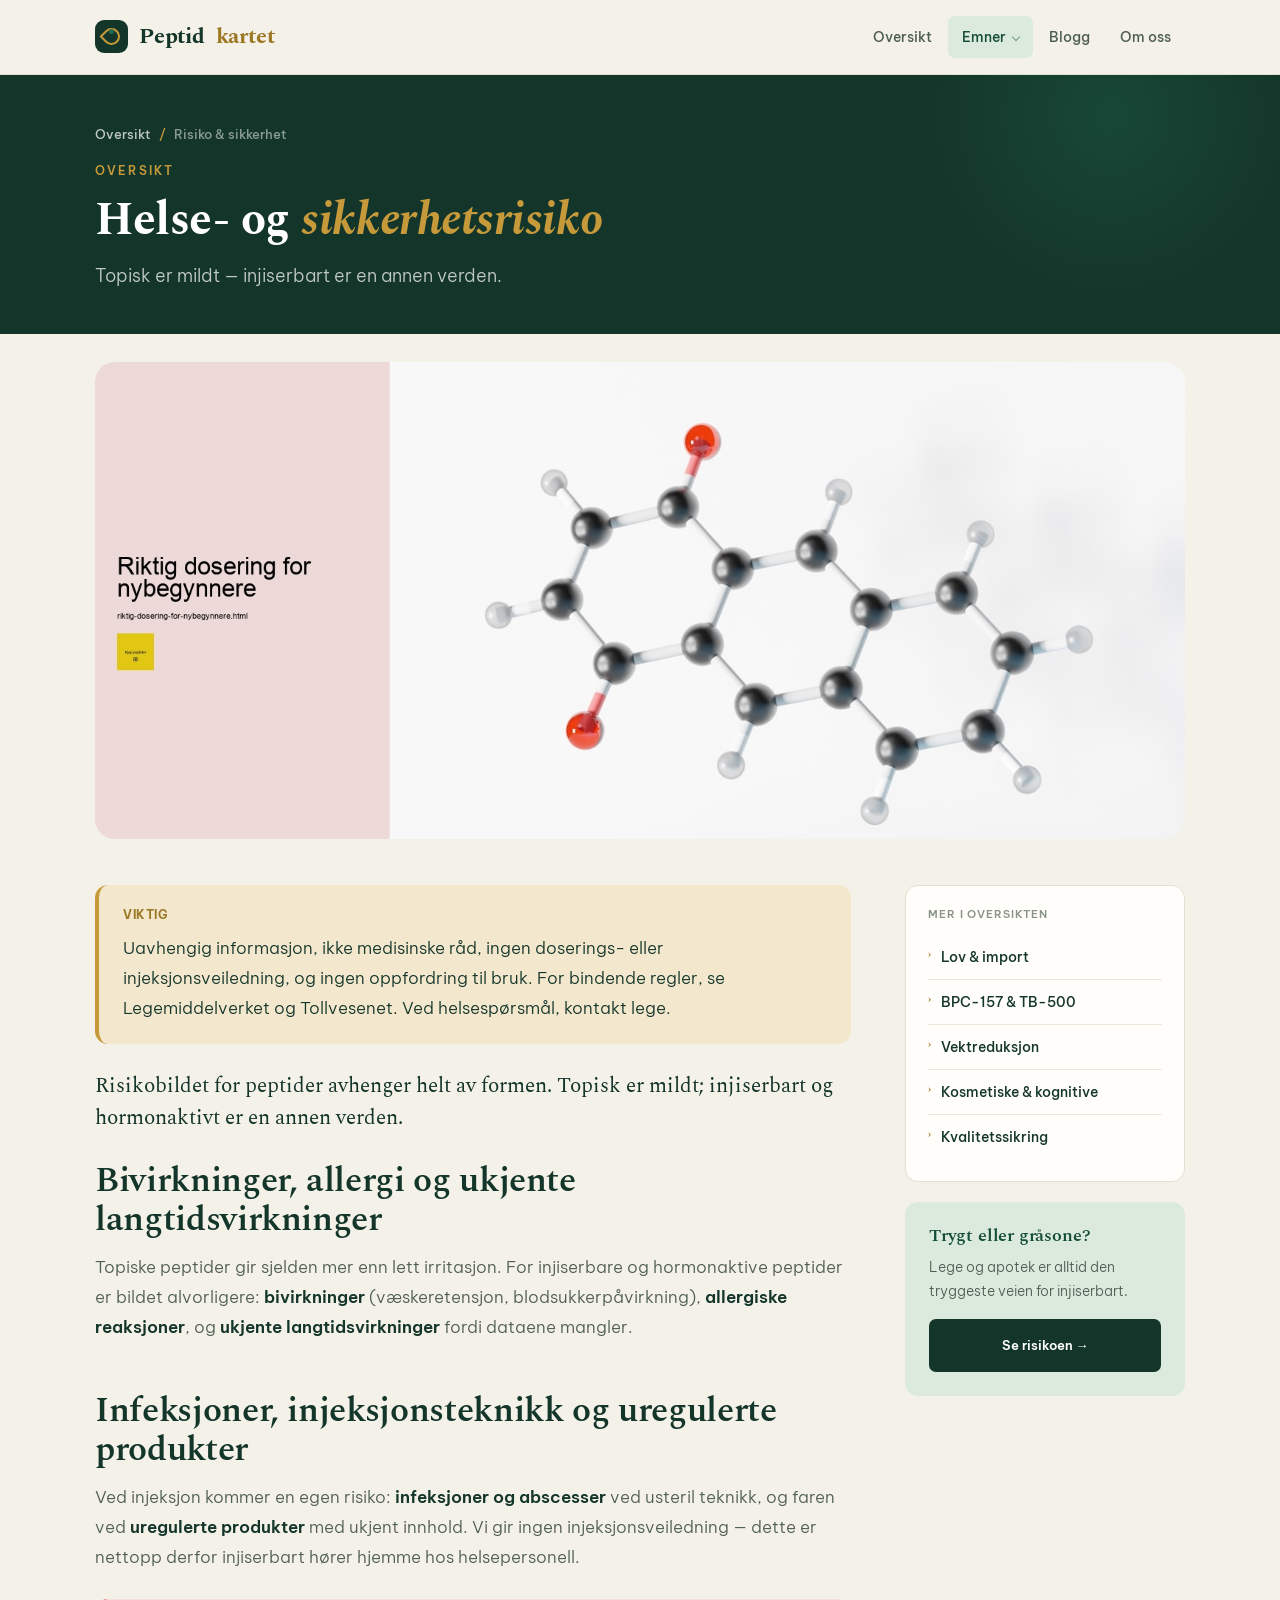
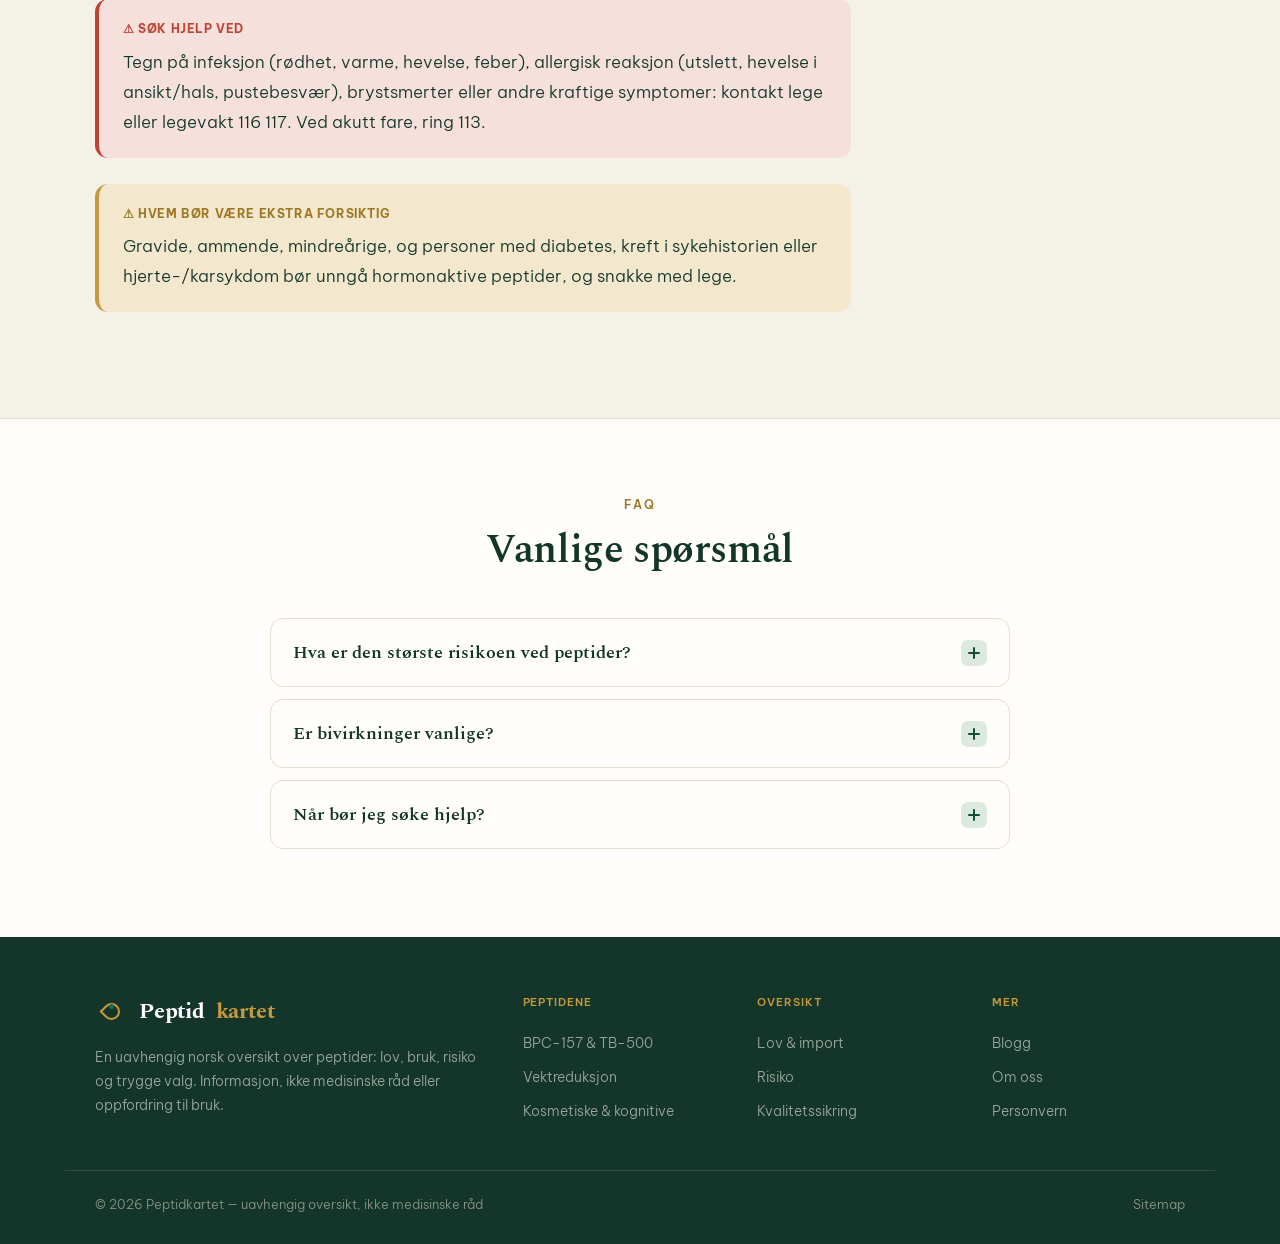
<file: peptider-risiko-sikkerhet.html>
<!DOCTYPE html>
<html lang="no"><head>
<meta charset="utf-8"><meta name="viewport" content="width=device-width, initial-scale=1.0">
<title>Helse- og Sikkerhetsrisiko ved Peptider (2026)</title><meta name="title" content="Helse- og Sikkerhetsrisiko ved Peptider (2026)"><meta name="description" content="Helse- og sikkerhetsrisiko ved peptider: bivirkninger, allergi og ukjente langtidsvirkninger, pluss infeksjon og fare ved uregulerte injiserbare produkter.">
<meta name="robots" content="index, follow"><meta name="googlebot" content="index, follow, max-snippet:-1, max-image-preview:large, max-video-preview:-1">
<link rel="canonical" href="peptider-risiko-sikkerhet.html">
<link rel="icon" type="image/svg+xml" href="favicon.svg">
<link rel="icon" type="image/png" sizes="32x32" href="favicon-32.png">
<link rel="apple-touch-icon" href="favicon.png">
<link rel="preconnect" href="https://fonts.googleapis.com"><link rel="preconnect" href="https://fonts.gstatic.com" crossorigin>
<link rel="stylesheet" href="https://fonts.googleapis.com/css2?family=Spectral:ital,wght@0,400;0,500;0,600;0,700;1,400;1,500&family=Be+Vietnam+Pro:wght@300;400;500;600;700&display=swap">
<style>
/* ============================================
   PEPTIDER I NORGE — Site #17 (design #18)
   National overview. Deep forest-green + warm gold + cream.
   Spectral + Be Vietnam Pro.
   ============================================ */
:root{
  --bg:#f4f1e8;
  --bg-2:#e9e4d4;
  --surface:#fffefa;
  --ink:#14352a;
  --ink-2:#4f5e52;
  --ink-3:#8a9387;
  --line:#dfe0cf;
  --line-2:#ebe9da;
  --forest:#1f6b4f;
  --forest-dark:#144d38;
  --forest-soft:#dbeadd;
  --gold:#c69a3a;
  --gold-dark:#9c7724;
  --gold-soft:#f3e8cd;
  --clay:#b9683f;
  --red:#bf4234;
  --red-soft:#f6e0db;
  --green:#3f8a5c;
  --green-soft:#dfeede;
  --r-sm:7px;
  --r:13px;
  --r-lg:20px;
  --disp:'Spectral',Georgia,serif;
  --body:'Be Vietnam Pro',-apple-system,sans-serif;
  --maxw:1150px;
}
*{box-sizing:border-box;margin:0;padding:0}
html{scroll-behavior:smooth;-webkit-text-size-adjust:100%}
body{background:var(--bg);color:var(--ink);font-family:var(--body);font-size:17px;line-height:1.72;font-weight:300;-webkit-font-smoothing:antialiased}
::selection{background:var(--forest);color:#fff}
a{color:var(--forest-dark);text-decoration:none}
a:hover{color:var(--ink)}
h1,h2,h3,h4{font-family:var(--disp);font-weight:600;line-height:1.16;letter-spacing:-0.01em;color:var(--ink)}
img{max-width:100%;display:block}
.wrap{max-width:var(--maxw);margin:0 auto;padding:0 30px}
.eyebrow{font-family:var(--body);font-weight:600;font-size:12px;text-transform:uppercase;letter-spacing:.18em;color:var(--gold-dark)}

/* topbar */
.topbar{position:sticky;top:0;z-index:1000;background:rgba(244,241,232,.93);backdrop-filter:blur(10px);border-bottom:1px solid var(--line)}
.topbar-inner{max-width:var(--maxw);margin:0 auto;padding:0 30px;height:74px;display:flex;align-items:center;justify-content:space-between}
.brand{display:flex;align-items:center;gap:11px;font-family:var(--disp);font-weight:700;font-size:22px;letter-spacing:-0.01em;color:var(--ink)}
.brand .mk{width:33px;height:33px;border-radius:9px;background:var(--ink);position:relative;flex-shrink:0;display:flex;align-items:center;justify-content:center}
.brand .mk::before{content:'';width:13px;height:13px;border:2px solid var(--gold);border-radius:50% 50% 50% 0;transform:rotate(45deg)}
.brand .mk::after{content:'';position:absolute;top:9px;width:5px;height:5px;border-radius:50%;background:var(--forest)}
.brand b{color:var(--gold-dark)}
.nav{display:flex;align-items:center;gap:2px;list-style:none}
.nav>li{position:relative}
.nav>li>a{display:block;padding:9px 14px;font-family:var(--body);font-weight:500;font-size:14px;color:var(--ink-2);border-radius:var(--r-sm);transition:all .15s}
.nav>li>a:hover{color:var(--ink);background:var(--bg-2)}
.nav a.current{color:var(--forest-dark);background:var(--forest-soft)}
.has-menu>a::after{content:'';display:inline-block;width:5px;height:5px;margin-left:7px;border-right:1.5px solid currentColor;border-bottom:1.5px solid currentColor;transform:translateY(-2px) rotate(45deg);opacity:.5}
.menu{position:absolute;top:calc(100% + 8px);left:0;min-width:270px;background:var(--surface);border:1px solid var(--line);border-radius:var(--r);padding:8px;opacity:0;visibility:hidden;transform:translateY(-6px);transition:all .16s;box-shadow:0 18px 44px -16px rgba(20,53,42,.26)}
.has-menu:hover .menu,.has-menu:focus-within .menu{opacity:1;visibility:visible;transform:translateY(0)}
.menu a{display:flex;gap:11px;padding:10px 12px;font-size:14px;color:var(--ink-2);border-radius:var(--r-sm)}
.menu a:hover{background:var(--forest-soft);color:var(--forest-dark)}
.menu a .n{font-family:var(--disp);font-weight:700;font-size:14px;color:var(--gold-dark);min-width:16px}
.btn{display:inline-flex;align-items:center;gap:9px;font-family:var(--body);font-weight:600;font-size:14.5px;padding:13px 27px;border:2px solid transparent;cursor:pointer;transition:all .18s;border-radius:var(--r-sm)}
.btn-solid{background:var(--forest);color:#fff}
.btn-solid:hover{background:var(--forest-dark);color:#fff}
.btn-gold{background:var(--gold);color:#fff}
.btn-gold:hover{background:var(--gold-dark);color:#fff}
.btn-line{background:transparent;color:var(--ink);border-color:var(--line)}
.btn-line:hover{border-color:var(--forest);color:var(--forest-dark)}
.btn .arr{transition:transform .18s}.btn:hover .arr{transform:translateX(3px)}
.burger{display:none;width:44px;height:44px;border:1px solid var(--line);background:var(--surface);cursor:pointer;flex-direction:column;align-items:center;justify-content:center;gap:4px;border-radius:var(--r-sm)}
.burger span{width:18px;height:2px;background:var(--ink)}
.mnav{display:none}

/* hero */
.hero{background:var(--ink);color:#fff;position:relative;overflow:hidden}
.hero::before{content:'';position:absolute;top:-30%;right:-8%;width:540px;height:540px;border-radius:50%;background:radial-gradient(circle,rgba(31,107,79,.4),transparent 64%);pointer-events:none}
.hero::after{content:'';position:absolute;bottom:-40%;left:-6%;width:420px;height:420px;border-radius:50%;background:radial-gradient(circle,rgba(198,154,58,.18),transparent 64%);pointer-events:none}
.hero-grid{position:relative;max-width:var(--maxw);margin:0 auto;padding:62px 30px 58px;display:grid;grid-template-columns:1.1fr .9fr;gap:50px;align-items:center}
.hero .eyebrow{display:inline-flex;align-items:center;gap:9px;color:var(--gold);margin-bottom:20px}
.hero .eyebrow::before{content:'';width:24px;height:1.5px;background:var(--gold)}
.hero h1{font-size:clamp(40px,5.6vw,66px);font-weight:700;line-height:1.04;letter-spacing:-0.02em;color:#fff}
.hero h1 em{font-style:italic;color:var(--gold)}
.hero-lede{font-size:19px;line-height:1.6;color:rgba(255,255,255,.76);max-width:34em;margin:20px 0 30px;font-weight:300}
.hero-actions{display:flex;gap:13px;flex-wrap:wrap}
.hero-card{background:rgba(255,255,255,.05);border:1px solid rgba(255,255,255,.13);border-radius:var(--r-lg);overflow:hidden;backdrop-filter:blur(4px)}
.hero-card .hh{padding:15px 22px;border-bottom:1px solid rgba(255,255,255,.1);font-family:var(--disp);font-weight:600;font-size:15px;color:var(--gold);display:flex;align-items:center;gap:9px}
.hero-card .hr{display:flex;gap:12px;padding:13px 22px;border-bottom:1px solid rgba(255,255,255,.07);font-size:14px;color:rgba(255,255,255,.82);align-items:flex-start;font-weight:300}
.hero-card .hr:last-child{border-bottom:0}
.hero-card .hr .ic{color:var(--gold);flex-shrink:0}

/* ribbon */
.ribbon{background:var(--surface);border-bottom:1px solid var(--line)}
.ribbon-inner{max-width:var(--maxw);margin:0 auto;padding:0 30px;display:grid;grid-template-columns:repeat(4,1fr)}
.ribbon .r{padding:24px 22px;border-right:1px solid var(--line)}
.ribbon .r:last-child{border-right:0}
.ribbon .r .n{font-family:var(--disp);font-weight:700;font-size:23px;color:var(--ink);line-height:1}
.ribbon .r .n em{font-style:italic;color:var(--forest)}
.ribbon .r .l{font-size:12.5px;color:var(--ink-2);margin-top:7px}

/* disclaimer */
.disclaimer{max-width:var(--maxw);margin:28px auto 0;padding:0 30px}
.disclaimer-in{background:var(--gold-soft);border:1px solid #e6d5a6;border-radius:var(--r);padding:15px 22px;display:flex;gap:13px;align-items:flex-start;font-size:14.5px;color:var(--ink-2)}
.disclaimer-in .ic{font-size:17px;flex-shrink:0}
.disclaimer-in strong{color:var(--ink);font-family:var(--disp)}

/* pillar */
.pillar{padding:56px 0 80px}
.pillar-grid{max-width:var(--maxw);margin:0 auto;padding:0 30px;display:grid;grid-template-columns:250px 1fr;gap:54px;align-items:start}
.toc{position:sticky;top:90px;background:var(--surface);border:1px solid var(--line);border-radius:var(--r);padding:22px;max-height:calc(100vh - 120px);overflow-y:auto}
.toc h4{font-family:var(--body);font-weight:600;font-size:11px;text-transform:uppercase;letter-spacing:.12em;color:var(--ink-3);margin-bottom:14px}
.toc ol{list-style:none;counter-reset:t}
.toc li{counter-increment:t}
.toc a{display:flex;gap:10px;padding:6px 0;font-size:13px;color:var(--ink-2);line-height:1.38;border:0;border-top:1px solid var(--line-2)}
.toc li:first-child a{border-top:0}
.toc a::before{content:counter(t,decimal-leading-zero);font-family:var(--disp);font-weight:700;font-size:11px;color:var(--gold-dark);flex-shrink:0}
.toc a:hover{color:var(--forest-dark)}

.prose{max-width:760px}
.prose .lead{font-size:21px;line-height:1.56;color:var(--ink);margin-bottom:26px;font-family:var(--disp);font-weight:400}
.prose h2{font-size:clamp(26px,3vw,35px);font-weight:600;margin:48px 0 14px;letter-spacing:-0.01em;line-height:1.12}
.prose h2:first-of-type{margin-top:0}
.prose h3{font-size:21px;font-weight:600;margin:28px 0 10px;color:var(--ink);font-style:italic}
.prose p{color:var(--ink-2);margin-bottom:18px;font-size:17px;line-height:1.76;font-weight:300}
.prose a{color:var(--forest-dark);font-weight:500;border-bottom:1px solid #b8d6bf}
.prose a:hover{border-bottom-color:var(--forest-dark)}
.prose strong{color:var(--ink);font-weight:600}
.prose ul,.prose ol{margin:0 0 20px;padding-left:2px;list-style:none}
.prose li{position:relative;padding-left:28px;margin-bottom:11px;color:var(--ink-2);font-weight:300}
.prose ul li::before{content:'';position:absolute;left:4px;top:10px;width:9px;height:9px;border-radius:50% 50% 50% 0;background:var(--forest);transform:rotate(45deg)}
.prose ol{counter-reset:li}.prose ol li{counter-increment:li}
.prose ol li::before{content:counter(li);position:absolute;left:0;top:1px;width:21px;height:21px;border-radius:var(--r-sm);background:var(--forest-soft);color:var(--forest-dark);font-family:var(--disp);font-weight:700;font-size:11px;display:flex;align-items:center;justify-content:center}

.box{border-radius:var(--r);padding:20px 24px;margin:26px 0}
.box .h{font-family:var(--body);font-weight:700;font-size:12px;text-transform:uppercase;letter-spacing:.05em;margin-bottom:8px;display:flex;align-items:center;gap:8px}
.box.info{background:var(--forest-soft)}.box.info .h{color:var(--forest-dark)}.box.info p{color:var(--ink);margin:0}
.box.tip{background:var(--gold-soft)}.box.tip .h{color:var(--gold-dark)}.box.tip p{color:var(--ink);margin:0}
.box.warn{background:var(--gold-soft);border-left:4px solid var(--gold)}.box.warn .h{color:var(--gold-dark)}.box.warn p{color:var(--ink);margin:0}
.box.danger{background:var(--red-soft);border-left:4px solid var(--red)}.box.danger .h{color:var(--red)}.box.danger p{color:var(--ink);margin:0}
.box.good{background:var(--green-soft);border-left:4px solid var(--green)}.box.good .h{color:var(--green)}.box.good p{color:var(--ink);margin:0}

.figure{margin:30px 0}.figure img{border-radius:var(--r);width:100%}
.figure figcaption{margin-top:10px;font-size:13.5px;color:var(--ink-3);text-align:center;font-style:italic}

.tablewrap{overflow-x:auto;margin:28px 0;border:1px solid var(--line);border-radius:var(--r)}
.dtable{width:100%;border-collapse:collapse;font-size:14.5px;background:var(--surface)}
.dtable thead th{background:var(--ink);color:#fff;font-family:var(--body);font-weight:600;font-size:12px;text-transform:uppercase;letter-spacing:.04em;text-align:left;padding:13px 16px}
.dtable tbody td{padding:12px 16px;border-bottom:1px solid var(--line-2);color:var(--ink-2);vertical-align:middle;font-weight:300}
.dtable tbody tr:last-child td{border-bottom:0}
.dtable tbody tr:nth-child(even){background:var(--bg)}
.dtable .it{font-family:var(--disp);font-weight:600;color:var(--ink);font-size:16px}
.evtag{display:inline-block;font-family:var(--body);font-weight:700;font-size:10.5px;text-transform:uppercase;letter-spacing:.03em;padding:3px 8px;border-radius:4px}
.evtag.low{background:var(--red-soft);color:var(--red)}
.evtag.med{background:var(--gold-soft);color:var(--gold-dark)}
.evtag.high{background:var(--green-soft);color:var(--green)}

/* cat cards */
.cats{display:grid;grid-template-columns:repeat(3,1fr);gap:20px;margin:30px 0}
.cat{background:var(--surface);border:1px solid var(--line);border-radius:var(--r);padding:24px;transition:all .2s}
.cat:hover{transform:translateY(-3px);box-shadow:0 20px 42px -22px rgba(20,53,42,.26)}
.cat .ic{width:40px;height:40px;border-radius:10px;background:var(--forest-soft);display:flex;align-items:center;justify-content:center;font-family:var(--disp);font-weight:700;font-size:17px;color:var(--forest-dark);margin-bottom:14px}
.cat h4{font-family:var(--disp);font-size:20px;margin-bottom:7px}
.cat p{font-size:14px;color:var(--ink-2);margin:0;font-weight:300}

/* cards (blog) */
.cards{display:grid;grid-template-columns:repeat(3,1fr);gap:22px}
.card{background:var(--surface);border:1px solid var(--line);border-radius:var(--r);overflow:hidden;display:flex;flex-direction:column;transition:all .2s}
.card:hover{box-shadow:0 22px 46px -22px rgba(20,53,42,.3);transform:translateY(-3px)}
.card .ph{aspect-ratio:16/10;overflow:hidden}.card .ph img{width:100%;height:100%;object-fit:cover;transition:transform .5s}.card:hover .ph img{transform:scale(1.05)}
.card .bd{padding:22px;display:flex;flex-direction:column;flex:1}
.card .kick{font-family:var(--body);font-weight:600;font-size:11px;text-transform:uppercase;letter-spacing:.07em;color:var(--gold-dark);margin-bottom:9px}
.card h3{font-size:20px;margin-bottom:8px;line-height:1.24;font-weight:600}.card h3 a{color:var(--ink);border:0}.card h3 a:hover{color:var(--forest-dark)}
.card p{font-size:14px;color:var(--ink-2);margin-bottom:14px;flex:1;font-weight:300}
.card .go{font-family:var(--body);font-weight:600;font-size:13px;color:var(--forest-dark)}
.sec-head{max-width:640px;margin:0 auto 44px;text-align:center}
.sec-head .eyebrow{display:block;margin-bottom:12px}
.sec-head h2{font-size:clamp(28px,3.6vw,40px);font-weight:600}
.sec-head p{margin-top:12px;color:var(--ink-2);font-size:17px;font-weight:300}

/* faq */
.faq{background:var(--surface);border-top:1px solid var(--line);padding:76px 0}
.faq-wrap{max-width:800px;margin:0 auto;padding:0 30px}
.faq-list{margin-top:38px}
.faq-item{border:1px solid var(--line);border-radius:var(--r);margin-bottom:12px;overflow:hidden;transition:box-shadow .2s}
.faq-item.open{box-shadow:0 14px 34px -18px rgba(20,53,42,.22)}
.faq-q{width:100%;background:none;border:0;text-align:left;cursor:pointer;padding:20px 22px;display:flex;align-items:center;gap:16px;font-family:var(--disp);font-weight:600;font-size:18px;color:var(--ink)}
.faq-q .q{flex:1}
.faq-q .pm{width:26px;height:26px;border-radius:var(--r-sm);background:var(--forest-soft);color:var(--forest-dark);flex-shrink:0;position:relative}
.faq-q .pm::before,.faq-q .pm::after{content:'';position:absolute;background:currentColor;border-radius:2px}
.faq-q .pm::before{left:7px;right:7px;top:12px;height:2px}
.faq-q .pm::after{top:7px;bottom:7px;left:12px;width:2px;transition:transform .25s}
.faq-item.open .pm{background:var(--forest);color:#fff}
.faq-item.open .pm::after{transform:scaleY(0)}
.faq-a{max-height:0;overflow:hidden;transition:max-height .3s ease}
.faq-item.open .faq-a{max-height:520px}
.faq-a-in{padding:0 22px 22px 22px;color:var(--ink-2);font-size:16px;line-height:1.7;font-weight:300}

/* cta */
.cta{padding:42px 0 88px}
.cta-inner{max-width:var(--maxw);margin:0 auto;padding:54px 46px;background:var(--ink);border-radius:var(--r-lg);text-align:center;color:#fff;position:relative;overflow:hidden}
.cta-inner::before{content:'';position:absolute;top:-40%;right:-5%;width:340px;height:340px;border-radius:50%;background:radial-gradient(circle,rgba(31,107,79,.4),transparent 62%)}
.cta-inner h2{position:relative;color:#fff;font-size:clamp(27px,3.4vw,40px);margin-bottom:12px;font-weight:600}
.cta-inner p{position:relative;color:rgba(255,255,255,.78);font-size:18px;max-width:34em;margin:0 auto 26px;font-weight:300}
.cta-inner .btn{position:relative;background:var(--gold);color:#fff}
.cta-inner .btn:hover{background:#fff;color:var(--ink)}

/* footer */
footer{background:var(--ink);color:rgba(244,241,232,.6);padding:56px 0 28px}
.foot-grid{max-width:var(--maxw);margin:0 auto;padding:0 30px;display:grid;grid-template-columns:2fr 1fr 1fr 1fr;gap:42px}
.foot-brand .brand{color:#fff;margin-bottom:14px}.foot-brand .brand b{color:var(--gold)}
.foot-brand p{font-size:14px;max-width:30em;font-weight:300}
.foot-col h5{font-family:var(--body);font-weight:600;font-size:11px;text-transform:uppercase;letter-spacing:.08em;color:var(--gold);margin-bottom:14px}
.foot-col a{display:block;color:rgba(244,241,232,.6);font-size:14px;padding:5px 0;font-weight:300}
.foot-col a:hover{color:#fff}
.foot-bottom{max-width:var(--maxw);margin:42px auto 0;padding:22px 30px 0;border-top:1px solid rgba(244,241,232,.13);display:flex;justify-content:space-between;gap:16px;flex-wrap:wrap;font-size:13px;color:var(--ink-3);font-weight:300}
.foot-bottom a{color:var(--ink-3)}.foot-bottom a:hover{color:var(--gold)}

/* interior */
.pagehead{background:var(--ink);color:#fff;padding:48px 0 42px;position:relative;overflow:hidden}
.pagehead::before{content:'';position:absolute;top:-160px;right:-50px;width:440px;height:400px;border-radius:50%;background:radial-gradient(circle,rgba(31,107,79,.34),transparent 64%)}
.crumbs{position:relative;font-size:13px;color:rgba(255,255,255,.5);margin-bottom:16px;font-weight:500}
.crumbs a{color:rgba(255,255,255,.72)}.crumbs .sep{margin:0 8px;color:var(--gold)}
.pagehead .eyebrow{position:relative;display:block;margin-bottom:12px;color:var(--gold)}
.pagehead h1{position:relative;font-size:clamp(30px,4.2vw,46px);max-width:18em;color:#fff;font-weight:700}
.pagehead h1 em{font-style:italic;color:var(--gold)}
.pagehead .sub{position:relative;margin-top:14px;font-size:18px;color:rgba(255,255,255,.74);max-width:40em;font-weight:300}
.doc-hero{max-width:var(--maxw);margin:28px auto 0;padding:0 30px}
.doc-hero img{width:100%;border-radius:var(--r-lg);aspect-ratio:16/7;object-fit:cover}
.doc{padding:46px 0 80px}
.doc-grid{max-width:var(--maxw);margin:0 auto;padding:0 30px;display:grid;grid-template-columns:1fr 280px;gap:54px;align-items:start}
.side{position:sticky;top:90px;display:flex;flex-direction:column;gap:20px}
.side-card{background:var(--surface);border:1px solid var(--line);border-radius:var(--r);padding:22px}
.side-card h4{font-family:var(--body);font-weight:600;font-size:11px;text-transform:uppercase;letter-spacing:.08em;color:var(--ink-3);margin-bottom:14px}
.side-list{list-style:none}
.side-list a{display:flex;gap:10px;padding:10px 0;font-size:14px;color:var(--ink);border:0;border-top:1px solid var(--line-2);font-weight:500}
.side-list li:first-child a{border-top:0}.side-list a:hover{color:var(--forest-dark)}
.side-list a .n{font-family:var(--disp);font-weight:700;font-size:12px;color:var(--gold-dark);flex-shrink:0}
.side-cta{background:var(--forest-soft);border-radius:var(--r);padding:24px}
.side-cta h4{font-family:var(--disp);font-size:18px;color:var(--forest-dark);margin-bottom:8px}
.side-cta p{font-size:14px;color:var(--ink-2);margin-bottom:16px;font-weight:300}
.side-cta .btn{width:100%;justify-content:center;font-size:13px;background:var(--ink);color:#fff}

@media(max-width:980px){
  .hero-grid,.pillar-grid,.doc-grid{grid-template-columns:1fr;gap:38px}
  .toc,.side{position:static}.toc{max-height:none}
  .cats,.cards{grid-template-columns:1fr 1fr}
  .ribbon-inner{grid-template-columns:1fr 1fr}
}
@media(max-width:760px){
  .nav{display:none}.burger{display:flex}
  .cats,.cards{grid-template-columns:1fr}
  .ribbon-inner{grid-template-columns:1fr 1fr}
  .foot-grid{grid-template-columns:1fr 1fr}
  .cta-inner{padding:42px 24px}
  .mnav{position:fixed;inset:0;background:var(--bg);z-index:2000;padding:80px 26px 32px;overflow-y:auto;display:none}
  .mnav.open{display:block}
  .mnav a{display:block;font-family:var(--disp);font-weight:600;font-size:22px;padding:14px 0;border-bottom:1px solid var(--line);color:var(--ink)}
  .mnav-x{position:absolute;top:18px;right:24px;width:44px;height:44px;border:1px solid var(--ink);background:transparent;font-size:22px;cursor:pointer;border-radius:var(--r-sm);color:var(--ink)}
}

</style>
</head><body>
<header class="topbar"><div class="topbar-inner">
<a href="index.html" class="brand"><span class="mk"></span>Peptid<b>kartet</b></a>
<nav><ul class="nav">
<li><a href="index.html">Oversikt</a></li>
<li class="has-menu"><a href="peptider-lov-import.html" class="current">Emner</a><div class="menu"><a href="peptider-lov-import.html"><span class="n">›</span> Lov &amp; import</a>
<a href="bpc-157-tb-500-norge.html"><span class="n">›</span> BPC-157 &amp; TB-500</a>
<a href="vektreduksjon-peptider.html"><span class="n">›</span> Vektreduksjon</a>
<a href="kosmetiske-kognitive-peptider.html"><span class="n">›</span> Kosmetiske &amp; kognitive</a>
<a href="peptider-risiko-sikkerhet.html"><span class="n">›</span> Risiko &amp; sikkerhet</a>
<a href="kvalitetssikre-peptider.html"><span class="n">›</span> Kvalitetssikring</a>
</div></li>
<li><a href="blogg.html">Blogg</a></li>
<li><a href="om-oss.html">Om oss</a></li>
</ul></nav>
<button class="burger" onclick="toggleNav()" aria-label="Meny"><span></span><span></span><span></span></button>
</div></header>
<div class="mnav" id="mnav"><button class="mnav-x" onclick="toggleNav()">✕</button>
<a href="index.html">Oversikt</a><a href="peptider-lov-import.html">Lov &amp; import</a><a href="bpc-157-tb-500-norge.html">BPC-157 &amp; TB-500</a><a href="vektreduksjon-peptider.html">Vektreduksjon</a><a href="kosmetiske-kognitive-peptider.html">Kosmetiske &amp; kognitive</a><a href="peptider-risiko-sikkerhet.html">Risiko</a><a href="kvalitetssikre-peptider.html">Kvalitetssikring</a><a href="blogg.html">Blogg</a><a href="om-oss.html">Om oss</a></div>
<div class="pagehead"><div class="wrap"><div class="crumbs"><a href="index.html">Oversikt</a><span class="sep">/</span><span>Risiko &amp; sikkerhet</span></div>
<span class="eyebrow">Oversikt</span><h1>Helse- og <em>sikkerhetsrisiko</em></h1><p class="sub">Topisk er mildt — injiserbart er en annen verden.</p></div></div>
<div class="doc-hero"><img src="img/riktig-dosering-for-.jpg" alt="Helse- og <em>sikkerhetsrisiko</em>" loading="lazy"></div>
<div class="doc"><div class="doc-grid">
<article class="prose">
<div class="box warn" style="margin:0 0 26px"><div class="h">Viktig</div><p>Uavhengig informasjon, ikke medisinske råd, ingen doserings- eller injeksjonsveiledning, og ingen oppfordring til bruk. For bindende regler, se Legemiddelverket og Tollvesenet. Ved helsespørsmål, kontakt lege.</p></div>
<p class="lead">Risikobildet for peptider avhenger helt av formen. Topisk er mildt; injiserbart og hormonaktivt er en annen verden.</p>
<h2>Bivirkninger, allergi og ukjente langtidsvirkninger</h2>
<p>Topiske peptider gir sjelden mer enn lett irritasjon. For injiserbare og hormonaktive peptider er bildet alvorligere: <strong>bivirkninger</strong> (væskeretensjon, blodsukkerpåvirkning), <strong>allergiske reaksjoner</strong>, og <strong>ukjente langtidsvirkninger</strong> fordi dataene mangler.</p>
<h2>Infeksjoner, injeksjonsteknikk og uregulerte produkter</h2>
<p>Ved injeksjon kommer en egen risiko: <strong>infeksjoner og abscesser</strong> ved usteril teknikk, og faren ved <strong>uregulerte produkter</strong> med ukjent innhold. Vi gir ingen injeksjonsveiledning — dette er nettopp derfor injiserbart hører hjemme hos helsepersonell.</p>
<div class="box danger"><div class="h">⚠ Søk hjelp ved</div><p>Tegn på infeksjon (rødhet, varme, hevelse, feber), allergisk reaksjon (utslett, hevelse i ansikt/hals, pustebesvær), brystsmerter eller andre kraftige symptomer: kontakt lege eller legevakt 116 117. Ved akutt fare, ring 113.</p></div>
<div class="box warn"><div class="h">⚠ Hvem bør være ekstra forsiktig</div><p>Gravide, ammende, mindreårige, og personer med diabetes, kreft i sykehistorien eller hjerte-/karsykdom bør unngå hormonaktive peptider, og snakke med lege.</p></div>
</article>
<aside class="side"><div class="side-card"><h4>Mer i oversikten</h4><ul class="side-list"><li><a href="peptider-lov-import.html"><span class="n">›</span> Lov & import</a></li>
<li><a href="bpc-157-tb-500-norge.html"><span class="n">›</span> BPC-157 & TB-500</a></li>
<li><a href="vektreduksjon-peptider.html"><span class="n">›</span> Vektreduksjon</a></li>
<li><a href="kosmetiske-kognitive-peptider.html"><span class="n">›</span> Kosmetiske & kognitive</a></li>
<li><a href="kvalitetssikre-peptider.html"><span class="n">›</span> Kvalitetssikring</a></li>
</ul></div>
<div class="side-cta"><h4>Trygt eller gråsone?</h4><p>Lege og apotek er alltid den tryggeste veien for injiserbart.</p><a href="peptider-risiko-sikkerhet.html" class="btn">Se risikoen →</a></div></aside>
</div></div>
<section class="faq"><div class="faq-wrap"><div class="sec-head"><span class="eyebrow">FAQ</span><h2>Vanlige spørsmål</h2></div>
<div class="faq-list"><div class="faq-item"><button class="faq-q"><span class="q">Hva er den største risikoen ved peptider?</span><span class="pm"></span></button><div class="faq-a"><div class="faq-a-in">For injiserbare peptider: infeksjon ved usteril teknikk og ukjent produktkvalitet, sammen med manglende langtidsdata. Topiske peptider er stort sett lavrisiko.</div></div></div>
<div class="faq-item"><button class="faq-q"><span class="q">Er bivirkninger vanlige?</span><span class="pm"></span></button><div class="faq-a"><div class="faq-a-in">For topiske peptider er de sjeldne og milde. For hormonaktive og injiserbare peptider er bivirkninger som blodsukkerpåvirkning, allergi og infeksjon mer relevante.</div></div></div>
<div class="faq-item"><button class="faq-q"><span class="q">Når bør jeg søke hjelp?</span><span class="pm"></span></button><div class="faq-a"><div class="faq-a-in">Ved tegn på infeksjon, allergisk reaksjon, brystsmerter eller andre kraftige symptomer: kontakt lege eller legevakt 116 117. Ved akutt fare, ring 113.</div></div></div>
</div></div></section>
<footer><div class="foot-grid">
<div class="foot-brand"><a href="index.html" class="brand"><span class="mk"></span>Peptid<b>kartet</b></a><p>En uavhengig norsk oversikt over peptider: lov, bruk, risiko og trygge valg. Informasjon, ikke medisinske råd eller oppfordring til bruk.</p></div>
<div class="foot-col"><h5>Peptidene</h5><a href="bpc-157-tb-500-norge.html">BPC-157 &amp; TB-500</a><a href="vektreduksjon-peptider.html">Vektreduksjon</a><a href="kosmetiske-kognitive-peptider.html">Kosmetiske &amp; kognitive</a></div>
<div class="foot-col"><h5>Oversikt</h5><a href="peptider-lov-import.html">Lov &amp; import</a><a href="peptider-risiko-sikkerhet.html">Risiko</a><a href="kvalitetssikre-peptider.html">Kvalitetssikring</a></div>
<div class="foot-col"><h5>Mer</h5><a href="blogg.html">Blogg</a><a href="om-oss.html">Om oss</a><a href="personvern.html">Personvern</a></div>
</div><div class="foot-bottom"><span>© 2026 Peptidkartet — uavhengig oversikt, ikke medisinske råd</span><a href="sitemap.html">Sitemap</a></div></footer>
<script>
function toggleNav(){var n=document.getElementById('mnav');n.classList.toggle('open');document.body.style.overflow=n.classList.contains('open')?'hidden':'';}
document.querySelectorAll('.faq-q').forEach(function(b){b.addEventListener('click',function(){var it=this.closest('.faq-item');var o=it.classList.contains('open');document.querySelectorAll('.faq-item').forEach(function(i){i.classList.remove('open');});if(!o)it.classList.add('open');});});
</script>
</body></html>
</file>
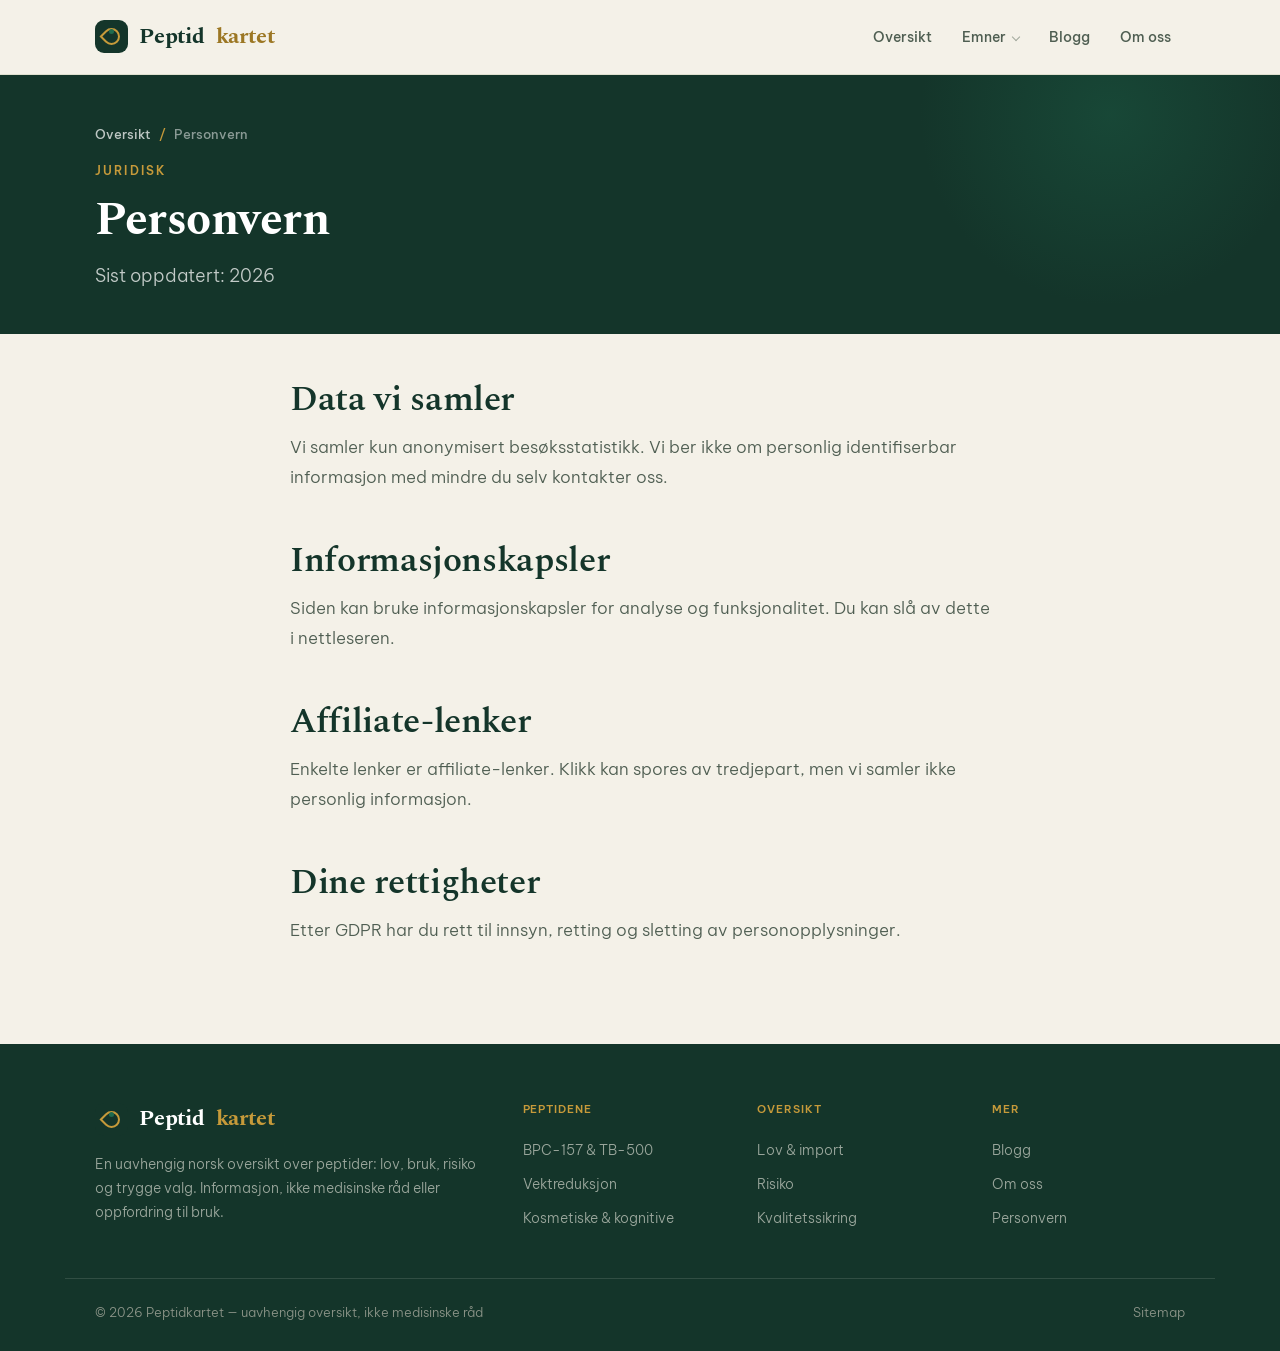
<file: personvern.html>
<!DOCTYPE html><html lang="no"><head>
<meta charset="utf-8"><meta name="viewport" content="width=device-width, initial-scale=1.0">
<title>Personvern | Peptidkartet</title><meta name="description" content="Personvernerklæring for Peptidkartet.">
<meta name="robots" content="noindex, follow"><link rel="canonical" href="personvern.html">
<link rel="icon" type="image/svg+xml" href="favicon.svg">
<link rel="icon" type="image/png" sizes="32x32" href="favicon-32.png">
<link rel="apple-touch-icon" href="favicon.png">
<link rel="preconnect" href="https://fonts.googleapis.com"><link rel="preconnect" href="https://fonts.gstatic.com" crossorigin>
<link rel="stylesheet" href="https://fonts.googleapis.com/css2?family=Spectral:ital,wght@0,400;0,500;0,600;0,700;1,400;1,500&family=Be+Vietnam+Pro:wght@300;400;500;600;700&display=swap">
<style>
/* ============================================
   PEPTIDER I NORGE — Site #17 (design #18)
   National overview. Deep forest-green + warm gold + cream.
   Spectral + Be Vietnam Pro.
   ============================================ */
:root{
  --bg:#f4f1e8;
  --bg-2:#e9e4d4;
  --surface:#fffefa;
  --ink:#14352a;
  --ink-2:#4f5e52;
  --ink-3:#8a9387;
  --line:#dfe0cf;
  --line-2:#ebe9da;
  --forest:#1f6b4f;
  --forest-dark:#144d38;
  --forest-soft:#dbeadd;
  --gold:#c69a3a;
  --gold-dark:#9c7724;
  --gold-soft:#f3e8cd;
  --clay:#b9683f;
  --red:#bf4234;
  --red-soft:#f6e0db;
  --green:#3f8a5c;
  --green-soft:#dfeede;
  --r-sm:7px;
  --r:13px;
  --r-lg:20px;
  --disp:'Spectral',Georgia,serif;
  --body:'Be Vietnam Pro',-apple-system,sans-serif;
  --maxw:1150px;
}
*{box-sizing:border-box;margin:0;padding:0}
html{scroll-behavior:smooth;-webkit-text-size-adjust:100%}
body{background:var(--bg);color:var(--ink);font-family:var(--body);font-size:17px;line-height:1.72;font-weight:300;-webkit-font-smoothing:antialiased}
::selection{background:var(--forest);color:#fff}
a{color:var(--forest-dark);text-decoration:none}
a:hover{color:var(--ink)}
h1,h2,h3,h4{font-family:var(--disp);font-weight:600;line-height:1.16;letter-spacing:-0.01em;color:var(--ink)}
img{max-width:100%;display:block}
.wrap{max-width:var(--maxw);margin:0 auto;padding:0 30px}
.eyebrow{font-family:var(--body);font-weight:600;font-size:12px;text-transform:uppercase;letter-spacing:.18em;color:var(--gold-dark)}

/* topbar */
.topbar{position:sticky;top:0;z-index:1000;background:rgba(244,241,232,.93);backdrop-filter:blur(10px);border-bottom:1px solid var(--line)}
.topbar-inner{max-width:var(--maxw);margin:0 auto;padding:0 30px;height:74px;display:flex;align-items:center;justify-content:space-between}
.brand{display:flex;align-items:center;gap:11px;font-family:var(--disp);font-weight:700;font-size:22px;letter-spacing:-0.01em;color:var(--ink)}
.brand .mk{width:33px;height:33px;border-radius:9px;background:var(--ink);position:relative;flex-shrink:0;display:flex;align-items:center;justify-content:center}
.brand .mk::before{content:'';width:13px;height:13px;border:2px solid var(--gold);border-radius:50% 50% 50% 0;transform:rotate(45deg)}
.brand .mk::after{content:'';position:absolute;top:9px;width:5px;height:5px;border-radius:50%;background:var(--forest)}
.brand b{color:var(--gold-dark)}
.nav{display:flex;align-items:center;gap:2px;list-style:none}
.nav>li{position:relative}
.nav>li>a{display:block;padding:9px 14px;font-family:var(--body);font-weight:500;font-size:14px;color:var(--ink-2);border-radius:var(--r-sm);transition:all .15s}
.nav>li>a:hover{color:var(--ink);background:var(--bg-2)}
.nav a.current{color:var(--forest-dark);background:var(--forest-soft)}
.has-menu>a::after{content:'';display:inline-block;width:5px;height:5px;margin-left:7px;border-right:1.5px solid currentColor;border-bottom:1.5px solid currentColor;transform:translateY(-2px) rotate(45deg);opacity:.5}
.menu{position:absolute;top:calc(100% + 8px);left:0;min-width:270px;background:var(--surface);border:1px solid var(--line);border-radius:var(--r);padding:8px;opacity:0;visibility:hidden;transform:translateY(-6px);transition:all .16s;box-shadow:0 18px 44px -16px rgba(20,53,42,.26)}
.has-menu:hover .menu,.has-menu:focus-within .menu{opacity:1;visibility:visible;transform:translateY(0)}
.menu a{display:flex;gap:11px;padding:10px 12px;font-size:14px;color:var(--ink-2);border-radius:var(--r-sm)}
.menu a:hover{background:var(--forest-soft);color:var(--forest-dark)}
.menu a .n{font-family:var(--disp);font-weight:700;font-size:14px;color:var(--gold-dark);min-width:16px}
.btn{display:inline-flex;align-items:center;gap:9px;font-family:var(--body);font-weight:600;font-size:14.5px;padding:13px 27px;border:2px solid transparent;cursor:pointer;transition:all .18s;border-radius:var(--r-sm)}
.btn-solid{background:var(--forest);color:#fff}
.btn-solid:hover{background:var(--forest-dark);color:#fff}
.btn-gold{background:var(--gold);color:#fff}
.btn-gold:hover{background:var(--gold-dark);color:#fff}
.btn-line{background:transparent;color:var(--ink);border-color:var(--line)}
.btn-line:hover{border-color:var(--forest);color:var(--forest-dark)}
.btn .arr{transition:transform .18s}.btn:hover .arr{transform:translateX(3px)}
.burger{display:none;width:44px;height:44px;border:1px solid var(--line);background:var(--surface);cursor:pointer;flex-direction:column;align-items:center;justify-content:center;gap:4px;border-radius:var(--r-sm)}
.burger span{width:18px;height:2px;background:var(--ink)}
.mnav{display:none}

/* hero */
.hero{background:var(--ink);color:#fff;position:relative;overflow:hidden}
.hero::before{content:'';position:absolute;top:-30%;right:-8%;width:540px;height:540px;border-radius:50%;background:radial-gradient(circle,rgba(31,107,79,.4),transparent 64%);pointer-events:none}
.hero::after{content:'';position:absolute;bottom:-40%;left:-6%;width:420px;height:420px;border-radius:50%;background:radial-gradient(circle,rgba(198,154,58,.18),transparent 64%);pointer-events:none}
.hero-grid{position:relative;max-width:var(--maxw);margin:0 auto;padding:62px 30px 58px;display:grid;grid-template-columns:1.1fr .9fr;gap:50px;align-items:center}
.hero .eyebrow{display:inline-flex;align-items:center;gap:9px;color:var(--gold);margin-bottom:20px}
.hero .eyebrow::before{content:'';width:24px;height:1.5px;background:var(--gold)}
.hero h1{font-size:clamp(40px,5.6vw,66px);font-weight:700;line-height:1.04;letter-spacing:-0.02em;color:#fff}
.hero h1 em{font-style:italic;color:var(--gold)}
.hero-lede{font-size:19px;line-height:1.6;color:rgba(255,255,255,.76);max-width:34em;margin:20px 0 30px;font-weight:300}
.hero-actions{display:flex;gap:13px;flex-wrap:wrap}
.hero-card{background:rgba(255,255,255,.05);border:1px solid rgba(255,255,255,.13);border-radius:var(--r-lg);overflow:hidden;backdrop-filter:blur(4px)}
.hero-card .hh{padding:15px 22px;border-bottom:1px solid rgba(255,255,255,.1);font-family:var(--disp);font-weight:600;font-size:15px;color:var(--gold);display:flex;align-items:center;gap:9px}
.hero-card .hr{display:flex;gap:12px;padding:13px 22px;border-bottom:1px solid rgba(255,255,255,.07);font-size:14px;color:rgba(255,255,255,.82);align-items:flex-start;font-weight:300}
.hero-card .hr:last-child{border-bottom:0}
.hero-card .hr .ic{color:var(--gold);flex-shrink:0}

/* ribbon */
.ribbon{background:var(--surface);border-bottom:1px solid var(--line)}
.ribbon-inner{max-width:var(--maxw);margin:0 auto;padding:0 30px;display:grid;grid-template-columns:repeat(4,1fr)}
.ribbon .r{padding:24px 22px;border-right:1px solid var(--line)}
.ribbon .r:last-child{border-right:0}
.ribbon .r .n{font-family:var(--disp);font-weight:700;font-size:23px;color:var(--ink);line-height:1}
.ribbon .r .n em{font-style:italic;color:var(--forest)}
.ribbon .r .l{font-size:12.5px;color:var(--ink-2);margin-top:7px}

/* disclaimer */
.disclaimer{max-width:var(--maxw);margin:28px auto 0;padding:0 30px}
.disclaimer-in{background:var(--gold-soft);border:1px solid #e6d5a6;border-radius:var(--r);padding:15px 22px;display:flex;gap:13px;align-items:flex-start;font-size:14.5px;color:var(--ink-2)}
.disclaimer-in .ic{font-size:17px;flex-shrink:0}
.disclaimer-in strong{color:var(--ink);font-family:var(--disp)}

/* pillar */
.pillar{padding:56px 0 80px}
.pillar-grid{max-width:var(--maxw);margin:0 auto;padding:0 30px;display:grid;grid-template-columns:250px 1fr;gap:54px;align-items:start}
.toc{position:sticky;top:90px;background:var(--surface);border:1px solid var(--line);border-radius:var(--r);padding:22px;max-height:calc(100vh - 120px);overflow-y:auto}
.toc h4{font-family:var(--body);font-weight:600;font-size:11px;text-transform:uppercase;letter-spacing:.12em;color:var(--ink-3);margin-bottom:14px}
.toc ol{list-style:none;counter-reset:t}
.toc li{counter-increment:t}
.toc a{display:flex;gap:10px;padding:6px 0;font-size:13px;color:var(--ink-2);line-height:1.38;border:0;border-top:1px solid var(--line-2)}
.toc li:first-child a{border-top:0}
.toc a::before{content:counter(t,decimal-leading-zero);font-family:var(--disp);font-weight:700;font-size:11px;color:var(--gold-dark);flex-shrink:0}
.toc a:hover{color:var(--forest-dark)}

.prose{max-width:760px}
.prose .lead{font-size:21px;line-height:1.56;color:var(--ink);margin-bottom:26px;font-family:var(--disp);font-weight:400}
.prose h2{font-size:clamp(26px,3vw,35px);font-weight:600;margin:48px 0 14px;letter-spacing:-0.01em;line-height:1.12}
.prose h2:first-of-type{margin-top:0}
.prose h3{font-size:21px;font-weight:600;margin:28px 0 10px;color:var(--ink);font-style:italic}
.prose p{color:var(--ink-2);margin-bottom:18px;font-size:17px;line-height:1.76;font-weight:300}
.prose a{color:var(--forest-dark);font-weight:500;border-bottom:1px solid #b8d6bf}
.prose a:hover{border-bottom-color:var(--forest-dark)}
.prose strong{color:var(--ink);font-weight:600}
.prose ul,.prose ol{margin:0 0 20px;padding-left:2px;list-style:none}
.prose li{position:relative;padding-left:28px;margin-bottom:11px;color:var(--ink-2);font-weight:300}
.prose ul li::before{content:'';position:absolute;left:4px;top:10px;width:9px;height:9px;border-radius:50% 50% 50% 0;background:var(--forest);transform:rotate(45deg)}
.prose ol{counter-reset:li}.prose ol li{counter-increment:li}
.prose ol li::before{content:counter(li);position:absolute;left:0;top:1px;width:21px;height:21px;border-radius:var(--r-sm);background:var(--forest-soft);color:var(--forest-dark);font-family:var(--disp);font-weight:700;font-size:11px;display:flex;align-items:center;justify-content:center}

.box{border-radius:var(--r);padding:20px 24px;margin:26px 0}
.box .h{font-family:var(--body);font-weight:700;font-size:12px;text-transform:uppercase;letter-spacing:.05em;margin-bottom:8px;display:flex;align-items:center;gap:8px}
.box.info{background:var(--forest-soft)}.box.info .h{color:var(--forest-dark)}.box.info p{color:var(--ink);margin:0}
.box.tip{background:var(--gold-soft)}.box.tip .h{color:var(--gold-dark)}.box.tip p{color:var(--ink);margin:0}
.box.warn{background:var(--gold-soft);border-left:4px solid var(--gold)}.box.warn .h{color:var(--gold-dark)}.box.warn p{color:var(--ink);margin:0}
.box.danger{background:var(--red-soft);border-left:4px solid var(--red)}.box.danger .h{color:var(--red)}.box.danger p{color:var(--ink);margin:0}
.box.good{background:var(--green-soft);border-left:4px solid var(--green)}.box.good .h{color:var(--green)}.box.good p{color:var(--ink);margin:0}

.figure{margin:30px 0}.figure img{border-radius:var(--r);width:100%}
.figure figcaption{margin-top:10px;font-size:13.5px;color:var(--ink-3);text-align:center;font-style:italic}

.tablewrap{overflow-x:auto;margin:28px 0;border:1px solid var(--line);border-radius:var(--r)}
.dtable{width:100%;border-collapse:collapse;font-size:14.5px;background:var(--surface)}
.dtable thead th{background:var(--ink);color:#fff;font-family:var(--body);font-weight:600;font-size:12px;text-transform:uppercase;letter-spacing:.04em;text-align:left;padding:13px 16px}
.dtable tbody td{padding:12px 16px;border-bottom:1px solid var(--line-2);color:var(--ink-2);vertical-align:middle;font-weight:300}
.dtable tbody tr:last-child td{border-bottom:0}
.dtable tbody tr:nth-child(even){background:var(--bg)}
.dtable .it{font-family:var(--disp);font-weight:600;color:var(--ink);font-size:16px}
.evtag{display:inline-block;font-family:var(--body);font-weight:700;font-size:10.5px;text-transform:uppercase;letter-spacing:.03em;padding:3px 8px;border-radius:4px}
.evtag.low{background:var(--red-soft);color:var(--red)}
.evtag.med{background:var(--gold-soft);color:var(--gold-dark)}
.evtag.high{background:var(--green-soft);color:var(--green)}

/* cat cards */
.cats{display:grid;grid-template-columns:repeat(3,1fr);gap:20px;margin:30px 0}
.cat{background:var(--surface);border:1px solid var(--line);border-radius:var(--r);padding:24px;transition:all .2s}
.cat:hover{transform:translateY(-3px);box-shadow:0 20px 42px -22px rgba(20,53,42,.26)}
.cat .ic{width:40px;height:40px;border-radius:10px;background:var(--forest-soft);display:flex;align-items:center;justify-content:center;font-family:var(--disp);font-weight:700;font-size:17px;color:var(--forest-dark);margin-bottom:14px}
.cat h4{font-family:var(--disp);font-size:20px;margin-bottom:7px}
.cat p{font-size:14px;color:var(--ink-2);margin:0;font-weight:300}

/* cards (blog) */
.cards{display:grid;grid-template-columns:repeat(3,1fr);gap:22px}
.card{background:var(--surface);border:1px solid var(--line);border-radius:var(--r);overflow:hidden;display:flex;flex-direction:column;transition:all .2s}
.card:hover{box-shadow:0 22px 46px -22px rgba(20,53,42,.3);transform:translateY(-3px)}
.card .ph{aspect-ratio:16/10;overflow:hidden}.card .ph img{width:100%;height:100%;object-fit:cover;transition:transform .5s}.card:hover .ph img{transform:scale(1.05)}
.card .bd{padding:22px;display:flex;flex-direction:column;flex:1}
.card .kick{font-family:var(--body);font-weight:600;font-size:11px;text-transform:uppercase;letter-spacing:.07em;color:var(--gold-dark);margin-bottom:9px}
.card h3{font-size:20px;margin-bottom:8px;line-height:1.24;font-weight:600}.card h3 a{color:var(--ink);border:0}.card h3 a:hover{color:var(--forest-dark)}
.card p{font-size:14px;color:var(--ink-2);margin-bottom:14px;flex:1;font-weight:300}
.card .go{font-family:var(--body);font-weight:600;font-size:13px;color:var(--forest-dark)}
.sec-head{max-width:640px;margin:0 auto 44px;text-align:center}
.sec-head .eyebrow{display:block;margin-bottom:12px}
.sec-head h2{font-size:clamp(28px,3.6vw,40px);font-weight:600}
.sec-head p{margin-top:12px;color:var(--ink-2);font-size:17px;font-weight:300}

/* faq */
.faq{background:var(--surface);border-top:1px solid var(--line);padding:76px 0}
.faq-wrap{max-width:800px;margin:0 auto;padding:0 30px}
.faq-list{margin-top:38px}
.faq-item{border:1px solid var(--line);border-radius:var(--r);margin-bottom:12px;overflow:hidden;transition:box-shadow .2s}
.faq-item.open{box-shadow:0 14px 34px -18px rgba(20,53,42,.22)}
.faq-q{width:100%;background:none;border:0;text-align:left;cursor:pointer;padding:20px 22px;display:flex;align-items:center;gap:16px;font-family:var(--disp);font-weight:600;font-size:18px;color:var(--ink)}
.faq-q .q{flex:1}
.faq-q .pm{width:26px;height:26px;border-radius:var(--r-sm);background:var(--forest-soft);color:var(--forest-dark);flex-shrink:0;position:relative}
.faq-q .pm::before,.faq-q .pm::after{content:'';position:absolute;background:currentColor;border-radius:2px}
.faq-q .pm::before{left:7px;right:7px;top:12px;height:2px}
.faq-q .pm::after{top:7px;bottom:7px;left:12px;width:2px;transition:transform .25s}
.faq-item.open .pm{background:var(--forest);color:#fff}
.faq-item.open .pm::after{transform:scaleY(0)}
.faq-a{max-height:0;overflow:hidden;transition:max-height .3s ease}
.faq-item.open .faq-a{max-height:520px}
.faq-a-in{padding:0 22px 22px 22px;color:var(--ink-2);font-size:16px;line-height:1.7;font-weight:300}

/* cta */
.cta{padding:42px 0 88px}
.cta-inner{max-width:var(--maxw);margin:0 auto;padding:54px 46px;background:var(--ink);border-radius:var(--r-lg);text-align:center;color:#fff;position:relative;overflow:hidden}
.cta-inner::before{content:'';position:absolute;top:-40%;right:-5%;width:340px;height:340px;border-radius:50%;background:radial-gradient(circle,rgba(31,107,79,.4),transparent 62%)}
.cta-inner h2{position:relative;color:#fff;font-size:clamp(27px,3.4vw,40px);margin-bottom:12px;font-weight:600}
.cta-inner p{position:relative;color:rgba(255,255,255,.78);font-size:18px;max-width:34em;margin:0 auto 26px;font-weight:300}
.cta-inner .btn{position:relative;background:var(--gold);color:#fff}
.cta-inner .btn:hover{background:#fff;color:var(--ink)}

/* footer */
footer{background:var(--ink);color:rgba(244,241,232,.6);padding:56px 0 28px}
.foot-grid{max-width:var(--maxw);margin:0 auto;padding:0 30px;display:grid;grid-template-columns:2fr 1fr 1fr 1fr;gap:42px}
.foot-brand .brand{color:#fff;margin-bottom:14px}.foot-brand .brand b{color:var(--gold)}
.foot-brand p{font-size:14px;max-width:30em;font-weight:300}
.foot-col h5{font-family:var(--body);font-weight:600;font-size:11px;text-transform:uppercase;letter-spacing:.08em;color:var(--gold);margin-bottom:14px}
.foot-col a{display:block;color:rgba(244,241,232,.6);font-size:14px;padding:5px 0;font-weight:300}
.foot-col a:hover{color:#fff}
.foot-bottom{max-width:var(--maxw);margin:42px auto 0;padding:22px 30px 0;border-top:1px solid rgba(244,241,232,.13);display:flex;justify-content:space-between;gap:16px;flex-wrap:wrap;font-size:13px;color:var(--ink-3);font-weight:300}
.foot-bottom a{color:var(--ink-3)}.foot-bottom a:hover{color:var(--gold)}

/* interior */
.pagehead{background:var(--ink);color:#fff;padding:48px 0 42px;position:relative;overflow:hidden}
.pagehead::before{content:'';position:absolute;top:-160px;right:-50px;width:440px;height:400px;border-radius:50%;background:radial-gradient(circle,rgba(31,107,79,.34),transparent 64%)}
.crumbs{position:relative;font-size:13px;color:rgba(255,255,255,.5);margin-bottom:16px;font-weight:500}
.crumbs a{color:rgba(255,255,255,.72)}.crumbs .sep{margin:0 8px;color:var(--gold)}
.pagehead .eyebrow{position:relative;display:block;margin-bottom:12px;color:var(--gold)}
.pagehead h1{position:relative;font-size:clamp(30px,4.2vw,46px);max-width:18em;color:#fff;font-weight:700}
.pagehead h1 em{font-style:italic;color:var(--gold)}
.pagehead .sub{position:relative;margin-top:14px;font-size:18px;color:rgba(255,255,255,.74);max-width:40em;font-weight:300}
.doc-hero{max-width:var(--maxw);margin:28px auto 0;padding:0 30px}
.doc-hero img{width:100%;border-radius:var(--r-lg);aspect-ratio:16/7;object-fit:cover}
.doc{padding:46px 0 80px}
.doc-grid{max-width:var(--maxw);margin:0 auto;padding:0 30px;display:grid;grid-template-columns:1fr 280px;gap:54px;align-items:start}
.side{position:sticky;top:90px;display:flex;flex-direction:column;gap:20px}
.side-card{background:var(--surface);border:1px solid var(--line);border-radius:var(--r);padding:22px}
.side-card h4{font-family:var(--body);font-weight:600;font-size:11px;text-transform:uppercase;letter-spacing:.08em;color:var(--ink-3);margin-bottom:14px}
.side-list{list-style:none}
.side-list a{display:flex;gap:10px;padding:10px 0;font-size:14px;color:var(--ink);border:0;border-top:1px solid var(--line-2);font-weight:500}
.side-list li:first-child a{border-top:0}.side-list a:hover{color:var(--forest-dark)}
.side-list a .n{font-family:var(--disp);font-weight:700;font-size:12px;color:var(--gold-dark);flex-shrink:0}
.side-cta{background:var(--forest-soft);border-radius:var(--r);padding:24px}
.side-cta h4{font-family:var(--disp);font-size:18px;color:var(--forest-dark);margin-bottom:8px}
.side-cta p{font-size:14px;color:var(--ink-2);margin-bottom:16px;font-weight:300}
.side-cta .btn{width:100%;justify-content:center;font-size:13px;background:var(--ink);color:#fff}

@media(max-width:980px){
  .hero-grid,.pillar-grid,.doc-grid{grid-template-columns:1fr;gap:38px}
  .toc,.side{position:static}.toc{max-height:none}
  .cats,.cards{grid-template-columns:1fr 1fr}
  .ribbon-inner{grid-template-columns:1fr 1fr}
}
@media(max-width:760px){
  .nav{display:none}.burger{display:flex}
  .cats,.cards{grid-template-columns:1fr}
  .ribbon-inner{grid-template-columns:1fr 1fr}
  .foot-grid{grid-template-columns:1fr 1fr}
  .cta-inner{padding:42px 24px}
  .mnav{position:fixed;inset:0;background:var(--bg);z-index:2000;padding:80px 26px 32px;overflow-y:auto;display:none}
  .mnav.open{display:block}
  .mnav a{display:block;font-family:var(--disp);font-weight:600;font-size:22px;padding:14px 0;border-bottom:1px solid var(--line);color:var(--ink)}
  .mnav-x{position:absolute;top:18px;right:24px;width:44px;height:44px;border:1px solid var(--ink);background:transparent;font-size:22px;cursor:pointer;border-radius:var(--r-sm);color:var(--ink)}
}

</style>
</head><body>
<header class="topbar"><div class="topbar-inner">
<a href="index.html" class="brand"><span class="mk"></span>Peptid<b>kartet</b></a>
<nav><ul class="nav">
<li><a href="index.html">Oversikt</a></li>
<li class="has-menu"><a href="peptider-lov-import.html">Emner</a><div class="menu"><a href="peptider-lov-import.html"><span class="n">›</span> Lov &amp; import</a>
<a href="bpc-157-tb-500-norge.html"><span class="n">›</span> BPC-157 &amp; TB-500</a>
<a href="vektreduksjon-peptider.html"><span class="n">›</span> Vektreduksjon</a>
<a href="kosmetiske-kognitive-peptider.html"><span class="n">›</span> Kosmetiske &amp; kognitive</a>
<a href="peptider-risiko-sikkerhet.html"><span class="n">›</span> Risiko &amp; sikkerhet</a>
<a href="kvalitetssikre-peptider.html"><span class="n">›</span> Kvalitetssikring</a>
</div></li>
<li><a href="blogg.html">Blogg</a></li>
<li><a href="om-oss.html">Om oss</a></li>
</ul></nav>
<button class="burger" onclick="toggleNav()" aria-label="Meny"><span></span><span></span><span></span></button>
</div></header>
<div class="mnav" id="mnav"><button class="mnav-x" onclick="toggleNav()">✕</button>
<a href="index.html">Oversikt</a><a href="peptider-lov-import.html">Lov &amp; import</a><a href="bpc-157-tb-500-norge.html">BPC-157 &amp; TB-500</a><a href="vektreduksjon-peptider.html">Vektreduksjon</a><a href="kosmetiske-kognitive-peptider.html">Kosmetiske &amp; kognitive</a><a href="peptider-risiko-sikkerhet.html">Risiko</a><a href="kvalitetssikre-peptider.html">Kvalitetssikring</a><a href="blogg.html">Blogg</a><a href="om-oss.html">Om oss</a></div>
<div class="pagehead"><div class="wrap"><div class="crumbs"><a href="index.html">Oversikt</a><span class="sep">/</span><span>Personvern</span></div>
<span class="eyebrow">Juridisk</span><h1>Personvern</h1><p class="sub">Sist oppdatert: 2026</p></div></div>
<div class="doc"><div class="wrap" style="max-width:760px"><div class="prose">
<h2>Data vi samler</h2><p>Vi samler kun anonymisert besøksstatistikk. Vi ber ikke om personlig identifiserbar informasjon med mindre du selv kontakter oss.</p>
<h2>Informasjonskapsler</h2><p>Siden kan bruke informasjonskapsler for analyse og funksjonalitet. Du kan slå av dette i nettleseren.</p>
<h2>Affiliate-lenker</h2><p>Enkelte lenker er affiliate-lenker. Klikk kan spores av tredjepart, men vi samler ikke personlig informasjon.</p>
<h2>Dine rettigheter</h2><p>Etter GDPR har du rett til innsyn, retting og sletting av personopplysninger.</p>
</div></div></div>
<footer><div class="foot-grid">
<div class="foot-brand"><a href="index.html" class="brand"><span class="mk"></span>Peptid<b>kartet</b></a><p>En uavhengig norsk oversikt over peptider: lov, bruk, risiko og trygge valg. Informasjon, ikke medisinske råd eller oppfordring til bruk.</p></div>
<div class="foot-col"><h5>Peptidene</h5><a href="bpc-157-tb-500-norge.html">BPC-157 &amp; TB-500</a><a href="vektreduksjon-peptider.html">Vektreduksjon</a><a href="kosmetiske-kognitive-peptider.html">Kosmetiske &amp; kognitive</a></div>
<div class="foot-col"><h5>Oversikt</h5><a href="peptider-lov-import.html">Lov &amp; import</a><a href="peptider-risiko-sikkerhet.html">Risiko</a><a href="kvalitetssikre-peptider.html">Kvalitetssikring</a></div>
<div class="foot-col"><h5>Mer</h5><a href="blogg.html">Blogg</a><a href="om-oss.html">Om oss</a><a href="personvern.html">Personvern</a></div>
</div><div class="foot-bottom"><span>© 2026 Peptidkartet — uavhengig oversikt, ikke medisinske råd</span><a href="sitemap.html">Sitemap</a></div></footer><script>
function toggleNav(){var n=document.getElementById('mnav');n.classList.toggle('open');document.body.style.overflow=n.classList.contains('open')?'hidden':'';}
document.querySelectorAll('.faq-q').forEach(function(b){b.addEventListener('click',function(){var it=this.closest('.faq-item');var o=it.classList.contains('open');document.querySelectorAll('.faq-item').forEach(function(i){i.classList.remove('open');});if(!o)it.classList.add('open');});});
</script></body></html>
</file>
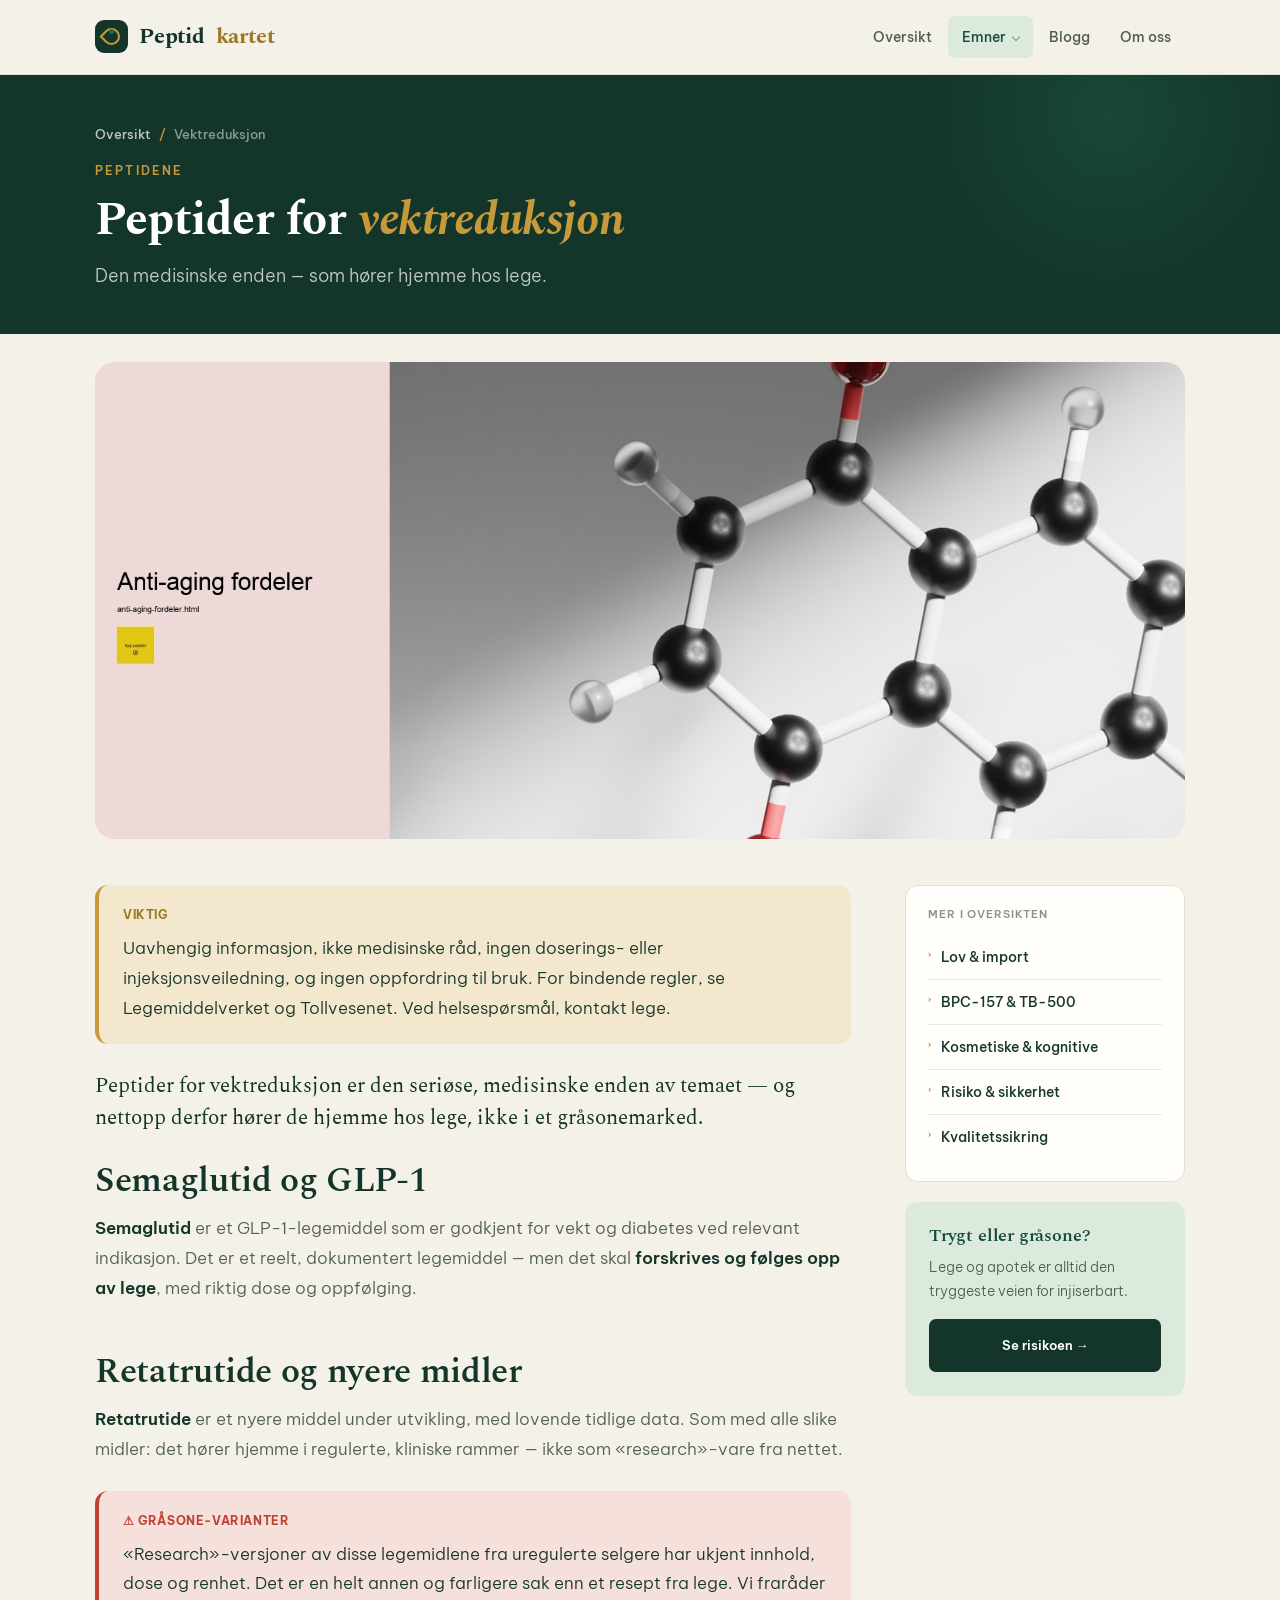
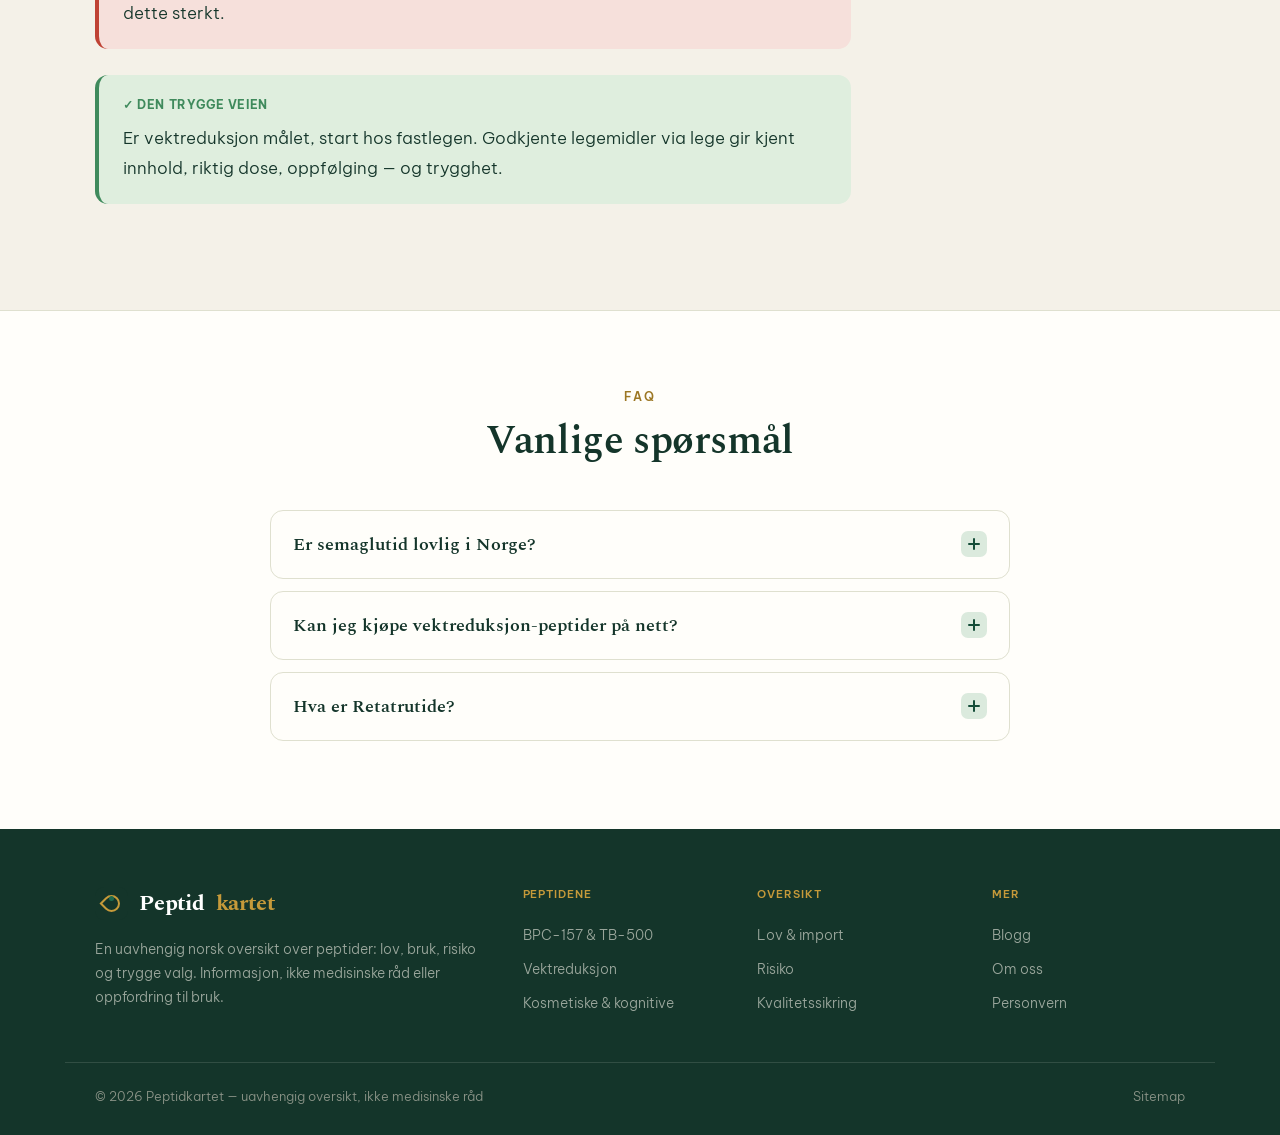
<file: vektreduksjon-peptider.html>
<!DOCTYPE html>
<html lang="no"><head>
<meta charset="utf-8"><meta name="viewport" content="width=device-width, initial-scale=1.0">
<title>Peptider for Vektreduksjon: Semaglutid og Retatrutide (2026)</title><meta name="title" content="Peptider for Vektreduksjon: Semaglutid og Retatrutide (2026)"><meta name="description" content="Peptider for vektreduksjon i Norge: semaglutid (GLP-1) og Retatrutide som legemidler via lege, og hvorfor gråsone-varianter frarådes sterkt.">
<meta name="robots" content="index, follow"><meta name="googlebot" content="index, follow, max-snippet:-1, max-image-preview:large, max-video-preview:-1">
<link rel="canonical" href="vektreduksjon-peptider.html">
<link rel="icon" type="image/svg+xml" href="favicon.svg">
<link rel="icon" type="image/png" sizes="32x32" href="favicon-32.png">
<link rel="apple-touch-icon" href="favicon.png">
<link rel="preconnect" href="https://fonts.googleapis.com"><link rel="preconnect" href="https://fonts.gstatic.com" crossorigin>
<link rel="stylesheet" href="https://fonts.googleapis.com/css2?family=Spectral:ital,wght@0,400;0,500;0,600;0,700;1,400;1,500&family=Be+Vietnam+Pro:wght@300;400;500;600;700&display=swap">
<style>
/* ============================================
   PEPTIDER I NORGE — Site #17 (design #18)
   National overview. Deep forest-green + warm gold + cream.
   Spectral + Be Vietnam Pro.
   ============================================ */
:root{
  --bg:#f4f1e8;
  --bg-2:#e9e4d4;
  --surface:#fffefa;
  --ink:#14352a;
  --ink-2:#4f5e52;
  --ink-3:#8a9387;
  --line:#dfe0cf;
  --line-2:#ebe9da;
  --forest:#1f6b4f;
  --forest-dark:#144d38;
  --forest-soft:#dbeadd;
  --gold:#c69a3a;
  --gold-dark:#9c7724;
  --gold-soft:#f3e8cd;
  --clay:#b9683f;
  --red:#bf4234;
  --red-soft:#f6e0db;
  --green:#3f8a5c;
  --green-soft:#dfeede;
  --r-sm:7px;
  --r:13px;
  --r-lg:20px;
  --disp:'Spectral',Georgia,serif;
  --body:'Be Vietnam Pro',-apple-system,sans-serif;
  --maxw:1150px;
}
*{box-sizing:border-box;margin:0;padding:0}
html{scroll-behavior:smooth;-webkit-text-size-adjust:100%}
body{background:var(--bg);color:var(--ink);font-family:var(--body);font-size:17px;line-height:1.72;font-weight:300;-webkit-font-smoothing:antialiased}
::selection{background:var(--forest);color:#fff}
a{color:var(--forest-dark);text-decoration:none}
a:hover{color:var(--ink)}
h1,h2,h3,h4{font-family:var(--disp);font-weight:600;line-height:1.16;letter-spacing:-0.01em;color:var(--ink)}
img{max-width:100%;display:block}
.wrap{max-width:var(--maxw);margin:0 auto;padding:0 30px}
.eyebrow{font-family:var(--body);font-weight:600;font-size:12px;text-transform:uppercase;letter-spacing:.18em;color:var(--gold-dark)}

/* topbar */
.topbar{position:sticky;top:0;z-index:1000;background:rgba(244,241,232,.93);backdrop-filter:blur(10px);border-bottom:1px solid var(--line)}
.topbar-inner{max-width:var(--maxw);margin:0 auto;padding:0 30px;height:74px;display:flex;align-items:center;justify-content:space-between}
.brand{display:flex;align-items:center;gap:11px;font-family:var(--disp);font-weight:700;font-size:22px;letter-spacing:-0.01em;color:var(--ink)}
.brand .mk{width:33px;height:33px;border-radius:9px;background:var(--ink);position:relative;flex-shrink:0;display:flex;align-items:center;justify-content:center}
.brand .mk::before{content:'';width:13px;height:13px;border:2px solid var(--gold);border-radius:50% 50% 50% 0;transform:rotate(45deg)}
.brand .mk::after{content:'';position:absolute;top:9px;width:5px;height:5px;border-radius:50%;background:var(--forest)}
.brand b{color:var(--gold-dark)}
.nav{display:flex;align-items:center;gap:2px;list-style:none}
.nav>li{position:relative}
.nav>li>a{display:block;padding:9px 14px;font-family:var(--body);font-weight:500;font-size:14px;color:var(--ink-2);border-radius:var(--r-sm);transition:all .15s}
.nav>li>a:hover{color:var(--ink);background:var(--bg-2)}
.nav a.current{color:var(--forest-dark);background:var(--forest-soft)}
.has-menu>a::after{content:'';display:inline-block;width:5px;height:5px;margin-left:7px;border-right:1.5px solid currentColor;border-bottom:1.5px solid currentColor;transform:translateY(-2px) rotate(45deg);opacity:.5}
.menu{position:absolute;top:calc(100% + 8px);left:0;min-width:270px;background:var(--surface);border:1px solid var(--line);border-radius:var(--r);padding:8px;opacity:0;visibility:hidden;transform:translateY(-6px);transition:all .16s;box-shadow:0 18px 44px -16px rgba(20,53,42,.26)}
.has-menu:hover .menu,.has-menu:focus-within .menu{opacity:1;visibility:visible;transform:translateY(0)}
.menu a{display:flex;gap:11px;padding:10px 12px;font-size:14px;color:var(--ink-2);border-radius:var(--r-sm)}
.menu a:hover{background:var(--forest-soft);color:var(--forest-dark)}
.menu a .n{font-family:var(--disp);font-weight:700;font-size:14px;color:var(--gold-dark);min-width:16px}
.btn{display:inline-flex;align-items:center;gap:9px;font-family:var(--body);font-weight:600;font-size:14.5px;padding:13px 27px;border:2px solid transparent;cursor:pointer;transition:all .18s;border-radius:var(--r-sm)}
.btn-solid{background:var(--forest);color:#fff}
.btn-solid:hover{background:var(--forest-dark);color:#fff}
.btn-gold{background:var(--gold);color:#fff}
.btn-gold:hover{background:var(--gold-dark);color:#fff}
.btn-line{background:transparent;color:var(--ink);border-color:var(--line)}
.btn-line:hover{border-color:var(--forest);color:var(--forest-dark)}
.btn .arr{transition:transform .18s}.btn:hover .arr{transform:translateX(3px)}
.burger{display:none;width:44px;height:44px;border:1px solid var(--line);background:var(--surface);cursor:pointer;flex-direction:column;align-items:center;justify-content:center;gap:4px;border-radius:var(--r-sm)}
.burger span{width:18px;height:2px;background:var(--ink)}
.mnav{display:none}

/* hero */
.hero{background:var(--ink);color:#fff;position:relative;overflow:hidden}
.hero::before{content:'';position:absolute;top:-30%;right:-8%;width:540px;height:540px;border-radius:50%;background:radial-gradient(circle,rgba(31,107,79,.4),transparent 64%);pointer-events:none}
.hero::after{content:'';position:absolute;bottom:-40%;left:-6%;width:420px;height:420px;border-radius:50%;background:radial-gradient(circle,rgba(198,154,58,.18),transparent 64%);pointer-events:none}
.hero-grid{position:relative;max-width:var(--maxw);margin:0 auto;padding:62px 30px 58px;display:grid;grid-template-columns:1.1fr .9fr;gap:50px;align-items:center}
.hero .eyebrow{display:inline-flex;align-items:center;gap:9px;color:var(--gold);margin-bottom:20px}
.hero .eyebrow::before{content:'';width:24px;height:1.5px;background:var(--gold)}
.hero h1{font-size:clamp(40px,5.6vw,66px);font-weight:700;line-height:1.04;letter-spacing:-0.02em;color:#fff}
.hero h1 em{font-style:italic;color:var(--gold)}
.hero-lede{font-size:19px;line-height:1.6;color:rgba(255,255,255,.76);max-width:34em;margin:20px 0 30px;font-weight:300}
.hero-actions{display:flex;gap:13px;flex-wrap:wrap}
.hero-card{background:rgba(255,255,255,.05);border:1px solid rgba(255,255,255,.13);border-radius:var(--r-lg);overflow:hidden;backdrop-filter:blur(4px)}
.hero-card .hh{padding:15px 22px;border-bottom:1px solid rgba(255,255,255,.1);font-family:var(--disp);font-weight:600;font-size:15px;color:var(--gold);display:flex;align-items:center;gap:9px}
.hero-card .hr{display:flex;gap:12px;padding:13px 22px;border-bottom:1px solid rgba(255,255,255,.07);font-size:14px;color:rgba(255,255,255,.82);align-items:flex-start;font-weight:300}
.hero-card .hr:last-child{border-bottom:0}
.hero-card .hr .ic{color:var(--gold);flex-shrink:0}

/* ribbon */
.ribbon{background:var(--surface);border-bottom:1px solid var(--line)}
.ribbon-inner{max-width:var(--maxw);margin:0 auto;padding:0 30px;display:grid;grid-template-columns:repeat(4,1fr)}
.ribbon .r{padding:24px 22px;border-right:1px solid var(--line)}
.ribbon .r:last-child{border-right:0}
.ribbon .r .n{font-family:var(--disp);font-weight:700;font-size:23px;color:var(--ink);line-height:1}
.ribbon .r .n em{font-style:italic;color:var(--forest)}
.ribbon .r .l{font-size:12.5px;color:var(--ink-2);margin-top:7px}

/* disclaimer */
.disclaimer{max-width:var(--maxw);margin:28px auto 0;padding:0 30px}
.disclaimer-in{background:var(--gold-soft);border:1px solid #e6d5a6;border-radius:var(--r);padding:15px 22px;display:flex;gap:13px;align-items:flex-start;font-size:14.5px;color:var(--ink-2)}
.disclaimer-in .ic{font-size:17px;flex-shrink:0}
.disclaimer-in strong{color:var(--ink);font-family:var(--disp)}

/* pillar */
.pillar{padding:56px 0 80px}
.pillar-grid{max-width:var(--maxw);margin:0 auto;padding:0 30px;display:grid;grid-template-columns:250px 1fr;gap:54px;align-items:start}
.toc{position:sticky;top:90px;background:var(--surface);border:1px solid var(--line);border-radius:var(--r);padding:22px;max-height:calc(100vh - 120px);overflow-y:auto}
.toc h4{font-family:var(--body);font-weight:600;font-size:11px;text-transform:uppercase;letter-spacing:.12em;color:var(--ink-3);margin-bottom:14px}
.toc ol{list-style:none;counter-reset:t}
.toc li{counter-increment:t}
.toc a{display:flex;gap:10px;padding:6px 0;font-size:13px;color:var(--ink-2);line-height:1.38;border:0;border-top:1px solid var(--line-2)}
.toc li:first-child a{border-top:0}
.toc a::before{content:counter(t,decimal-leading-zero);font-family:var(--disp);font-weight:700;font-size:11px;color:var(--gold-dark);flex-shrink:0}
.toc a:hover{color:var(--forest-dark)}

.prose{max-width:760px}
.prose .lead{font-size:21px;line-height:1.56;color:var(--ink);margin-bottom:26px;font-family:var(--disp);font-weight:400}
.prose h2{font-size:clamp(26px,3vw,35px);font-weight:600;margin:48px 0 14px;letter-spacing:-0.01em;line-height:1.12}
.prose h2:first-of-type{margin-top:0}
.prose h3{font-size:21px;font-weight:600;margin:28px 0 10px;color:var(--ink);font-style:italic}
.prose p{color:var(--ink-2);margin-bottom:18px;font-size:17px;line-height:1.76;font-weight:300}
.prose a{color:var(--forest-dark);font-weight:500;border-bottom:1px solid #b8d6bf}
.prose a:hover{border-bottom-color:var(--forest-dark)}
.prose strong{color:var(--ink);font-weight:600}
.prose ul,.prose ol{margin:0 0 20px;padding-left:2px;list-style:none}
.prose li{position:relative;padding-left:28px;margin-bottom:11px;color:var(--ink-2);font-weight:300}
.prose ul li::before{content:'';position:absolute;left:4px;top:10px;width:9px;height:9px;border-radius:50% 50% 50% 0;background:var(--forest);transform:rotate(45deg)}
.prose ol{counter-reset:li}.prose ol li{counter-increment:li}
.prose ol li::before{content:counter(li);position:absolute;left:0;top:1px;width:21px;height:21px;border-radius:var(--r-sm);background:var(--forest-soft);color:var(--forest-dark);font-family:var(--disp);font-weight:700;font-size:11px;display:flex;align-items:center;justify-content:center}

.box{border-radius:var(--r);padding:20px 24px;margin:26px 0}
.box .h{font-family:var(--body);font-weight:700;font-size:12px;text-transform:uppercase;letter-spacing:.05em;margin-bottom:8px;display:flex;align-items:center;gap:8px}
.box.info{background:var(--forest-soft)}.box.info .h{color:var(--forest-dark)}.box.info p{color:var(--ink);margin:0}
.box.tip{background:var(--gold-soft)}.box.tip .h{color:var(--gold-dark)}.box.tip p{color:var(--ink);margin:0}
.box.warn{background:var(--gold-soft);border-left:4px solid var(--gold)}.box.warn .h{color:var(--gold-dark)}.box.warn p{color:var(--ink);margin:0}
.box.danger{background:var(--red-soft);border-left:4px solid var(--red)}.box.danger .h{color:var(--red)}.box.danger p{color:var(--ink);margin:0}
.box.good{background:var(--green-soft);border-left:4px solid var(--green)}.box.good .h{color:var(--green)}.box.good p{color:var(--ink);margin:0}

.figure{margin:30px 0}.figure img{border-radius:var(--r);width:100%}
.figure figcaption{margin-top:10px;font-size:13.5px;color:var(--ink-3);text-align:center;font-style:italic}

.tablewrap{overflow-x:auto;margin:28px 0;border:1px solid var(--line);border-radius:var(--r)}
.dtable{width:100%;border-collapse:collapse;font-size:14.5px;background:var(--surface)}
.dtable thead th{background:var(--ink);color:#fff;font-family:var(--body);font-weight:600;font-size:12px;text-transform:uppercase;letter-spacing:.04em;text-align:left;padding:13px 16px}
.dtable tbody td{padding:12px 16px;border-bottom:1px solid var(--line-2);color:var(--ink-2);vertical-align:middle;font-weight:300}
.dtable tbody tr:last-child td{border-bottom:0}
.dtable tbody tr:nth-child(even){background:var(--bg)}
.dtable .it{font-family:var(--disp);font-weight:600;color:var(--ink);font-size:16px}
.evtag{display:inline-block;font-family:var(--body);font-weight:700;font-size:10.5px;text-transform:uppercase;letter-spacing:.03em;padding:3px 8px;border-radius:4px}
.evtag.low{background:var(--red-soft);color:var(--red)}
.evtag.med{background:var(--gold-soft);color:var(--gold-dark)}
.evtag.high{background:var(--green-soft);color:var(--green)}

/* cat cards */
.cats{display:grid;grid-template-columns:repeat(3,1fr);gap:20px;margin:30px 0}
.cat{background:var(--surface);border:1px solid var(--line);border-radius:var(--r);padding:24px;transition:all .2s}
.cat:hover{transform:translateY(-3px);box-shadow:0 20px 42px -22px rgba(20,53,42,.26)}
.cat .ic{width:40px;height:40px;border-radius:10px;background:var(--forest-soft);display:flex;align-items:center;justify-content:center;font-family:var(--disp);font-weight:700;font-size:17px;color:var(--forest-dark);margin-bottom:14px}
.cat h4{font-family:var(--disp);font-size:20px;margin-bottom:7px}
.cat p{font-size:14px;color:var(--ink-2);margin:0;font-weight:300}

/* cards (blog) */
.cards{display:grid;grid-template-columns:repeat(3,1fr);gap:22px}
.card{background:var(--surface);border:1px solid var(--line);border-radius:var(--r);overflow:hidden;display:flex;flex-direction:column;transition:all .2s}
.card:hover{box-shadow:0 22px 46px -22px rgba(20,53,42,.3);transform:translateY(-3px)}
.card .ph{aspect-ratio:16/10;overflow:hidden}.card .ph img{width:100%;height:100%;object-fit:cover;transition:transform .5s}.card:hover .ph img{transform:scale(1.05)}
.card .bd{padding:22px;display:flex;flex-direction:column;flex:1}
.card .kick{font-family:var(--body);font-weight:600;font-size:11px;text-transform:uppercase;letter-spacing:.07em;color:var(--gold-dark);margin-bottom:9px}
.card h3{font-size:20px;margin-bottom:8px;line-height:1.24;font-weight:600}.card h3 a{color:var(--ink);border:0}.card h3 a:hover{color:var(--forest-dark)}
.card p{font-size:14px;color:var(--ink-2);margin-bottom:14px;flex:1;font-weight:300}
.card .go{font-family:var(--body);font-weight:600;font-size:13px;color:var(--forest-dark)}
.sec-head{max-width:640px;margin:0 auto 44px;text-align:center}
.sec-head .eyebrow{display:block;margin-bottom:12px}
.sec-head h2{font-size:clamp(28px,3.6vw,40px);font-weight:600}
.sec-head p{margin-top:12px;color:var(--ink-2);font-size:17px;font-weight:300}

/* faq */
.faq{background:var(--surface);border-top:1px solid var(--line);padding:76px 0}
.faq-wrap{max-width:800px;margin:0 auto;padding:0 30px}
.faq-list{margin-top:38px}
.faq-item{border:1px solid var(--line);border-radius:var(--r);margin-bottom:12px;overflow:hidden;transition:box-shadow .2s}
.faq-item.open{box-shadow:0 14px 34px -18px rgba(20,53,42,.22)}
.faq-q{width:100%;background:none;border:0;text-align:left;cursor:pointer;padding:20px 22px;display:flex;align-items:center;gap:16px;font-family:var(--disp);font-weight:600;font-size:18px;color:var(--ink)}
.faq-q .q{flex:1}
.faq-q .pm{width:26px;height:26px;border-radius:var(--r-sm);background:var(--forest-soft);color:var(--forest-dark);flex-shrink:0;position:relative}
.faq-q .pm::before,.faq-q .pm::after{content:'';position:absolute;background:currentColor;border-radius:2px}
.faq-q .pm::before{left:7px;right:7px;top:12px;height:2px}
.faq-q .pm::after{top:7px;bottom:7px;left:12px;width:2px;transition:transform .25s}
.faq-item.open .pm{background:var(--forest);color:#fff}
.faq-item.open .pm::after{transform:scaleY(0)}
.faq-a{max-height:0;overflow:hidden;transition:max-height .3s ease}
.faq-item.open .faq-a{max-height:520px}
.faq-a-in{padding:0 22px 22px 22px;color:var(--ink-2);font-size:16px;line-height:1.7;font-weight:300}

/* cta */
.cta{padding:42px 0 88px}
.cta-inner{max-width:var(--maxw);margin:0 auto;padding:54px 46px;background:var(--ink);border-radius:var(--r-lg);text-align:center;color:#fff;position:relative;overflow:hidden}
.cta-inner::before{content:'';position:absolute;top:-40%;right:-5%;width:340px;height:340px;border-radius:50%;background:radial-gradient(circle,rgba(31,107,79,.4),transparent 62%)}
.cta-inner h2{position:relative;color:#fff;font-size:clamp(27px,3.4vw,40px);margin-bottom:12px;font-weight:600}
.cta-inner p{position:relative;color:rgba(255,255,255,.78);font-size:18px;max-width:34em;margin:0 auto 26px;font-weight:300}
.cta-inner .btn{position:relative;background:var(--gold);color:#fff}
.cta-inner .btn:hover{background:#fff;color:var(--ink)}

/* footer */
footer{background:var(--ink);color:rgba(244,241,232,.6);padding:56px 0 28px}
.foot-grid{max-width:var(--maxw);margin:0 auto;padding:0 30px;display:grid;grid-template-columns:2fr 1fr 1fr 1fr;gap:42px}
.foot-brand .brand{color:#fff;margin-bottom:14px}.foot-brand .brand b{color:var(--gold)}
.foot-brand p{font-size:14px;max-width:30em;font-weight:300}
.foot-col h5{font-family:var(--body);font-weight:600;font-size:11px;text-transform:uppercase;letter-spacing:.08em;color:var(--gold);margin-bottom:14px}
.foot-col a{display:block;color:rgba(244,241,232,.6);font-size:14px;padding:5px 0;font-weight:300}
.foot-col a:hover{color:#fff}
.foot-bottom{max-width:var(--maxw);margin:42px auto 0;padding:22px 30px 0;border-top:1px solid rgba(244,241,232,.13);display:flex;justify-content:space-between;gap:16px;flex-wrap:wrap;font-size:13px;color:var(--ink-3);font-weight:300}
.foot-bottom a{color:var(--ink-3)}.foot-bottom a:hover{color:var(--gold)}

/* interior */
.pagehead{background:var(--ink);color:#fff;padding:48px 0 42px;position:relative;overflow:hidden}
.pagehead::before{content:'';position:absolute;top:-160px;right:-50px;width:440px;height:400px;border-radius:50%;background:radial-gradient(circle,rgba(31,107,79,.34),transparent 64%)}
.crumbs{position:relative;font-size:13px;color:rgba(255,255,255,.5);margin-bottom:16px;font-weight:500}
.crumbs a{color:rgba(255,255,255,.72)}.crumbs .sep{margin:0 8px;color:var(--gold)}
.pagehead .eyebrow{position:relative;display:block;margin-bottom:12px;color:var(--gold)}
.pagehead h1{position:relative;font-size:clamp(30px,4.2vw,46px);max-width:18em;color:#fff;font-weight:700}
.pagehead h1 em{font-style:italic;color:var(--gold)}
.pagehead .sub{position:relative;margin-top:14px;font-size:18px;color:rgba(255,255,255,.74);max-width:40em;font-weight:300}
.doc-hero{max-width:var(--maxw);margin:28px auto 0;padding:0 30px}
.doc-hero img{width:100%;border-radius:var(--r-lg);aspect-ratio:16/7;object-fit:cover}
.doc{padding:46px 0 80px}
.doc-grid{max-width:var(--maxw);margin:0 auto;padding:0 30px;display:grid;grid-template-columns:1fr 280px;gap:54px;align-items:start}
.side{position:sticky;top:90px;display:flex;flex-direction:column;gap:20px}
.side-card{background:var(--surface);border:1px solid var(--line);border-radius:var(--r);padding:22px}
.side-card h4{font-family:var(--body);font-weight:600;font-size:11px;text-transform:uppercase;letter-spacing:.08em;color:var(--ink-3);margin-bottom:14px}
.side-list{list-style:none}
.side-list a{display:flex;gap:10px;padding:10px 0;font-size:14px;color:var(--ink);border:0;border-top:1px solid var(--line-2);font-weight:500}
.side-list li:first-child a{border-top:0}.side-list a:hover{color:var(--forest-dark)}
.side-list a .n{font-family:var(--disp);font-weight:700;font-size:12px;color:var(--gold-dark);flex-shrink:0}
.side-cta{background:var(--forest-soft);border-radius:var(--r);padding:24px}
.side-cta h4{font-family:var(--disp);font-size:18px;color:var(--forest-dark);margin-bottom:8px}
.side-cta p{font-size:14px;color:var(--ink-2);margin-bottom:16px;font-weight:300}
.side-cta .btn{width:100%;justify-content:center;font-size:13px;background:var(--ink);color:#fff}

@media(max-width:980px){
  .hero-grid,.pillar-grid,.doc-grid{grid-template-columns:1fr;gap:38px}
  .toc,.side{position:static}.toc{max-height:none}
  .cats,.cards{grid-template-columns:1fr 1fr}
  .ribbon-inner{grid-template-columns:1fr 1fr}
}
@media(max-width:760px){
  .nav{display:none}.burger{display:flex}
  .cats,.cards{grid-template-columns:1fr}
  .ribbon-inner{grid-template-columns:1fr 1fr}
  .foot-grid{grid-template-columns:1fr 1fr}
  .cta-inner{padding:42px 24px}
  .mnav{position:fixed;inset:0;background:var(--bg);z-index:2000;padding:80px 26px 32px;overflow-y:auto;display:none}
  .mnav.open{display:block}
  .mnav a{display:block;font-family:var(--disp);font-weight:600;font-size:22px;padding:14px 0;border-bottom:1px solid var(--line);color:var(--ink)}
  .mnav-x{position:absolute;top:18px;right:24px;width:44px;height:44px;border:1px solid var(--ink);background:transparent;font-size:22px;cursor:pointer;border-radius:var(--r-sm);color:var(--ink)}
}

</style>
</head><body>
<header class="topbar"><div class="topbar-inner">
<a href="index.html" class="brand"><span class="mk"></span>Peptid<b>kartet</b></a>
<nav><ul class="nav">
<li><a href="index.html">Oversikt</a></li>
<li class="has-menu"><a href="peptider-lov-import.html" class="current">Emner</a><div class="menu"><a href="peptider-lov-import.html"><span class="n">›</span> Lov &amp; import</a>
<a href="bpc-157-tb-500-norge.html"><span class="n">›</span> BPC-157 &amp; TB-500</a>
<a href="vektreduksjon-peptider.html"><span class="n">›</span> Vektreduksjon</a>
<a href="kosmetiske-kognitive-peptider.html"><span class="n">›</span> Kosmetiske &amp; kognitive</a>
<a href="peptider-risiko-sikkerhet.html"><span class="n">›</span> Risiko &amp; sikkerhet</a>
<a href="kvalitetssikre-peptider.html"><span class="n">›</span> Kvalitetssikring</a>
</div></li>
<li><a href="blogg.html">Blogg</a></li>
<li><a href="om-oss.html">Om oss</a></li>
</ul></nav>
<button class="burger" onclick="toggleNav()" aria-label="Meny"><span></span><span></span><span></span></button>
</div></header>
<div class="mnav" id="mnav"><button class="mnav-x" onclick="toggleNav()">✕</button>
<a href="index.html">Oversikt</a><a href="peptider-lov-import.html">Lov &amp; import</a><a href="bpc-157-tb-500-norge.html">BPC-157 &amp; TB-500</a><a href="vektreduksjon-peptider.html">Vektreduksjon</a><a href="kosmetiske-kognitive-peptider.html">Kosmetiske &amp; kognitive</a><a href="peptider-risiko-sikkerhet.html">Risiko</a><a href="kvalitetssikre-peptider.html">Kvalitetssikring</a><a href="blogg.html">Blogg</a><a href="om-oss.html">Om oss</a></div>
<div class="pagehead"><div class="wrap"><div class="crumbs"><a href="index.html">Oversikt</a><span class="sep">/</span><span>Vektreduksjon</span></div>
<span class="eyebrow">Peptidene</span><h1>Peptider for <em>vektreduksjon</em></h1><p class="sub">Den medisinske enden — som hører hjemme hos lege.</p></div></div>
<div class="doc-hero"><img src="img/anti-aging-fordeler.jpg" alt="Peptider for <em>vektreduksjon</em>" loading="lazy"></div>
<div class="doc"><div class="doc-grid">
<article class="prose">
<div class="box warn" style="margin:0 0 26px"><div class="h">Viktig</div><p>Uavhengig informasjon, ikke medisinske råd, ingen doserings- eller injeksjonsveiledning, og ingen oppfordring til bruk. For bindende regler, se Legemiddelverket og Tollvesenet. Ved helsespørsmål, kontakt lege.</p></div>
<p class="lead">Peptider for vektreduksjon er den seriøse, medisinske enden av temaet — og nettopp derfor hører de hjemme hos lege, ikke i et gråsonemarked.</p>
<h2>Semaglutid og GLP-1</h2>
<p><strong>Semaglutid</strong> er et GLP-1-legemiddel som er godkjent for vekt og diabetes ved relevant indikasjon. Det er et reelt, dokumentert legemiddel — men det skal <strong>forskrives og følges opp av lege</strong>, med riktig dose og oppfølging.</p>
<h2>Retatrutide og nyere midler</h2>
<p><strong>Retatrutide</strong> er et nyere middel under utvikling, med lovende tidlige data. Som med alle slike midler: det hører hjemme i regulerte, kliniske rammer — ikke som «research»-vare fra nettet.</p>
<div class="box danger"><div class="h">⚠ Gråsone-varianter</div><p>«Research»-versjoner av disse legemidlene fra uregulerte selgere har ukjent innhold, dose og renhet. Det er en helt annen og farligere sak enn et resept fra lege. Vi fraråder dette sterkt.</p></div>
<div class="box good"><div class="h">✓ Den trygge veien</div><p>Er vektreduksjon målet, start hos fastlegen. Godkjente legemidler via lege gir kjent innhold, riktig dose, oppfølging — og trygghet.</p></div>
</article>
<aside class="side"><div class="side-card"><h4>Mer i oversikten</h4><ul class="side-list"><li><a href="peptider-lov-import.html"><span class="n">›</span> Lov & import</a></li>
<li><a href="bpc-157-tb-500-norge.html"><span class="n">›</span> BPC-157 & TB-500</a></li>
<li><a href="kosmetiske-kognitive-peptider.html"><span class="n">›</span> Kosmetiske & kognitive</a></li>
<li><a href="peptider-risiko-sikkerhet.html"><span class="n">›</span> Risiko & sikkerhet</a></li>
<li><a href="kvalitetssikre-peptider.html"><span class="n">›</span> Kvalitetssikring</a></li>
</ul></div>
<div class="side-cta"><h4>Trygt eller gråsone?</h4><p>Lege og apotek er alltid den tryggeste veien for injiserbart.</p><a href="peptider-risiko-sikkerhet.html" class="btn">Se risikoen →</a></div></aside>
</div></div>
<section class="faq"><div class="faq-wrap"><div class="sec-head"><span class="eyebrow">FAQ</span><h2>Vanlige spørsmål</h2></div>
<div class="faq-list"><div class="faq-item"><button class="faq-q"><span class="q">Er semaglutid lovlig i Norge?</span><span class="pm"></span></button><div class="faq-a"><div class="faq-a-in">Ja, semaglutid er et godkjent, reseptbelagt legemiddel for vekt og diabetes ved relevant indikasjon. Det skal forskrives og følges opp av lege.</div></div></div>
<div class="faq-item"><button class="faq-q"><span class="q">Kan jeg kjøpe vektreduksjon-peptider på nett?</span><span class="pm"></span></button><div class="faq-a"><div class="faq-a-in">«Research»-varianter fra uregulerte selgere har ukjent innhold og dose, og frarådes sterkt. Godkjente legemidler får du via lege og apotek.</div></div></div>
<div class="faq-item"><button class="faq-q"><span class="q">Hva er Retatrutide?</span><span class="pm"></span></button><div class="faq-a"><div class="faq-a-in">Et nyere middel under utvikling med lovende tidlige data. Som andre slike midler hører det hjemme i regulerte, kliniske rammer, ikke som nettvare.</div></div></div>
</div></div></section>
<footer><div class="foot-grid">
<div class="foot-brand"><a href="index.html" class="brand"><span class="mk"></span>Peptid<b>kartet</b></a><p>En uavhengig norsk oversikt over peptider: lov, bruk, risiko og trygge valg. Informasjon, ikke medisinske råd eller oppfordring til bruk.</p></div>
<div class="foot-col"><h5>Peptidene</h5><a href="bpc-157-tb-500-norge.html">BPC-157 &amp; TB-500</a><a href="vektreduksjon-peptider.html">Vektreduksjon</a><a href="kosmetiske-kognitive-peptider.html">Kosmetiske &amp; kognitive</a></div>
<div class="foot-col"><h5>Oversikt</h5><a href="peptider-lov-import.html">Lov &amp; import</a><a href="peptider-risiko-sikkerhet.html">Risiko</a><a href="kvalitetssikre-peptider.html">Kvalitetssikring</a></div>
<div class="foot-col"><h5>Mer</h5><a href="blogg.html">Blogg</a><a href="om-oss.html">Om oss</a><a href="personvern.html">Personvern</a></div>
</div><div class="foot-bottom"><span>© 2026 Peptidkartet — uavhengig oversikt, ikke medisinske råd</span><a href="sitemap.html">Sitemap</a></div></footer>
<script>
function toggleNav(){var n=document.getElementById('mnav');n.classList.toggle('open');document.body.style.overflow=n.classList.contains('open')?'hidden':'';}
document.querySelectorAll('.faq-q').forEach(function(b){b.addEventListener('click',function(){var it=this.closest('.faq-item');var o=it.classList.contains('open');document.querySelectorAll('.faq-item').forEach(function(i){i.classList.remove('open');});if(!o)it.classList.add('open');});});
</script>
</body></html>
</file>
